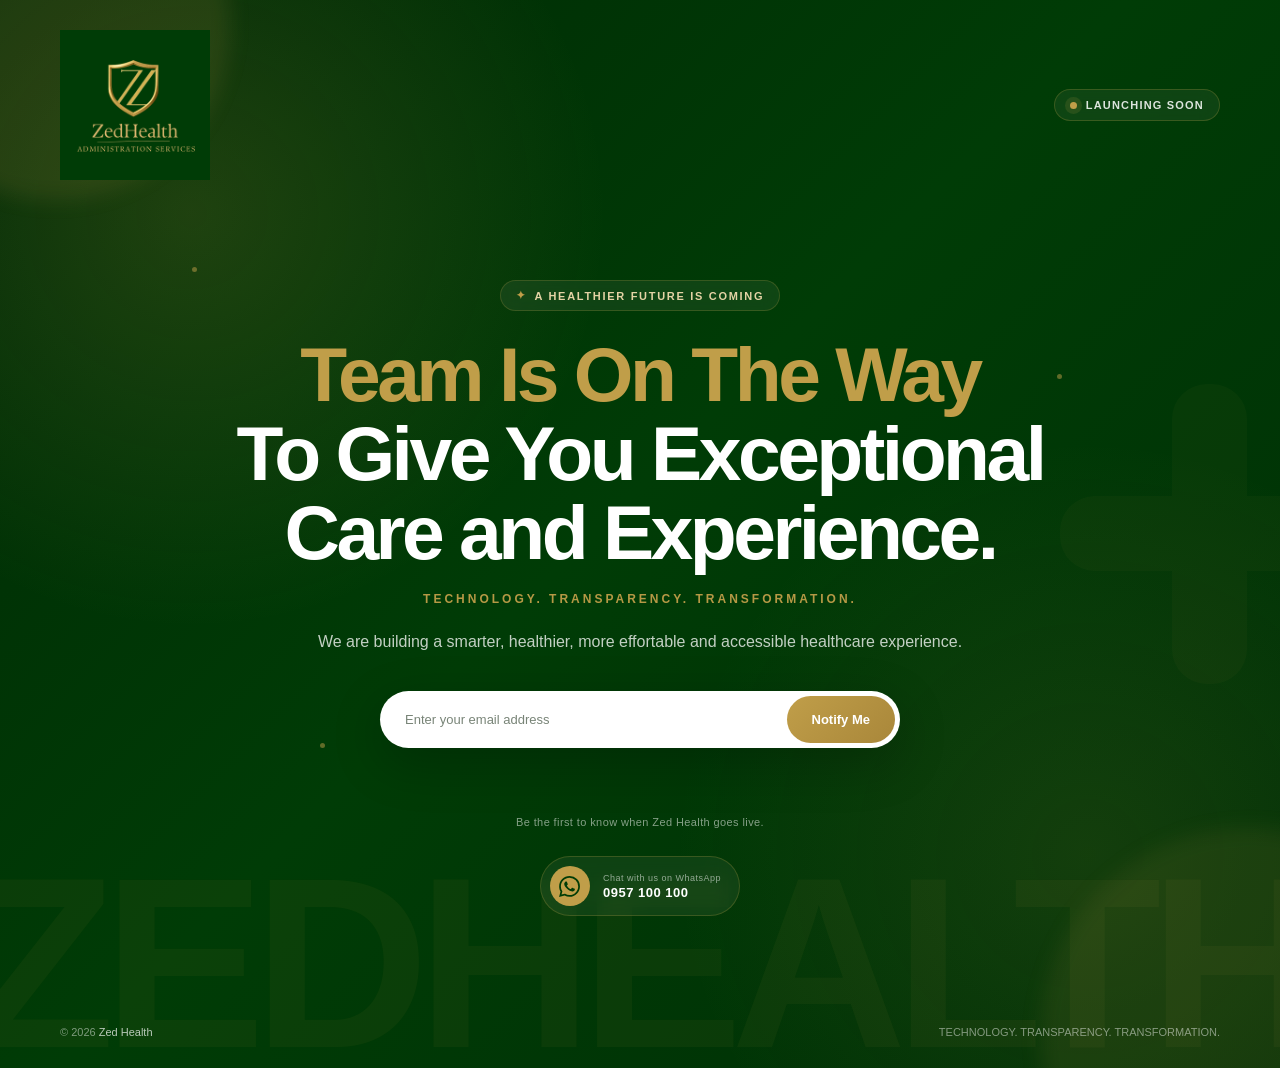
<file: Zed Health/coimg soon/index.html>
<!DOCTYPE html>
<html lang="en">

<head>
    <meta charset="UTF-8">

    <meta name="viewport" content="width=device-width, initial-scale=1.0">

    <meta name="description"
        content="Zed Health — Transforming healthcare through innovation, technology and accessible solutions. Coming soon.">

    <title>Zed Health | Coming Soon</title>
    <style>
        /* =========================================================
   RESET
========================================================= */

        * {
            margin: 0;
            padding: 0;
            box-sizing: border-box;
        }

        html {
            scroll-behavior: smooth;
        }

        body {
            font-family:
                Inter,
                -apple-system,
                BlinkMacSystemFont,
                "Segoe UI",
                Roboto,
                Helvetica,
                Arial,
                sans-serif;

            min-height: 100vh;
            background: #003C06;
            color: #ffffff;
            overflow-x: hidden;
        }


        /* =========================================================
   MAIN CONTAINER
========================================================= */

        .coming-soon {
            position: relative;
            min-height: 100vh;
            width: 100%;
            overflow: hidden;

            display: flex;
            flex-direction: column;

            background:
                radial-gradient(circle at 15% 20%,
                    rgba(192, 158, 73, 0.16),
                    transparent 30%),

                radial-gradient(circle at 85% 80%,
                    rgba(192, 158, 73, 0.10),
                    transparent 30%),

                linear-gradient(135deg,
                    #002904 0%,
                    #003C06 48%,
                    #002F05 100%);
        }


        /* =========================================================
   OPTIONAL BACKGROUND IMAGE
========================================================= */

        .background-image {
            position: absolute;
            inset: 0;

            background-image:
                linear-gradient(rgba(0, 60, 6, 0.84),
                    rgba(0, 60, 6, 0.96)),
                url("assets/background.jpg");

            background-size: cover;
            background-position: center;

            opacity: 0.75;

            z-index: 0;
        }


        /* =========================================================
   DECORATIVE GLOW
========================================================= */

        .glow {
            position: absolute;
            border-radius: 50%;
            filter: blur(10px);
            pointer-events: none;
        }

        .glow-one {
            width: 350px;
            height: 350px;

            top: -150px;
            left: -120px;

            background: rgba(192, 158, 73, 0.12);
        }

        .glow-two {
            width: 420px;
            height: 420px;

            right: -180px;
            bottom: -180px;

            background: rgba(192, 158, 73, 0.09);
        }


        /* =========================================================
   MEDICAL CROSS
========================================================= */

        .medical-cross {
            position: absolute;

            width: 300px;
            height: 300px;

            right: -80px;
            top: 50%;

            transform: translateY(-50%);

            opacity: 0.035;

            pointer-events: none;
        }

        .medical-cross::before,
        .medical-cross::after {
            content: "";

            position: absolute;

            background: #C09E49;

            border-radius: 35px;
        }

        .medical-cross::before {
            width: 75px;
            height: 300px;

            left: 112px;
            top: 0;
        }

        .medical-cross::after {
            width: 300px;
            height: 75px;

            left: 0;
            top: 112px;
        }


        /* =========================================================
   NAVBAR
========================================================= */

        .navbar {
            position: relative;
            z-index: 10;

            width: 100%;
            max-width: 1240px;

            margin: 0 auto;

            padding: 30px 40px;

            display: flex;
            justify-content: space-between;
            align-items: center;
        }


        /* =========================================================
   LOGO
========================================================= */

        .logo {
            display: flex;
            align-items: center;

            text-decoration: none;
        }

        .logo img {
            width: 150px;
            height: auto;

            object-fit: contain;

            display: block;
        }

        .text-logo {
            display: none;

            font-size: 24px;
            font-weight: 700;

            letter-spacing: -0.8px;
        }

        .text-logo span {
            color: #C09E49;
        }


        /* =========================================================
   NAV STATUS
========================================================= */

        .nav-status {
            display: flex;
            align-items: center;
            gap: 9px;

            padding: 9px 15px;

            border: 1px solid rgba(192, 158, 73, 0.24);

            border-radius: 50px;

            background: rgba(255, 255, 255, 0.055);

            backdrop-filter: blur(10px);

            font-size: 11px;
            font-weight: 600;

            letter-spacing: 1.2px;

            text-transform: uppercase;

            color: rgba(255, 255, 255, 0.86);
        }

        .status-dot {
            width: 7px;
            height: 7px;

            border-radius: 50%;

            background: #C09E49;

            box-shadow:
                0 0 0 5px rgba(192, 158, 73, 0.14);

            animation: pulse 2s infinite;
        }

        @keyframes pulse {

            0% {
                box-shadow:
                    0 0 0 0 rgba(192, 158, 73, 0.40);
            }

            70% {
                box-shadow:
                    0 0 0 7px rgba(192, 158, 73, 0);
            }

            100% {
                box-shadow:
                    0 0 0 0 rgba(192, 158, 73, 0);
            }
        }


        /* =========================================================
   HERO
========================================================= */

        .hero {
            position: relative;
            z-index: 5;

            flex: 1;

            width: 100%;
            max-width: 1100px;

            margin: 0 auto;

            padding:
                70px 30px 90px;

            display: flex;
            flex-direction: column;

            align-items: center;
            justify-content: center;

            text-align: center;
        }


        /* =========================================================
   EYEBROW
========================================================= */

        .eyebrow {
            display: inline-flex;
            align-items: center;
            gap: 8px;

            margin-bottom: 24px;

            padding: 8px 15px;

            border: 1px solid rgba(192, 158, 73, 0.22);

            border-radius: 50px;

            background: rgba(255, 255, 255, 0.06);

            backdrop-filter: blur(8px);

            color: #E4D3A5;

            font-size: 11px;

            font-weight: 600;

            letter-spacing: 1.7px;

            text-transform: uppercase;
        }

        .eyebrow span {
            color: #C09E49;
        }


        /* =========================================================
   HEADLINE
========================================================= */

        .hero h1 {
            max-width: 900px;

            font-size: clamp(44px,
                    6vw,
                    78px);

            line-height: 1.03;

            letter-spacing: -3.5px;

            font-weight: 600;

            margin-bottom: 25px;
        }

        .hero h1 .highlight {
            color: #C09E49;
        }


        /* =========================================================
   BRAND TAGLINE
========================================================= */

        .tagline {
            margin-top: -5px;
            margin-bottom: 22px;

            color: #C09E49;

            font-size: 12px;

            font-weight: 700;

            letter-spacing: 3px;

            text-transform: uppercase;

            opacity: 0.95;
        }

        /* =========================================================
   DESCRIPTION
========================================================= */

        .description {
            max-width: 650px;

            color: rgba(255, 255, 255, 0.76);

            font-size: 16px;

            line-height: 1.7;

            margin-bottom: 36px;
        }


        /* =========================================================
   EMAIL FORM
========================================================= */

        .email-form {
            width: min(100%,
                    520px);

            display: flex;

            padding: 5px;

            background: #ffffff;

            border-radius: 60px;

            box-shadow:
                0 15px 50px rgba(0, 0, 0, 0.22);
        }

        .email-form input {
            flex: 1;

            min-width: 0;

            border: none;

            outline: none;

            padding:
                16px 20px;

            border-radius: 50px;

            font-size: 13px;

            color: #123D16;

            background: transparent;
        }

        .email-form input::placeholder {
            color: #788477;
        }

        .email-form button {
            border: none;

            padding:
                0 25px;

            border-radius: 50px;

            background:
                linear-gradient(135deg,
                    #C09E49,
                    #A9873A);

            color: #ffffff;

            font-size: 13px;

            font-weight: 600;

            cursor: pointer;

            transition:
                transform 0.25s ease,
                box-shadow 0.25s ease;
        }

        .email-form button:hover {
            transform: translateY(-1px);

            box-shadow:
                0 7px 20px rgba(192, 158, 73, 0.30);
        }


        /* =========================================================
   FORM MESSAGE
========================================================= */

        .form-message {
            min-height: 22px;

            margin-top: 14px;

            font-size: 12px;

            color: #E4D3A5;
        }


        /* =========================================================
   TRUST TEXT
========================================================= */

        .trust-text {
            margin-top: 32px;

            color: rgba(255, 255, 255, 0.52);

            font-size: 11px;

            letter-spacing: 0.4px;
        }


        /* =========================================================
   SOCIAL LINKS
========================================================= */

        .social-links {
            display: flex;

            align-items: center;

            gap: 10px;

            margin-top: 30px;
        }

        .social-link {
            width: 38px;
            height: 38px;

            display: flex;

            justify-content: center;
            align-items: center;

            border-radius: 50%;

            border: 1px solid rgba(192, 158, 73, 0.20);

            background: rgba(255, 255, 255, 0.055);

            color: rgba(255, 255, 255, 0.76);

            text-decoration: none;

            transition:
                all 0.25s ease;
        }

        .social-link:hover {
            background: #C09E49;

            border-color: #C09E49;

            color: #003C06;

            transform: translateY(-3px);
        }

        .social-link svg {
            width: 16px;
            height: 16px;

            fill: currentColor;
        }

        /* =========================================================
   WHATSAPP CONTACT
========================================================= */

        .contact-whatsapp {
            margin-top: 28px;

            display: flex;
            justify-content: center;
        }

        .whatsapp-link {
            display: inline-flex;

            align-items: center;

            gap: 13px;

            padding: 9px 18px 9px 9px;

            border-radius: 50px;

            border: 1px solid rgba(192, 158, 73, 0.24);

            background: rgba(255, 255, 255, 0.055);

            backdrop-filter: blur(10px);

            color: #ffffff;

            text-decoration: none;

            transition:
                transform 0.25s ease,
                background 0.25s ease,
                border-color 0.25s ease,
                box-shadow 0.25s ease;
        }

        .whatsapp-link:hover {
            transform: translateY(-3px);

            background: rgba(192, 158, 73, 0.12);

            border-color: #C09E49;

            box-shadow:
                0 10px 30px rgba(192, 158, 73, 0.16);
        }


        /* WhatsApp icon */

        .whatsapp-icon {
            width: 40px;
            height: 40px;

            display: flex;

            align-items: center;
            justify-content: center;

            border-radius: 50%;

            background: #C09E49;

            color: #003C06;

            flex-shrink: 0;
        }

        .whatsapp-icon svg {
            width: 21px;
            height: 21px;

            fill: currentColor;
        }


        /* WhatsApp text */

        .whatsapp-text {
            display: flex;

            flex-direction: column;

            align-items: flex-start;

            gap: 2px;
        }

        .whatsapp-text small {
            color: rgba(255, 255, 255, 0.55);

            font-size: 9px;

            font-weight: 500;

            letter-spacing: 0.5px;
        }

        .whatsapp-text strong {
            color: #ffffff;

            font-size: 13px;

            font-weight: 600;

            letter-spacing: 0.5px;
        }

        /* =========================================================
   BOTTOM BRAND WATERMARK
========================================================= */

        .brand-watermark {
            position: absolute;

            z-index: 1;

            bottom: -35px;

            left: 50%;

            transform: translateX(-50%);

            white-space: nowrap;

            font-size: clamp(120px,
                    19vw,
                    290px);

            font-weight: 800;

            letter-spacing: -12px;

            color: rgba(192, 158, 73, 0.055);

            pointer-events: none;

            user-select: none;
        }


        /* =========================================================
   FOOTER
========================================================= */

        .footer {
            position: relative;

            z-index: 10;

            width: 100%;

            max-width: 1240px;

            margin: 0 auto;

            padding:
                20px 40px 30px;

            display: flex;

            justify-content: space-between;

            align-items: center;

            color: rgba(255, 255, 255, 0.48);

            font-size: 11px;
        }

        .footer strong {
            color: rgba(255, 255, 255, 0.72);

            font-weight: 500;
        }


        /* =========================================================
   FLOATING DOTS
========================================================= */

        .dot {
            position: absolute;

            width: 5px;
            height: 5px;

            border-radius: 50%;

            background: #C09E49;

            opacity: 0.5;

            animation:
                float 5s ease-in-out infinite;
        }

        .dot-one {
            top: 25%;
            left: 15%;
        }

        .dot-two {
            top: 35%;
            right: 17%;

            animation-delay: 1s;
        }

        .dot-three {
            bottom: 30%;
            left: 25%;

            animation-delay: 2s;
        }

        @keyframes float {

            0%,
            100% {
                transform: translateY(0);
            }

            50% {
                transform: translateY(-12px);
            }
        }


        /* =========================================================
   TABLET
========================================================= */

        @media (max-width: 900px) {

            .navbar {
                padding:
                    25px 25px;
            }

            .hero {
                padding:
                    60px 25px 90px;
            }

            .hero h1 {
                letter-spacing: -2.5px;
            }

            .footer {
                padding:
                    20px 25px 25px;
            }
        }


        /* =========================================================
   MOBILE
========================================================= */

        @media (max-width: 600px) {

            .navbar {
                padding:
                    22px 20px;
            }

            .logo img {
                width: 125px;
            }

            .nav-status {
                padding:
                    7px 11px;

                font-size: 9px;

                letter-spacing: 1px;
            }

            .hero {
                padding:
                    45px 20px 70px;
            }

            .eyebrow {
                font-size: 9px;

                letter-spacing: 1.4px;

                margin-bottom: 20px;
            }

            .hero h1 {
                font-size: clamp(38px,
                        11vw,
                        55px);

                line-height: 1.05;

                letter-spacing: -2px;

                margin-bottom: 20px;
            }

            .description {
                font-size: 14px;

                line-height: 1.65;

                margin-bottom: 28px;
            }

            .email-form {
                width: 100%;

                flex-direction: column;

                padding: 6px;

                border-radius: 18px;

                gap: 5px;
            }

            .email-form input {
                width: 100%;

                padding:
                    15px 17px;

                text-align: center;
            }

            .email-form button {
                min-height: 47px;

                width: 100%;
            }

            .trust-text {
                margin-top: 24px;

                font-size: 10px;

                max-width: 280px;

                line-height: 1.5;
            }

            .social-links {
                margin-top: 25px;
            }

            .brand-watermark {
                bottom: -5px;

                font-size: 95px;

                letter-spacing: -5px;
            }

            .medical-cross {
                width: 200px;
                height: 200px;

                right: -70px;
            }

            .medical-cross::before {
                width: 50px;
                height: 200px;

                left: 75px;
            }

            .medical-cross::after {
                width: 200px;
                height: 50px;

                left: 0;
                top: 75px;
            }

            .footer {
                padding:
                    18px 20px 25px;

                flex-direction: column;

                gap: 8px;

                text-align: center;

                font-size: 10px;
            }

            .tagline {
                max-width: 320px;

                margin-top: 0;
                margin-bottom: 20px;

                font-size: 9px;

                letter-spacing: 2px;

                line-height: 1.6;
            }

            .contact-whatsapp {
                margin-top: 23px;
            }

            .whatsapp-link {
                padding:
                    8px 15px 8px 8px;

                gap: 10px;
            }

            .whatsapp-icon {
                width: 37px;
                height: 37px;
            }

            .whatsapp-icon svg {
                width: 19px;
                height: 19px;
            }

            .whatsapp-text small {
                font-size: 8px;
            }

            .whatsapp-text strong {
                font-size: 12px;
            }
        }


        /* =========================================================
   VERY SMALL SCREENS
========================================================= */

        @media (max-width: 380px) {

            .nav-status {
                display: none;
            }

            .hero h1 {
                font-size: 36px;
            }

            .description {
                font-size: 13px;
            }

            .brand-watermark {
                font-size: 75px;
            }
        }
    </style>
</head>


<body>


    <div class="coming-soon">


        <!-- =========================================================
         OPTIONAL BACKGROUND IMAGE

         To use a background image, remove the comments below
         and put your image inside assets/background.jpg

    ========================================================== -->

        <!--
    <div class="background-image"></div>
    -->


        <!-- Decorative elements -->

        <div class="glow glow-one"></div>
        <div class="glow glow-two"></div>

        <div class="medical-cross"></div>

        <div class="dot dot-one"></div>
        <div class="dot dot-two"></div>
        <div class="dot dot-three"></div>


        <!-- =========================================================
         NAVBAR
    ========================================================== -->

        <header class="navbar">


            <!-- LOGO -->

            <a href="#" class="logo">

                <!--
                CHANGE THIS PATH TO YOUR LOGO

                Example:
                assets/zed-health-logo.png
            -->

                <img src="./assets/logo.jpeg" alt="Zed Health">

                <!--
                If you don't have a logo yet,
                you can use this text instead.
            -->

                <div class="text-logo">
                    Zed<span>Health</span>
                </div>

            </a>


            <!-- STATUS -->

            <div class="nav-status">

                <span class="status-dot"></span>

                Launching Soon

            </div>


        </header>



        <!-- =========================================================
         HERO SECTION
    ========================================================== -->

        <main class="hero">


            <!-- EYEBROW -->

            <div class="eyebrow">

                <span>✦</span>

                A healthier future is coming

            </div>



            <!-- MAIN HEADING -->

            <h1>

                <span class="highlight">
                    Team Is On The Way
                </span>

                <br>
                To Give You Exceptional Care and Experience.

            </h1>



            <!-- DESCRIPTION -->

            <div class="tagline">
                TECHNOLOGY. TRANSPARENCY. TRANSFORMATION.
            </div>

            <p class="description">

                We are building a smarter, healthier, more effortable and accessible healthcare experience.

            </p>



            <!-- EMAIL FORM -->

            <form class="email-form" id="notifyForm">

                <input type="email" id="email" placeholder="Enter your email address" autocomplete="email" required>

                <button type="submit">

                    Notify Me

                </button>

            </form>


            <!-- FORM MESSAGE -->

            <div class="form-message" id="formMessage"></div>



            <!-- TRUST TEXT -->

            <p class="trust-text">

                Be the first to know when Zed Health goes live.

            </p>



            <!-- =====================================================
             SOCIAL MEDIA
        ====================================================== -->

            <div class="contact-whatsapp">

                <a href="https://wa.me/0957100100" class="whatsapp-link" target="_blank" rel="noopener noreferrer"
                    aria-label="Contact ZedHealth on WhatsApp">

                    <span class="whatsapp-icon">

                        <svg viewBox="0 0 24 24" aria-hidden="true">
                            <path
                                d="M20.52 3.48A11.87 11.87 0 0 0 12.05 0C5.5 0 .17 5.33.17 11.88c0 2.09.55 4.13 1.59 5.92L.07 24l6.34-1.66a11.9 11.9 0 0 0 5.64 1.43h.01c6.55 0 11.88-5.33 11.88-11.88 0-3.18-1.24-6.17-3.42-8.41ZM12.06 21.8h-.01a9.9 9.9 0 0 1-5.05-1.38l-.36-.21-3.76.98 1-3.66-.23-.38a9.87 9.87 0 0 1-1.51-5.27C2.14 6.42 6.58 2 12.05 2a9.85 9.85 0 0 1 7 2.9 9.85 9.85 0 0 1 2.9 7.01c0 5.47-4.43 9.89-9.89 9.89Zm5.42-7.41c-.3-.15-1.77-.87-2.04-.97-.27-.1-.47-.15-.67.15-.2.3-.77.97-.94 1.17-.17.2-.35.22-.65.07-.3-.15-1.26-.46-2.4-1.47-.89-.79-1.49-1.77-1.66-2.07-.17-.3-.02-.46.13-.61.13-.13.3-.35.45-.52.15-.17.2-.3.3-.5.1-.2.05-.37-.02-.52-.07-.15-.67-1.62-.92-2.22-.24-.58-.49-.5-.67-.51h-.57c-.2 0-.52.07-.79.37-.27.3-1.04 1.02-1.04 2.49s1.07 2.89 1.22 3.09c.15.2 2.1 3.21 5.08 4.5.71.31 1.27.5 1.7.64.71.23 1.35.2 1.86.12.57-.09 1.77-.72 2.02-1.42.25-.7.25-1.3.17-1.42-.07-.12-.27-.2-.57-.35Z" />
                        </svg>

                    </span>

                    <span class="whatsapp-text">
                        <small>Chat with us on WhatsApp</small>
                        <strong>0957 100 100</strong>
                    </span>

                </a>

            </div>


        </main>



        <!-- =========================================================
         WATERMARK
    ========================================================== -->

        <div class="brand-watermark">

            ZEDHEALTH

        </div>



        <!-- =========================================================
         FOOTER
    ========================================================== -->

        <footer class="footer">

            <span>
                © 2026 <strong>Zed Health</strong>
            </span>

            <span>
                TECHNOLOGY. TRANSPARENCY. TRANSFORMATION.
            </span>

        </footer>


    </div>



    <script>

        /* =========================================================
           EMAIL FORM
        ========================================================= */

        const form =
            document.getElementById("notifyForm");

        const email =
            document.getElementById("email");

        const message =
            document.getElementById("formMessage");


        form.addEventListener(
            "submit",
            function (event) {

                event.preventDefault();

                const emailValue =
                    email.value.trim();


                if (!emailValue) {

                    message.textContent =
                        "Please enter your email address.";

                    return;
                }


                /*
                    Basic email validation
                */

                const emailPattern =
                    /^[^\s@]+@[^\s@]+\.[^\s@]+$/;


                if (!emailPattern.test(emailValue)) {

                    message.textContent =
                        "Please enter a valid email address.";

                    return;
                }


                /*
                    FRONT-END DEMO
    
                    At this stage this only displays
                    a success message.
    
                    Later you can connect this form
                    to:
    
                    - Formspree
                    - Mailchimp
                    - Brevo
                    - Your own backend/API
                */

                message.textContent =
                    "Thank you! We'll let you know when we launch.";

                email.value = "";

            }
        );

    </script>


</body>

</html>
</file>
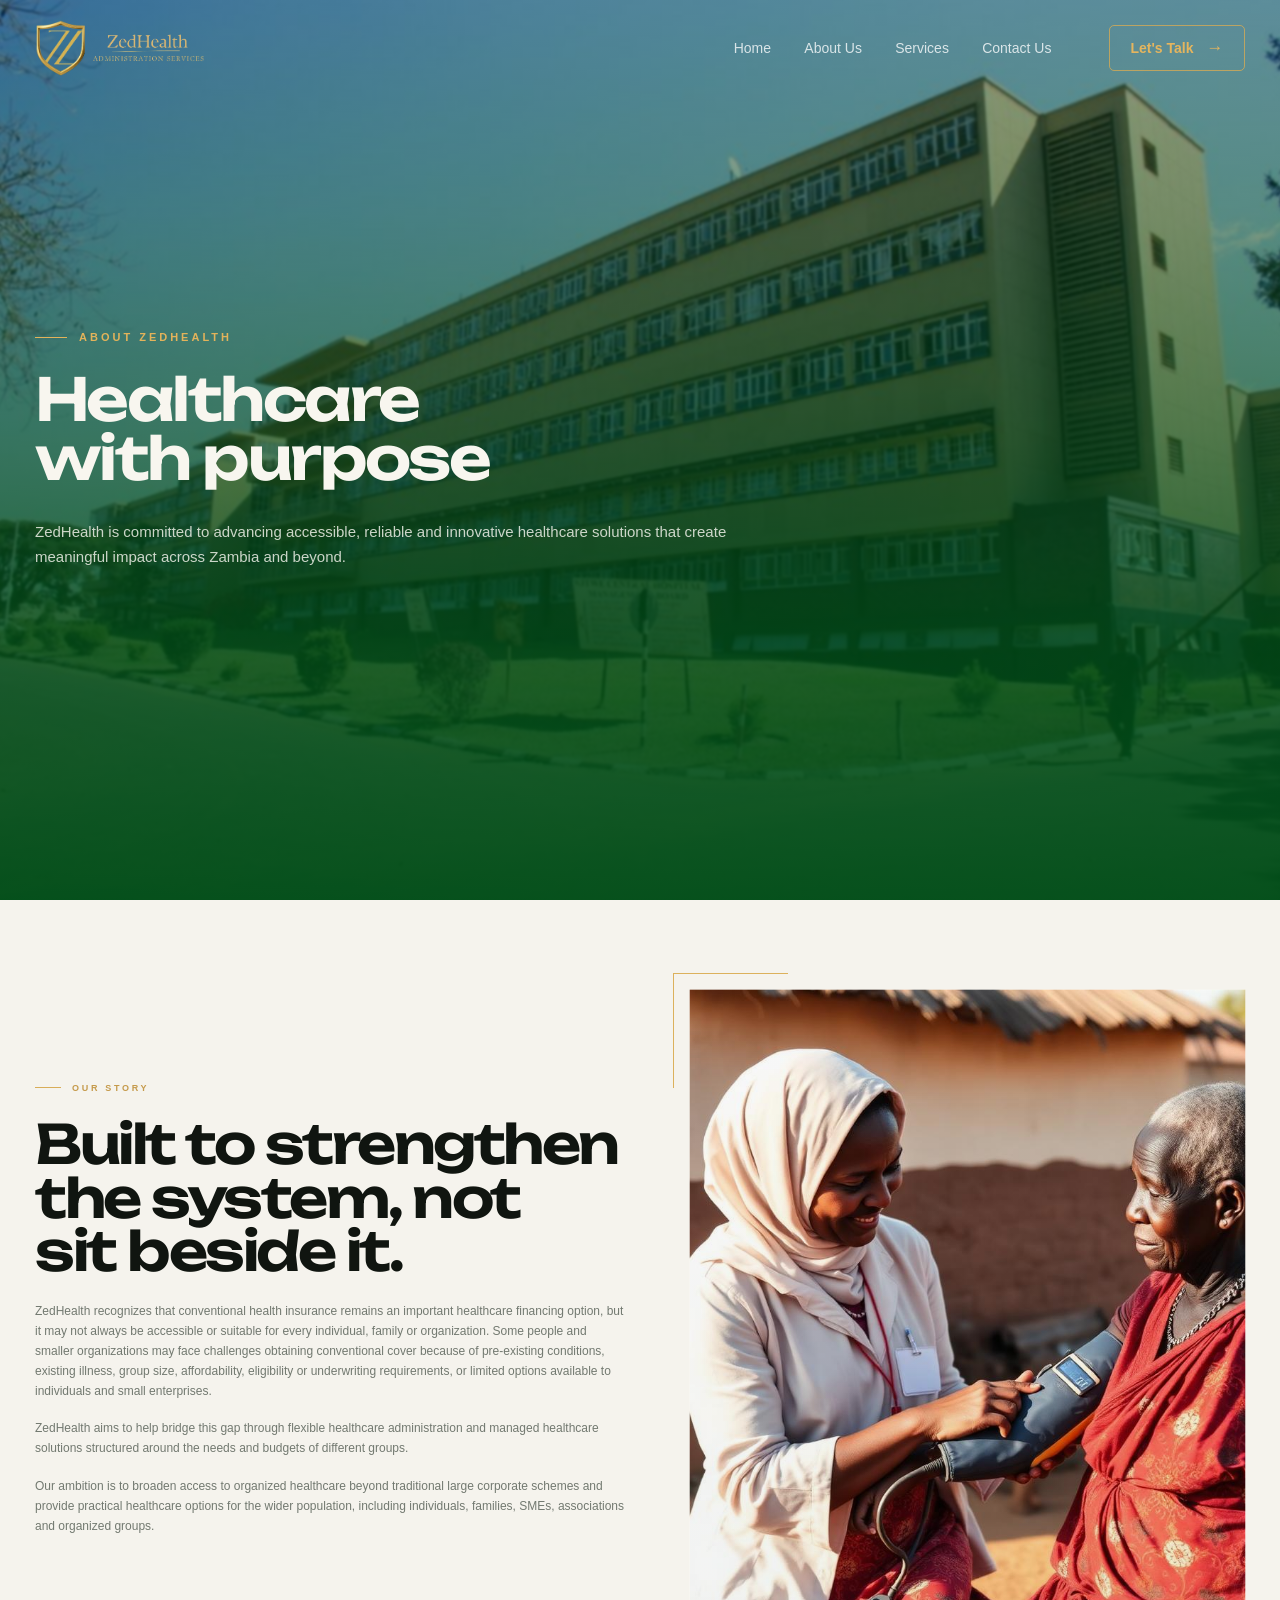
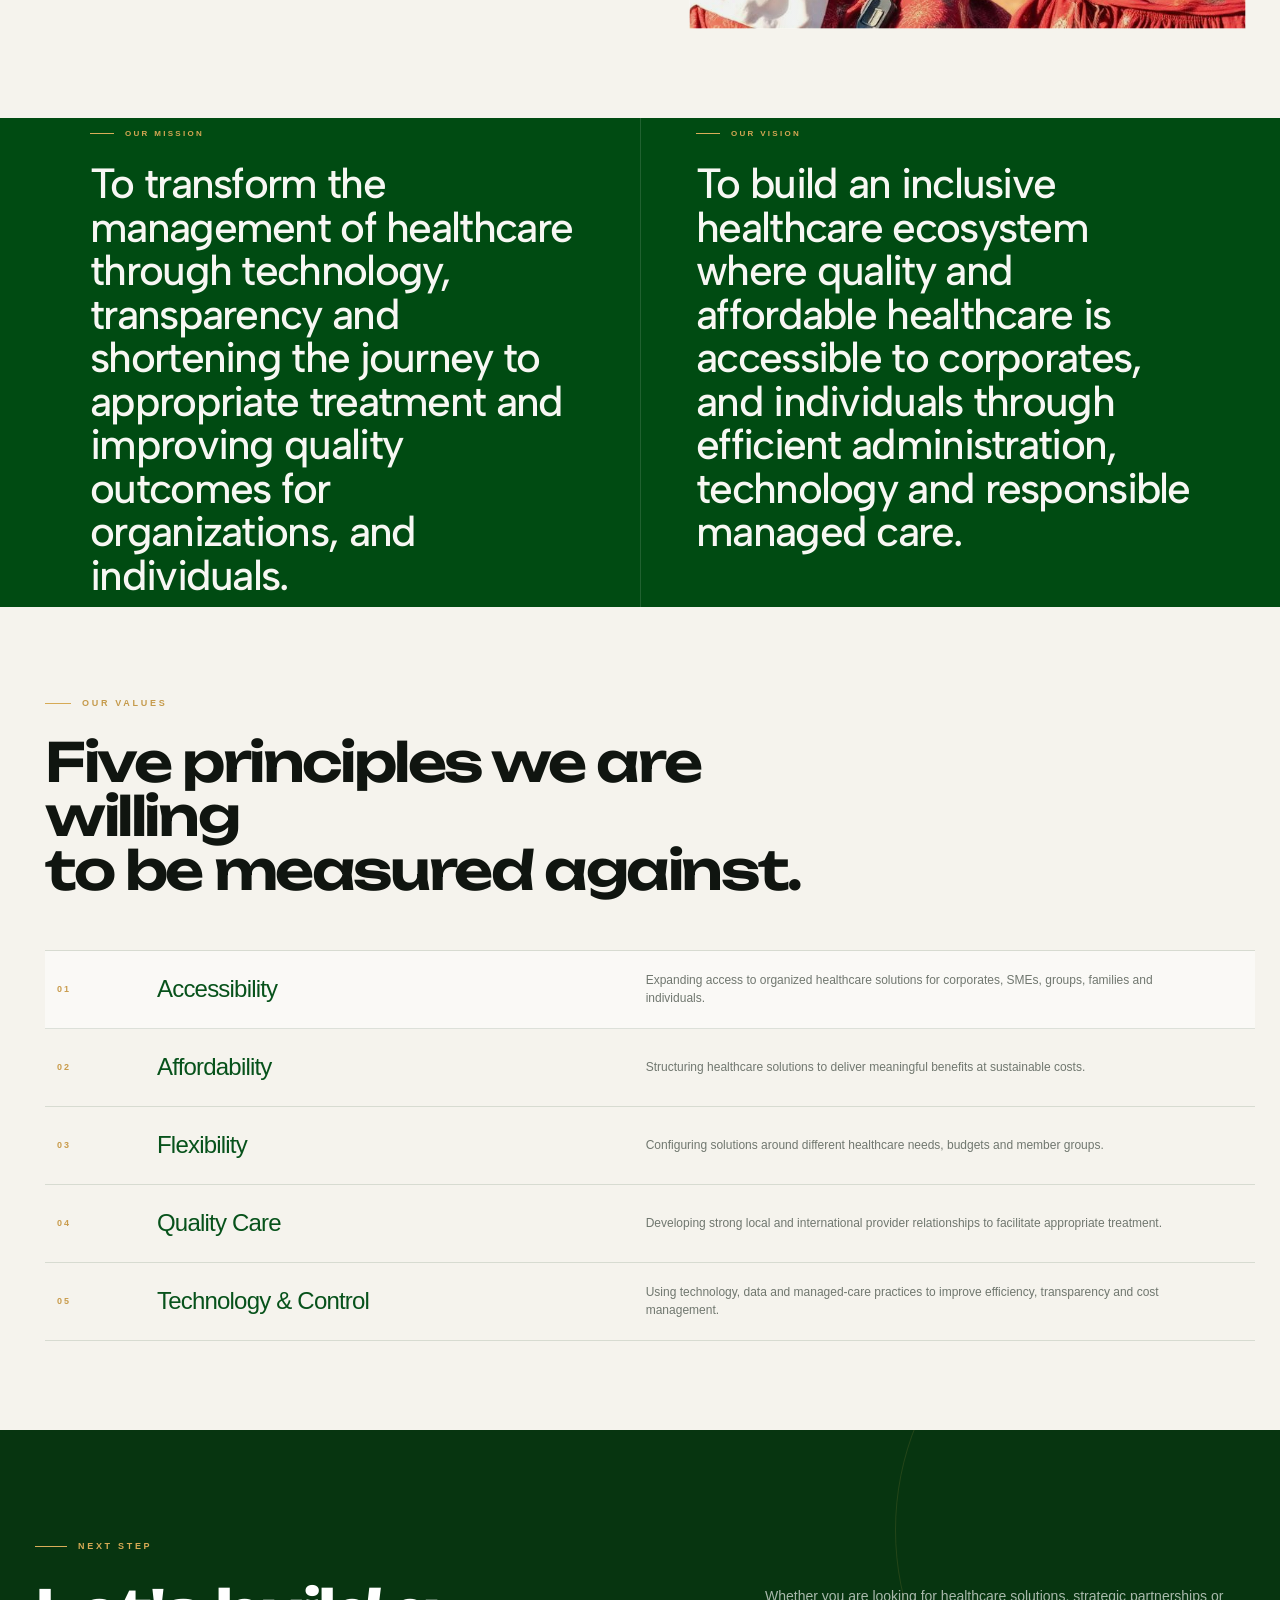
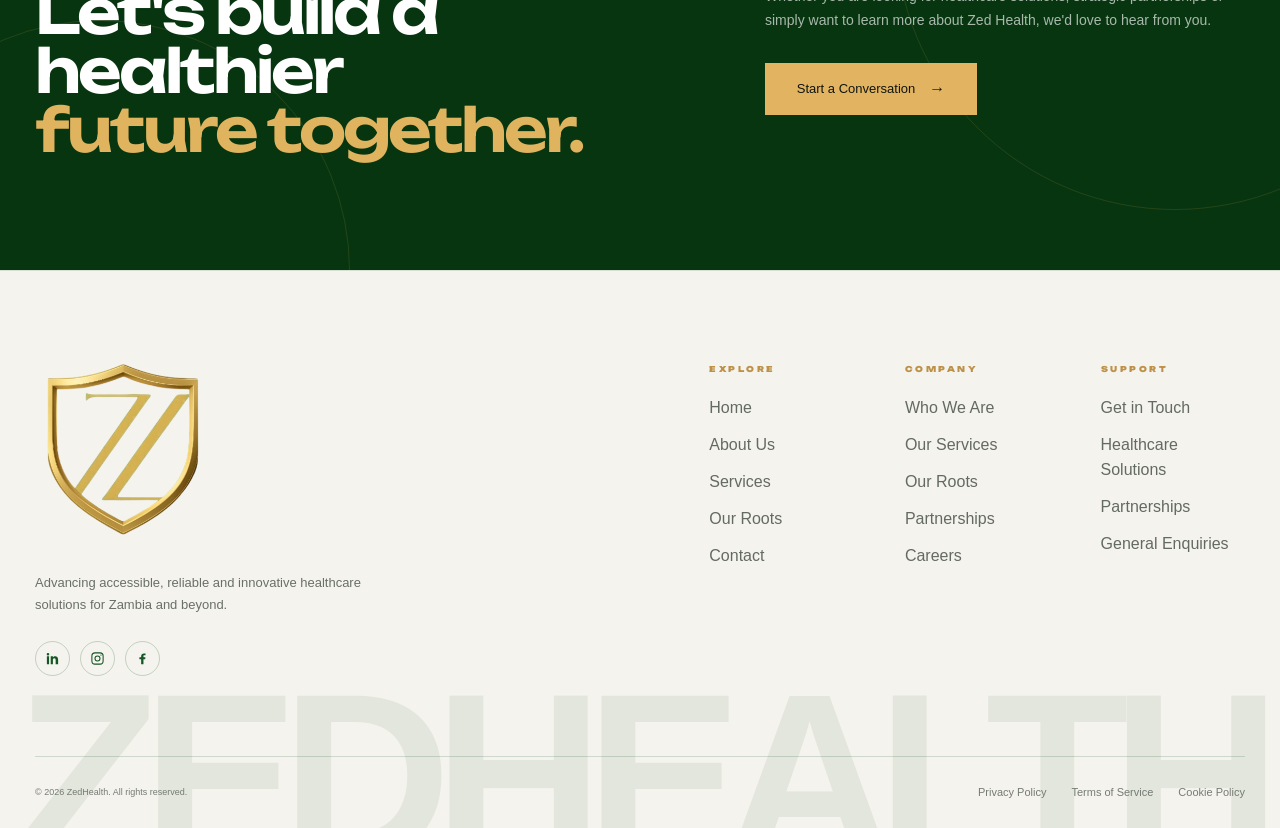
<file: Zed Health/about_us.html>
<!DOCTYPE html>
<html lang="en">

<head>
    <meta charset="UTF-8">
    <meta name="viewport" content="width=device-width, initial-scale=1.0">

    <title>Zed Health</title>

    <link rel="stylesheet" href="about.css">
</head>

<body>

    <!-- =========================
         HERO SECTION
    ========================== -->
    <section class="hero" id="home">

        <!-- Background Image -->
        <img src="assets/hospital.jpg" alt="Zed Health healthcare" class="hero-background">

        <!-- Dark Green Overlay -->
        <div class="hero-overlay"></div>

        <!-- Navbar + Hero Content will come here -->


        <!-- =========================
             NAVBAR
        ========================== -->

        <header class="navbar">

            <div class="navbar-inner">

                <!-- Logo -->
                <a href="home.html" class="brand">

                    <img src="./assets/logo1.png" alt="Zed Health" class="brand-logo">

                </a>


                <!-- Desktop Navigation -->
                <nav class="nav-links">

                    <a href="home.html">Home</a>
                    <a href="about_us.html">About Us</a>
                    <a href="services.html">Services</a>
                    <a href="contact.html">Contact Us</a>

                </nav>


                <!-- CTA -->
                <a href="contact.html" class="nav-cta">

                    <span>Let's Talk</span>
                    <span class="arrow">→</span>

                </a>


                <!-- Mobile Menu Button -->
                <button class="menu-toggle" id="menuToggle" aria-label="Open Menu" aria-expanded="false">

                    <span></span>
                    <span></span>

                </button>

            </div>

        </header>

        <!-- =========================================
     MOBILE NAVIGATION DRAWER
========================================= -->

        <div class="mobile-menu-overlay" id="mobileMenuOverlay"></div>

        <aside class="mobile-drawer" id="mobileDrawer" aria-hidden="true">

            <!-- Drawer Header -->

            <div class="mobile-drawer-header">

                <a href="home.html" class="mobile-drawer-logo">
                    <img src="./assets/logo1.png" alt="Zed Health">
                </a>

                <button class="mobile-close" id="mobileClose" aria-label="Close Menu">
                    <span></span>
                    <span></span>
                </button>

            </div>


            <!-- Drawer Navigation -->

            <nav class="mobile-nav-links">

                <a href="home.html">
                    <span>Home</span>
                    <span>→</span>
                </a>

                <a href="about_us.html">
                    <span>About Us</span>
                    <span>→</span>
                </a>

                <a href="services.html">
                    <span>Services</span>
                    <span>→</span>
                </a>

                <a href="contact.html">
                    <span>Contact Us</span>
                    <span>→</span>
                </a>

            </nav>


            <!-- Drawer Bottom CTA -->

            <div class="mobile-drawer-bottom">

                <p>Ready to build better healthcare?</p>

                <a href="contact.html" class="mobile-drawer-cta">

                    <span>Let's Talk</span>

                    <span>→</span>

                </a>

            </div>

        </aside>

        <!-- =========================
             HERO CONTENT
        ========================== -->
        <div class="hero-container">

            <div class="hero-content">

                <!-- Eyebrow -->
                <div class="hero-eyebrow">

                    <span class="eyebrow-line"></span>

                    <span>
                        ABOUT ZEDHEALTH
                    </span>

                </div>


                <!-- Main Heading -->
                <h1 class="hero-title">

                    <span>Healthcare</span>

                    <span>with purpose</span>

                    <!-- <span class="highlight">
                        A Healthier Future.
                    </span> -->

                </h1>


                <!-- Description -->
                <p class="hero-description">
                    ZedHealth is committed to advancing accessible,
                    reliable and innovative healthcare solutions that
                    create meaningful impact across Zambia and beyond.
                </p>


                <!-- Buttons -->
                <!-- <div class="hero-actions">

                    <a href="#services" class="primary-button">
                        <span>Explore Our Services</span>
                        <span>→</span>
                    </a>

                    <a href="#about" class="secondary-button">
                        <span>Discover Zed Health</span>
                        <span>→</span>
                    </a>

                </div> -->

            </div>

        </div>

    </section>

    <!-- =========================================
     OUR STORY SECTION
========================================= -->

    <section class="story-section" id="story">

        <div class="story-container">

            <!-- =================================
             LEFT: STORY CONTENT
        ================================== -->

            <div class="story-content">

                <!-- Eyebrow -->

                <div class="story-eyebrow">

                    <span class="story-eyebrow-line"></span>

                    <span>OUR STORY</span>

                </div>


                <!-- Main Heading -->

                <h2 class="story-title">

                    Built to strengthen
                    <br>
                    the system, not
                    <br>
                    sit beside it.

                </h2>


                <!-- Paragraph 1 -->

                <p class="story-text">

                    ZedHealth recognizes that conventional health insurance remains an important healthcare financing
                    option, but it may not always be accessible or suitable for every individual, family or
                    organization.
                    Some people and smaller organizations may face challenges obtaining conventional cover because of
                    pre-existing conditions, existing illness, group size, affordability, eligibility or underwriting
                    requirements, or limited options available to individuals and small enterprises.


                </p>


                <!-- Paragraph 2 -->

                <p class="story-text">

                    ZedHealth aims to help bridge this gap through flexible healthcare administration and managed healthcare solutions structured around the needs and budgets of different groups.

                </p>


                <!-- Paragraph 3 -->

                <p class="story-text story-text-last">

                    Our ambition is to broaden access to organized healthcare beyond traditional large corporate schemes and provide practical healthcare options for the wider population, including individuals, families, SMEs, associations and organized groups.

                </p>

            </div>


            <!-- =================================
             RIGHT: IMAGE
        ================================== -->

            <div class="story-image-wrapper">

                <!-- Decorative top-left frame -->

                <span class="story-frame story-frame-top"></span>

                <img src="./assets/image2.jpg" alt="Zed Health healthcare worker supporting a patient"
                    class="story-image">

                <!-- Optional image overlay -->

                <span class="story-image-overlay"></span>

            </div>

        </div>

    </section>

    <!-- =========================================
     MISSION & VISION
========================================= -->

    <section class="mission-vision-section" id="mission">

        <div class="mission-vision-container">

            <!-- =================================
             MISSION
        ================================== -->

            <article class="mission-vision-card">

                <div class="mv-eyebrow">

                    <span class="mv-eyebrow-line"></span>

                    <span>OUR MISSION</span>

                </div>


                <h2 class="mv-title">

                    To transform the management of healthcare through technology, transparency and shortening the journey to appropriate treatment and improving quality outcomes for organizations, and individuals.

                </h2>

            </article>


            <!-- =================================
             VISION
        ================================== -->

            <article class="mission-vision-card">

                <div class="mv-eyebrow">

                    <span class="mv-eyebrow-line"></span>

                    <span>OUR VISION</span>

                </div>


                <h2 class="mv-title">

                    To build an inclusive healthcare ecosystem where quality and affordable healthcare is accessible to corporates, and individuals through efficient administration, technology and responsible managed care.

                </h2>

            </article>

        </div>

    </section>

    <!-- =========================================
     OUR VALUES SECTION
========================================= -->

    <section class="values-section" id="values">

        <div class="values-container">

            <!-- =================================
             SECTION HEADER
        ================================== -->

            <div class="values-header">

                <div class="values-eyebrow">

                    <span class="values-eyebrow-line"></span>

                    <span>OUR VALUES</span>

                </div>


                <h2 class="values-heading">
                    Five principles we are willing
                    <br class="values-desktop-break">
                    to be measured against.
                </h2>

            </div>


            <!-- =================================
             VALUES LIST
        ================================== -->

            <div class="values-list">


                <!-- VALUE 01 -->

                <article class="value-row">

                    <div class="value-number">
                        01
                    </div>

                    <div class="value-name">
                        Accessibility
                    </div>

                    <div class="value-description">
                       Expanding access to organized healthcare solutions for corporates, SMEs, groups, families and individuals.
                    </div>

                    <span class="value-arrow">
                        →
                    </span>

                </article>


                <!-- VALUE 02 -->

                <article class="value-row">

                    <div class="value-number">
                        02
                    </div>

                    <div class="value-name">
                        Affordability
                    </div>

                    <div class="value-description">
                        Structuring healthcare solutions to deliver meaningful benefits at sustainable costs.
                    </div>

                    <span class="value-arrow">
                        →
                    </span>

                </article>


                <!-- VALUE 03 -->

                <article class="value-row">

                    <div class="value-number">
                        03
                    </div>

                    <div class="value-name">
                        Flexibility
                    </div>

                    <div class="value-description">
                        Configuring solutions around different healthcare needs, budgets and member groups.
                    </div>

                    <span class="value-arrow">
                        →
                    </span>

                </article>


                <!-- VALUE 04 -->

                <article class="value-row">

                    <div class="value-number">
                        04
                    </div>

                    <div class="value-name">
                        Quality Care
                    </div>

                    <div class="value-description">
                       Developing strong local and international provider relationships to facilitate appropriate treatment.
                    </div>

                    <span class="value-arrow">
                        →
                    </span>

                </article>


                <!-- VALUE 05 -->

                <article class="value-row">

                    <div class="value-number">
                        05
                    </div>

                    <div class="value-name">
                        Technology & Control
                    </div>

                    <div class="value-description">
                        Using technology, data and managed-care practices to improve efficiency, transparency and cost management.
                    </div>

                    <span class="value-arrow">
                        →
                    </span>

                </article>


            </div>

        </div>

    </section>

    <!-- =========================================
     CTA / NEXT STEP SECTION
========================================= -->

    <section class="cta-section" id="contact">

        <!-- Decorative circles -->
        <div class="cta-circle cta-circle-left"></div>
        <div class="cta-circle cta-circle-right"></div>


        <div class="cta-container">

            <!-- =================================
             LEFT CONTENT
        ================================== -->

            <div class="cta-heading-wrapper">

                <!-- Eyebrow -->
                <div class="cta-eyebrow">

                    <span class="cta-eyebrow-line"></span>

                    <span>NEXT STEP</span>

                </div>


                <!-- Main Heading -->
                <h2 class="cta-title">

                    Let's build a healthier
                    <br>
                    <span>future together.</span>

                </h2>

            </div>


            <!-- =================================
             RIGHT CONTENT
        ================================== -->

            <div class="cta-content">

                <p class="cta-description">

                    Whether you are looking for healthcare solutions,
                    strategic partnerships or simply want to learn more
                    about Zed Health, we'd love to hear from you.

                </p>


                <!-- CTA Button -->

                <a href="#contact-form" class="cta-button">

                    <span>Start a Conversation</span>

                    <span class="cta-button-arrow">→</span>

                </a>

            </div>

        </div>

    </section>

    <!-- =========================================
     FOOTER
========================================= -->

    <footer class="site-footer">

        <!-- Large background brand watermark -->
        <div class="footer-watermark" aria-hidden="true">
            ZEDHEALTH
        </div>


        <div class="footer-container">

            <!-- =================================
             TOP FOOTER
        ================================== -->

            <div class="footer-main">


                <!-- =================================
                 BRAND
            ================================== -->

                <div class="footer-brand">

                    <a href="#home" class="footer-logo-link">

                        <img src="./assets/logo2.png" alt="Zed Health" class="footer-logo">

                    </a>


                    <p class="footer-description">

                        Advancing accessible, reliable and innovative
                        healthcare solutions for Zambia and beyond.

                    </p>


                    <!-- =================================
     SOCIAL MEDIA
================================= -->

                    <div class="footer-socials">

                        <!-- LinkedIn -->
                        <a href="#" class="footer-social" aria-label="LinkedIn">
                            <svg viewBox="0 0 24 24" aria-hidden="true">
                                <path
                                    d="M6.5 8.5H3V21h3.5V8.5ZM4.75 3A2.05 2.05 0 1 0 4.75 7.1 2.05 2.05 0 0 0 4.75 3ZM21 13.8c0-3.75-2-5.5-4.7-5.5-2.15 0-3.1 1.18-3.65 2.02V8.5H9.15V21h3.5v-6.2c0-1.64.3-3.23 2.35-3.23 2.02 0 2.05 1.88 2.05 3.34V21H21v-7.2Z" />
                            </svg>
                        </a>


                        <!-- Instagram -->
                        <a href="#" class="footer-social" aria-label="Instagram">
                            <svg viewBox="0 0 24 24" aria-hidden="true">
                                <rect x="3" y="3" width="18" height="18" rx="5" ry="5" />

                                <circle cx="12" cy="12" r="4" />

                                <circle cx="17.5" cy="6.5" r="1" class="instagram-dot" />
                            </svg>
                        </a>


                        <!-- Facebook -->
                        <a href="#" class="footer-social" aria-label="Facebook">
                            <svg viewBox="0 0 24 24" aria-hidden="true">
                                <path
                                    d="M13.5 21v-8h2.75l.4-3h-3.15V8.1c0-.87.24-1.46 1.5-1.46h1.8V3.96c-.31-.04-1.37-.13-2.6-.13-2.58 0-4.35 1.58-4.35 4.48V10H7v3h2.85v8h3.65Z" />
                            </svg>
                        </a>

                    </div>

                </div>



                <!-- =================================
                 FOOTER NAVIGATION
            ================================== -->

                <div class="footer-navigation">


                    <!-- Explore -->

                    <div class="footer-column">

                        <h3 class="footer-column-title">
                            EXPLORE
                        </h3>

                        <ul class="footer-links">

                            <li>
                                <a href="#home">
                                    Home
                                </a>
                            </li>

                            <li>
                                <a href="#about">
                                    About Us
                                </a>
                            </li>

                            <li>
                                <a href="#services">
                                    Services
                                </a>
                            </li>

                            <li>
                                <a href="#roots">
                                    Our Roots
                                </a>
                            </li>

                            <li>
                                <a href="#contact">
                                    Contact
                                </a>
                            </li>

                        </ul>

                    </div>



                    <!-- Company -->

                    <div class="footer-column">

                        <h3 class="footer-column-title">
                            COMPANY
                        </h3>

                        <ul class="footer-links">

                            <li>
                                <a href="#about">
                                    Who We Are
                                </a>
                            </li>

                            <li>
                                <a href="#services">
                                    Our Services
                                </a>
                            </li>

                            <li>
                                <a href="#roots">
                                    Our Roots
                                </a>
                            </li>

                            <li>
                                <a href="#contact">
                                    Partnerships
                                </a>
                            </li>

                            <li>
                                <a href="#contact">
                                    Careers
                                </a>
                            </li>

                        </ul>

                    </div>



                    <!-- Support -->

                    <div class="footer-column">

                        <h3 class="footer-column-title">
                            SUPPORT
                        </h3>

                        <ul class="footer-links">

                            <li>
                                <a href="#contact">
                                    Get in Touch
                                </a>
                            </li>

                            <li>
                                <a href="#contact">
                                    Healthcare Solutions
                                </a>
                            </li>

                            <li>
                                <a href="#contact">
                                    Partnerships
                                </a>
                            </li>

                            <li>
                                <a href="#contact">
                                    General Enquiries
                                </a>
                            </li>

                        </ul>

                    </div>


                </div>

            </div>



            <!-- =================================
             FOOTER BOTTOM
        ================================== -->

            <div class="footer-bottom">

                <p class="footer-copyright">
                    © 2026 ZedHealth. All rights reserved.
                </p>


                <div class="footer-legal">

                    <a href="#">
                        Privacy Policy
                    </a>

                    <a href="#">
                        Terms of Service
                    </a>

                    <a href="#">
                        Cookie Policy
                    </a>

                </div>

            </div>

        </div>

    </footer>

    <script src="script1.js"></script>

</body>

</html>
</file>
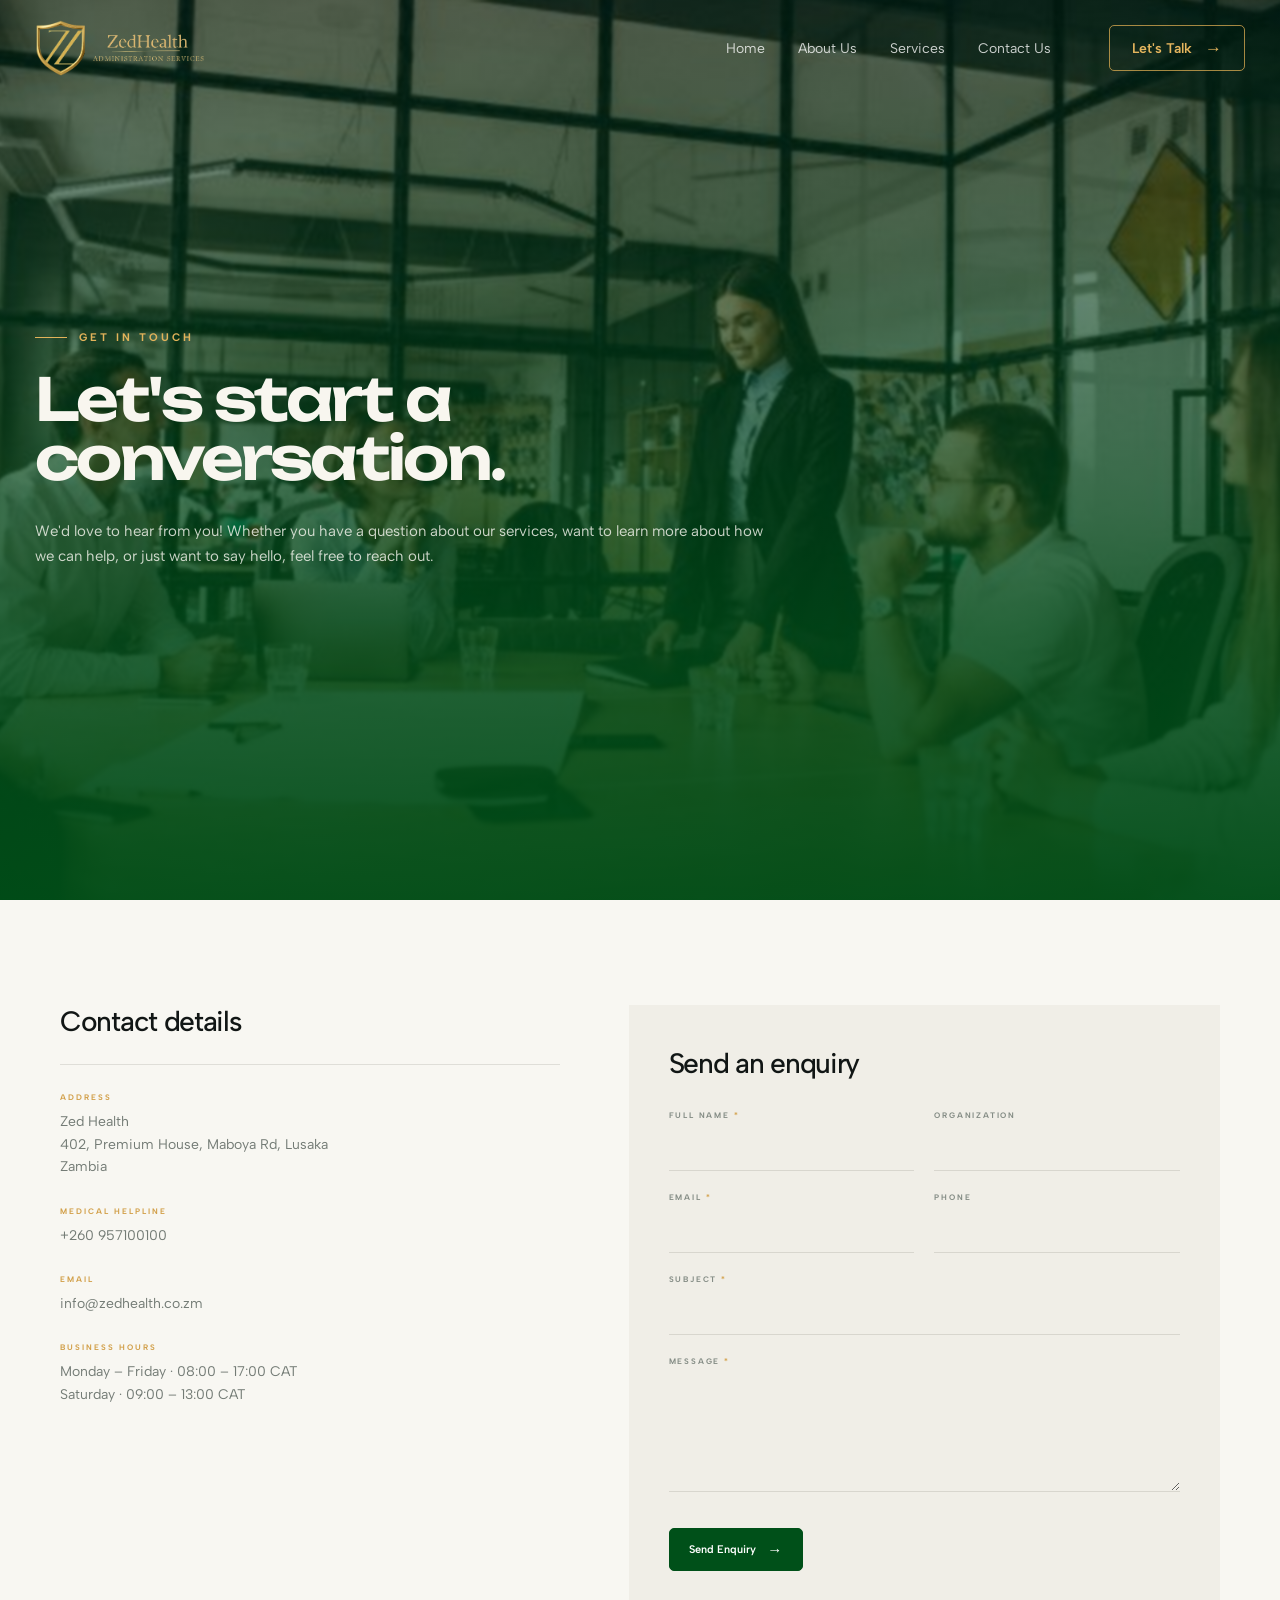
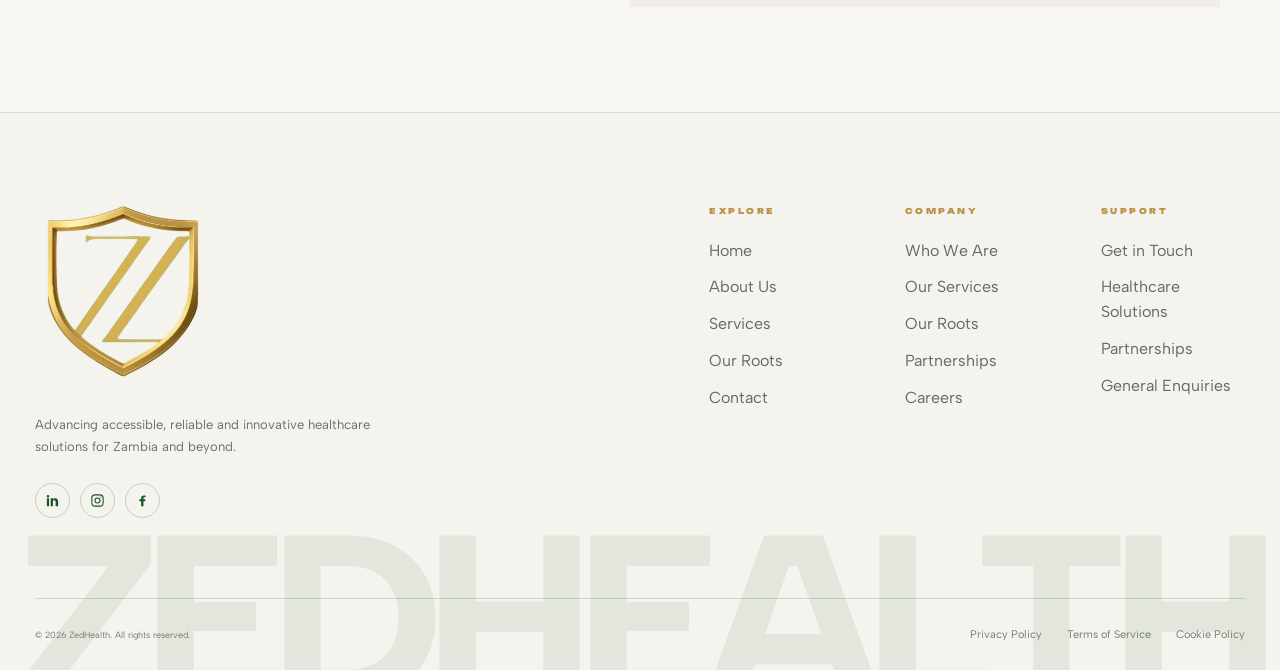
<file: Zed Health/contact.html>
<!DOCTYPE html>
<html lang="en">

<head>
    <meta charset="UTF-8">
    <meta name="viewport" content="width=device-width, initial-scale=1.0">

    <title>Zed Health</title>

    <link rel="stylesheet" href="contact.css">
</head>

<body>

    <!-- =========================
         HERO SECTION
    ========================== -->
    <section class="hero" id="home">

        <!-- Background Image -->
        <img src="assets/contact.jpg" alt="Zed Health healthcare" class="hero-background">

        <!-- Dark Green Overlay -->
        <div class="hero-overlay"></div>

        <!-- Navbar + Hero Content will come here -->


        <!-- =========================
             NAVBAR
        ========================== -->

        <header class="navbar">

            <div class="navbar-inner">

                <!-- Logo -->
                <a href="home.html" class="brand">

                    <img src="./assets/logo1.png" alt="Zed Health" class="brand-logo">

                </a>


                <!-- Desktop Navigation -->
                <nav class="nav-links">

                    <a href="home.html">Home</a>
                    <a href="about_us.html">About Us</a>
                    <a href="services.html">Services</a>
                    <a href="contact.html">Contact Us</a>

                </nav>


                <!-- CTA -->
                <a href="contact.html" class="nav-cta">

                    <span>Let's Talk</span>
                    <span class="arrow">→</span>

                </a>


                <!-- Mobile Menu Button -->
                <button class="menu-toggle" id="menuToggle" aria-label="Open Menu" aria-expanded="false">

                    <span></span>
                    <span></span>

                </button>

            </div>

        </header>

        <!-- =========================================
     MOBILE NAVIGATION DRAWER
========================================= -->

        <div class="mobile-menu-overlay" id="mobileMenuOverlay"></div>

        <aside class="mobile-drawer" id="mobileDrawer" aria-hidden="true">

            <!-- Drawer Header -->

            <div class="mobile-drawer-header">

                <a href="home.html" class="mobile-drawer-logo">
                    <img src="./assets/logo1.png" alt="Zed Health">
                </a>

                <button class="mobile-close" id="mobileClose" aria-label="Close Menu">
                    <span></span>
                    <span></span>
                </button>

            </div>


            <!-- Drawer Navigation -->

            <nav class="mobile-nav-links">

                <a href="home.html">
                    <span>Home</span>
                    <span>→</span>
                </a>

                <a href="about_us.html">
                    <span>About Us</span>
                    <span>→</span>
                </a>

                <a href="services.html">
                    <span>Services</span>
                    <span>→</span>
                </a>

                <a href="contact.html">
                    <span>Contact Us</span>
                    <span>→</span>
                </a>

            </nav>


            <!-- Drawer Bottom CTA -->

            <div class="mobile-drawer-bottom">

                <p>Ready to build better healthcare?</p>

                <a href="contact.html" class="mobile-drawer-cta">

                    <span>Let's Talk</span>

                    <span>→</span>

                </a>

            </div>

        </aside>

        <!-- =========================
             HERO CONTENT
        ========================== -->
        <div class="hero-container">

            <div class="hero-content">

                <!-- Eyebrow -->
                <div class="hero-eyebrow">

                    <span class="eyebrow-line"></span>

                    <span>
                        GET IN TOUCH
                    </span>

                </div>


                <!-- Main Heading -->
                <h1 class="hero-title">

                    <span>Let's start a</span>

                    <span>conversation.</span>

                    <!-- <span class="highlight">
                        A Healthier Future.
                    </span> -->

                </h1>


                <!-- Description -->
                <p class="hero-description">
                    We'd love to hear from you! Whether you have a question about our services, want to learn more about how we can help, or just want to say hello, feel free to reach out.
                </p>


                <!-- Buttons -->
                <!-- <div class="hero-actions">

                    <a href="#services" class="primary-button">
                        <span>Explore Our Services</span>
                        <span>→</span>
                    </a>

                    <a href="#about" class="secondary-button">
                        <span>Discover Zed Health</span>
                        <span>→</span>
                    </a>

                </div> -->

            </div>

        </div>

    </section>

    <!-- =========================================================
     CONTACT SECTION
========================================================= -->

    <section class="zh-contact-section" id="contact">

        <div class="zh-contact-container">

            <!-- =========================================
             CONTACT DETAILS
        ========================================== -->

            <div class="zh-contact-details">

                <h2 class="zh-contact-title reveal-contact">
                    Contact details
                </h2>

                <div class="zh-contact-divider"></div>


                <!-- ADDRESS -->

                <div class="zh-contact-item reveal-contact">

                    <span class="zh-contact-label">
                        ADDRESS
                    </span>

                    <p>
                        Zed Health<br>
                        402, Premium House, Maboya Rd, Lusaka<br>
                        Zambia
                    </p>

                </div>


                <!-- PHONE -->

                <div class="zh-contact-item reveal-contact">

                    <span class="zh-contact-label">
                        MEDICAL HELPLINE
                    </span>

                    <p>
                        +260 957100100
                    </p>

                </div>


                <!-- EMAIL -->

                <div class="zh-contact-item reveal-contact">

                    <span class="zh-contact-label">
                        EMAIL
                    </span>

                    <p>
                        info@zedhealth.co.zm
                    </p>

                </div>


                <!-- BUSINESS HOURS -->

                <div class="zh-contact-item reveal-contact">

                    <span class="zh-contact-label">
                        BUSINESS HOURS
                    </span>

                    <p>
                        Monday – Friday · 08:00 – 17:00 CAT<br>
                        Saturday · 09:00 – 13:00 CAT
                    </p>

                </div>


                <!-- PLACEHOLDER NOTE -->

                <!-- <div class="zh-contact-note reveal-contact">

                    <span></span>

                    <p>
                        PLACEHOLDER CONTACT INFORMATION — TO BE REPLACED
                        WITH ZED HEALTH'S FINAL DETAILS.
                    </p>

                </div> -->

            </div>


            <!-- =========================================
             ENQUIRY FORM
        ========================================== -->

            <div class="zh-contact-form-wrap reveal-form">

                <h2 class="zh-contact-form-title">
                    Send an enquiry
                </h2>


                <form class="zh-contact-form" id="contactForm" action="https://formspree.io/f/xeaowopn" method="POST">

                    <!-- ROW 1 -->

                    <div class="zh-form-row">

                        <div class="zh-form-group">

                            <label for="fullName">
                                FULL NAME <span>*</span>
                            </label>

                            <input type="text" id="fullName" name="name" autocomplete="name" required>

                        </div>


                        <div class="zh-form-group">

                            <label for="organization">
                                ORGANIZATION
                            </label>

                            <input type="text" id="organization" name="organization" autocomplete="organization">

                        </div>

                    </div>


                    <!-- ROW 2 -->

                    <div class="zh-form-row">

                        <div class="zh-form-group">

                            <label for="email">
                                EMAIL <span>*</span>
                            </label>

                            <input type="email" id="email" name="email" autocomplete="email" required>

                        </div>


                        <div class="zh-form-group">

                            <label for="phone">
                                PHONE
                            </label>

                            <input type="tel" id="phone" name="phone" autocomplete="tel">

                        </div>

                    </div>


                    <!-- SUBJECT -->

                    <div class="zh-form-group zh-form-full">

                        <label for="subject">
                            SUBJECT <span>*</span>
                        </label>

                        <input type="text" id="subject" name="subject" required>

                    </div>


                    <!-- MESSAGE -->

                    <div class="zh-form-group zh-form-message">

                        <label for="message">
                            MESSAGE <span>*</span>
                        </label>

                        <textarea id="message" name="message" required></textarea>

                    </div>


                    <!-- SUBMIT -->

                    <button type="submit" class="zh-contact-submit" id="contactSubmit">

                        <span id="submitText">
                            Send Enquiry
                        </span>

                        <span class="zh-contact-submit-arrow" id="submitArrow">
                            →
                        </span>

                    </button>


                    <!-- SUCCESS MESSAGE -->

                    <p class="zh-form-success" id="formSuccess" aria-live="polite">
                        Thank you. Your enquiry has been sent successfully.
                    </p>


                    <!-- ERROR MESSAGE -->

                    <p class="zh-form-error" id="formError" aria-live="polite">
                        Something went wrong. Please try again or contact us directly.
                    </p>

                </form>

            </div>

        </div>

    </section>

    <!-- =========================================
     FOOTER
========================================= -->

    <footer class="site-footer">

        <!-- Large background brand watermark -->
        <div class="footer-watermark" aria-hidden="true">
            ZEDHEALTH
        </div>


        <div class="footer-container">

            <!-- =================================
             TOP FOOTER
        ================================== -->

            <div class="footer-main">


                <!-- =================================
                 BRAND
            ================================== -->

                <div class="footer-brand">

                    <a href="#home" class="footer-logo-link">

                        <img src="./assets/logo2.png" alt="Zed Health" class="footer-logo">

                    </a>


                    <p class="footer-description">

                        Advancing accessible, reliable and innovative
                        healthcare solutions for Zambia and beyond.

                    </p>


                    <!-- =================================
     SOCIAL MEDIA
================================= -->

                    <div class="footer-socials">

                        <!-- LinkedIn -->
                        <a href="#" class="footer-social" aria-label="LinkedIn">
                            <svg viewBox="0 0 24 24" aria-hidden="true">
                                <path
                                    d="M6.5 8.5H3V21h3.5V8.5ZM4.75 3A2.05 2.05 0 1 0 4.75 7.1 2.05 2.05 0 0 0 4.75 3ZM21 13.8c0-3.75-2-5.5-4.7-5.5-2.15 0-3.1 1.18-3.65 2.02V8.5H9.15V21h3.5v-6.2c0-1.64.3-3.23 2.35-3.23 2.02 0 2.05 1.88 2.05 3.34V21H21v-7.2Z" />
                            </svg>
                        </a>


                        <!-- Instagram -->
                        <a href="#" class="footer-social" aria-label="Instagram">
                            <svg viewBox="0 0 24 24" aria-hidden="true">
                                <rect x="3" y="3" width="18" height="18" rx="5" ry="5" />

                                <circle cx="12" cy="12" r="4" />

                                <circle cx="17.5" cy="6.5" r="1" class="instagram-dot" />
                            </svg>
                        </a>


                        <!-- Facebook -->
                        <a href="#" class="footer-social" aria-label="Facebook">
                            <svg viewBox="0 0 24 24" aria-hidden="true">
                                <path
                                    d="M13.5 21v-8h2.75l.4-3h-3.15V8.1c0-.87.24-1.46 1.5-1.46h1.8V3.96c-.31-.04-1.37-.13-2.6-.13-2.58 0-4.35 1.58-4.35 4.48V10H7v3h2.85v8h3.65Z" />
                            </svg>
                        </a>

                    </div>

                </div>



                <!-- =================================
                 FOOTER NAVIGATION
            ================================== -->

                <div class="footer-navigation">


                    <!-- Explore -->

                    <div class="footer-column">

                        <h3 class="footer-column-title">
                            EXPLORE
                        </h3>

                        <ul class="footer-links">

                            <li>
                                <a href="#home">
                                    Home
                                </a>
                            </li>

                            <li>
                                <a href="#about">
                                    About Us
                                </a>
                            </li>

                            <li>
                                <a href="#services">
                                    Services
                                </a>
                            </li>

                            <li>
                                <a href="#roots">
                                    Our Roots
                                </a>
                            </li>

                            <li>
                                <a href="#contact">
                                    Contact
                                </a>
                            </li>

                        </ul>

                    </div>



                    <!-- Company -->

                    <div class="footer-column">

                        <h3 class="footer-column-title">
                            COMPANY
                        </h3>

                        <ul class="footer-links">

                            <li>
                                <a href="#about">
                                    Who We Are
                                </a>
                            </li>

                            <li>
                                <a href="#services">
                                    Our Services
                                </a>
                            </li>

                            <li>
                                <a href="#roots">
                                    Our Roots
                                </a>
                            </li>

                            <li>
                                <a href="#contact">
                                    Partnerships
                                </a>
                            </li>

                            <li>
                                <a href="#contact">
                                    Careers
                                </a>
                            </li>

                        </ul>

                    </div>



                    <!-- Support -->

                    <div class="footer-column">

                        <h3 class="footer-column-title">
                            SUPPORT
                        </h3>

                        <ul class="footer-links">

                            <li>
                                <a href="#contact">
                                    Get in Touch
                                </a>
                            </li>

                            <li>
                                <a href="#contact">
                                    Healthcare Solutions
                                </a>
                            </li>

                            <li>
                                <a href="#contact">
                                    Partnerships
                                </a>
                            </li>

                            <li>
                                <a href="#contact">
                                    General Enquiries
                                </a>
                            </li>

                        </ul>

                    </div>


                </div>

            </div>



            <!-- =================================
             FOOTER BOTTOM
        ================================== -->

            <div class="footer-bottom">

                <p class="footer-copyright">
                    © 2026 ZedHealth. All rights reserved.
                </p>


                <div class="footer-legal">

                    <a href="#">
                        Privacy Policy
                    </a>

                    <a href="#">
                        Terms of Service
                    </a>

                    <a href="#">
                        Cookie Policy
                    </a>

                </div>

            </div>

        </div>

    </footer>

    <script src="script1.js"></script>

</body>

</html>
</file>
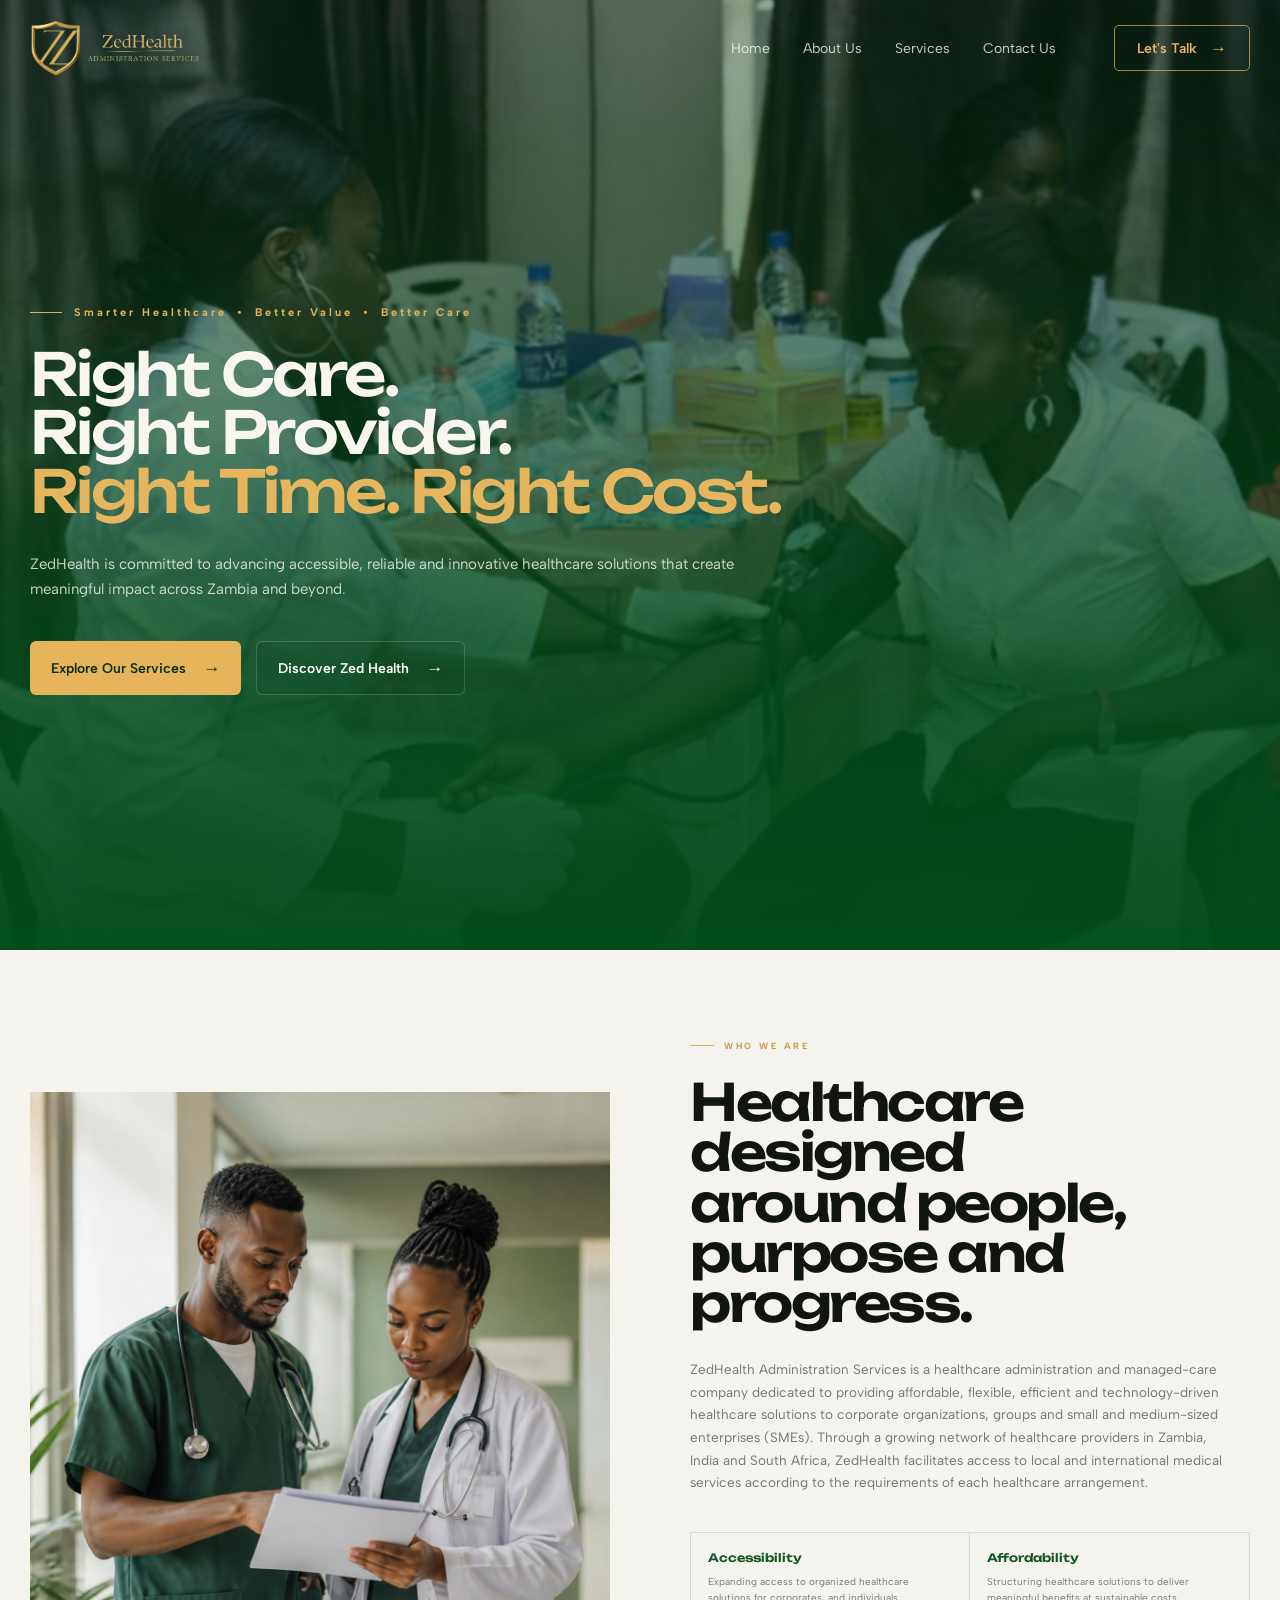
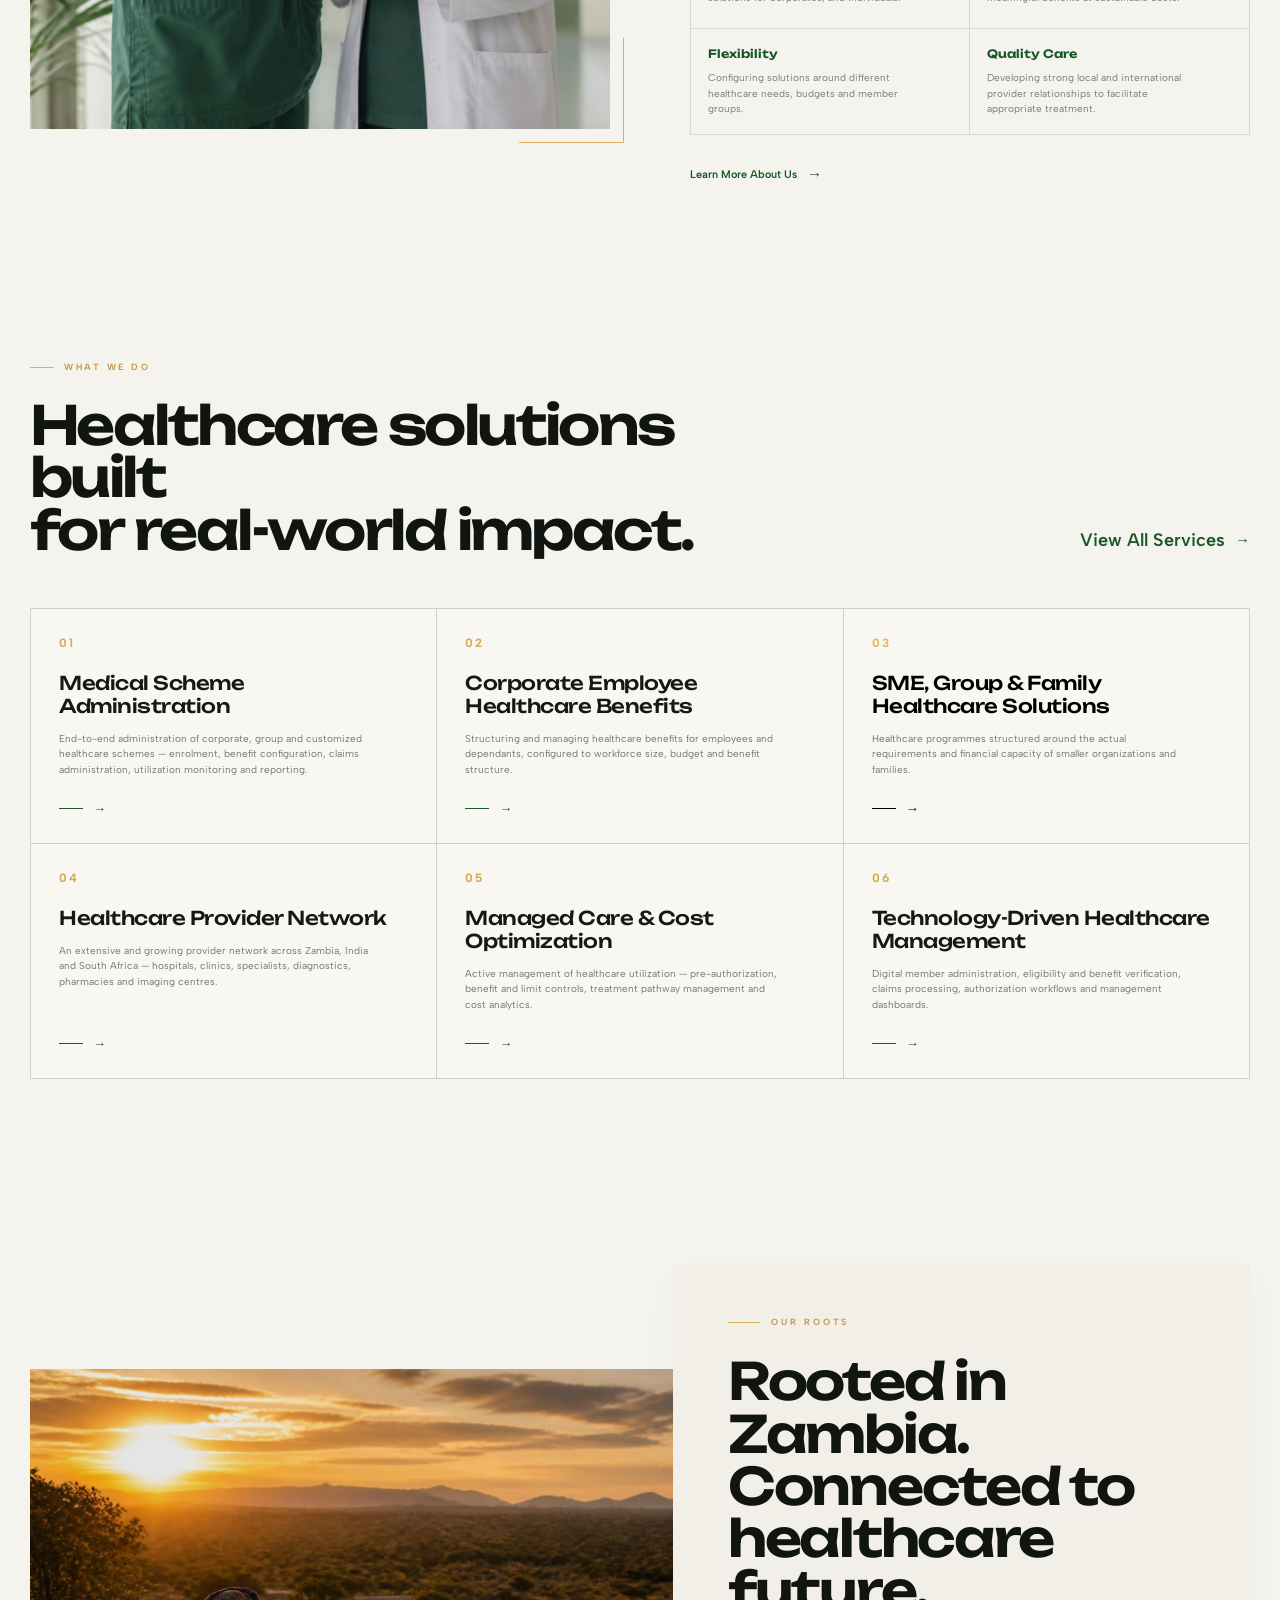
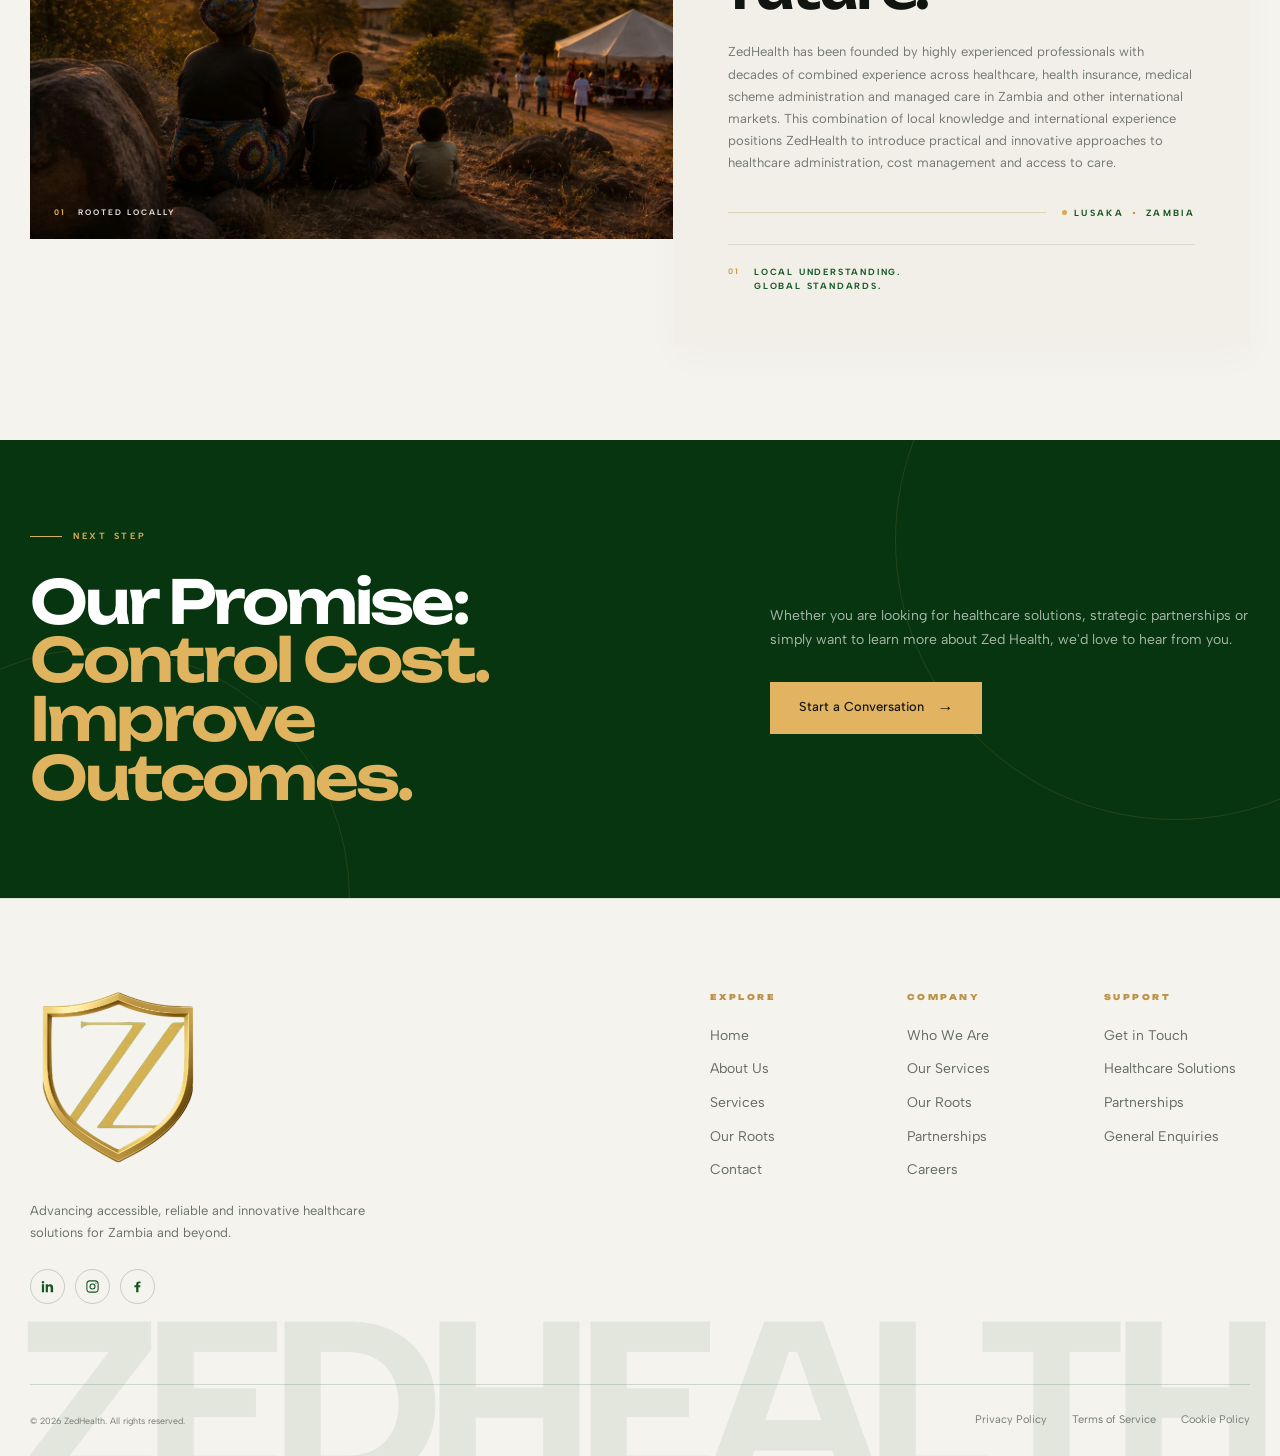
<file: Zed Health/home.html>
<!DOCTYPE html>
<html lang="en">

<head>
    <meta charset="UTF-8">
    <meta name="viewport" content="width=device-width, initial-scale=1.0">

    <title>Zed Health</title>

    <link rel="stylesheet" href="index.css">
</head>

<body>

    <!-- =========================
         HERO SECTION
    ========================== -->
    <section class="hero" id="home">

        <!-- Background Image -->
        <img src="assets/doctor1.jpg" alt="Zed Health healthcare" class="hero-background">

        <!-- Dark Green Overlay -->
        <div class="hero-overlay"></div>

        <!-- Navbar + Hero Content will come here -->


        <!-- =========================
             NAVBAR
        ========================== -->

        <header class="navbar">

            <div class="navbar-inner">

                <!-- Logo -->
                <a href="home.html" class="brand">

                    <img src="./assets/logo1.png" alt="Zed Health" class="brand-logo">

                </a>


                <!-- Desktop Navigation -->
                <nav class="nav-links">

                    <a href="home.html">Home</a>
                    <a href="about_us.html">About Us</a>
                    <a href="services.html">Services</a>
                    <a href="contact.html">Contact Us</a>

                </nav>


                <!-- CTA -->
                <a href="contact.html" class="nav-cta">

                    <span>Let's Talk</span>
                    <span class="arrow">→</span>

                </a>


                <!-- Mobile Menu Button -->
                <button class="menu-toggle" id="menuToggle" aria-label="Open Menu" aria-expanded="false">

                    <span></span>
                    <span></span>

                </button>

            </div>

        </header>

        <!-- =========================================
     MOBILE NAVIGATION DRAWER
========================================= -->

        <div class="mobile-menu-overlay" id="mobileMenuOverlay"></div>

        <aside class="mobile-drawer" id="mobileDrawer" aria-hidden="true">

            <!-- Drawer Header -->

            <div class="mobile-drawer-header">

                <a href="home.html" class="mobile-drawer-logo">
                    <img src="./assets/logo1.png" alt="Zed Health">
                </a>

                <button class="mobile-close" id="mobileClose" aria-label="Close Menu">
                    <span></span>
                    <span></span>
                </button>

            </div>


            <!-- Drawer Navigation -->

            <nav class="mobile-nav-links">

                <a href="home.html">
                    <span>Home</span>
                    <span>→</span>
                </a>

                <a href="about_us.html">
                    <span>About Us</span>
                    <span>→</span>
                </a>

                <a href="services.html">
                    <span>Services</span>
                    <span>→</span>
                </a>

                <a href="contact.html">
                    <span>Contact Us</span>
                    <span>→</span>
                </a>

            </nav>


            <!-- Drawer Bottom CTA -->

            <div class="mobile-drawer-bottom">

                <p>Ready to build better healthcare?</p>

                <a href="contact.html" class="mobile-drawer-cta">

                    <span>Let's Talk</span>

                    <span>→</span>

                </a>

            </div>

        </aside>

        <!-- =========================
             HERO CONTENT
        ========================== -->
        <div class="hero-container">

            <div class="hero-content">

                <!-- Eyebrow -->
                <div class="hero-eyebrow">

                    <span class="eyebrow-line"></span>

                    <span>
                        Smarter Healthcare
                        <b>•</b>
                        Better Value
                        <b>•</b>
                        Better Care
                    </span>

                </div>


                <!-- Main Heading -->
                <h1 class="hero-title">

                    <span>Right Care.</span>

                    <span>Right Provider.</span>

                    <span class="highlight">
                        Right Time. Right Cost.
                    </span>

                </h1>


                <!-- Description -->
                <p class="hero-description">
                    ZedHealth is committed to advancing accessible,
                    reliable and innovative healthcare solutions that
                    create meaningful impact across Zambia and beyond.
                </p>


                <!-- Buttons -->
                <div class="hero-actions">

                    <a href="services.html" class="primary-button">
                        <span>Explore Our Services</span>
                        <span>→</span>
                    </a>

                    <a href="about_us.html" class="secondary-button">
                        <span>Discover Zed Health</span>
                        <span>→</span>
                    </a>

                </div>

            </div>

        </div>

    </section>

    <!-- =========================================
     ABOUT / WHO WE ARE SECTION
========================================= -->

    <section class="about-section" id="about">

        <div class="about-container">

            <!-- =================================
             LEFT IMAGE
        ================================== -->

            <div class="about-image-wrapper">

                <img src="./assets/image.jpg" alt="Zed Health healthcare professionals" class="about-image">

                <!-- Decorative corner -->
                <span class="about-image-corner"></span>

            </div>


            <!-- =================================
             RIGHT CONTENT
        ================================== -->

            <div class="about-content">

                <!-- Eyebrow -->
                <div class="about-eyebrow">

                    <span class="about-eyebrow-line"></span>

                    <span>WHO WE ARE</span>

                </div>


                <!-- Heading -->
                <h2 class="about-title">

                    Healthcare designed
                    <br>
                    around people,
                    <br>
                    purpose and progress.

                </h2>


                <!-- Description -->
                <p class="about-description">

                    ZedHealth Administration Services is a healthcare administration and managed-care company dedicated to providing affordable, flexible, efficient and technology-driven healthcare solutions to corporate organizations, groups and small and medium-sized enterprises (SMEs).
                    Through a growing network of healthcare providers in Zambia, India and South Africa, ZedHealth facilitates access to local and international medical services according to the requirements of each healthcare arrangement.

                </p>


                <!-- =================================
                 VALUES GRID
            ================================== -->

                <div class="about-values">

                    <!-- Item 01 -->
                    <div class="about-value">

                        <h3>
                            Accessibility
                        </h3>

                        <p>
                            Expanding access to organized healthcare solutions for corporates, and individuals.
                        </p>

                    </div>


                    <!-- Item 02 -->
                    <div class="about-value">

                        <h3>
                            Affordability
                        </h3>

                        <p>
                            Structuring healthcare solutions to deliver meaningful benefits at sustainable costs.
                        </p>

                    </div>


                    <!-- Item 03 -->
                    <div class="about-value">

                        <h3>
                            Flexibility
                        </h3>

                        <p>
                            Configuring solutions around different healthcare needs, budgets and member groups.
                        </p>

                    </div>


                    <!-- Item 04 -->
                    <div class="about-value">

                        <h3>
                            Quality Care
                        </h3>

                        <p>
                            Developing strong local and international provider relationships to facilitate appropriate treatment.
                        </p>

                    </div>

                </div>


                <!-- Learn More -->
                <a href="about_us.html" class="about-link">

                    <span>Learn More About Us</span>

                    <span class="about-link-arrow">→</span>

                </a>

            </div>

        </div>

    </section>

    <!-- =========================================
     SERVICES / WHAT WE DO SECTION
========================================= -->

    <section class="services-section" id="services">

        <div class="services-container">

            <!-- =================================
             SECTION HEADER
        ================================== -->

            <div class="services-header">

                <div class="services-heading">

                    <!-- Eyebrow -->
                    <div class="services-eyebrow">

                        <span class="services-eyebrow-line"></span>

                        <span>WHAT WE DO</span>

                    </div>


                    <!-- Main Heading -->
                    <h2 class="services-title">

                        Healthcare solutions built
                        <br>
                        for real-world impact.

                    </h2>

                </div>


                <!-- View All Services -->
                <a href="services.html" class="services-view-link">

                    <span>View All Services</span>

                    <span class="services-view-arrow">→</span>

                </a>

            </div>


            <!-- =================================
             SERVICES GRID
        ================================== -->

            <div class="services-grid">


                <!-- =================================
                 SERVICE 01
            ================================== -->

                <a href="#healthcare-consulting" class="service-card">

                    <div class="service-card-content">

                        <span class="service-number">
                            01
                        </span>

                        <h3>
                            Medical Scheme Administration
                        </h3>

                        <p>
                            End-to-end administration of corporate, group and customized healthcare schemes — enrolment, benefit configuration, claims administration, utilization monitoring and reporting.
                        </p>

                        <span class="service-arrow">
                            <span class="service-arrow-line"></span>
                            <span>→</span>
                        </span>

                    </div>

                </a>


                <!-- =================================
                 SERVICE 02
            ================================== -->

                <a href="#medical-services" class="service-card">

                    <div class="service-card-content">

                        <span class="service-number">
                            02
                        </span>

                        <h3>
                            Corporate Employee Healthcare Benefits
                        </h3>

                        <p>
                            Structuring and managing healthcare benefits for employees and dependants, configured to workforce size, budget and benefit structure.
                        </p>

                        <span class="service-arrow">
                            <span class="service-arrow-line"></span>
                            <span>→</span>
                        </span>

                    </div>

                </a>


                <!-- =================================
                 SERVICE 03
            ================================== -->

                <a href="#health-technology" class="service-card service-card-featured">

                    <div class="service-card-content">

                        <span class="service-number">
                            03
                        </span>

                        <h3>
                            SME, Group & Family Healthcare Solutions
                        </h3>

                        <p>
                            Healthcare programmes structured around the actual requirements and financial capacity of smaller organizations and families.
                        </p>

                        <span class="service-arrow">
                            <span class="service-arrow-line"></span>
                            <span>→</span>
                        </span>

                    </div>

                </a>


                <!-- =================================
                 SERVICE 04
            ================================== -->

                <a href="#corporate-health" class="service-card">

                    <div class="service-card-content">

                        <span class="service-number">
                            04
                        </span>

                        <h3>
                            Healthcare Provider Network
                        </h3>

                        <p>
                            An extensive and growing provider network across Zambia, India and South Africa — hospitals, clinics, specialists, diagnostics, pharmacies and imaging centres.
                        </p>

                        <span class="service-arrow">
                            <span class="service-arrow-line"></span>
                            <span>→</span>
                        </span>

                    </div>

                </a>


                <!-- =================================
                 SERVICE 05
            ================================== -->

                <a href="#community-health" class="service-card">

                    <div class="service-card-content">

                        <span class="service-number">
                            05
                        </span>

                        <h3>
                            Managed Care & Cost Optimization
                        </h3>

                        <p>
                           Active management of healthcare utilization — pre-authorization, benefit and limit controls, treatment pathway management and cost analytics.
                        </p>

                        <span class="service-arrow">
                            <span class="service-arrow-line"></span>
                            <span>→</span>
                        </span>

                    </div>

                </a>


                <!-- =================================
                 SERVICE 06
            ================================== -->

                <a href="#healthcare-partnerships" class="service-card">

                    <div class="service-card-content">

                        <span class="service-number">
                            06
                        </span>

                        <h3>
                           Technology-Driven Healthcare Management
                        </h3>

                        <p>
                            Digital member administration, eligibility and benefit verification, claims processing, authorization workflows and management dashboards.
                        </p>

                        <span class="service-arrow">
                            <span class="service-arrow-line"></span>
                            <span>→</span>
                        </span>

                    </div>

                </a>

            </div>

        </div>

    </section>

    <!-- =========================================
     OUR ROOTS / ZAMBIA SECTION
========================================= -->

    <section class="roots-section" id="roots">

        <div class="roots-container">

            <!-- =================================
             IMAGE
        ================================== -->

            <div class="roots-image-wrapper">

                <img src="assets/root.jpg" alt="Zambian landscape and community" class="roots-image">

                <!-- Image overlay -->
                <div class="roots-image-overlay"></div>

                <!-- Image label -->
                <div class="roots-image-label">
                    <span>01</span>
                    <span>ROOTED LOCALLY</span>
                </div>

            </div>


            <!-- =================================
             CONTENT PANEL
        ================================== -->

            <div class="roots-content">

                <!-- Eyebrow -->

                <div class="roots-eyebrow">

                    <span class="roots-eyebrow-line"></span>

                    <span>OUR ROOTS</span>

                </div>


                <!-- Heading -->

                <h2 class="roots-title">

                    Rooted in Zambia.
                    <br>
                    Connected to
                    <br class="roots-desktop-break">
                    healthcare future.

                </h2>


                <!-- Description -->

                <p class="roots-description">

                    ZedHealth has been founded by highly experienced professionals with decades of combined experience across healthcare, health insurance, medical scheme administration and managed care in Zambia and other international markets. This combination of local knowledge and international experience positions ZedHealth to introduce practical and innovative approaches to healthcare administration, cost management and access to care.

                </p>


                <!-- Bottom information -->

                <div class="roots-bottom">

                    <div class="roots-bottom-line"></div>

                    <div class="roots-location">

                        <span class="location-dot"></span>

                        <span>LUSAKA</span>

                        <span class="location-separator">•</span>

                        <span>ZAMBIA</span>

                    </div>

                </div>


                <!-- Small statement -->

                <div class="roots-statement">

                    <span class="roots-statement-number">
                        01
                    </span>

                    <span class="roots-statement-text">
                        LOCAL UNDERSTANDING.
                        <br>
                        GLOBAL STANDARDS.
                    </span>

                </div>

            </div>

        </div>

    </section>

    <!-- =========================================
     CTA / NEXT STEP SECTION
========================================= -->

    <section class="cta-section" id="contact">

        <!-- Decorative circles -->
        <div class="cta-circle cta-circle-left"></div>
        <div class="cta-circle cta-circle-right"></div>


        <div class="cta-container">

            <!-- =================================
             LEFT CONTENT
        ================================== -->

            <div class="cta-heading-wrapper">

                <!-- Eyebrow -->
                <div class="cta-eyebrow">

                    <span class="cta-eyebrow-line"></span>

                    <span>NEXT STEP</span>

                </div>


                <!-- Main Heading -->
                <h2 class="cta-title">

                    Our Promise: 
                    <br>
                    <span>Control Cost. Improve Outcomes.</span>

                </h2>

            </div>


            <!-- =================================
             RIGHT CONTENT
        ================================== -->

            <div class="cta-content">

                <p class="cta-description">

                    Whether you are looking for healthcare solutions,
                    strategic partnerships or simply want to learn more
                    about Zed Health, we'd love to hear from you.

                </p>


                <!-- CTA Button -->

                <a href="#contact-form" class="cta-button">

                    <span>Start a Conversation</span>

                    <span class="cta-button-arrow">→</span>

                </a>

            </div>

        </div>

    </section>

    <!-- =========================================
     FOOTER
========================================= -->

    <footer class="site-footer">

        <!-- Large background brand watermark -->
        <div class="footer-watermark" aria-hidden="true">
            ZEDHEALTH
        </div>


        <div class="footer-container">

            <!-- =================================
             TOP FOOTER
        ================================== -->

            <div class="footer-main">


                <!-- =================================
                 BRAND
            ================================== -->

                <div class="footer-brand">

                    <a href="#home" class="footer-logo-link">

                        <img src="./assets/logo2.png" alt="Zed Health" class="footer-logo">

                    </a>


                    <p class="footer-description">

                        Advancing accessible, reliable and innovative
                        healthcare solutions for Zambia and beyond.

                    </p>


                    <!-- =================================
     SOCIAL MEDIA
================================= -->

                    <div class="footer-socials">

                        <!-- LinkedIn -->
                        <a href="#" class="footer-social" aria-label="LinkedIn">
                            <svg viewBox="0 0 24 24" aria-hidden="true">
                                <path
                                    d="M6.5 8.5H3V21h3.5V8.5ZM4.75 3A2.05 2.05 0 1 0 4.75 7.1 2.05 2.05 0 0 0 4.75 3ZM21 13.8c0-3.75-2-5.5-4.7-5.5-2.15 0-3.1 1.18-3.65 2.02V8.5H9.15V21h3.5v-6.2c0-1.64.3-3.23 2.35-3.23 2.02 0 2.05 1.88 2.05 3.34V21H21v-7.2Z" />
                            </svg>
                        </a>


                        <!-- Instagram -->
                        <a href="#" class="footer-social" aria-label="Instagram">
                            <svg viewBox="0 0 24 24" aria-hidden="true">
                                <rect x="3" y="3" width="18" height="18" rx="5" ry="5" />

                                <circle cx="12" cy="12" r="4" />

                                <circle cx="17.5" cy="6.5" r="1" class="instagram-dot" />
                            </svg>
                        </a>


                        <!-- Facebook -->
                        <a href="#" class="footer-social" aria-label="Facebook">
                            <svg viewBox="0 0 24 24" aria-hidden="true">
                                <path
                                    d="M13.5 21v-8h2.75l.4-3h-3.15V8.1c0-.87.24-1.46 1.5-1.46h1.8V3.96c-.31-.04-1.37-.13-2.6-.13-2.58 0-4.35 1.58-4.35 4.48V10H7v3h2.85v8h3.65Z" />
                            </svg>
                        </a>

                    </div>

                </div>



                <!-- =================================
                 FOOTER NAVIGATION
            ================================== -->

                <div class="footer-navigation">


                    <!-- Explore -->

                    <div class="footer-column">

                        <h3 class="footer-column-title">
                            EXPLORE
                        </h3>

                        <ul class="footer-links">

                            <li>
                                <a href="#home">
                                    Home
                                </a>
                            </li>

                            <li>
                                <a href="#about">
                                    About Us
                                </a>
                            </li>

                            <li>
                                <a href="#services">
                                    Services
                                </a>
                            </li>

                            <li>
                                <a href="#roots">
                                    Our Roots
                                </a>
                            </li>

                            <li>
                                <a href="#contact">
                                    Contact
                                </a>
                            </li>

                        </ul>

                    </div>



                    <!-- Company -->

                    <div class="footer-column">

                        <h3 class="footer-column-title">
                            COMPANY
                        </h3>

                        <ul class="footer-links">

                            <li>
                                <a href="#about">
                                    Who We Are
                                </a>
                            </li>

                            <li>
                                <a href="#services">
                                    Our Services
                                </a>
                            </li>

                            <li>
                                <a href="#roots">
                                    Our Roots
                                </a>
                            </li>

                            <li>
                                <a href="#contact">
                                    Partnerships
                                </a>
                            </li>

                            <li>
                                <a href="#contact">
                                    Careers
                                </a>
                            </li>

                        </ul>

                    </div>



                    <!-- Support -->

                    <div class="footer-column">

                        <h3 class="footer-column-title">
                            SUPPORT
                        </h3>

                        <ul class="footer-links">

                            <li>
                                <a href="#contact">
                                    Get in Touch
                                </a>
                            </li>

                            <li>
                                <a href="#contact">
                                    Healthcare Solutions
                                </a>
                            </li>

                            <li>
                                <a href="#contact">
                                    Partnerships
                                </a>
                            </li>

                            <li>
                                <a href="#contact">
                                    General Enquiries
                                </a>
                            </li>

                        </ul>

                    </div>


                </div>

            </div>



            <!-- =================================
             FOOTER BOTTOM
        ================================== -->

            <div class="footer-bottom">

                <p class="footer-copyright">
                    © 2026 ZedHealth. All rights reserved.
                </p>


                <div class="footer-legal">

                    <a href="#">
                        Privacy Policy
                    </a>

                    <a href="#">
                        Terms of Service
                    </a>

                    <a href="#">
                        Cookie Policy
                    </a>

                </div>

            </div>

        </div>

    </footer>

    <script src="script1.js"></script>

</body>

</html>
</file>
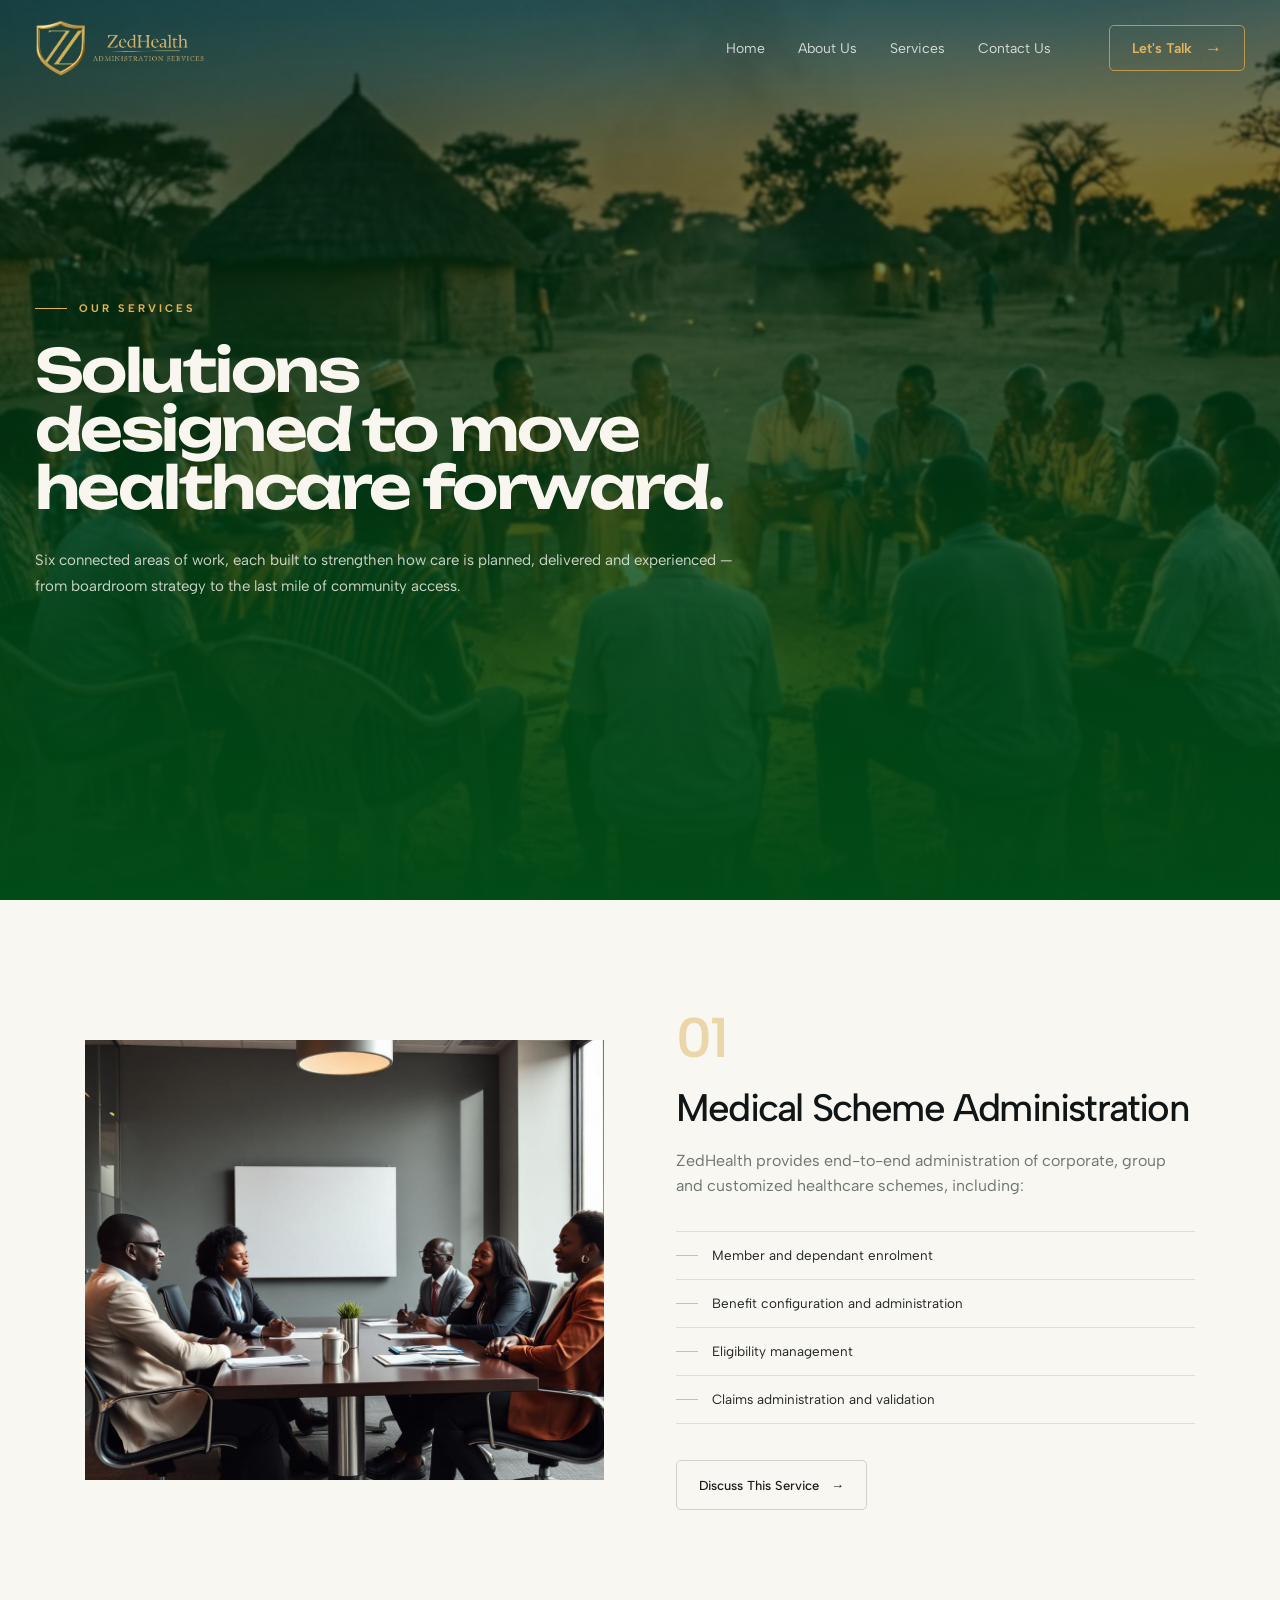
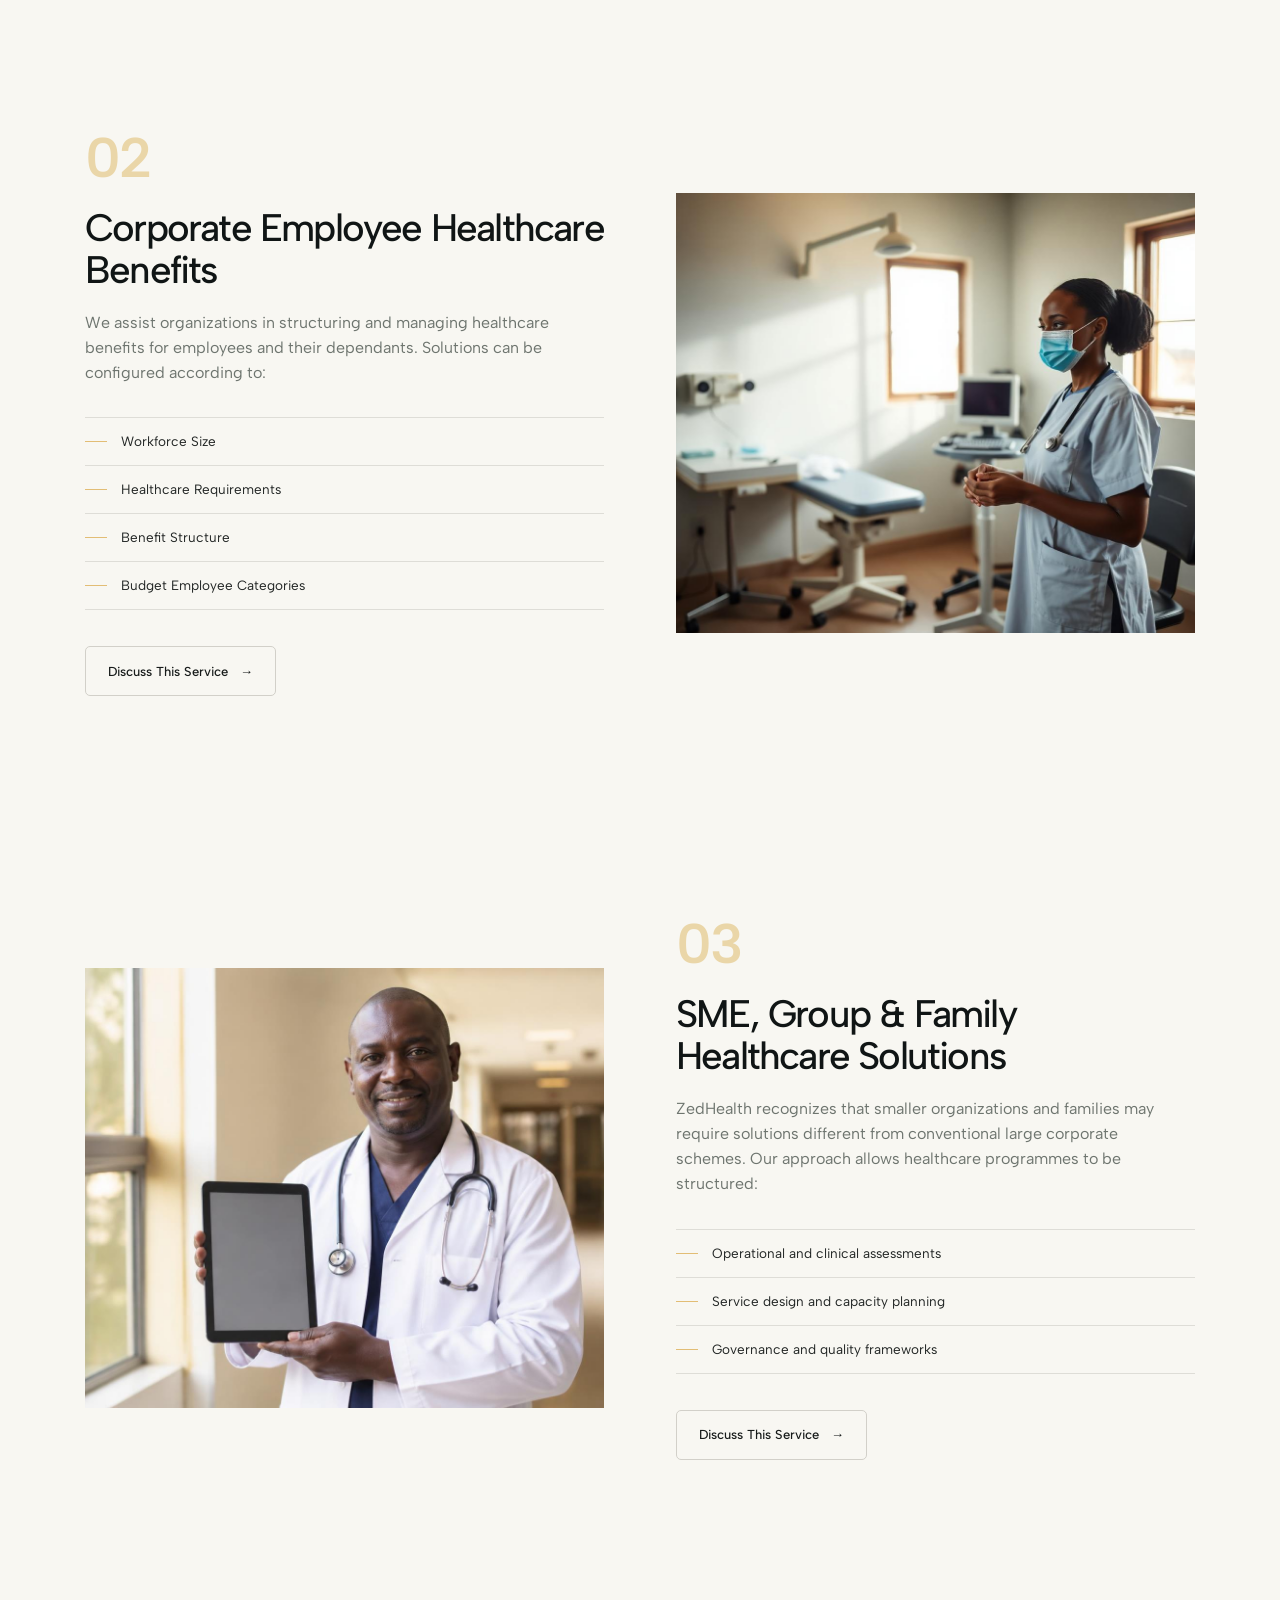
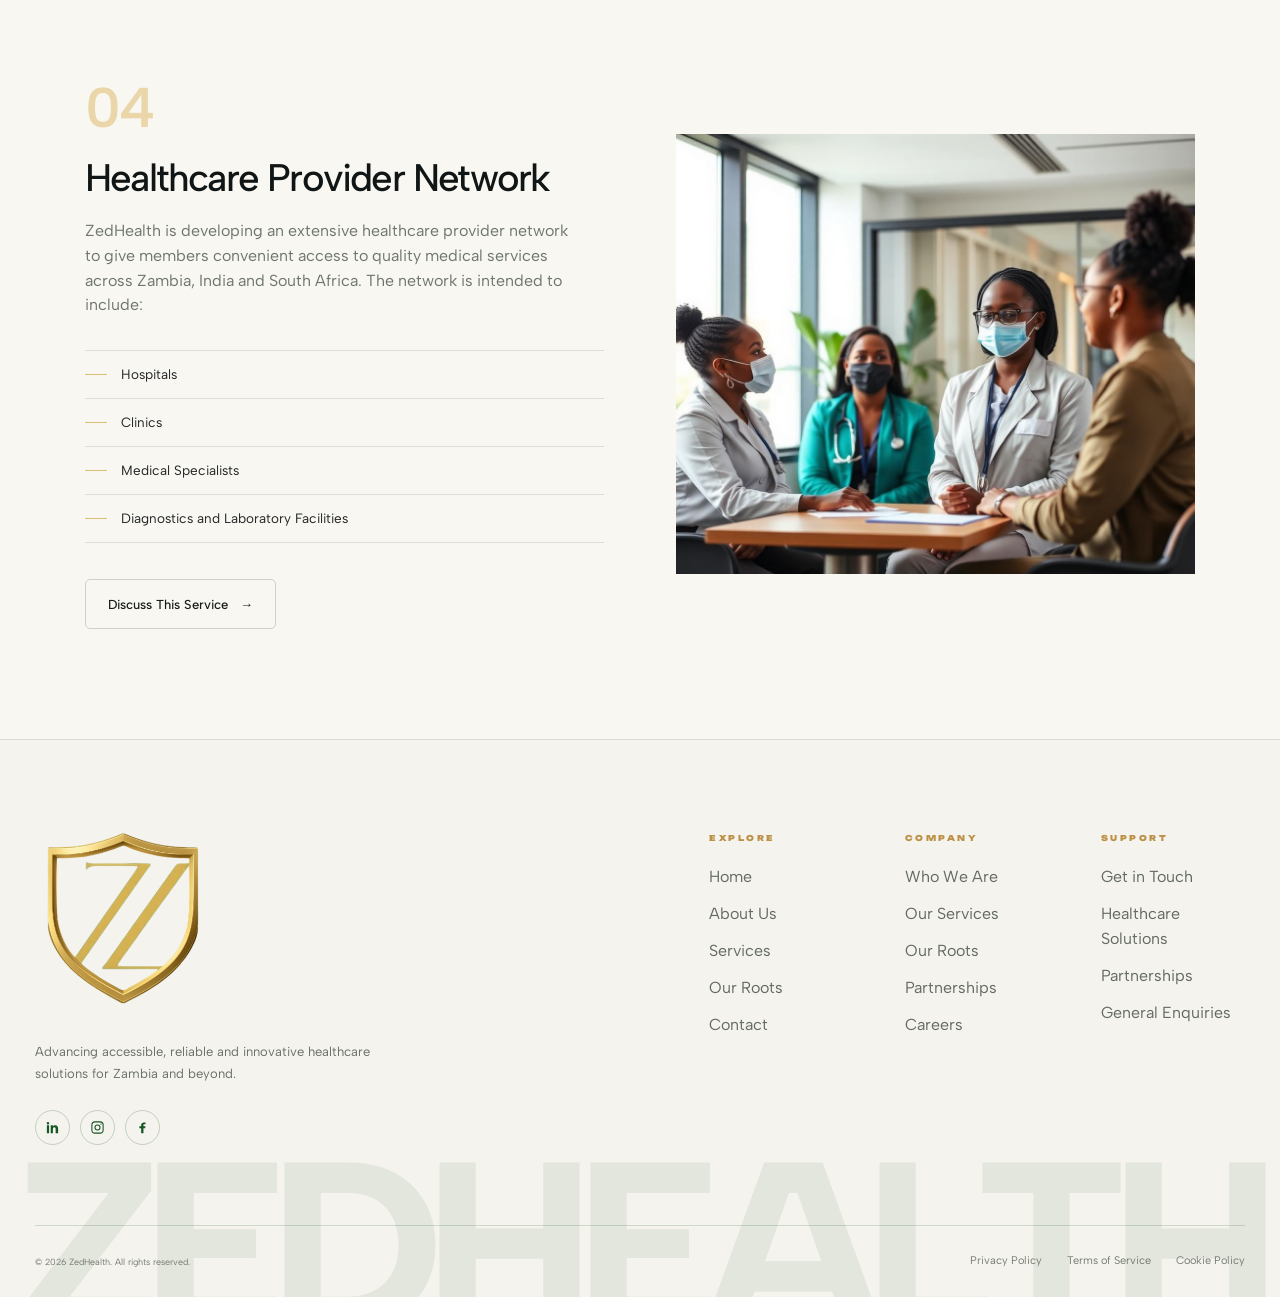
<file: Zed Health/services.html>
<!DOCTYPE html>
<html lang="en">

<head>
    <meta charset="UTF-8">
    <meta name="viewport" content="width=device-width, initial-scale=1.0">

    <title>Zed Health</title>

    <link rel="stylesheet" href="services.css">
</head>

<body>

    <!-- =========================
         HERO SECTION
    ========================== -->
    <section class="hero" id="home">

        <!-- Background Image -->
        <img src="assets/meet.jpg" alt="Zed Health healthcare" class="hero-background">

        <!-- Dark Green Overlay -->
        <div class="hero-overlay"></div>

        <!-- Navbar + Hero Content will come here -->


        <!-- =========================
             NAVBAR
        ========================== -->

        <header class="navbar">

            <div class="navbar-inner">

                <!-- Logo -->
                <a href="home.html" class="brand">

                    <img src="./assets/logo1.png" alt="Zed Health" class="brand-logo">

                </a>


                <!-- Desktop Navigation -->
                <nav class="nav-links">

                    <a href="home.html">Home</a>
                    <a href="about_us.html">About Us</a>
                    <a href="services.html">Services</a>
                    <a href="contact.html">Contact Us</a>

                </nav>


                <!-- CTA -->
                <a href="contact.html" class="nav-cta">

                    <span>Let's Talk</span>
                    <span class="arrow">→</span>

                </a>


                <!-- Mobile Menu Button -->
                <button class="menu-toggle" id="menuToggle" aria-label="Open Menu" aria-expanded="false">

                    <span></span>
                    <span></span>

                </button>

            </div>

        </header>

        <!-- =========================================
     MOBILE NAVIGATION DRAWER
========================================= -->

        <div class="mobile-menu-overlay" id="mobileMenuOverlay"></div>

        <aside class="mobile-drawer" id="mobileDrawer" aria-hidden="true">

            <!-- Drawer Header -->

            <div class="mobile-drawer-header">

                <a href="home.html" class="mobile-drawer-logo">
                    <img src="./assets/logo1.png" alt="Zed Health">
                </a>

                <button class="mobile-close" id="mobileClose" aria-label="Close Menu">
                    <span></span>
                    <span></span>
                </button>

            </div>


            <!-- Drawer Navigation -->

            <nav class="mobile-nav-links">

                <a href="home.html">
                    <span>Home</span>
                    <span>→</span>
                </a>

                <a href="about_us.html">
                    <span>About Us</span>
                    <span>→</span>
                </a>

                <a href="services.html">
                    <span>Services</span>
                    <span>→</span>
                </a>

                <a href="contact.html">
                    <span>Contact Us</span>
                    <span>→</span>
                </a>

            </nav>


            <!-- Drawer Bottom CTA -->

            <div class="mobile-drawer-bottom">

                <p>Ready to build better healthcare?</p>

                <a href="contact.html" class="mobile-drawer-cta">

                    <span>Let's Talk</span>

                    <span>→</span>

                </a>

            </div>

        </aside>

        <!-- =========================
             HERO CONTENT
        ========================== -->
        <div class="hero-container">

            <div class="hero-content">

                <!-- Eyebrow -->
                <div class="hero-eyebrow">

                    <span class="eyebrow-line"></span>

                    <span>
                        OUR SERVICES
                    </span>

                </div>


                <!-- Main Heading -->
                <h1 class="hero-title">

                    <span>Solutions</span>

                    <span>designed to move</span>
                    <span>healthcare forward.</span>

                    <!-- <span class="highlight">
                        A Healthier Future.
                    </span> -->

                </h1>


                <!-- Description -->
                <p class="hero-description">
                    Six connected areas of work, each built to strengthen how care is planned, delivered and experienced
                    — from boardroom strategy to the last mile of community access.
                </p>


                <!-- Buttons -->
                <!-- <div class="hero-actions">

                    <a href="#services" class="primary-button">
                        <span>Explore Our Services</span>
                        <span>→</span>
                    </a>

                    <a href="#about" class="secondary-button">
                        <span>Discover Zed Health</span>
                        <span>→</span>
                    </a>

                </div> -->

            </div>

        </div>

    </section>

    <!-- section-1 -->
    <section class="zh-service-section" id="healthcare-consulting">
        <div class="zh-service-container">

            <!-- IMAGE -->
            <div class="zh-service-image-wrap reveal-image">
                <div class="zh-service-image">
                    <img src="assets/service1.jpg" alt="Healthcare consulting team meeting">
                </div>
            </div>

            <!-- CONTENT -->
            <div class="zh-service-content">

                <div class="zh-service-number reveal-item">
                    01
                </div>

                <h2 class="zh-service-title reveal-item">
                    Medical Scheme Administration
                </h2>

                <p class="zh-service-intro reveal-item">
                    ZedHealth provides end-to-end administration of corporate, group and customized healthcare schemes, including:
                </p>

                <!-- <p class="zh-service-description reveal-item">
                    We work alongside healthcare leaders to assess where systems strain,
                    where care breaks down and where opportunity sits. Our advisory work
                    translates evidence and operational insight into decisions organizations
                    can act on.
                </p> -->

                <!-- SERVICE POINTS -->
                <div class="zh-service-list">

                    <div class="zh-service-list-item reveal-item">
                        <span class="zh-service-line"></span>
                        <span>Member and dependant enrolment</span>
                    </div>

                    <div class="zh-service-list-item reveal-item">
                        <span class="zh-service-line"></span>
                        <span>Benefit configuration and administration</span>
                    </div>

                    <div class="zh-service-list-item reveal-item">
                        <span class="zh-service-line"></span>
                        <span>Eligibility management</span>
                    </div>
                    <div class="zh-service-list-item reveal-item">
                        <span class="zh-service-line"></span>
                        <span>Claims administration and validation</span>
                    </div>

                </div>

                <!-- BUTTON -->
                <a href="#contact" class="zh-service-button reveal-item">
                    <span>Discuss This Service</span>
                    <span class="zh-service-arrow">→</span>
                </a>

            </div>

        </div>
    </section>

    <!-- section-2 -->
    <section class="zh-service-section" id="healthcare-consulting">
        <div class="zh-service-container">


            <!-- CONTENT -->
            <div class="zh-service-content">

                <div class="zh-service-number reveal-item">
                    02
                </div>

                <h2 class="zh-service-title reveal-item">
                   Corporate Employee Healthcare Benefits
                </h2>

                <p class="zh-service-intro reveal-item">
                    We assist organizations in structuring and managing healthcare benefits for employees and their dependants. Solutions can be configured according to:
                </p>

                <!-- <p class="zh-service-description reveal-item">
                    We work alongside healthcare leaders to assess where systems strain,
                    where care breaks down and where opportunity sits. Our advisory work
                    translates evidence and operational insight into decisions organizations
                    can act on.
                </p> -->

                <!-- SERVICE POINTS -->
                <div class="zh-service-list">

                    <div class="zh-service-list-item reveal-item">
                        <span class="zh-service-line"></span>
                        <span>Workforce Size</span>
                    </div>

                    <div class="zh-service-list-item reveal-item">
                        <span class="zh-service-line"></span>
                        <span>Healthcare Requirements</span>
                    </div>

                    <div class="zh-service-list-item reveal-item">
                        <span class="zh-service-line"></span>
                        <span>Benefit Structure</span>
                    </div>
                    <div class="zh-service-list-item reveal-item">
                        <span class="zh-service-line"></span>
                        <span>Budget Employee Categories</span>
                    </div>

                </div>

                <!-- BUTTON -->
                <a href="#contact" class="zh-service-button reveal-item">
                    <span>Discuss This Service</span>
                    <span class="zh-service-arrow">→</span>
                </a>

            </div>
            <!-- IMAGE -->
            <div class="zh-service-image-wrap reveal-image">
                <div class="zh-service-image">
                    <img src="assets/service2.jpg" alt="Healthcare consulting team meeting">
                </div>
            </div>

        </div>
    </section>

    <!-- Section-3 -->
    <section class="zh-service-section" id="healthcare-consulting">
        <div class="zh-service-container">

            <!-- IMAGE -->
            <div class="zh-service-image-wrap reveal-image">
                <div class="zh-service-image">
                    <img src="assets/service3.jpg" alt="Healthcare consulting team meeting">
                </div>
            </div>

            <!-- CONTENT -->
            <div class="zh-service-content">

                <div class="zh-service-number reveal-item">
                    03
                </div>

                <h2 class="zh-service-title reveal-item">
                    SME, Group & Family Healthcare Solutions
                </h2>

                <p class="zh-service-intro reveal-item">
                    ZedHealth recognizes that smaller organizations and families may require solutions different from conventional large corporate schemes. Our approach allows healthcare programmes to be structured:
                </p>

                <!-- <p class="zh-service-description reveal-item">
                    We work alongside healthcare leaders to assess where systems strain,
                    where care breaks down and where opportunity sits. Our advisory work
                    translates evidence and operational insight into decisions organizations
                    can act on.
                </p> -->

                <!-- SERVICE POINTS -->
                <div class="zh-service-list">

                    <div class="zh-service-list-item reveal-item">
                        <span class="zh-service-line"></span>
                        <span>Operational and clinical assessments</span>
                    </div>

                    <div class="zh-service-list-item reveal-item">
                        <span class="zh-service-line"></span>
                        <span>Service design and capacity planning</span>
                    </div>

                    <div class="zh-service-list-item reveal-item">
                        <span class="zh-service-line"></span>
                        <span>Governance and quality frameworks</span>
                    </div>

                </div>

                <!-- BUTTON -->
                <a href="#contact" class="zh-service-button reveal-item">
                    <span>Discuss This Service</span>
                    <span class="zh-service-arrow">→</span>
                </a>

            </div>

        </div>
    </section>

    <!-- section-4 -->
    <section class="zh-service-section" id="healthcare-consulting">
        <div class="zh-service-container">


            <!-- CONTENT -->
            <div class="zh-service-content">

                <div class="zh-service-number reveal-item">
                    04
                </div>

                <h2 class="zh-service-title reveal-item">
                    Healthcare Provider Network
                </h2>

                <p class="zh-service-intro reveal-item">
                    ZedHealth is developing an extensive healthcare provider network to give members convenient access to quality medical services across Zambia, India and South Africa. The network is intended to include:
                </p>

                <!-- <p class="zh-service-description reveal-item">
                    We work alongside healthcare leaders to assess where systems strain,
                    where care breaks down and where opportunity sits. Our advisory work
                    translates evidence and operational insight into decisions organizations
                    can act on.
                </p> -->

                <!-- SERVICE POINTS -->
                <div class="zh-service-list">

                    <div class="zh-service-list-item reveal-item">
                        <span class="zh-service-line"></span>
                        <span>Hospitals</span>
                    </div>

                    <div class="zh-service-list-item reveal-item">
                        <span class="zh-service-line"></span>
                        <span>Clinics</span>
                    </div>

                    <div class="zh-service-list-item reveal-item">
                        <span class="zh-service-line"></span>
                        <span>Medical Specialists</span>
                    </div>
                    <div class="zh-service-list-item reveal-item">
                        <span class="zh-service-line"></span>
                        <span>Diagnostics and Laboratory Facilities</span>
                    </div>

                </div>

                <!-- BUTTON -->
                <a href="#contact" class="zh-service-button reveal-item">
                    <span>Discuss This Service</span>
                    <span class="zh-service-arrow">→</span>
                </a>

            </div>
            <!-- IMAGE -->
            <div class="zh-service-image-wrap reveal-image">
                <div class="zh-service-image">
                    <img src="assets/service4.jpg" alt="Healthcare consulting team meeting">
                </div>
            </div>

        </div>
    </section>


    <!-- =========================================
     FOOTER
========================================= -->

    <footer class="site-footer">

        <!-- Large background brand watermark -->
        <div class="footer-watermark" aria-hidden="true">
            ZEDHEALTH
        </div>


        <div class="footer-container">

            <!-- =================================
             TOP FOOTER
        ================================== -->

            <div class="footer-main">


                <!-- =================================
                 BRAND
            ================================== -->

                <div class="footer-brand">

                    <a href="#home" class="footer-logo-link">

                        <img src="./assets/logo2.png" alt="Zed Health" class="footer-logo">

                    </a>


                    <p class="footer-description">

                        Advancing accessible, reliable and innovative
                        healthcare solutions for Zambia and beyond.

                    </p>


                    <!-- =================================
     SOCIAL MEDIA
================================= -->

                    <div class="footer-socials">

                        <!-- LinkedIn -->
                        <a href="#" class="footer-social" aria-label="LinkedIn">
                            <svg viewBox="0 0 24 24" aria-hidden="true">
                                <path
                                    d="M6.5 8.5H3V21h3.5V8.5ZM4.75 3A2.05 2.05 0 1 0 4.75 7.1 2.05 2.05 0 0 0 4.75 3ZM21 13.8c0-3.75-2-5.5-4.7-5.5-2.15 0-3.1 1.18-3.65 2.02V8.5H9.15V21h3.5v-6.2c0-1.64.3-3.23 2.35-3.23 2.02 0 2.05 1.88 2.05 3.34V21H21v-7.2Z" />
                            </svg>
                        </a>


                        <!-- Instagram -->
                        <a href="#" class="footer-social" aria-label="Instagram">
                            <svg viewBox="0 0 24 24" aria-hidden="true">
                                <rect x="3" y="3" width="18" height="18" rx="5" ry="5" />

                                <circle cx="12" cy="12" r="4" />

                                <circle cx="17.5" cy="6.5" r="1" class="instagram-dot" />
                            </svg>
                        </a>


                        <!-- Facebook -->
                        <a href="#" class="footer-social" aria-label="Facebook">
                            <svg viewBox="0 0 24 24" aria-hidden="true">
                                <path
                                    d="M13.5 21v-8h2.75l.4-3h-3.15V8.1c0-.87.24-1.46 1.5-1.46h1.8V3.96c-.31-.04-1.37-.13-2.6-.13-2.58 0-4.35 1.58-4.35 4.48V10H7v3h2.85v8h3.65Z" />
                            </svg>
                        </a>

                    </div>

                </div>



                <!-- =================================
                 FOOTER NAVIGATION
            ================================== -->

                <div class="footer-navigation">


                    <!-- Explore -->

                    <div class="footer-column">

                        <h3 class="footer-column-title">
                            EXPLORE
                        </h3>

                        <ul class="footer-links">

                            <li>
                                <a href="#home">
                                    Home
                                </a>
                            </li>

                            <li>
                                <a href="#about">
                                    About Us
                                </a>
                            </li>

                            <li>
                                <a href="#services">
                                    Services
                                </a>
                            </li>

                            <li>
                                <a href="#roots">
                                    Our Roots
                                </a>
                            </li>

                            <li>
                                <a href="#contact">
                                    Contact
                                </a>
                            </li>

                        </ul>

                    </div>



                    <!-- Company -->

                    <div class="footer-column">

                        <h3 class="footer-column-title">
                            COMPANY
                        </h3>

                        <ul class="footer-links">

                            <li>
                                <a href="#about">
                                    Who We Are
                                </a>
                            </li>

                            <li>
                                <a href="#services">
                                    Our Services
                                </a>
                            </li>

                            <li>
                                <a href="#roots">
                                    Our Roots
                                </a>
                            </li>

                            <li>
                                <a href="#contact">
                                    Partnerships
                                </a>
                            </li>

                            <li>
                                <a href="#contact">
                                    Careers
                                </a>
                            </li>

                        </ul>

                    </div>



                    <!-- Support -->

                    <div class="footer-column">

                        <h3 class="footer-column-title">
                            SUPPORT
                        </h3>

                        <ul class="footer-links">

                            <li>
                                <a href="#contact">
                                    Get in Touch
                                </a>
                            </li>

                            <li>
                                <a href="#contact">
                                    Healthcare Solutions
                                </a>
                            </li>

                            <li>
                                <a href="#contact">
                                    Partnerships
                                </a>
                            </li>

                            <li>
                                <a href="#contact">
                                    General Enquiries
                                </a>
                            </li>

                        </ul>

                    </div>


                </div>

            </div>



            <!-- =================================
             FOOTER BOTTOM
        ================================== -->

            <div class="footer-bottom">

                <p class="footer-copyright">
                    © 2026 ZedHealth. All rights reserved.
                </p>


                <div class="footer-legal">

                    <a href="#">
                        Privacy Policy
                    </a>

                    <a href="#">
                        Terms of Service
                    </a>

                    <a href="#">
                        Cookie Policy
                    </a>

                </div>

            </div>

        </div>

    </footer>

    <script src="script1.js"></script>

</body>

</html>
</file>
<file: Zed Health/about.css>
/* =========================================================
   ZEDHEALTH — GLOBAL TYPOGRAPHY
   Body: Albert Sans Regular
   Headings: Unbounded Bold
========================================================= */

@import url('https://fonts.googleapis.com/css2?family=Albert+Sans:wght@400&family=Unbounded:wght@400&display=swap');

/* Apply Albert Sans Regular to the complete website */
html,
body {
    font-family: 'Albert Sans', sans-serif;
    font-weight: 400;
}

body * {
    font-family: inherit;
}

/* All semantic headings */
h1,
h2,
h3,
h4,
h5,
h6 {
    font-family: 'Unbounded', sans-serif;
    font-weight: 500;
}

/* Custom heading/title classes used throughout the ZedHealth page */
.hero-title,
.story-title,
.values-heading,
.cta-title,
.footer-column-title {
    font-family: 'Unbounded', sans-serif;
    font-weight: 500;
}

/* Keep the large footer watermark on the heading font */
.footer-watermark {
    font-family: 'Unbounded', sans-serif;
    font-weight: 700;
}
.mv-title {
    font-family: 'Albert Sans', sans-serif;
    font-weight: 500;
}

/* =========================================
   GLOBAL RESET
========================================= */
/* =========================================================
   ZED HEALTH — GLOBAL CONTENT GRID
========================================================= */

:root {
    --content-width: 1380px;
    --content-gap: 30px;
}


/* Universal box sizing */

*,
*::before,
*::after {
    box-sizing: border-box;
}


/* Prevent horizontal overflow */

html,
body {
    width: 100%;
    max-width: 100%;
    overflow-x: hidden;
}


/* Main website content grid */

.section-container {
    width: min(var(--content-width),
            calc(100% - (var(--content-gap) * 2)));

    margin-left: auto;
    margin-right: auto;
}

* {
    margin: 0;
    padding: 0;
    box-sizing: border-box;
}

html {
    scroll-behavior: smooth;
    scroll-padding-top: 90px;
}

body {
    font-family: Arial, Helvetica, sans-serif;
    background: #f5f3ed;
    color: #ffffff;
    overflow-x: hidden;
}

a {
    text-decoration: none;
    color: inherit;
}

button {
    font-family: inherit;
}


/* =========================================
   HERO SECTION
========================================= */

.hero {
    position: relative;

    width: 100%;
    /* min-height: 100svh; */

    /* Allows the section to grow if content
       becomes taller than the screen */
    height: auto;
    /* padding-top: 50px; */
    overflow: hidden;

    background: #034d17;
}


/* =========================================
   BACKGROUND IMAGE
========================================= */

.hero-background {
    position: absolute;

    top: 0;
    left: 0;

    width: 100%;
    height: 100%;

    object-fit: cover;
    object-position: center center;

    /* Soft, premium image treatment */
    filter: blur(1.2px);
    transform: scale(1.015);

    z-index: 0;
}


/* =========================================
   GREEN OVERLAY
========================================= */

.hero-overlay {
    position: absolute;

    inset: 0;

    /*
       Soft green at the top,
       progressively deeper green toward the bottom.
    */
    background:
        linear-gradient(180deg,
            rgba(2, 45, 16, 0.42) 0%,
            rgba(1, 57, 18, 0.52) 24%,
            rgba(0, 67, 20, 0.67) 48%,
            rgba(0, 74, 22, 0.84) 70%,
            rgba(0, 77, 23, 0.97) 100%);

    z-index: 1;
}


/* =========================================
   NAVBAR
========================================= */

.navbar {
    position: fixed;

    top: 0;
    left: 0;

    width: 100%;

    z-index: 1000;

    transition:
        background-color 0.35s ease,
        backdrop-filter 0.35s ease;
}


/* Navbar inner container */

.navbar-inner {
    width: min(var(--content-width),
            calc(100% - (var(--content-gap) * 2)));

    min-height: 96px;

    margin-left: auto;
    margin-right: auto;

    display: flex;
    align-items: center;
    justify-content: space-between;

    transition: min-height 0.3s ease;
}


/* =========================================
   BRAND
========================================= */

.brand {
    display: flex;
    align-items: center;

    /* gap: 12px; */

    flex-shrink: 0;
}

.brand-logo {
    display: block;

    width: 170px;
    height: auto;

    max-width: 100%;

    object-fit: contain;
}

/* Logo square */

.brand-mark {
    width: 32px;
    height: 32px;

    border: 1px solid #d8a84d;

    border-radius: 4px;

    display: flex;
    align-items: center;
    justify-content: center;

    flex-shrink: 0;
}


/* Inner square */

.brand-mark span {
    width: 10px;
    height: 10px;

    background: #e2b35b;
}


/* Brand text */

.brand-name {
    font-size: 16px;

    font-weight: 700;

    letter-spacing: 4px;

    white-space: nowrap;

    color: #f5f3ed;
}


/* =========================================
   DESKTOP NAVIGATION
========================================= */

.nav-links {
    display: flex;
    align-items: center;

    gap: clamp(22px, 2.6vw, 40px);

    margin-left: auto;
    margin-right: clamp(30px, 4.5vw, 70px);
}

.nav-links a {
    position: relative;

    font-size: 14px;

    white-space: nowrap;

    color: rgba(255, 255, 255, 0.78);

    transition: color 0.25s ease;
}

.nav-links a:hover {
    color: #ffffff;
}


/* Navigation underline */

.nav-links a::after {
    content: "";

    position: absolute;

    left: 0;
    bottom: -7px;

    width: 0;
    height: 1px;

    background: #e4b45c;

    transition: width 0.25s ease;
}

.nav-links a:hover::after {
    width: 100%;
}


/* =========================================
   NAVBAR CTA
========================================= */

.nav-cta {
    min-width: 136px;
    height: 46px;

    padding: 0 20px;

    border: 1px solid rgba(221, 173, 82, 0.75);

    border-radius: 5px;

    display: flex;
    align-items: center;
    justify-content: center;

    gap: 13px;

    color: #e5b55e;

    font-size: 14px;
    font-weight: 600;

    white-space: nowrap;

    flex-shrink: 0;

    transition:
        background-color 0.3s ease,
        color 0.3s ease,
        border-color 0.3s ease;
}

.nav-cta:hover {
    background: #e5b55e;

    color: #053e16;

    border-color: #e5b55e;
}

.nav-cta .arrow {
    font-size: 17px;

    transition: transform 0.25s ease;
}

.nav-cta:hover .arrow {
    transform: translateX(4px);
}

/* =========================================
   MOBILE NAVIGATION DRAWER
========================================= */

.mobile-menu-overlay {
    position: fixed;

    inset: 0;

    background: rgba(0, 20, 8, 0.55);

    backdrop-filter: blur(4px);
    -webkit-backdrop-filter: blur(4px);

    opacity: 0;
    visibility: hidden;

    transition:
        opacity 0.35s ease,
        visibility 0.35s ease;

    z-index: 1090;
}


/* =========================================
   DRAWER
========================================= */

.mobile-drawer {
    position: fixed;

    top: 0;
    right: 0;

    width: min(390px, 88vw);
    height: 100svh;

    background:
        linear-gradient(180deg,
            #073b18 0%,
            #043816 55%,
            #023313 100%);

    border-left: 1px solid rgba(226, 179, 91, 0.18);

    display: flex;
    flex-direction: column;

    padding: 28px 28px 30px;

    transform: translateX(100%);

    transition:
        transform 0.45s cubic-bezier(0.77, 0, 0.175, 1);

    z-index: 1100;

    overflow-y: auto;
}


/* =========================================
   OPEN STATE
========================================= */

.mobile-drawer.active {
    transform: translateX(0);
}

.mobile-menu-overlay.active {
    opacity: 1;
    visibility: visible;
}


/* =========================================
   DRAWER HEADER
========================================= */

.mobile-drawer-header {
    display: flex;

    align-items: center;
    justify-content: space-between;

    padding-bottom: 28px;

    border-bottom: 1px solid rgba(255, 255, 255, 0.12);
}


.mobile-drawer-logo {
    display: block;

    width: 150px;
}


.mobile-drawer-logo img {
    display: block;

    width: 100%;
    height: auto;
}


/* =========================================
   CLOSE BUTTON
========================================= */

.mobile-close {
    width: 42px;
    height: 42px;

    border: 1px solid rgba(255, 255, 255, 0.25);

    border-radius: 5px;

    background: transparent;

    display: flex;
    align-items: center;
    justify-content: center;

    position: relative;

    cursor: pointer;
}


.mobile-close span {
    position: absolute;

    width: 19px;
    height: 1px;

    background: #ffffff;

    transition: transform 0.3s ease;
}


.mobile-close span:first-child {
    transform: rotate(45deg);
}

.mobile-close span:last-child {
    transform: rotate(-45deg);
}


.mobile-close:hover {
    border-color: #e6b45a;
}

.mobile-close:hover span {
    background: #e6b45a;
}


/* =========================================
   MOBILE NAV LINKS
========================================= */

.mobile-nav-links {
    display: flex;

    flex-direction: column;

    margin-top: 25px;
}


.mobile-nav-links a {
    display: flex;

    align-items: center;
    justify-content: space-between;

    min-height: 66px;

    border-bottom: 1px solid rgba(255, 255, 255, 0.1);

    color: rgba(255, 255, 255, 0.88);

    font-size: 17px;

    font-weight: 500;

    text-decoration: none;

    transition:
        color 0.25s ease,
        padding-left 0.25s ease;
}


.mobile-nav-links a span:last-child {
    color: #e6b45a;

    font-size: 18px;

    opacity: 0;

    transform: translateX(-8px);

    transition:
        opacity 0.25s ease,
        transform 0.25s ease;
}


.mobile-nav-links a:hover {
    color: #e6b45a;

    padding-left: 5px;
}


.mobile-nav-links a:hover span:last-child {
    opacity: 1;

    transform: translateX(0);
}


/* =========================================
   DRAWER BOTTOM
========================================= */

.mobile-drawer-bottom {
    margin-top: auto;

    padding-top: 35px;
}


.mobile-drawer-bottom p {
    margin-bottom: 16px;

    color: rgba(255, 255, 255, 0.58);

    font-size: 13px;

    line-height: 1.6;
}


.mobile-drawer-cta {
    width: 100%;

    min-height: 55px;

    padding: 0 22px;

    display: flex;

    align-items: center;
    justify-content: space-between;

    border-radius: 5px;

    background: #e6b45a;

    color: #073515;

    font-size: 14px;

    font-weight: 600;

    text-decoration: none;

    transition:
        background 0.25s ease,
        transform 0.25s ease;
}


.mobile-drawer-cta:hover {
    background: #f0c36e;

    transform: translateY(-2px);
}


.mobile-drawer-cta span:last-child {
    font-size: 18px;
}


/* =========================================
   DESKTOP
========================================= */

@media (min-width: 768px) {

    .mobile-drawer,
    .mobile-menu-overlay {
        display: none;
    }

}


/* =========================================
   SMALL MOBILE
========================================= */

@media (max-width: 480px) {

    .mobile-drawer {
        width: 90vw;

        padding: 23px 20px 24px;
    }

    .mobile-drawer-logo {
        width: 135px;
    }

    .mobile-nav-links a {
        min-height: 61px;

        font-size: 16px;
    }

}

/* =========================================
   HERO CONTAINER
========================================= */

.hero-container {
    position: relative;

    z-index: 5;

    width: min(var(--content-width),
            calc(100% - (var(--content-gap) * 2)));

    min-height: 100svh;

    margin-left: auto;
    margin-right: auto;

    display: flex;
    align-items: center;
}


/* =========================================
   HERO CONTENT
========================================= */

.hero-content {
    width: min(850px, 100%);

    /*
       Gives enough breathing room below
       the fixed navbar.
    */
    padding-top: 70px;
    padding-bottom: 70px;
}


/* =========================================
   EYEBROW
========================================= */

.hero-eyebrow {
    display: flex;
    align-items: center;

    gap: 12px;

    margin-bottom: clamp(2px, 3vw, 25px);

    color: #e3b35a;

    font-size: 11px;

    font-weight: 700;

    letter-spacing: 3px;

    line-height: 1.4;
}

.eyebrow-line {
    width: 32px;
    height: 1px;

    background: #e3b35a;

    flex-shrink: 0;
}

.hero-eyebrow b {
    margin: 0 4px;

    font-weight: 700;
}


/* =========================================
   HERO TITLE
========================================= */

.hero-title {
    display: flex;
    flex-direction: column;

    /*
       Fluid typography.
       It scales automatically between
       desktop and smaller screens.
    */
    font-size: clamp(48px, 4.6vw, 76px);

    line-height: 0.99;

    letter-spacing: clamp(-3px, -0.2vw, -1.5px);

    font-weight: 600;

    color: #f8f6ef;
}

.hero-title span {
    display: block;
}

.hero-title .highlight {
    color: #e6b65e;
}


/* =========================================
   HERO DESCRIPTION
========================================= */

.hero-description {
    width: min(730px, 100%);

    margin-top: clamp(25px, 2.5vw, 36px);

    font-size: clamp(15px, 1.15vw, 17px);

    line-height: 1.7;

    color: rgba(245, 245, 238, 0.82);
}


/* =========================================
   HERO BUTTONS
========================================= */

.hero-actions {
    display: flex;
    align-items: center;

    gap: 15px;

    margin-top: clamp(30px, 3vw, 42px);
}


/* Common button */

.primary-button,
.secondary-button {
    min-height: 54px;

    padding: 0 27px;

    display: flex;
    align-items: center;
    justify-content: center;

    gap: 18px;

    border-radius: 6px;

    font-size: 14px;

    font-weight: 600;

    white-space: nowrap;

    transition:
        transform 0.25s ease,
        background-color 0.3s ease,
        color 0.3s ease,
        border-color 0.3s ease;
}

.primary-button:hover,
.secondary-button:hover {
    transform: translateY(-2px);
}


/* =========================================
   PRIMARY BUTTON
========================================= */

.primary-button {
    width: 211px;

    background: #e6b45a;

    color: #092f15;
}

.primary-button:hover {
    background: #f0c36e;
}

.primary-button span:last-child {
    font-size: 17px;
}


/* =========================================
   SECONDARY BUTTON
========================================= */

.secondary-button {
    width: 209px;

    border: 1px solid rgba(255, 255, 255, 0.18);

    color: #ffffff;

    background: rgba(0, 0, 0, 0.06);
}

.secondary-button:hover {
    border-color: #e6b45a;

    color: #e6b45a;
}

.secondary-button span:last-child {
    font-size: 17px;
}


/* =========================================
   MOBILE MENU BUTTON
========================================= */

.menu-toggle {
    display: none;

    width: 42px;
    height: 42px;

    border: 1px solid rgba(255, 255, 255, 0.3);

    background: transparent;

    border-radius: 4px;

    cursor: pointer;

    flex-direction: column;

    justify-content: center;

    align-items: center;

    gap: 6px;
}

.menu-toggle span {
    width: 19px;
    height: 1px;

    background: #ffffff;

    transition:
        transform 0.3s ease,
        opacity 0.3s ease;
}


/* =========================================
   SCROLLED NAVBAR
========================================= */

.navbar.scrolled {
    background: rgba(0, 48, 14, 0.92);

    backdrop-filter: blur(12px);
    -webkit-backdrop-filter: blur(12px);
}

.navbar.scrolled .navbar-inner {
    min-height: 76px;
}


/* =========================================
   LARGE DESKTOP
   1200px - 1400px
========================================= */

@media (max-width: 1400px) {

    .navbar-inner,
    .hero-container {
        width: calc(100% - 70px);
    }

    .hero-content {
        width: min(820px, 100%);
    }

}


/* =========================================
   LAPTOP
   992px - 1199px
========================================= */

@media (max-width: 1199px) {

    .navbar-inner,
    .hero-container {
        width: calc(100% - 60px);
    }

    .nav-links {
        gap: 24px;

        margin-right: 35px;
    }

    .nav-links a {
        font-size: 13px;
    }

    .hero-title {
        font-size: clamp(48px, 5.3vw, 65px);
    }

    .hero-content {
        width: min(760px, 100%);
    }

}


/* =========================================
   TABLET
   768px - 991px
========================================= */

@media (max-width: 991px) {

    .navbar-inner,
    .hero-container {
        width: calc(100% - 50px);
    }

    .navbar-inner {
        min-height: 86px;
    }

    /*
       Slightly reduce navigation spacing
       so everything still fits.
    */

    .nav-links {
        gap: 20px;

        margin-right: 25px;
    }

    .nav-links a {
        font-size: 12px;
    }

    .nav-cta {
        min-width: 120px;

        height: 42px;

        padding: 0 15px;

        font-size: 13px;
    }

    .brand-name {
        font-size: 14px;

        letter-spacing: 3px;
    }

    .brand-mark {
        width: 30px;
        height: 30px;
    }

    .hero-container {
        align-items: center;
    }

    .hero-content {
        width: 720px;

        padding-top: 60px;
    }

    .hero-title {
        font-size: clamp(46px, 6vw, 60px);

        letter-spacing: -2.5px;
    }

    .hero-description {
        max-width: 650px;

        font-size: 16px;
    }

}


/* =========================================
   MOBILE
   767px and below
========================================= */

@media (max-width: 767px) {

    .hero {
        min-height: 100svh;

        /*
           Allow content to determine height
           if needed.
        */
        height: auto;
    }


    /* -------------------------------------
       NAVBAR
    -------------------------------------- */

    .navbar-inner {
        width: calc(100% - 40px);

        min-height: 78px;
    }

    .nav-links,
    .nav-cta {
        display: none;
    }

    .menu-toggle {
        display: flex;
    }


    /* -------------------------------------
       HERO CONTAINER
    -------------------------------------- */

    .hero-container {
        width: calc(100% - 40px);

        min-height: 100svh;

        align-items: center;
    }

    .hero-content {
        width: 100%;

        padding-top: 90px;
        padding-bottom: 50px;
    }


    /* -------------------------------------
       EYEBROW
    -------------------------------------- */

    .hero-eyebrow {
        gap: 10px;

        margin-bottom: 25px;

        font-size: 9px;

        letter-spacing: 2px;

        flex-wrap: nowrap;
    }

    .eyebrow-line {
        width: 25px;
    }

    .hero-eyebrow b {
        margin: 0 2px;
    }


    /* -------------------------------------
       TITLE
    -------------------------------------- */

    .hero-title {
        font-size: clamp(40px, 10.5vw, 56px);

        line-height: 1.01;

        letter-spacing: -2px;
    }


    /* -------------------------------------
       DESCRIPTION
    -------------------------------------- */

    .hero-description {
        width: 100%;

        margin-top: 26px;

        font-size: 15px;

        line-height: 1.65;
    }


    /* -------------------------------------
       BUTTONS
    -------------------------------------- */

    .hero-actions {
        width: 100%;

        flex-direction: column;

        align-items: stretch;

        gap: 12px;

        margin-top: 30px;
    }

    .primary-button,
    .secondary-button {
        width: 100%;

        min-height: 54px;
    }


    /* -------------------------------------
       BACKGROUND
    -------------------------------------- */

    .hero-background {
        /*
           On mobile the subject may need
           to be moved toward the right.
        */
        object-position: 65% center;
    }

}


/* =========================================
   SMALL MOBILE
   480px and below
========================================= */

@media (max-width: 480px) {

    .navbar-inner {
        width: calc(100% - 30px);

        min-height: 72px;
    }

    .hero-container {
        width: calc(100% - 30px);
    }


    /* Brand */

    .brand {
        gap: 9px;
    }

    .brand-mark {
        width: 28px;
        height: 28px;
    }

    .brand-mark span {
        width: 9px;
        height: 9px;
    }

    .brand-name {
        font-size: 12px;

        letter-spacing: 2.5px;
    }


    /* Menu */

    .menu-toggle {
        width: 38px;
        height: 38px;
    }


    /* Hero */

    .hero-content {
        padding-top: 82px;
        padding-bottom: 40px;
    }

    .hero-eyebrow {
        font-size: 8px;

        letter-spacing: 1.7px;

        margin-bottom: 22px;
    }

    .eyebrow-line {
        width: 22px;
    }

    .hero-title {
        font-size: clamp(36px, 10.8vw, 46px);

        letter-spacing: -1.7px;
    }

    .hero-description {
        font-size: 14px;

        line-height: 1.6;

        margin-top: 23px;
    }

    .primary-button,
    .secondary-button {
        font-size: 13px;

        min-height: 52px;
    }

}


/* =========================================
   VERY SMALL PHONES
   360px and below
========================================= */

@media (max-width: 360px) {

    .navbar-inner,
    .hero-container {
        width: calc(100% - 24px);
    }

    .brand-name {
        font-size: 11px;

        letter-spacing: 2px;
    }

    .brand-mark {
        width: 26px;
        height: 26px;
    }

    .hero-title {
        font-size: 34px;

        letter-spacing: -1.4px;
    }

    .hero-eyebrow {
        font-size: 7px;

        letter-spacing: 1.4px;
    }

    .hero-description {
        font-size: 13px;
    }

}


/* =========================================
   LANDSCAPE MOBILE
========================================= */

@media (max-height: 600px) and (max-width: 767px) {

    .hero-container {
        min-height: auto;
    }

    .hero-content {
        padding-top: 110px;
        padding-bottom: 45px;
    }

    .hero-title {
        font-size: clamp(34px, 8vw, 48px);
    }

    .hero-description {
        margin-top: 20px;
    }

    .hero-actions {
        margin-top: 24px;
    }

}

/* =========================================================
   ZED HEALTH
   OUR STORY SECTION
   COMPLETE RESPONSIVE CSS
========================================================= */


/* =========================================================
   SECTION
========================================================= */

.story-section {

    position: relative;

    width: 100%;

    background: #f5f3ed;

    color: #101510;

    overflow: hidden;

    padding:
        clamp(75px, 7vw, 105px) 0;

}


/* =========================================================
   MAIN CONTAINER

   Wide container specifically used to eliminate
   excessive whitespace on either side.
========================================================= */

.story-container {
    width: min(var(--content-width),
            calc(100% - (var(--content-gap) * 2)));

    margin-left: auto;
    margin-right: auto;

    display: grid;

    grid-template-columns:
        minmax(0, 1.03fr) minmax(0, 0.97fr);

    column-gap: clamp(45px, 5vw, 85px);

    align-items: center;
}


/* =========================================================
   LEFT CONTENT
========================================================= */

.story-content {

    width: 100%;

    max-width: 670px;

}


/* =========================================================
   EYEBROW
========================================================= */

.story-eyebrow {

    display: flex;

    align-items: center;

    gap: 11px;

    margin-bottom: 27px;

    color: #c59a4b;

    font-size: 9px;

    line-height: 1.4;

    font-weight: 700;

    letter-spacing: 2.7px;

    text-transform: uppercase;

}


.story-eyebrow-line {

    width: 26px;

    height: 1px;

    flex: 0 0 auto;

    background: #d8ad59;

}


/* =========================================================
   MAIN TITLE
========================================================= */

.story-title {

    margin: 0;

    max-width: 650px;

    color: #101510;

    font-size: clamp(43px, 4.25vw, 60px);

    line-height: 0.99;

    letter-spacing: clamp(-3px, -0.2vw, -1.5px);

    font-weight: 600;

}


/* =========================================================
   STORY PARAGRAPHS
========================================================= */

.story-text {

    max-width: 650px;

    margin: 28px 0 0;

    color: #727970;

    font-size: clamp(12.5px, 0.95vw, 14px);

    line-height: 1.65;

    font-weight: 400;

}


.story-text+.story-text {

    margin-top: 21px;

}


.story-text-last {

    margin-bottom: 0;

}


/* =========================================================
   IMAGE WRAPPER
========================================================= */

.story-image-wrapper {

    position: relative;

    width: 100%;

    max-width: 600px;

    justify-self: end;

    aspect-ratio: 0.87 / 1;

    overflow: visible;

}


/* =========================================================
   IMAGE
========================================================= */

.story-image {

    position: relative;

    z-index: 2;

    display: block;

    width: 100%;

    height: 100%;

    object-fit: cover;

    object-position: center;

    transform: scale(1.001);

    transition:
        transform 0.9s cubic-bezier(0.22, 1, 0.36, 1);

}


/* =========================================================
   IMAGE OVERLAY
========================================================= */

.story-image-overlay {

    position: absolute;

    inset: 0;

    z-index: 3;

    pointer-events: none;

    background:
        linear-gradient(180deg,
            rgba(0, 0, 0, 0.02),
            rgba(0, 25, 10, 0.05));

}


/* =========================================================
   IMAGE HOVER
========================================================= */

@media (hover: hover) and (pointer: fine) {

    .story-image-wrapper:hover .story-image {

        transform: scale(1.035);

    }

}


/* =========================================================
   GOLD DECORATIVE FRAME
========================================================= */

.story-frame {

    position: absolute;

    z-index: 1;

    pointer-events: none;

    display: block;

    border-color: #dcb15c;

}


/* Top-left frame */

.story-frame-top {

    top: -19px;

    left: -19px;

    width: 128px;

    height: 128px;

    border-top: 1px solid #dcb15c;

    border-left: 1px solid #dcb15c;

}


/* =========================================================
   LARGE DESKTOP
   1600px+
========================================================= */

@media (min-width: 1600px) {

    .story-section {

        padding-top: 115px;

        padding-bottom: 115px;

    }


    .story-container {

        width: min(1460px, calc(100% - 80px));

        column-gap: 95px;

    }


    .story-content {

        max-width: 700px;

    }


    .story-title {

        font-size: 63px;

    }


    .story-text {

        max-width: 670px;

        font-size: 14px;

    }


    .story-image-wrapper {

        max-width: 625px;

    }


    .story-frame-top {

        top: -20px;

        left: -20px;

        width: 135px;

        height: 135px;

    }

}


/* =========================================================
   DESKTOP
   1400px - 1599px
========================================================= */

@media (min-width: 1400px) and (max-width: 1599px) {

    .story-container {

        width: min(1400px, calc(100% - 70px));

        column-gap: 85px;

    }


    .story-image-wrapper {

        max-width: 600px;

    }


    .story-title {

        font-size: clamp(50px, 4vw, 59px);

    }

}


/* =========================================================
   LAPTOP
   1200px - 1399px
========================================================= */

@media (min-width: 1200px) and (max-width: 1399px) {

    .story-section {

        padding: 90px 0;

    }


    .story-container {

        width: calc(100% - 70px);

        column-gap: 65px;

    }


    .story-content {

        max-width: 620px;

    }


    .story-eyebrow {

        margin-bottom: 23px;

    }


    .story-title {

        font-size: clamp(44px, 4.3vw, 54px);

        letter-spacing: -2.5px;

    }


    .story-text {

        margin-top: 25px;

        font-size: 12px;

        line-height: 1.65;

    }


    .story-text+.story-text {

        margin-top: 18px;

    }


    .story-image-wrapper {

        max-width: 555px;

    }


    .story-frame-top {

        top: -17px;

        left: -17px;

        width: 115px;

        height: 115px;

    }

}


/* =========================================================
   SMALL LAPTOP
   992px - 1199px
========================================================= */

@media (min-width: 992px) and (max-width: 1199px) {

    .story-section {

        padding: 80px 0;

    }


    .story-container {

        width: calc(100% - 60px);

        column-gap: 45px;

    }


    .story-content {

        max-width: 570px;

    }


    .story-eyebrow {

        margin-bottom: 20px;

        font-size: 8px;

        letter-spacing: 2.2px;

    }


    .story-eyebrow-line {

        width: 23px;

    }


    .story-title {

        font-size: clamp(38px, 4.5vw, 48px);

        line-height: 1;

        letter-spacing: -2px;

    }


    .story-text {

        margin-top: 22px;

        font-size: 11px;

        line-height: 1.62;

    }


    .story-text+.story-text {

        margin-top: 17px;

    }


    .story-image-wrapper {

        max-width: 485px;

    }


    .story-frame-top {

        top: -15px;

        left: -15px;

        width: 95px;

        height: 95px;

    }

}


/* =========================================================
   TABLET
   768px - 991px
========================================================= */

@media (min-width: 768px) and (max-width: 991px) {

    .story-section {

        padding: 75px 0;

    }


    .story-container {

        width: calc(100% - 50px);

        column-gap: 35px;

    }


    .story-content {

        max-width: 500px;

    }


    .story-eyebrow {

        margin-bottom: 18px;

        font-size: 7px;

        letter-spacing: 1.8px;

    }


    .story-eyebrow-line {

        width: 20px;

    }


    .story-title {

        font-size: clamp(32px, 4.8vw, 42px);

        line-height: 1;

        letter-spacing: -1.7px;

    }


    .story-text {

        margin-top: 20px;

        font-size: 10px;

        line-height: 1.6;

    }


    .story-text+.story-text {

        margin-top: 15px;

    }


    .story-image-wrapper {

        max-width: 410px;

    }


    .story-frame-top {

        top: -13px;

        left: -13px;

        width: 80px;

        height: 80px;

    }

}


/* =========================================================
   LARGE MOBILE
   576px - 767px
========================================================= */

@media (min-width: 576px) and (max-width: 767px) {

    .story-section {

        padding: 70px 0 80px;

    }


    .story-container {

        width: calc(100% - 50px);

        display: flex;

        flex-direction: column;

        align-items: stretch;

        gap: 50px;

    }


    .story-content {

        max-width: 650px;

    }


    .story-eyebrow {

        margin-bottom: 20px;

        font-size: 8px;

        letter-spacing: 2px;

    }


    .story-eyebrow-line {

        width: 23px;

    }


    .story-title {

        font-size: clamp(40px, 7vw, 52px);

        line-height: 1;

        letter-spacing: -2.2px;

    }


    .story-text {

        max-width: 620px;

        margin-top: 25px;

        font-size: 12px;

        line-height: 1.65;

    }


    .story-text+.story-text {

        margin-top: 19px;

    }


    .story-image-wrapper {

        width: 88%;

        max-width: 560px;

        margin-left: auto;

        aspect-ratio: 1 / 1.05;

    }


    .story-frame-top {

        top: -15px;

        left: -15px;

        width: 100px;

        height: 100px;

    }

}


/* =========================================================
   MOBILE
   481px - 575px
========================================================= */

@media (min-width: 481px) and (max-width: 575px) {

    .story-section {

        padding: 60px 0 70px;

    }


    .story-container {

        width: calc(100% - 40px);

        display: flex;

        flex-direction: column;

        gap: 40px;

    }


    .story-eyebrow {

        margin-bottom: 18px;

        font-size: 7px;

        letter-spacing: 1.8px;

    }


    .story-eyebrow-line {

        width: 21px;

    }


    .story-title {

        font-size: clamp(35px, 8.8vw, 45px);

        line-height: 1;

        letter-spacing: -1.8px;

    }


    .story-text {

        margin-top: 22px;

        font-size: 12px;

        line-height: 1.65;

    }


    .story-text+.story-text {

        margin-top: 17px;

    }


    .story-image-wrapper {

        width: 100%;

        max-width: none;

        aspect-ratio: 0.88 / 1;

    }


    .story-frame-top {

        top: -12px;

        left: -12px;

        width: 80px;

        height: 80px;

    }

}


/* =========================================================
   SMALL MOBILE
   360px - 480px
========================================================= */

@media (min-width: 360px) and (max-width: 480px) {

    .story-section {

        padding: 55px 0 65px;

    }


    .story-container {

        width: calc(100% - 30px);

        display: flex;

        flex-direction: column;

        gap: 35px;

    }


    .story-eyebrow {

        gap: 8px;

        margin-bottom: 17px;

        font-size: 7px;

        letter-spacing: 1.6px;

    }


    .story-eyebrow-line {

        width: 19px;

    }


    .story-title {

        font-size: clamp(32px, 9.8vw, 41px);

        line-height: 1;

        letter-spacing: -1.5px;

    }


    .story-text {

        margin-top: 20px;

        font-size: 11.5px;

        line-height: 1.62;

    }


    .story-text+.story-text {

        margin-top: 16px;

    }


    .story-image-wrapper {

        width: 100%;

        max-width: none;

        aspect-ratio: 0.87 / 1;

    }


    .story-frame-top {

        top: -10px;

        left: -10px;

        width: 65px;

        height: 65px;

    }

}


/* =========================================================
   VERY SMALL PHONES
   BELOW 360px
========================================================= */

@media (max-width: 359px) {

    .story-section {

        padding: 48px 0 58px;

    }


    .story-container {

        width: calc(100% - 24px);

        display: flex;

        flex-direction: column;

        gap: 30px;

    }


    .story-eyebrow {

        gap: 7px;

        margin-bottom: 15px;

        font-size: 6px;

        letter-spacing: 1.3px;

    }


    .story-eyebrow-line {

        width: 17px;

    }


    .story-title {

        font-size: 30px;

        line-height: 1;

        letter-spacing: -1.2px;

    }


    .story-text {

        margin-top: 18px;

        font-size: 10.5px;

        line-height: 1.6;

    }


    .story-text+.story-text {

        margin-top: 14px;

    }


    .story-image-wrapper {

        width: 100%;

        aspect-ratio: 0.84 / 1;

    }


    .story-frame-top {

        top: -8px;

        left: -8px;

        width: 55px;

        height: 55px;

    }

}


/* =========================================================
   LANDSCAPE MOBILE
========================================================= */

@media (max-height: 600px) and (max-width: 767px) {

    .story-section {

        padding-top: 55px;

        padding-bottom: 65px;

    }


    .story-container {

        gap: 35px;

    }


    .story-image-wrapper {

        aspect-ratio: 1.25 / 1;

    }

}


/* =========================================================
   ACCESSIBILITY
========================================================= */

@media (prefers-reduced-motion: reduce) {

    .story-image {

        transition: none;

        transform: none;

    }

}

/* =========================================================
   ZED HEALTH
   MISSION + VISION SECTION
   FULL RESPONSIVE CSS
========================================================= */


/* =========================================================
   SECTION
========================================================= */

.mission-vision-section {

    position: relative;

    width: 100%;

    background: #004b12;

    color: #ffffff;

    overflow: hidden;

}


/* =========================================================
   MAIN CONTAINER

   Full width with controlled side padding.
   This avoids the excessive white/empty space problem.
========================================================= */

.mission-vision-container {
    width: min(var(--content-width),
            calc(100% - (var(--content-gap) * 2)));

    min-height: 430px;

    margin-left: auto;
    margin-right: auto;

    display: grid;

    grid-template-columns:
        repeat(2, minmax(0, 1fr));
}


/* =========================================================
   MISSION / VISION CARD
========================================================= */

.mission-vision-card {

    position: relative;

    display: flex;

    flex-direction: column;

    justify-content: flex-start;

    padding:
        clamp(105px, 9vw, 135px) clamp(45px, 5vw, 80px);

    opacity: 0;

    transform: translateY(35px);

    animation:
        mvReveal 0.9s cubic-bezier(0.22, 1, 0.36, 1) forwards;

}


/* Mission delay */

.mission-vision-card:first-child {

    animation-delay: 0.05s;

}


/* Vision delay */

.mission-vision-card:last-child {

    animation-delay: 0.18s;

}


/* =========================================================
   VERTICAL DIVIDER
========================================================= */

.mission-vision-card+.mission-vision-card {

    border-left: 1px solid rgba(255, 255, 255, 0.13);

}


/* =========================================================
   EYEBROW
========================================================= */

.mv-eyebrow {

    display: flex;

    align-items: center;

    gap: 11px;

    margin-bottom: 26px;

    color: #d4a754;

    font-size: 9px;

    line-height: 1.4;

    font-weight: 700;

    letter-spacing: 2.6px;

    text-transform: uppercase;

}


/* =========================================================
   EYEBROW LINE
========================================================= */

.mv-eyebrow-line {

    width: 26px;

    height: 1px;

    flex: 0 0 auto;

    background: #d8ad59;

}


/* =========================================================
   MAIN TEXT
========================================================= */

.mv-title {

    max-width: 600px;

    margin: 0;

    color: #f7f7f3;

    font-size: clamp(6px, 1.15vw, 4px);

    line-height: 1.03;

    letter-spacing: -1.9px;

    font-weight: 500;

}


/* =========================================================
   SUBTLE CARD HOVER
========================================================= */

@media (hover: hover) and (pointer: fine) {

    .mission-vision-card {

        transition:
            background-color 0.45s ease;

    }


    .mission-vision-card:hover {

        background: rgba(255, 255, 255, 0.018);

    }


    .mission-vision-card:hover .mv-eyebrow-line {

        width: 38px;

    }


    .mv-eyebrow-line {

        transition:
            width 0.35s ease;

    }

}


/* =========================================================
   REVEAL ANIMATION
========================================================= */

@keyframes mvReveal {

    from {

        opacity: 0;

        transform: translateY(35px);

    }

    to {

        opacity: 1;

        transform: translateY(0);

    }

}


/* =========================================================
   LARGE DESKTOP
   1600px+
========================================================= */

@media (min-width: 1600px) {

    .mission-vision-container {

        width: min(1460px, calc(100% - 80px));

        min-height: 470px;

    }


    .mission-vision-card {

        padding:
            125px clamp(65px, 5vw, 95px);

    }


    .mv-eyebrow {

        margin-bottom: 30px;

        font-size: 9px;

        letter-spacing: 2.8px;

    }


    .mv-eyebrow-line {

        width: 28px;

    }


    .mv-title {

        max-width: 650px;

        font-size: 50px;

        line-height: 1.02;

        letter-spacing: -2.1px;

    }

}


/* =========================================================
   DESKTOP
   1400px - 1599px
========================================================= */

@media (min-width: 1400px) and (max-width: 1599px) {

    .mission-vision-container {

        width: min(1400px, calc(100% - 70px));

        min-height: 150px;

    }


    .mission-vision-card {

        padding:
            90px 50px 60px 50px;

    }


    .mv-title {

        font-size: clamp(20px, 3.15vw, 35px);

    }

}


/* =========================================================
   LAPTOP
   1200px - 1399px
========================================================= */

@media (min-width: 1200px) and (max-width: 1399px) {

    .mission-vision-container {

        width: calc(100% - 70px);

        min-height: 420px;

    }


    .mission-vision-card {

        padding:
            10px 55px;

    }


    .mv-eyebrow {

        margin-bottom: 23px;

        font-size: 8px;

        letter-spacing: 2.3px;

    }


    .mv-eyebrow-line {

        width: 24px;

    }


    .mv-title {

        max-width: 560px;

        font-size: clamp(38px, 3.3vw, 45px);

        line-height: 1.03;

        letter-spacing: -1.7px;

    }

}


/* =========================================================
   SMALL LAPTOP
   992px - 1199px
========================================================= */

@media (min-width: 992px) and (max-width: 1199px) {

    .mission-vision-container {

        width: calc(100% - 60px);

        min-height: 390px;

    }


    .mission-vision-card {

        padding:
            90px 45px;

    }


    .mv-eyebrow {

        margin-bottom: 21px;

        font-size: 7.5px;

        letter-spacing: 2px;

    }


    .mv-eyebrow-line {

        width: 22px;

    }


    .mv-title {

        max-width: 500px;

        font-size: clamp(32px, 3.4vw, 40px);

        line-height: 1.04;

        letter-spacing: -1.5px;

    }

}


/* =========================================================
   TABLET
   768px - 991px
========================================================= */

@media (min-width: 768px) and (max-width: 991px) {

    .mission-vision-container {

        width: calc(100% - 50px);

        min-height: 350px;

    }


    .mission-vision-card {

        padding:
            75px 35px;

    }


    .mv-eyebrow {

        gap: 9px;

        margin-bottom: 18px;

        font-size: 7px;

        letter-spacing: 1.7px;

    }


    .mv-eyebrow-line {

        width: 20px;

    }


    .mv-title {

        max-width: 420px;

        font-size: clamp(27px, 3.5vw, 35px);

        line-height: 1.04;

        letter-spacing: -1.2px;

    }

}


/* =========================================================
   LARGE MOBILE
   576px - 767px
========================================================= */

@media (min-width: 576px) and (max-width: 767px) {

    .mission-vision-container {

        width: calc(100% - 50px);

        display: flex;

        flex-direction: column;

    }


    .mission-vision-card {

        min-height: auto;

        padding:
            65px 5px;

    }


    .mission-vision-card+.mission-vision-card {

        border-left: none;

        border-top: 1px solid rgba(255, 255, 255, 0.13);

    }


    .mv-eyebrow {

        margin-bottom: 20px;

        font-size: 8px;

        letter-spacing: 2px;

    }


    .mv-eyebrow-line {

        width: 23px;

    }


    .mv-title {

        max-width: 620px;

        font-size: clamp(34px, 6vw, 44px);

        line-height: 1.04;

        letter-spacing: -1.6px;

    }

}


/* =========================================================
   MOBILE
   481px - 575px
========================================================= */

@media (min-width: 481px) and (max-width: 575px) {

    .mission-vision-container {

        width: calc(100% - 40px);

        display: flex;

        flex-direction: column;

    }


    .mission-vision-card {

        padding:
            55px 0;

    }


    .mission-vision-card+.mission-vision-card {

        border-left: none;

        border-top: 1px solid rgba(255, 255, 255, 0.13);

    }


    .mv-eyebrow {

        gap: 8px;

        margin-bottom: 18px;

        font-size: 7px;

        letter-spacing: 1.7px;

    }


    .mv-eyebrow-line {

        width: 20px;

    }


    .mv-title {

        max-width: 500px;

        font-size: clamp(32px, 8vw, 41px);

        line-height: 1.04;

        letter-spacing: -1.4px;

    }

}


/* =========================================================
   SMALL MOBILE
   360px - 480px
========================================================= */

@media (min-width: 360px) and (max-width: 480px) {

    .mission-vision-container {

        width: calc(100% - 30px);

        display: flex;

        flex-direction: column;

    }


    .mission-vision-card {

        padding:
            48px 0;

    }


    .mission-vision-card+.mission-vision-card {

        border-left: none;

        border-top: 1px solid rgba(255, 255, 255, 0.13);

    }


    .mv-eyebrow {

        gap: 8px;

        margin-bottom: 17px;

        font-size: 6.5px;

        letter-spacing: 1.5px;

    }


    .mv-eyebrow-line {

        width: 19px;

    }


    .mv-title {

        max-width: 400px;

        font-size: clamp(25px, 9vw, 15px);

        line-height: 1.04;

        letter-spacing: -1.25px;

    }

}


/* =========================================================
   VERY SMALL PHONES
   BELOW 360px
========================================================= */

@media (max-width: 359px) {

    .mission-vision-container {

        width: calc(100% - 24px);

        display: flex;

        flex-direction: column;

    }


    .mission-vision-card {

        padding:
            42px 0;

    }


    .mission-vision-card+.mission-vision-card {

        border-left: none;

        border-top: 1px solid rgba(255, 255, 255, 0.13);

    }


    .mv-eyebrow {

        gap: 7px;

        margin-bottom: 15px;

        font-size: 6px;

        letter-spacing: 1.3px;

    }


    .mv-eyebrow-line {

        width: 17px;

    }


    .mv-title {

        max-width: 330px;

        font-size: 20px;

        line-height: 1.05;

        letter-spacing: -1px;

    }

}


/* =========================================================
   REDUCED MOTION
========================================================= */

@media (prefers-reduced-motion: reduce) {

    .mission-vision-card {

        opacity: 1;

        transform: none;

        animation: none;

    }


    .mv-eyebrow-line {

        transition: none;

    }

}

/* =========================================================
   ZED HEALTH
   OUR VALUES SECTION
   COMPLETE RESPONSIVE CSS
========================================================= */


/* =========================================================
   SECTION
========================================================= */

.values-section {

    position: relative;

    width: 100%;

    background: #f5f3ed;

    color: #101510;

    overflow: hidden;

    padding:
        clamp(75px, 7vw, 110px) 0 clamp(80px, 7vw, 105px);

    /* margin-left: 45px; */

}


/* =========================================================
   CONTAINER

   Wide container prevents excessive side whitespace.
========================================================= */

.values-container {
    width: min(var(--content-width),
            calc(100% - (var(--content-gap) * 2)));

    margin-left: auto;
    margin-right: auto;
}


/* =========================================================
   HEADER
========================================================= */

.values-header {

    margin-bottom: clamp(45px, 5vw, 65px);

}


/* =========================================================
   EYEBROW
========================================================= */

.values-eyebrow {

    display: flex;

    align-items: center;

    gap: 11px;

    margin-bottom: 27px;

    color: #c59a4b;

    font-size: 9px;

    line-height: 1.4;

    font-weight: 700;

    letter-spacing: 2.7px;

    text-transform: uppercase;

}


/* =========================================================
   EYEBROW LINE
========================================================= */

.values-eyebrow-line {

    width: 26px;

    height: 1px;

    flex: 0 0 auto;

    background: #d6aa56;

}


/* =========================================================
   HEADING
========================================================= */

.values-heading {

    max-width: 850px;

    margin: 0;

    color: #101510;

    font-size: clamp(43px, 4.2vw, 50px);

    line-height: 1;

    letter-spacing: -2.7px;

    font-weight: 600;

}


/* =========================================================
   VALUES LIST
========================================================= */

.values-list {

    width: 100%;

    border-top: 1px solid rgba(20, 55, 30, 0.13);

}


/* =========================================================
   VALUE ROW
========================================================= */

.value-row {

    position: relative;

    display: grid;

    grid-template-columns:
        110px minmax(270px, 0.85fr) minmax(300px, 1fr) 30px;

    align-items: center;

    column-gap: 20px;

    min-height: 81px;

    padding:
        0 12px;

    border-bottom: 1px solid rgba(20, 55, 30, 0.13);

    opacity: 0;

    transform: translateY(28px);

    transition:
        background-color 0.4s ease,
        transform 0.5s ease,
        opacity 0.7s ease;

}


/* =========================================================
   ANIMATED STATE

   JS adds .is-visible when the row enters viewport.
========================================================= */

.value-row.is-visible {

    opacity: 1;

    transform: translateY(0);

}


/* =========================================================
   STAGGER ANIMATION
========================================================= */

.value-row:nth-child(1) {
    transition-delay: 0.05s;
}

.value-row:nth-child(2) {
    transition-delay: 0.15s;
}

.value-row:nth-child(3) {
    transition-delay: 0.25s;
}

.value-row:nth-child(4) {
    transition-delay: 0.35s;
}

.value-row:nth-child(5) {
    transition-delay: 0.45s;
}


/* =========================================================
   FIRST ROW
========================================================= */

.value-row:first-child {

    background: rgba(255, 255, 255, 0.48);

}


/* =========================================================
   VALUE NUMBER
========================================================= */

.value-number {

    color: #c99c4d;

    font-size: 9px;

    line-height: 1;

    font-weight: 700;

    letter-spacing: 2px;

}


/* =========================================================
   VALUE NAME
========================================================= */

.value-name {

    color: #07521b;

    font-size: clamp(22px, 1.8vw, 27px);

    line-height: 1.1;

    letter-spacing: -0.8px;

    font-weight: 500;

}


/* =========================================================
   VALUE DESCRIPTION
========================================================= */

.value-description {

    color: #70776f;

    font-size: clamp(12px, 0.95vw, 14px);

    line-height: 1.5;

    font-weight: 400;

}


/* =========================================================
   ARROW
========================================================= */

.value-arrow {

    display: flex;

    align-items: center;

    justify-content: center;

    color: #07521b;

    font-size: 15px;

    opacity: 0;

    transform: translateX(-8px);

    transition:
        opacity 0.3s ease,
        transform 0.3s ease;

}


/* =========================================================
   GOLD HOVER LINE
========================================================= */

.value-row::before {

    content: "";

    position: absolute;

    left: 0;

    top: 0;

    width: 0;

    height: 100%;

    background: #d5aa58;

    transition:
        width 0.35s ease;

}


/* =========================================================
   DESKTOP HOVER
========================================================= */

@media (hover: hover) and (pointer: fine) {

    .value-row:hover {

        background: rgba(255, 255, 255, 0.7);

        transform: translateX(5px);

    }


    .value-row:hover::before {

        width: 3px;

    }


    .value-row:hover .value-arrow {

        opacity: 1;

        transform: translateX(0);

    }


    .value-row:hover .value-name {

        color: #004b12;

    }

}


/* =========================================================
   LARGE DESKTOP
   1600px+
========================================================= */

@media (min-width: 1600px) {

    /* .values-container {

        width: min(1460px, calc(100% - 80px));
        margin-left: 45px;

    } */


    .values-heading {

        max-width: 900px;

        font-size: 63px;

        letter-spacing: -3px;

    }


    .values-header {

        margin-bottom: 68px;

    }


    .values-eyebrow {

        margin-bottom: 30px;

    }


    .value-row {

        grid-template-columns:
            120px minmax(300px, 0.85fr) minmax(350px, 1fr) 35px;

        min-height: 88px;

        padding: 0 15px;

    }


    .value-name {

        font-size: 28px;

    }


    .value-description {

        font-size: 14px;

    }

}


/* =========================================================
   DESKTOP
   1400px - 1599px
========================================================= */

@media (min-width: 1400px) and (max-width: 1599px) {

    /* .values-container {

        width: min(1400px, calc(100% - 70px));
        margin-left: 45px;

    } */


    .value-row {

        grid-template-columns:
            105px minmax(280px, 0.85fr) minmax(320px, 1fr) 30px;

        min-height: 83px;

    }


    .value-name {

        font-size: 26px;

    }


    .value-description {

        font-size: 13px;

    }


}


/* =========================================================
   LAPTOP
   1200px - 1399px
========================================================= */

@media (min-width: 1200px) and (max-width: 1399px) {

    /* .values-section {

        padding-top: 90px;

        padding-bottom: 90px;
        

    } */


    .values-container {

        width: calc(100% - 70px);
        margin-left: 45px;

    }


    .values-heading {

        font-size: clamp(43px, 4.2vw, 55px);

        letter-spacing: -2.4px;

    }


    .values-header {

        margin-bottom: 52px;

    }


    .value-row {

        grid-template-columns:
            85px minmax(240px, 0.85fr) minmax(280px, 1fr) 25px;

        min-height: 78px;

        column-gap: 15px;

    }


    .value-name {

        font-size: 24px;

    }


    .value-description {

        font-size: 12px;

    }

}


/* =========================================================
   SMALL LAPTOP
   992px - 1199px
========================================================= */

@media (min-width: 992px) and (max-width: 1199px) {

    .values-section {

        padding-top: 80px;

        padding-bottom: 80px;

    }


    /* .values-container {

        width: calc(100% - 60px);
        margin-left: 45px;
    } */


    .values-eyebrow {

        margin-bottom: 22px;

        font-size: 8px;

        letter-spacing: 2.2px;

    }


    .values-heading {

        max-width: 720px;

        font-size: clamp(38px, 4.5vw, 48px);

        letter-spacing: -2px;

    }


    .values-header {

        margin-bottom: 45px;

    }


    .value-row {

        grid-template-columns:
            65px minmax(190px, 0.8fr) minmax(250px, 1fr) 20px;

        min-height: 73px;

        column-gap: 15px;

        padding: 0 8px;

    }


    .value-number {

        font-size: 8px;

    }


    .value-name {

        font-size: 21px;

    }


    .value-description {

        font-size: 11px;

    }

}


/* =========================================================
   TABLET
   768px - 991px
========================================================= */

@media (min-width: 768px) and (max-width: 991px) {

    .values-section {

        padding-top: 70px;

        padding-bottom: 75px;

    }


    /* .values-container {

        width: calc(100% - 50px);

    } */


    .values-eyebrow {

        margin-bottom: 20px;

        font-size: 7px;

        letter-spacing: 1.8px;

    }


    .values-eyebrow-line {

        width: 21px;

    }


    .values-heading {

        max-width: 650px;

        font-size: clamp(34px, 5vw, 42px);

        line-height: 1.02;

        letter-spacing: -1.7px;

    }


    .values-header {

        margin-bottom: 40px;

    }


    .value-row {

        grid-template-columns:
            55px minmax(160px, 0.8fr) minmax(210px, 1fr) 15px;

        min-height: 70px;

        column-gap: 12px;

        padding: 0 6px;

    }


    .value-number {

        font-size: 7px;

    }


    .value-name {

        font-size: 19px;

        letter-spacing: -0.5px;

    }


    .value-description {

        font-size: 9.5px;

        line-height: 1.45;

    }


    .value-arrow {

        font-size: 13px;

    }

}


/* =========================================================
   LARGE MOBILE
   576px - 767px
========================================================= */

@media (min-width: 576px) and (max-width: 767px) {

    .values-section {

        padding-top: 65px;

        padding-bottom: 70px;

    }


    /* .values-container {

        width: calc(100% - 50px);

    } */


    .values-eyebrow {

        margin-bottom: 19px;

        font-size: 7px;

        letter-spacing: 1.8px;

    }


    .values-heading {

        max-width: 600px;

        font-size: clamp(34px, 6.3vw, 45px);

        line-height: 1.02;

        letter-spacing: -1.8px;

    }


    .values-desktop-break {

        display: none;

    }


    .values-header {

        margin-bottom: 42px;

    }


    .value-row {

        display: grid;

        grid-template-columns:
            45px minmax(150px, 0.8fr) minmax(190px, 1fr);

        min-height: 76px;

        column-gap: 15px;

        padding: 15px 5px;

    }


    .value-arrow {

        display: none;

    }


    .value-number {

        font-size: 7px;

    }


    .value-name {

        font-size: 19px;

    }


    .value-description {

        font-size: 10px;

        line-height: 1.5;

    }

}


/* =========================================================
   MOBILE
   481px - 575px
========================================================= */

@media (min-width: 481px) and (max-width: 575px) {

    .values-section {

        padding-top: 60px;

        padding-bottom: 65px;

    }


    /* .values-container {

        width: calc(100% - 40px);

    } */


    .values-eyebrow {

        gap: 8px;

        margin-bottom: 18px;

        font-size: 7px;

        letter-spacing: 1.7px;

    }


    .values-eyebrow-line {

        width: 20px;

    }


    .values-heading {

        max-width: 500px;

        font-size: clamp(32px, 8.2vw, 42px);

        line-height: 1.02;

        letter-spacing: -1.6px;

    }


    .values-desktop-break {

        display: none;

    }


    .values-header {

        margin-bottom: 38px;

    }


    .value-row {

        display: grid;

        grid-template-columns:
            38px minmax(120px, 0.75fr) minmax(150px, 1fr);

        min-height: 75px;

        column-gap: 12px;

        padding: 14px 4px;

    }


    .value-arrow {

        display: none;

    }


    .value-number {

        font-size: 7px;

        letter-spacing: 1.5px;

    }


    .value-name {

        font-size: 18px;

        letter-spacing: -0.5px;

    }


    .value-description {

        font-size: 9.5px;

        line-height: 1.45;

    }

}


/* =========================================================
   SMALL MOBILE
   360px - 480px
========================================================= */

@media (min-width: 360px) and (max-width: 480px) {

    .values-section {

        padding-top: 55px;

        padding-bottom: 60px;

    }


    /* .values-container {

        width: calc(100% - 30px);

    } */


    .values-eyebrow {

        gap: 8px;

        margin-bottom: 17px;

        font-size: 6.5px;

        letter-spacing: 1.5px;

    }


    .values-eyebrow-line {

        width: 19px;

    }


    .values-heading {

        max-width: 400px;

        font-size: clamp(30px, 9.3vw, 39px);

        line-height: 1.03;

        letter-spacing: -1.4px;

    }


    .values-desktop-break {

        display: none;

    }


    .values-header {

        margin-bottom: 35px;

    }


    .value-row {

        display: grid;

        grid-template-columns:
            34px minmax(105px, 0.72fr) minmax(135px, 1fr);

        min-height: 72px;

        column-gap: 10px;

        padding: 13px 3px;

    }


    .value-arrow {

        display: none;

    }


    .value-number {

        font-size: 6.5px;

        letter-spacing: 1.3px;

    }


    .value-name {

        font-size: 17px;

        line-height: 1.1;

        letter-spacing: -0.4px;

    }


    .value-description {

        font-size: 9px;

        line-height: 1.45;

    }

}


/* =========================================================
   VERY SMALL PHONES
   BELOW 360px

   Here we stack the information inside each row
   to prevent cramped text.
========================================================= */

@media (max-width: 359px) {

    .values-section {

        padding-top: 48px;

        padding-bottom: 55px;

    }


    /* .values-container {

        width: calc(100% - 24px);

    } */


    .values-eyebrow {

        gap: 7px;

        margin-bottom: 15px;

        font-size: 6px;

        letter-spacing: 1.3px;

    }


    .values-eyebrow-line {

        width: 17px;

    }


    .values-heading {

        font-size: 29px;

        line-height: 1.04;

        letter-spacing: -1.1px;

    }


    .values-desktop-break {

        display: none;

    }


    .values-header {

        margin-bottom: 32px;

    }


    .value-row {

        display: grid;

        grid-template-columns: 35px 1fr;

        grid-template-rows: auto auto;

        column-gap: 10px;

        row-gap: 8px;

        min-height: auto;

        padding: 18px 2px;

    }


    .value-number {

        grid-column: 1;

        grid-row: 1;

        padding-top: 4px;

        font-size: 6px;

    }


    .value-name {

        grid-column: 2;

        grid-row: 1;

        font-size: 18px;

    }


    .value-description {

        grid-column: 2;

        grid-row: 2;

        font-size: 9px;

        line-height: 1.5;

    }


    .value-arrow {

        display: none;

    }

}


/* =========================================================
   REDUCED MOTION
========================================================= */

@media (prefers-reduced-motion: reduce) {

    .value-row {

        opacity: 1;

        transform: none;

        transition: none;

    }


    .value-row.is-visible {

        opacity: 1;

        transform: none;

    }

}

/* =========================================================
   ZED HEALTH — GLOBAL RESPONSIVE GRID
========================================================= */


/* Large desktop */

@media (min-width: 1600px) {

    :root {
        --content-width: 1460px;
        --content-gap: 40px;
    }

}


/* Standard desktop */

@media (min-width: 1200px) and (max-width: 1599px) {

    :root {
        --content-width: 1380px;
        --content-gap: 30px;
    }

}


/* Laptop */

@media (min-width: 992px) and (max-width: 1199px) {

    :root {
        --content-width: 100%;
        --content-gap: 30px;
    }

}


/* Tablet */

@media (min-width: 768px) and (max-width: 991px) {

    :root {
        --content-width: 100%;
        --content-gap: 25px;
    }

}


/* Mobile */

@media (max-width: 767px) {

    :root {
        --content-width: 100%;
        --content-gap: 20px;
    }

}


/* Small mobile */

@media (max-width: 480px) {

    :root {
        --content-width: 100%;
        --content-gap: 15px;
    }

}

/* =========================================================
   ZED HEALTH
   CTA / NEXT STEP SECTION
   COMPLETE RESPONSIVE CSS
========================================================= */


/* =========================================================
   CTA SECTION
========================================================= */

.cta-section {

    position: relative;

    width: 100%;

    min-height: 450px;

    display: flex;

    align-items: center;

    background: #073510;

    color: #ffffff;

    overflow: hidden;
}


/* =========================================================
   MAIN CONTAINER

   Wide container intentionally used to reduce
   unnecessary whitespace on large screens.
========================================================= */

.cta-container {

    position: relative;

    z-index: 3;

    width: min(1320px, calc(100% - 60px));

    margin: 0 auto;

    padding: 95px 0;

    display: grid;

    grid-template-columns:
        minmax(0, 1.1fr) minmax(0, 0.9fr);

    column-gap: clamp(70px, 8vw, 130px);

    align-items: center;
}


/* =========================================================
   DECORATIVE CIRCLES
========================================================= */

.cta-circle {

    position: absolute;

    border: 1px solid rgba(213, 168, 78, 0.14);

    border-radius: 50%;

    pointer-events: none;

    z-index: 1;
}


/* Left circle */

.cta-circle-left {

    width: 500px;

    height: 500px;

    left: -150px;

    bottom: -250px;
}


/* Right circle */

.cta-circle-right {

    width: 560px;

    height: 560px;

    right: -175px;

    top: -180px;
}


/* =========================================================
   LEFT CONTENT
========================================================= */

.cta-heading-wrapper {

    width: 100%;

    max-width: 680px;
}


/* =========================================================
   EYEBROW
========================================================= */

.cta-eyebrow {

    display: flex;

    align-items: center;

    gap: 11px;

    margin-bottom: 30px;

    color: #d7aa55;

    font-size: 9px;

    line-height: 1.4;

    font-weight: 700;

    letter-spacing: 2.7px;

    text-transform: uppercase;
}


.cta-eyebrow-line {

    width: 32px;

    height: 1px;

    flex: 0 0 auto;

    background: #d9ad59;
}


/* =========================================================
   MAIN TITLE
========================================================= */

.cta-title {

    margin: 0;

    color: #ffffff;

    font-size: clamp(48px, 5vw, 70px);

    line-height: 0.98;

    letter-spacing: clamp(-3.5px, -0.25vw, -1.5px);

    font-weight: 600;
}


/* Gold second line */

.cta-title span {

    color: #e0b45f;
}


/* =========================================================
   RIGHT CONTENT
========================================================= */

.cta-content {

    width: 100%;

    max-width: 480px;

    justify-self: end;
}


/* =========================================================
   DESCRIPTION
========================================================= */

.cta-description {

    margin: 0;

    color: rgba(255, 255, 255, 0.65);

    font-size: clamp(14px, 1.15vw, 17px);

    line-height: 1.7;

    font-weight: 400;
}


/* =========================================================
   CTA BUTTON
========================================================= */

.cta-button {

    position: relative;

    display: inline-flex;

    align-items: center;

    justify-content: center;

    gap: 14px;

    min-width: 212px;

    min-height: 54px;

    margin-top: 34px;

    padding: 15px 25px;

    background: #e2b461;

    color: #101510;

    font-size: 13px;

    line-height: 1.3;

    font-weight: 500;

    text-decoration: none;

    overflow: hidden;

    transition:
        background-color 0.35s ease,
        color 0.35s ease,
        transform 0.35s ease;
}


/* =========================================================
   BUTTON ARROW
========================================================= */

.cta-button-arrow {

    display: inline-block;

    font-size: 16px;

    line-height: 1;

    transition:
        transform 0.3s ease;
}


/* =========================================================
   BUTTON HOVER
========================================================= */

@media (hover: hover) and (pointer: fine) {

    .cta-button:hover {

        background: #ffffff;

        color: #073510;

        transform: translateY(-2px);
    }


    .cta-button:hover .cta-button-arrow {

        transform: translateX(5px);
    }

}


/* =========================================================
   BUTTON FOCUS
========================================================= */

.cta-button:focus-visible {

    outline: 2px solid #e2b461;

    outline-offset: 5px;
}


/* =========================================================
   LARGE DESKTOP
   1600px+
========================================================= */

@media (min-width: 1600px) {

    .cta-section {

        min-height: 490px;
    }


    .cta-container {

        width: min(1420px, calc(100% - 80px));

        padding: 110px 0;

        column-gap: 150px;
    }


    .cta-title {

        font-size: 72px;
    }


    .cta-description {

        font-size: 16px;
    }


    .cta-circle-left {

        width: 560px;

        height: 560px;

        left: -170px;

        bottom: -290px;
    }


    .cta-circle-right {

        width: 620px;

        height: 620px;

        right: -200px;

        top: -210px;
    }

}


/* =========================================================
   DESKTOP
   1400px - 1599px
========================================================= */

@media (min-width: 1400px) and (max-width: 1599px) {

    .cta-container {

        width: min(1360px, calc(100% - 70px));

        column-gap: 120px;
    }


    .cta-title {

        font-size: clamp(58px, 4.8vw, 68px);
    }

}


/* =========================================================
   LAPTOP
   1200px - 1399px
========================================================= */

@media (min-width: 1200px) and (max-width: 1399px) {

    .cta-section {

        min-height: 440px;
    }


    .cta-container {

        width: calc(100% - 70px);

        padding: 90px 0;

        column-gap: 90px;
    }


    .cta-title {

        font-size: clamp(50px, 4.7vw, 62px);

        letter-spacing: -3px;
    }


    .cta-description {

        font-size: 14px;
    }


    .cta-button {

        margin-top: 30px;

        min-height: 52px;
    }

}


/* =========================================================
   SMALL LAPTOP
   992px - 1199px
========================================================= */

@media (min-width: 992px) and (max-width: 1199px) {

    .cta-section {

        min-height: 410px;
    }


    .cta-container {

        width: calc(100% - 60px);

        padding: 80px 0;

        column-gap: 65px;
    }


    .cta-eyebrow {

        margin-bottom: 23px;

        font-size: 8px;

        letter-spacing: 2.2px;
    }


    .cta-eyebrow-line {

        width: 25px;
    }


    .cta-title {

        font-size: clamp(42px, 4.7vw, 53px);

        line-height: 1;

        letter-spacing: -2.5px;
    }


    .cta-description {

        font-size: 13px;

        line-height: 1.65;
    }


    .cta-button {

        min-width: 195px;

        min-height: 50px;

        margin-top: 27px;

        padding: 14px 20px;

        font-size: 11px;
    }


    .cta-circle-left {

        width: 430px;

        height: 430px;

        left: -180px;

        bottom: -250px;
    }


    .cta-circle-right {

        width: 480px;

        height: 480px;

        right: -180px;

        top: -180px;
    }

}


/* =========================================================
   TABLET
   768px - 991px
========================================================= */

@media (min-width: 768px) and (max-width: 991px) {

    .cta-section {

        min-height: auto;
    }


    .cta-container {

        width: calc(100% - 50px);

        padding: 75px 0;

        grid-template-columns:
            minmax(0, 1fr) minmax(0, 0.85fr);

        column-gap: 40px;
    }


    .cta-eyebrow {

        margin-bottom: 20px;

        font-size: 7px;

        letter-spacing: 1.8px;
    }


    .cta-eyebrow-line {

        width: 21px;
    }


    .cta-title {

        font-size: clamp(35px, 5vw, 45px);

        line-height: 1;

        letter-spacing: -2px;
    }


    .cta-description {

        font-size: 11px;

        line-height: 1.65;
    }


    .cta-button {

        min-width: 175px;

        min-height: 47px;

        margin-top: 24px;

        padding: 13px 18px;

        font-size: 10px;
    }


    .cta-button-arrow {

        font-size: 13px;
    }


    .cta-circle-left {

        width: 380px;

        height: 380px;

        left: -180px;

        bottom: -230px;
    }


    .cta-circle-right {

        width: 420px;

        height: 420px;

        right: -180px;

        top: -170px;
    }

}


/* =========================================================
   LARGE MOBILE
   576px - 767px
========================================================= */

@media (min-width: 576px) and (max-width: 767px) {

    .cta-section {

        min-height: auto;
    }


    .cta-container {

        width: calc(100% - 50px);

        padding: 75px 0;

        display: flex;

        flex-direction: column;

        align-items: flex-start;

        gap: 38px;
    }


    .cta-heading-wrapper {

        max-width: 600px;
    }


    .cta-eyebrow {

        margin-bottom: 20px;

        font-size: 8px;

        letter-spacing: 2px;
    }


    .cta-eyebrow-line {

        width: 23px;
    }


    .cta-title {

        font-size: clamp(42px, 7.5vw, 54px);

        line-height: 1;

        letter-spacing: -2.5px;
    }


    .cta-content {

        max-width: 620px;

        justify-self: auto;
    }


    .cta-description {

        font-size: 13px;

        line-height: 1.65;
    }


    .cta-button {

        margin-top: 27px;

        min-height: 52px;

        font-size: 11px;
    }


    .cta-circle-left {

        width: 360px;

        height: 360px;

        left: -190px;

        bottom: -240px;
    }


    .cta-circle-right {

        width: 400px;

        height: 400px;

        right: -220px;

        top: -180px;
    }

}


/* =========================================================
   MOBILE
   481px - 575px
========================================================= */

@media (min-width: 481px) and (max-width: 575px) {

    .cta-container {

        width: calc(100% - 40px);

        padding: 65px 0;

        display: flex;

        flex-direction: column;

        align-items: flex-start;

        gap: 34px;
    }


    .cta-eyebrow {

        margin-bottom: 18px;

        font-size: 7px;

        letter-spacing: 1.8px;
    }


    .cta-eyebrow-line {

        width: 21px;
    }


    .cta-title {

        font-size: clamp(36px, 9vw, 47px);

        line-height: 1;

        letter-spacing: -2px;
    }


    .cta-content {

        max-width: none;
    }


    .cta-description {

        font-size: 13px;

        line-height: 1.65;
    }


    .cta-button {

        width: auto;

        min-width: 200px;

        min-height: 51px;

        margin-top: 25px;

        font-size: 11px;
    }


    .cta-circle-left {

        width: 300px;

        height: 300px;

        left: -170px;

        bottom: -200px;
    }


    .cta-circle-right {

        width: 330px;

        height: 330px;

        right: -190px;

        top: -150px;
    }

}


/* =========================================================
   SMALL MOBILE
   360px - 480px
========================================================= */

@media (min-width: 360px) and (max-width: 480px) {

    .cta-container {

        width: calc(100% - 30px);

        padding: 55px 0 60px;

        display: flex;

        flex-direction: column;

        align-items: flex-start;

        gap: 30px;
    }


    .cta-eyebrow {

        gap: 8px;

        margin-bottom: 17px;

        font-size: 7px;

        letter-spacing: 1.6px;
    }


    .cta-eyebrow-line {

        width: 19px;
    }


    .cta-title {

        font-size: clamp(32px, 10vw, 41px);

        line-height: 1;

        letter-spacing: -1.6px;
    }


    .cta-description {

        font-size: 12px;

        line-height: 1.62;
    }


    .cta-button {

        width: 100%;

        min-height: 50px;

        margin-top: 23px;

        padding: 14px 18px;

        font-size: 10px;
    }


    .cta-circle-left {

        width: 270px;

        height: 270px;

        left: -175px;

        bottom: -170px;
    }


    .cta-circle-right {

        width: 300px;

        height: 300px;

        right: -180px;

        top: -140px;
    }

}


/* =========================================================
   VERY SMALL PHONES
   BELOW 360px
========================================================= */

@media (max-width: 359px) {

    .cta-container {

        width: calc(100% - 24px);

        padding: 48px 0 54px;

        display: flex;

        flex-direction: column;

        gap: 27px;
    }


    .cta-eyebrow {

        gap: 7px;

        margin-bottom: 15px;

        font-size: 6px;

        letter-spacing: 1.3px;
    }


    .cta-eyebrow-line {

        width: 17px;
    }


    .cta-title {

        font-size: 30px;

        line-height: 1;

        letter-spacing: -1.3px;
    }


    .cta-description {

        font-size: 11px;

        line-height: 1.6;
    }


    .cta-button {

        width: 100%;

        min-height: 47px;

        margin-top: 21px;

        padding: 12px 15px;

        font-size: 9px;
    }


    .cta-button-arrow {

        font-size: 12px;
    }


    .cta-circle-left {

        width: 240px;

        height: 240px;

        left: -160px;

        bottom: -150px;
    }


    .cta-circle-right {

        width: 260px;

        height: 260px;

        right: -165px;

        top: -120px;
    }

}


/* =========================================================
   LANDSCAPE MOBILE
========================================================= */

@media (max-height: 600px) and (max-width: 767px) {

    .cta-container {

        padding-top: 55px;

        padding-bottom: 60px;
    }

}


/* =========================================================
   REDUCED MOTION
========================================================= */

@media (prefers-reduced-motion: reduce) {

    .cta-button,
    .cta-button-arrow {

        transition: none;
    }

}

/* =========================================================
   ZED HEALTH
   PREMIUM FOOTER
   COMPLETE + CONSOLIDATED RESPONSIVE CSS
========================================================= */


/* =========================================================
   FOOTER BASE
========================================================= */

.site-footer {

    position: relative;

    width: 100%;

    background: #f5f3ed;

    color: #101510;

    overflow: hidden;

    border-top: 1px solid rgba(0, 65, 20, 0.12);

}


/* =========================================================
   FOOTER CONTAINER
========================================================= */

.footer-container {

    position: relative;

    z-index: 3;

    width: min(1380px, calc(100% - 70px));

    margin: 0 auto;

}


/* =========================================================
   LARGE BACKGROUND "ZED HEALTH"
========================================================= */

.footer-watermark {

    position: absolute;

    z-index: 1;

    left: 50%;

    bottom: -0.14em;

    transform: translateX(-50%);

    width: 100%;

    text-align: center;

    white-space: nowrap;

    pointer-events: none;

    user-select: none;

    color: #0b4c1b;

    opacity: 0.045;

    font-family: inherit;

    font-size: clamp(120px, 17vw, 285px);

    line-height: 0.72;

    letter-spacing: -0.075em;

    font-weight: 800;

}


/* =========================================================
   MAIN FOOTER
========================================================= */

.footer-main {

    position: relative;

    display: grid;

    grid-template-columns:
        minmax(0, 1.1fr) minmax(0, 1fr);

    column-gap: clamp(70px, 8vw, 125px);

    padding:
        clamp(80px, 7vw, 110px) 0 clamp(70px, 6vw, 90px);

}


/* =========================================================
   BRAND COLUMN
========================================================= */

.footer-brand {

    max-width: 430px;

}


/* =========================================================
   LOGO
========================================================= */

.footer-logo-link {

    display: inline-flex;

    align-items: center;

    text-decoration: none;

}


.footer-logo {

    display: block;

    width: 185px;

    height: auto;

    max-width: 100%;

    object-fit: contain;

}


/* =========================================================
   BRAND DESCRIPTION
========================================================= */

.footer-description {

    max-width: 390px;

    margin: 25px 0 0;

    color: #687068;

    font-size: 14px;

    line-height: 1.7;

    font-weight: 400;

}


/* =========================================================
   SOCIAL MEDIA
========================================================= */

.footer-socials {

    display: flex;

    align-items: center;

    gap: 10px;

    margin-top: 28px;

}


/* =========================================================
   SOCIAL BUTTON
========================================================= */

.footer-social {

    width: 36px;

    height: 36px;

    display: flex;

    align-items: center;

    justify-content: center;

    border: 1px solid rgba(20, 82, 38, 0.22);

    border-radius: 50%;

    color: #155625;

    text-decoration: none;

    transition:
        background-color 0.3s ease,
        border-color 0.3s ease,
        color 0.3s ease,
        transform 0.3s ease;

}


/* =========================================================
   SOCIAL SVG
========================================================= */

.footer-social svg {

    width: 15px;

    height: 15px;

    display: block;

    fill: currentColor;

}


/* Instagram */

.footer-social:nth-child(2) svg {

    fill: none;

    stroke: currentColor;

    stroke-width: 1.7;

}


.footer-social:nth-child(2) .instagram-dot {

    fill: currentColor;

    stroke: none;

}


/* =========================================================
   SOCIAL HOVER
========================================================= */

@media (hover: hover) and (pointer: fine) {

    .footer-social:hover {

        background: #075018;

        border-color: #075018;

        color: #ffffff;

        transform: translateY(-3px);

    }

}


/* =========================================================
   FOOTER NAVIGATION
========================================================= */

.footer-navigation {

    display: grid;

    grid-template-columns:
        repeat(3, minmax(0, 1fr));

    gap: clamp(30px, 4vw, 65px);

    align-self: start;

}


/* =========================================================
   FOOTER COLUMN
========================================================= */

.footer-column {

    min-width: 0;

}


/* =========================================================
   COLUMN TITLE
========================================================= */

.footer-column-title {

    margin: 3px 0 24px;

    color: #bd9147;

    font-size: 12px;

    line-height: 1.4;

    font-weight: 900;

    letter-spacing: 2.5px;

    text-transform: uppercase;

}


/* =========================================================
   FOOTER LINKS LIST
========================================================= */

.footer-links {

    display: flex;

    flex-direction: column;

    gap: 14px;

    margin: 0;

    padding: 0;

    list-style: none;

}


/* =========================================================
   FOOTER LINKS
========================================================= */

.footer-links a {

    position: relative;

    display: inline-block;

    width: fit-content;

    color: #626a62;

    font-size: 15px;

    line-height: 1.5;

    font-weight: 400;

    text-decoration: none;

    transition:

        color 0.25s ease;

}


/* =========================================================
   LINK UNDERLINE
========================================================= */

.footer-links a::after {

    content: "";

    position: absolute;

    left: 0;

    bottom: -3px;

    width: 0;

    height: 1px;

    background: #c79b4b;

    transition:

        width 0.3s ease;

}


/* =========================================================
   LINK HOVER
========================================================= */

@media (hover: hover) and (pointer: fine) {

    .footer-links a:hover {

        color: #155625;

    }


    .footer-links a:hover::after {

        width: 100%;

    }

}


/* =========================================================
   FOOTER BOTTOM
========================================================= */

.footer-bottom {

    position: relative;

    z-index: 4;

    min-height: 72px;

    display: flex;

    align-items: center;

    justify-content: space-between;

    gap: 30px;

    border-top: 1px solid rgba(0, 70, 25, 0.16);

}


/* =========================================================
   COPYRIGHT
========================================================= */

.footer-copyright {

    margin: 0;

    color: #747b73;

    font-size: 10px;

    line-height: 1.5;

    font-weight: 400;

}


/* =========================================================
   LEGAL LINKS
========================================================= */

.footer-legal {

    display: flex;

    align-items: center;

    gap: 30px;

}


.footer-legal a {

    color: #747b73;

    font-size: 10px;

    line-height: 1.5;

    font-weight: 400;

    text-decoration: none;

    transition:

        color 0.25s ease;

}


@media (hover: hover) and (pointer: fine) {

    .footer-legal a:hover {

        color: #155625;

    }

}


/* =========================================================
   ACCESSIBILITY
========================================================= */

.footer-social:focus-visible,
.footer-links a:focus-visible,
.footer-legal a:focus-visible,
.footer-logo-link:focus-visible {

    outline: 2px solid #c79b4b;

    outline-offset: 4px;

}


/* =========================================================
   =========================================================
   LARGE DESKTOP
   1600px+
   =========================================================
========================================================= */

@media (min-width: 1600px) {

    .footer-container {

        width: min(1450px, calc(100% - 80px));

    }


    .footer-main {

        column-gap: 140px;

        padding-top: 115px;

        padding-bottom: 100px;

    }


    .footer-logo {

        width: 200px;

    }


    .footer-description {

        max-width: 420px;

        font-size: 14px;

    }


    .footer-social {

        width: 38px;

        height: 38px;

    }


    .footer-social svg {

        width: 16px;

        height: 16px;

    }


    .footer-column-title {

        font-size: 9px;

        letter-spacing: 2.7px;

    }


    .footer-links a {

        font-size: 12px;

    }


    .footer-watermark {

        font-size: 300px;

    }


    .footer-copyright,
    .footer-legal a {

        font-size: 10px;

    }

}


/* =========================================================
   DESKTOP
   1400px - 1599px
========================================================= */

@media (min-width: 1400px) and (max-width: 1599px) {

    .footer-container {

        width: min(1400px, calc(100% - 70px));

    }


    .footer-main {

        column-gap: 120px;

    }


    .footer-logo {

        width: 190px;

    }


    .footer-description {

        font-size: 14px;

    }


    .footer-links a {

        font-size: 12px;

    }


    .footer-watermark {

        font-size: 270px;

    }

}


/* =========================================================
   LAPTOP
   1200px - 1399px
========================================================= */

@media (min-width: 1200px) and (max-width: 1399px) {

    .footer-container {

        width: calc(100% - 70px);

    }


    .footer-main {

        column-gap: 85px;

        padding-top: 90px;

        padding-bottom: 80px;

    }


    .footer-logo {

        width: 175px;

    }


    .footer-description {

        max-width: 380px;

        font-size: 13px;

    }


    .footer-socials {

        margin-top: 25px;

    }


    .footer-social {

        width: 35px;

        height: 35px;

    }


    .footer-column-title {

        font-size: 8px;

        margin-bottom: 21px;

    }


    .footer-links {

        gap: 12px;

    }


    .footer-links a {

        font-size: 11px;

    }


    .footer-legal {

        gap: 25px;

    }


    .footer-copyright,
    .footer-legal a {

        font-size: 9px;

    }


    .footer-watermark {

        font-size: 235px;

    }

}


/* =========================================================
   SMALL LAPTOP
   992px - 1199px
========================================================= */

@media (min-width: 992px) and (max-width: 1199px) {

    .footer-container {

        width: calc(100% - 60px);

    }


    .footer-main {

        column-gap: 60px;

        padding-top: 75px;

        padding-bottom: 70px;

    }


    .footer-logo {

        width: 165px;

    }


    .footer-description {

        max-width: 340px;

        margin-top: 21px;

        font-size: 12px;

        line-height: 1.65;

    }


    .footer-socials {

        margin-top: 22px;

    }


    .footer-social {

        width: 33px;

        height: 33px;

    }


    .footer-social svg {

        width: 14px;

        height: 14px;

    }


    .footer-navigation {

        gap: 28px;

    }


    .footer-column-title {

        font-size: 7.5px;

        margin-bottom: 19px;

        letter-spacing: 2px;

    }


    .footer-links {

        gap: 11px;

    }


    .footer-links a {

        font-size: 10px;

    }


    .footer-bottom {

        min-height: 65px;

    }


    .footer-copyright,
    .footer-legal a {

        font-size: 8.5px;

    }


    .footer-legal {

        gap: 22px;

    }


    .footer-watermark {

        font-size: 190px;

    }

}


/* =========================================================
   TABLET
   768px - 991px
========================================================= */

@media (min-width: 768px) and (max-width: 991px) {

    .footer-container {

        width: calc(100% - 50px);

    }


    .footer-main {

        grid-template-columns:
            minmax(0, 0.95fr) minmax(0, 1.05fr);

        column-gap: 45px;

        padding-top: 70px;

        padding-bottom: 65px;

    }


    .footer-logo {

        width: 155px;

    }


    .footer-description {

        max-width: 310px;

        margin-top: 20px;

        font-size: 11px;

        line-height: 1.65;

    }


    .footer-socials {

        margin-top: 21px;

    }


    .footer-social {

        width: 31px;

        height: 31px;

    }


    .footer-social svg {

        width: 13px;

        height: 13px;

    }


    .footer-navigation {

        gap: 22px;

    }


    .footer-column-title {

        font-size: 7px;

        margin-bottom: 18px;

        letter-spacing: 1.8px;

    }


    .footer-links {

        gap: 10px;

    }


    .footer-links a {

        font-size: 10px;

    }


    .footer-bottom {

        min-height: 60px;

    }


    .footer-copyright,
    .footer-legal a {

        font-size: 8px;

    }


    .footer-legal {

        gap: 17px;

    }


    .footer-watermark {

        font-size: 145px;

        bottom: -0.08em;

    }

}


/* =========================================================
   LARGE MOBILE
   576px - 767px
========================================================= */

@media (min-width: 576px) and (max-width: 767px) {

    .footer-container {

        width: calc(100% - 50px);

    }


    .footer-main {

        display: flex;

        flex-direction: column;

        gap: 55px;

        padding-top: 65px;

        padding-bottom: 60px;

    }


    .footer-brand {

        max-width: 480px;

    }


    .footer-logo {

        width: 160px;

    }


    .footer-description {

        max-width: 450px;

        margin-top: 21px;

        font-size: 12px;

        line-height: 1.65;

    }


    .footer-socials {

        margin-top: 22px;

    }


    .footer-social {

        width: 34px;

        height: 34px;

    }


    .footer-social svg {

        width: 14px;

        height: 14px;

    }


    .footer-navigation {

        width: 100%;

        grid-template-columns:
            repeat(3, minmax(0, 1fr));

        gap: 30px;

    }


    .footer-column-title {

        font-size: 7px;

        margin-bottom: 19px;

        letter-spacing: 1.8px;

    }


    .footer-links {

        gap: 11px;

    }


    .footer-links a {

        font-size: 10px;

    }


    .footer-bottom {

        min-height: auto;

        padding: 20px 0;

        align-items: flex-start;

    }


    .footer-copyright {

        font-size: 8.5px;

    }


    .footer-legal {

        gap: 17px;

        flex-wrap: wrap;

        justify-content: flex-end;

    }


    .footer-legal a {

        font-size: 8.5px;

    }


    .footer-watermark {

        font-size: 120px;

        bottom: 25px;

    }

}


/* =========================================================
   MOBILE
   481px - 575px
========================================================= */

@media (min-width: 481px) and (max-width: 575px) {

    .footer-container {

        width: calc(100% - 40px);

    }


    .footer-main {

        display: flex;

        flex-direction: column;

        gap: 45px;

        padding-top: 60px;

        padding-bottom: 50px;

    }


    .footer-logo {

        width: 150px;

    }


    .footer-description {

        max-width: 390px;

        margin-top: 19px;

        font-size: 11px;

        line-height: 1.65;

    }


    .footer-socials {

        margin-top: 21px;

    }


    .footer-social {

        width: 33px;

        height: 33px;

    }


    .footer-social svg {

        width: 14px;

        height: 14px;

    }


    .footer-navigation {

        grid-template-columns:
            repeat(2, minmax(0, 1fr));

        row-gap: 40px;

        column-gap: 30px;

    }


    .footer-column-title {

        font-size: 7px;

        margin-bottom: 17px;

        letter-spacing: 1.7px;

    }


    .footer-links {

        gap: 10px;

    }


    .footer-links a {

        font-size: 10px;

    }


    .footer-bottom {

        min-height: auto;

        padding: 20px 0;

        display: flex;

        flex-direction: column;

        align-items: flex-start;

        gap: 15px;

    }


    .footer-copyright {

        font-size: 8.5px;

    }


    .footer-legal {

        width: 100%;

        gap: 15px;

        flex-wrap: wrap;

        justify-content: flex-start;

    }


    .footer-legal a {

        font-size: 8.5px;

    }


    .footer-watermark {

        font-size: 85px;

        bottom: 50px;

        opacity: 0.04;

    }

}


/* =========================================================
   SMALL MOBILE
   360px - 480px
========================================================= */

@media (min-width: 360px) and (max-width: 480px) {

    .footer-container {

        width: calc(100% - 30px);

    }


    .footer-main {

        display: flex;

        flex-direction: column;

        gap: 40px;

        padding-top: 52px;

        padding-bottom: 45px;

    }


    .footer-logo {

        width: 140px;

    }


    .footer-description {

        max-width: 350px;

        margin-top: 18px;

        font-size: 11px;

        line-height: 1.65;

    }


    .footer-socials {

        gap: 9px;

        margin-top: 20px;

    }


    .footer-social {

        width: 32px;

        height: 32px;

    }


    .footer-social svg {

        width: 13px;

        height: 13px;

    }


    .footer-navigation {

        grid-template-columns:
            repeat(2, minmax(0, 1fr));

        row-gap: 35px;

        column-gap: 22px;

    }


    .footer-column-title {

        font-size: 6.5px;

        margin-bottom: 16px;

        letter-spacing: 1.6px;

    }


    .footer-links {

        gap: 10px;

    }


    .footer-links a {

        font-size: 9.5px;

        line-height: 1.45;

    }


    .footer-bottom {

        min-height: auto;

        padding: 18px 0;

        display: flex;

        flex-direction: column;

        align-items: flex-start;

        gap: 13px;

    }


    .footer-copyright {

        font-size: 8px;

    }


    .footer-legal {

        width: 100%;

        display: flex;

        flex-wrap: wrap;

        gap: 12px 17px;

        justify-content: flex-start;

    }


    .footer-legal a {

        font-size: 8px;

    }


    .footer-watermark {

        font-size: 67px;

        bottom: 48px;

        opacity: 0.035;

    }

}


/* =========================================================
   VERY SMALL PHONES
   BELOW 360px
========================================================= */

@media (max-width: 359px) {

    .footer-container {

        width: calc(100% - 24px);

    }


    .footer-main {

        display: flex;

        flex-direction: column;

        gap: 35px;

        padding-top: 45px;

        padding-bottom: 40px;

    }


    .footer-logo {

        width: 130px;

    }


    .footer-description {

        max-width: 300px;

        margin-top: 16px;

        font-size: 10px;

        line-height: 1.6;

    }


    .footer-socials {

        margin-top: 18px;

        gap: 8px;

    }


    .footer-social {

        width: 30px;

        height: 30px;

    }


    .footer-social svg {

        width: 12px;

        height: 12px;

    }


    .footer-navigation {

        grid-template-columns:
            repeat(2, minmax(0, 1fr));

        row-gap: 32px;

        column-gap: 17px;

    }


    .footer-column-title {

        font-size: 6px;

        margin-bottom: 14px;

        letter-spacing: 1.3px;

    }


    .footer-links {

        gap: 8px;

    }


    .footer-links a {

        font-size: 9px;

        line-height: 1.45;

    }


    .footer-bottom {

        min-height: auto;

        padding: 16px 0;

        display: flex;

        flex-direction: column;

        align-items: flex-start;

        gap: 11px;

    }


    .footer-copyright {

        font-size: 7.5px;

    }


    .footer-legal {

        width: 100%;

        display: flex;

        flex-wrap: wrap;

        gap: 10px 13px;

        justify-content: flex-start;

    }


    .footer-legal a {

        font-size: 7.5px;

    }


    .footer-watermark {

        font-size: 51px;

        bottom: 47px;

        opacity: 0.03;

    }

}


/* =========================================================
   MOBILE LANDSCAPE
========================================================= */

@media (max-height: 600px) and (max-width: 767px) {

    .footer-main {

        padding-top: 55px;

        padding-bottom: 50px;

    }

}


/* =========================================================
   REDUCED MOTION
========================================================= */

@media (prefers-reduced-motion: reduce) {

    .footer-social,
    .footer-links a,
    .footer-links a::after,
    .footer-legal a {

        transition: none;

    }

}/* =========================================================
   FOOTER BASE
========================================================= */

.site-footer {

    position: relative;

    width: 100%;

    background: #f5f3ed;

    color: #101510;

    overflow: hidden;

    border-top: 1px solid rgba(0, 65, 20, 0.12);

}


/* =========================================================
   FOOTER CONTAINER
========================================================= */

.footer-container {

    position: relative;

    z-index: 3;

    width: min(1380px, calc(100% - 70px));

    margin: 0 auto;

}


/* =========================================================
   LARGE BACKGROUND "ZED HEALTH"
========================================================= */

.footer-watermark {

    position: absolute;

    z-index: 1;

    left: 50%;

    bottom: -0.14em;

    transform: translateX(-50%);

    width: 100%;

    text-align: center;

    white-space: nowrap;

    pointer-events: none;

    user-select: none;

    color: #0b4c1b;

    opacity: 0.045;

    font-family: inherit;

    font-size: clamp(120px, 17vw, 285px);

    line-height: 0.72;

    letter-spacing: -0.075em;

    font-weight: 800;

}


/* =========================================================
   MAIN FOOTER
========================================================= */

.footer-main {

    position: relative;

    display: grid;

    grid-template-columns:
        minmax(0, 1.1fr) minmax(0, 1fr);

    column-gap: clamp(70px, 8vw, 125px);

    padding:
        clamp(80px, 7vw, 110px) 0 clamp(70px, 6vw, 90px);

}


/* =========================================================
   BRAND COLUMN
========================================================= */

.footer-brand {

    max-width: 430px;

}


/* =========================================================
   LOGO
========================================================= */

.footer-logo-link {

    display: inline-flex;

    align-items: center;

    text-decoration: none;

}


.footer-logo {

    display: block;

    width: 185px;

    height: auto;

    max-width: 100%;

    object-fit: contain;

}


/* =========================================================
   BRAND DESCRIPTION
========================================================= */

.footer-description {

    max-width: 390px;

    margin: 25px 0 0;

    color: #687068;

    font-size: 14px;

    line-height: 1.7;

    font-weight: 400;

}


/* =========================================================
   SOCIAL MEDIA
========================================================= */

.footer-socials {

    display: flex;

    align-items: center;

    gap: 10px;

    margin-top: 28px;

}


/* =========================================================
   SOCIAL BUTTON
========================================================= */

.footer-social {

    width: 36px;

    height: 36px;

    display: flex;

    align-items: center;

    justify-content: center;

    border: 1px solid rgba(20, 82, 38, 0.22);

    border-radius: 50%;

    color: #155625;

    text-decoration: none;

    transition:
        background-color 0.3s ease,
        border-color 0.3s ease,
        color 0.3s ease,
        transform 0.3s ease;

}


/* =========================================================
   SOCIAL SVG
========================================================= */

.footer-social svg {

    width: 15px;

    height: 15px;

    display: block;

    fill: currentColor;

}


/* Instagram */

.footer-social:nth-child(2) svg {

    fill: none;

    stroke: currentColor;

    stroke-width: 1.7;

}


.footer-social:nth-child(2) .instagram-dot {

    fill: currentColor;

    stroke: none;

}


/* =========================================================
   SOCIAL HOVER
========================================================= */

@media (hover: hover) and (pointer: fine) {

    .footer-social:hover {

        background: #075018;

        border-color: #075018;

        color: #ffffff;

        transform: translateY(-3px);

    }

}


/* =========================================================
   FOOTER NAVIGATION
========================================================= */

.footer-navigation {

    display: grid;

    grid-template-columns:
        repeat(3, minmax(0, 1fr));

    gap: clamp(30px, 4vw, 65px);

    align-self: start;

}


/* =========================================================
   FOOTER COLUMN
========================================================= */

.footer-column {

    min-width: 0;

}


/* =========================================================
   COLUMN TITLE
========================================================= */

.footer-column-title {

    margin: 3px 0 24px;

    color: #bd9147;

    font-size: 12px;

    line-height: 1.4;

    font-weight: 900;

    letter-spacing: 2.5px;

    text-transform: uppercase;

}


/* =========================================================
   FOOTER LINKS LIST
========================================================= */

.footer-links {

    display: flex;

    flex-direction: column;

    gap: 14px;

    margin: 0;

    padding: 0;

    list-style: none;

}


/* =========================================================
   FOOTER LINKS
========================================================= */

.footer-links a {

    position: relative;

    display: inline-block;

    width: fit-content;

    color: #626a62;

    font-size: 16px;

    line-height: 1.5;

    font-weight: 400;

    text-decoration: none;

    transition:

        color 0.25s ease;

}


/* =========================================================
   LINK UNDERLINE
========================================================= */

.footer-links a::after {

    content: "";

    position: absolute;

    left: 0;

    bottom: -3px;

    width: 0;

    height: 1px;

    background: #c79b4b;

    transition:

        width 0.3s ease;

}


/* =========================================================
   LINK HOVER
========================================================= */

@media (hover: hover) and (pointer: fine) {

    .footer-links a:hover {

        color: #155625;

    }


    .footer-links a:hover::after {

        width: 100%;

    }

}


/* =========================================================
   FOOTER BOTTOM
========================================================= */

.footer-bottom {

    position: relative;

    z-index: 4;

    min-height: 72px;

    display: flex;

    align-items: center;

    justify-content: space-between;

    gap: 30px;

    border-top: 1px solid rgba(0, 70, 25, 0.16);

}


/* =========================================================
   COPYRIGHT
========================================================= */

.footer-copyright {

    margin: 0;

    color: #747b73;

    font-size: 10px;

    line-height: 1.5;

    font-weight: 400;

}


/* =========================================================
   LEGAL LINKS
========================================================= */

.footer-legal {

    display: flex;

    align-items: center;

    gap: 30px;

}


.footer-legal a {

    color: #747b73;

    font-size: 11px;

    line-height: 1.5;

    font-weight: 400;

    text-decoration: none;

    transition:

        color 0.25s ease;

}


@media (hover: hover) and (pointer: fine) {

    .footer-legal a:hover {

        color: #155625;

    }

}


/* =========================================================
   ACCESSIBILITY
========================================================= */

.footer-social:focus-visible,
.footer-links a:focus-visible,
.footer-legal a:focus-visible,
.footer-logo-link:focus-visible {

    outline: 2px solid #c79b4b;

    outline-offset: 4px;

}


/* =========================================================
   =========================================================
   LARGE DESKTOP
   1600px+
   =========================================================
========================================================= */

@media (min-width: 1600px) {

    .footer-container {

        width: min(1450px, calc(100% - 80px));

    }


    .footer-main {

        column-gap: 140px;

        padding-top: 115px;

        padding-bottom: 100px;

    }


    .footer-logo {

        width: 200px;

    }


    .footer-description {

        max-width: 420px;

        font-size: 14px;

    }


    .footer-social {

        width: 38px;

        height: 38px;

    }


    .footer-social svg {

        width: 16px;

        height: 16px;

    }


    .footer-column-title {

        font-size: 9px;

        letter-spacing: 2.7px;

    }


    .footer-links a {

        font-size: 14px;

    }


    .footer-watermark {

        font-size: 300px;

    }


    .footer-copyright,
    .footer-legal a {

        font-size: 10px;

    }

}


/* =========================================================
   DESKTOP
   1400px - 1599px
========================================================= */

@media (min-width: 1400px) and (max-width: 1599px) {

    .footer-container {

        width: min(1400px, calc(100% - 70px));

    }


    .footer-main {

        column-gap: 120px;

    }


    .footer-logo {

        width: 190px;

    }


    .footer-description {

        font-size: 14px;

    }


    .footer-links a {

        font-size: 12px;

    }


    .footer-watermark {

        font-size: 270px;

    }

}


/* =========================================================
   LAPTOP
   1200px - 1399px
========================================================= */

@media (min-width: 1200px) and (max-width: 1399px) {

    .footer-container {

        width: calc(100% - 70px);

    }


    .footer-main {

        column-gap: 85px;

        padding-top: 90px;

        padding-bottom: 80px;

    }


    .footer-logo {

        width: 175px;

    }


    .footer-description {

        max-width: 380px;

        font-size: 13px;

    }


    .footer-socials {

        margin-top: 25px;

    }


    .footer-social {

        width: 35px;

        height: 35px;

    }


    .footer-column-title {

        font-size: 8px;

        margin-bottom: 21px;

    }


    .footer-links {

        gap: 12px;

    }


    .footer-links a {

        font-size: 13px;

    }


    .footer-legal {

        gap: 25px;

    }


    .footer-copyright,
    .footer-legal a {

        font-size: 9px;

    }


    .footer-watermark {

        font-size: 235px;

    }

}


/* =========================================================
   SMALL LAPTOP
   992px - 1199px
========================================================= */

@media (min-width: 992px) and (max-width: 1199px) {

    .footer-container {

        width: calc(100% - 60px);

    }


    .footer-main {

        column-gap: 60px;

        padding-top: 75px;

        padding-bottom: 70px;

    }


    .footer-logo {

        width: 165px;

    }


    .footer-description {

        max-width: 340px;

        margin-top: 21px;

        font-size: 12px;

        line-height: 1.65;

    }


    .footer-socials {

        margin-top: 22px;

    }


    .footer-social {

        width: 33px;

        height: 33px;

    }


    .footer-social svg {

        width: 14px;

        height: 14px;

    }


    .footer-navigation {

        gap: 28px;

    }


    .footer-column-title {

        font-size: 7.5px;

        margin-bottom: 19px;

        letter-spacing: 2px;

    }


    .footer-links {

        gap: 11px;

    }


    .footer-links a {

        font-size: 12px;

    }


    .footer-bottom {

        min-height: 65px;

    }


    .footer-copyright,
    .footer-legal a {

        font-size: 8.5px;

    }


    .footer-legal {

        gap: 22px;

    }


    .footer-watermark {

        font-size: 190px;

    }

}


/* =========================================================
   TABLET
   768px - 991px
========================================================= */

@media (min-width: 768px) and (max-width: 991px) {

    .footer-container {

        width: calc(100% - 50px);

    }


    .footer-main {

        grid-template-columns:
            minmax(0, 0.95fr) minmax(0, 1.05fr);

        column-gap: 45px;

        padding-top: 70px;

        padding-bottom: 65px;

    }


    .footer-logo {

        width: 155px;

    }


    .footer-description {

        max-width: 310px;

        margin-top: 20px;

        font-size: 11px;

        line-height: 1.65;

    }


    .footer-socials {

        margin-top: 21px;

    }


    .footer-social {

        width: 31px;

        height: 31px;

    }


    .footer-social svg {

        width: 13px;

        height: 13px;

    }


    .footer-navigation {

        gap: 22px;

    }


    .footer-column-title {

        font-size: 7px;

        margin-bottom: 18px;

        letter-spacing: 1.8px;

    }


    .footer-links {

        gap: 10px;

    }


    .footer-links a {

        font-size: 12px;

    }


    .footer-bottom {

        min-height: 60px;

    }


    .footer-copyright,
    .footer-legal a {

        font-size: 8px;

    }


    .footer-legal {

        gap: 17px;

    }


    .footer-watermark {

        font-size: 145px;

        bottom: -0.08em;

    }

}


/* =========================================================
   LARGE MOBILE
   576px - 767px
========================================================= */

@media (min-width: 576px) and (max-width: 767px) {

    .footer-container {

        width: calc(100% - 50px);

    }


    .footer-main {

        display: flex;

        flex-direction: column;

        gap: 55px;

        padding-top: 65px;

        padding-bottom: 60px;

    }


    .footer-brand {

        max-width: 480px;

    }


    .footer-logo {

        width: 160px;

    }


    .footer-description {

        max-width: 450px;

        margin-top: 21px;

        font-size: 12px;

        line-height: 1.65;

    }


    .footer-socials {

        margin-top: 22px;

    }


    .footer-social {

        width: 34px;

        height: 34px;

    }


    .footer-social svg {

        width: 14px;

        height: 14px;

    }


    .footer-navigation {

        width: 100%;

        grid-template-columns:
            repeat(3, minmax(0, 1fr));

        gap: 30px;

    }


    .footer-column-title {

        font-size: 7px;

        margin-bottom: 19px;

        letter-spacing: 1.8px;

    }


    .footer-links {

        gap: 11px;

    }


    .footer-links a {

        font-size: 11.5px;

    }


    .footer-bottom {

        min-height: auto;

        padding: 20px 0;

        align-items: flex-start;

    }


    .footer-copyright {

        font-size: 8.5px;

    }


    .footer-legal {

        gap: 17px;

        flex-wrap: wrap;

        justify-content: flex-end;

    }


    .footer-legal a {

        font-size: 8.5px;

    }


    .footer-watermark {

        font-size: 120px;

        bottom: 25px;

    }

}


/* =========================================================
   MOBILE
   481px - 575px
========================================================= */

@media (min-width: 481px) and (max-width: 575px) {

    .footer-container {

        width: calc(100% - 40px);

    }


    .footer-main {

        display: flex;

        flex-direction: column;

        gap: 45px;

        padding-top: 60px;

        padding-bottom: 50px;

    }


    .footer-logo {

        width: 150px;

    }


    .footer-description {

        max-width: 390px;

        margin-top: 19px;

        font-size: 11px;

        line-height: 1.65;

    }


    .footer-socials {

        margin-top: 21px;

    }


    .footer-social {

        width: 33px;

        height: 33px;

    }


    .footer-social svg {

        width: 14px;

        height: 14px;

    }


    .footer-navigation {

        grid-template-columns:
            repeat(2, minmax(0, 1fr));

        row-gap: 40px;

        column-gap: 30px;

    }


    .footer-column-title {

        font-size: 7px;

        margin-bottom: 17px;

        letter-spacing: 1.7px;

    }


    .footer-links {

        gap: 10px;

    }


    .footer-links a {

        font-size: 11.5px;

    }


    .footer-bottom {

        min-height: auto;

        padding: 20px 0;

        display: flex;

        flex-direction: column;

        align-items: flex-start;

        gap: 15px;

    }


    .footer-copyright {

        font-size: 8.5px;

    }


    .footer-legal {

        width: 100%;

        gap: 15px;

        flex-wrap: wrap;

        justify-content: flex-start;

    }


    .footer-legal a {

        font-size: 8.5px;

    }


    .footer-watermark {

        font-size: 85px;

        bottom: 50px;

        opacity: 0.04;

    }

}


/* =========================================================
   SMALL MOBILE
   360px - 480px
========================================================= */

@media (min-width: 360px) and (max-width: 480px) {

    .footer-container {

        width: calc(100% - 30px);

    }


    .footer-main {

        display: flex;

        flex-direction: column;

        gap: 40px;

        padding-top: 52px;

        padding-bottom: 45px;

    }


    .footer-logo {

        width: 140px;

    }


    .footer-description {

        max-width: 350px;

        margin-top: 18px;

        font-size: 11px;

        line-height: 1.65;

    }


    .footer-socials {

        gap: 9px;

        margin-top: 20px;

    }


    .footer-social {

        width: 32px;

        height: 32px;

    }


    .footer-social svg {

        width: 13px;

        height: 13px;

    }


    .footer-navigation {

        grid-template-columns:
            repeat(2, minmax(0, 1fr));

        row-gap: 35px;

        column-gap: 22px;

    }


    .footer-column-title {

        font-size: 6.5px;

        margin-bottom: 16px;

        letter-spacing: 1.6px;

    }


    .footer-links {

        gap: 10px;

    }


    .footer-links a {

        font-size: 11px;

        line-height: 1.45;

    }


    .footer-bottom {

        min-height: auto;

        padding: 18px 0;

        display: flex;

        flex-direction: column;

        align-items: flex-start;

        gap: 13px;

    }


    .footer-copyright {

        font-size: 8px;

    }


    .footer-legal {

        width: 100%;

        display: flex;

        flex-wrap: wrap;

        gap: 12px 17px;

        justify-content: flex-start;

    }


    .footer-legal a {

        font-size: 8px;

    }


    .footer-watermark {

        font-size: 67px;

        bottom: 48px;

        opacity: 0.035;

    }

}


/* =========================================================
   VERY SMALL PHONES
   BELOW 360px
========================================================= */

@media (max-width: 359px) {

    .footer-container {

        width: calc(100% - 24px);

    }


    .footer-main {

        display: flex;

        flex-direction: column;

        gap: 35px;

        padding-top: 45px;

        padding-bottom: 40px;

    }


    .footer-logo {

        width: 130px;

    }


    .footer-description {

        max-width: 300px;

        margin-top: 16px;

        font-size: 10px;

        line-height: 1.6;

    }


    .footer-socials {

        margin-top: 18px;

        gap: 8px;

    }


    .footer-social {

        width: 30px;

        height: 30px;

    }


    .footer-social svg {

        width: 12px;

        height: 12px;

    }


    .footer-navigation {

        grid-template-columns:
            repeat(2, minmax(0, 1fr));

        row-gap: 32px;

        column-gap: 17px;

    }


    .footer-column-title {

        font-size: 6px;

        margin-bottom: 14px;

        letter-spacing: 1.3px;

    }


    .footer-links {

        gap: 8px;

    }


    .footer-links a {

        font-size: 10.5px;

        line-height: 1.45;

    }


    .footer-bottom {

        min-height: auto;

        padding: 16px 0;

        display: flex;

        flex-direction: column;

        align-items: flex-start;

        gap: 11px;

    }


    .footer-copyright {

        font-size: 7.5px;

    }


    .footer-legal {

        width: 100%;

        display: flex;

        flex-wrap: wrap;

        gap: 10px 13px;

        justify-content: flex-start;

    }


    .footer-legal a {

        font-size: 7.5px;

    }


    .footer-watermark {

        font-size: 51px;

        bottom: 47px;

        opacity: 0.03;

    }

}


/* =========================================================
   MOBILE LANDSCAPE
========================================================= */

@media (max-height: 600px) and (max-width: 767px) {

    .footer-main {

        padding-top: 55px;

        padding-bottom: 50px;

    }

}


/* =========================================================
   REDUCED MOTION
========================================================= */

@media (prefers-reduced-motion: reduce) {

    .footer-social,
    .footer-links a,
    .footer-links a::after,
    .footer-legal a {

        transition: none;

    }

}


/* =========================================================
   ZEDHEALTH FOOTER — READABILITY / WATERMARK OVERRIDE
   ========================================================= */

/* Main footer navigation links */
.footer-links a {
    font-size: 16px;
    line-height: 1.55;
}

/* Bottom legal links */
.footer-legal a {
    font-size: 11px;
}

/*
   Watermark:
   Keep all original positioning/responsive sizing above.
   Only change its color and visibility here.
*/
.footer-watermark {
    color: #003C06 !important;
    opacity: 0.065 !important;
}

/* Responsive readability */
@media (max-width: 1199px) {
    .footer-links a {
        font-size: 14px;
    }

    .footer-legal a {
        font-size: 10.5px;
    }
}

@media (max-width: 767px) {
    .footer-links a {
        font-size: 13px;
    }

    .footer-legal a {
        font-size: 10px;
    }
}

@media (max-width: 480px) {
    .footer-links a {
        font-size: 12px;
    }

    .footer-legal a {
        font-size: 9.5px;
    }
}

@media (max-width: 359px) {
    .footer-links a {
        font-size: 11.5px;
    }

    .footer-legal a {
        font-size: 9px;
    }
}
</file>
<file: Zed Health/contact.css>
/* =========================================================
   ZEDHEALTH GLOBAL TYPOGRAPHY
   Body / normal text: Albert Sans Regular 400
   Headings: Unbounded Bold 700
========================================================= */

@import url('https://fonts.googleapis.com/css2?family=Albert+Sans:wght@400&family=Unbounded:wght@700&display=swap');

body {
    font-family: 'Albert Sans', sans-serif;
    font-weight: 400;
}

h1, h2, h3, h4, h5, h6 {
    font-family: 'Unbounded', sans-serif;
    font-weight: 700;
}

/* Page-specific headings/titles */
.hero-title,
.zh-service-title,
.zh-contact-title,
.zh-contact-form-title,
.footer-column-title {
    font-family: 'Unbounded', sans-serif;
    font-weight: 700;
}

/* Decorative footer watermark */
.footer-watermark {
    font-family: 'Unbounded', sans-serif;
    font-weight: 700;
}

/* =========================================
   GLOBAL RESET
========================================= */
/* =========================================================
   ZED HEALTH — GLOBAL CONTENT GRID
========================================================= */

:root {
    --content-width: 1380px;
    --content-gap: 30px;
}


/* Universal box sizing */

*,
*::before,
*::after {
    box-sizing: border-box;
}


/* Prevent horizontal overflow */

html,
body {
    width: 100%;
    max-width: 100%;
    overflow-x: hidden;
}


/* Main website content grid */

.section-container {
    width: min(var(--content-width),
            calc(100% - (var(--content-gap) * 2)));

    margin-left: auto;
    margin-right: auto;
}

* {
    margin: 0;
    padding: 0;
    box-sizing: border-box;
}

html {
    scroll-behavior: smooth;
    scroll-padding-top: 90px;
}

body {
    font-family: 'Albert Sans', sans-serif;
    background: #f5f3ed;
    color: #ffffff;
    overflow-x: hidden;
}

a {
    text-decoration: none;
    color: inherit;
}

button {
    font-family: inherit;
}


/* =========================================
   HERO SECTION
========================================= */

.hero {
    position: relative;

    width: 100%;
    /* min-height: 100svh; */

    /* Allows the section to grow if content
       becomes taller than the screen */
    height: auto;
    /* padding-top: 50px; */
    overflow: hidden;

    background: #034d17;
}


/* =========================================
   BACKGROUND IMAGE
========================================= */

.hero-background {
    position: absolute;

    top: 0;
    left: 0;

    width: 100%;
    height: 100%;

    object-fit: cover;
    object-position: center center;

    /* Soft, premium image treatment */
    filter: blur(1.2px);
    transform: scale(1.015);

    z-index: 0;
}


/* =========================================
   GREEN OVERLAY
========================================= */

.hero-overlay {
    position: absolute;

    inset: 0;

    /*
       Soft green at the top,
       progressively deeper green toward the bottom.
    */
    background:
        linear-gradient(180deg,
            rgba(2, 45, 16, 0.42) 0%,
            rgba(1, 57, 18, 0.52) 24%,
            rgba(0, 67, 20, 0.67) 48%,
            rgba(0, 74, 22, 0.84) 70%,
            rgba(0, 77, 23, 0.97) 100%);

    z-index: 1;
}


/* =========================================
   NAVBAR
========================================= */

.navbar {
    position: fixed;

    top: 0;
    left: 0;

    width: 100%;

    z-index: 1000;

    transition:
        background-color 0.35s ease,
        backdrop-filter 0.35s ease;
}


/* Navbar inner container */

.navbar-inner {
    width: min(var(--content-width),
            calc(100% - (var(--content-gap) * 2)));

    min-height: 96px;

    margin-left: auto;
    margin-right: auto;

    display: flex;
    align-items: center;
    justify-content: space-between;

    transition: min-height 0.3s ease;
}


/* =========================================
   BRAND
========================================= */

.brand {
    display: flex;
    align-items: center;

    /* gap: 12px; */

    flex-shrink: 0;
}

.brand-logo {
    display: block;

    width: 170px;
    height: auto;

    max-width: 100%;

    object-fit: contain;
}

/* Logo square */

.brand-mark {
    width: 32px;
    height: 32px;

    border: 1px solid #d8a84d;

    border-radius: 4px;

    display: flex;
    align-items: center;
    justify-content: center;

    flex-shrink: 0;
}


/* Inner square */

.brand-mark span {
    width: 10px;
    height: 10px;

    background: #e2b35b;
}


/* Brand text */

.brand-name {
    font-size: 16px;

    font-weight: 700;

    letter-spacing: 4px;

    white-space: nowrap;

    color: #f5f3ed;
}


/* =========================================
   DESKTOP NAVIGATION
========================================= */

.nav-links {
    display: flex;
    align-items: center;

    gap: clamp(22px, 2.6vw, 40px);

    margin-left: auto;
    margin-right: clamp(30px, 4.5vw, 70px);
}

.nav-links a {
    position: relative;

    font-size: 14px;

    white-space: nowrap;

    color: rgba(255, 255, 255, 0.78);

    transition: color 0.25s ease;
}

.nav-links a:hover {
    color: #ffffff;
}


/* Navigation underline */

.nav-links a::after {
    content: "";

    position: absolute;

    left: 0;
    bottom: -7px;

    width: 0;
    height: 1px;

    background: #e4b45c;

    transition: width 0.25s ease;
}

.nav-links a:hover::after {
    width: 100%;
}


/* =========================================
   NAVBAR CTA
========================================= */

.nav-cta {
    min-width: 136px;
    height: 46px;

    padding: 0 20px;

    border: 1px solid rgba(221, 173, 82, 0.75);

    border-radius: 5px;

    display: flex;
    align-items: center;
    justify-content: center;

    gap: 13px;

    color: #e5b55e;

    font-size: 14px;
    font-weight: 600;

    white-space: nowrap;

    flex-shrink: 0;

    transition:
        background-color 0.3s ease,
        color 0.3s ease,
        border-color 0.3s ease;
}

.nav-cta:hover {
    background: #e5b55e;

    color: #053e16;

    border-color: #e5b55e;
}

.nav-cta .arrow {
    font-size: 17px;

    transition: transform 0.25s ease;
}

.nav-cta:hover .arrow {
    transform: translateX(4px);
}

/* =========================================
   MOBILE NAVIGATION DRAWER
========================================= */

.mobile-menu-overlay {
    position: fixed;

    inset: 0;

    background: rgba(0, 20, 8, 0.55);

    backdrop-filter: blur(4px);
    -webkit-backdrop-filter: blur(4px);

    opacity: 0;
    visibility: hidden;

    transition:
        opacity 0.35s ease,
        visibility 0.35s ease;

    z-index: 1090;
}


/* =========================================
   DRAWER
========================================= */

.mobile-drawer {
    position: fixed;

    top: 0;
    right: 0;

    width: min(390px, 88vw);
    height: 100svh;

    background:
        linear-gradient(180deg,
            #073b18 0%,
            #043816 55%,
            #023313 100%);

    border-left: 1px solid rgba(226, 179, 91, 0.18);

    display: flex;
    flex-direction: column;

    padding: 28px 28px 30px;

    transform: translateX(100%);

    transition:
        transform 0.45s cubic-bezier(0.77, 0, 0.175, 1);

    z-index: 1100;

    overflow-y: auto;
}


/* =========================================
   OPEN STATE
========================================= */

.mobile-drawer.active {
    transform: translateX(0);
}

.mobile-menu-overlay.active {
    opacity: 1;
    visibility: visible;
}


/* =========================================
   DRAWER HEADER
========================================= */

.mobile-drawer-header {
    display: flex;

    align-items: center;
    justify-content: space-between;

    padding-bottom: 28px;

    border-bottom: 1px solid rgba(255, 255, 255, 0.12);
}


.mobile-drawer-logo {
    display: block;

    width: 150px;
}


.mobile-drawer-logo img {
    display: block;

    width: 100%;
    height: auto;
}


/* =========================================
   CLOSE BUTTON
========================================= */

.mobile-close {
    width: 42px;
    height: 42px;

    border: 1px solid rgba(255, 255, 255, 0.25);

    border-radius: 5px;

    background: transparent;

    display: flex;
    align-items: center;
    justify-content: center;

    position: relative;

    cursor: pointer;
}


.mobile-close span {
    position: absolute;

    width: 19px;
    height: 1px;

    background: #ffffff;

    transition: transform 0.3s ease;
}


.mobile-close span:first-child {
    transform: rotate(45deg);
}

.mobile-close span:last-child {
    transform: rotate(-45deg);
}


.mobile-close:hover {
    border-color: #e6b45a;
}

.mobile-close:hover span {
    background: #e6b45a;
}


/* =========================================
   MOBILE NAV LINKS
========================================= */

.mobile-nav-links {
    display: flex;

    flex-direction: column;

    margin-top: 25px;
}


.mobile-nav-links a {
    display: flex;

    align-items: center;
    justify-content: space-between;

    min-height: 66px;

    border-bottom: 1px solid rgba(255, 255, 255, 0.1);

    color: rgba(255, 255, 255, 0.88);

    font-size: 17px;

    font-weight: 500;

    text-decoration: none;

    transition:
        color 0.25s ease,
        padding-left 0.25s ease;
}


.mobile-nav-links a span:last-child {
    color: #e6b45a;

    font-size: 18px;

    opacity: 0;

    transform: translateX(-8px);

    transition:
        opacity 0.25s ease,
        transform 0.25s ease;
}


.mobile-nav-links a:hover {
    color: #e6b45a;

    padding-left: 5px;
}


.mobile-nav-links a:hover span:last-child {
    opacity: 1;

    transform: translateX(0);
}


/* =========================================
   DRAWER BOTTOM
========================================= */

.mobile-drawer-bottom {
    margin-top: auto;

    padding-top: 35px;
}


.mobile-drawer-bottom p {
    margin-bottom: 16px;

    color: rgba(255, 255, 255, 0.58);

    font-size: 13px;

    line-height: 1.6;
}


.mobile-drawer-cta {
    width: 100%;

    min-height: 55px;

    padding: 0 22px;

    display: flex;

    align-items: center;
    justify-content: space-between;

    border-radius: 5px;

    background: #e6b45a;

    color: #073515;

    font-size: 14px;

    font-weight: 600;

    text-decoration: none;

    transition:
        background 0.25s ease,
        transform 0.25s ease;
}


.mobile-drawer-cta:hover {
    background: #f0c36e;

    transform: translateY(-2px);
}


.mobile-drawer-cta span:last-child {
    font-size: 18px;
}


/* =========================================
   DESKTOP
========================================= */

@media (min-width: 768px) {

    .mobile-drawer,
    .mobile-menu-overlay {
        display: none;
    }

}


/* =========================================
   SMALL MOBILE
========================================= */

@media (max-width: 480px) {

    .mobile-drawer {
        width: 90vw;

        padding: 23px 20px 24px;
    }

    .mobile-drawer-logo {
        width: 135px;
    }

    .mobile-nav-links a {
        min-height: 61px;

        font-size: 16px;
    }

}

/* =========================================
   HERO CONTAINER
========================================= */

.hero-container {
    position: relative;

    z-index: 5;

    width: min(var(--content-width),
            calc(100% - (var(--content-gap) * 2)));

    min-height: 100svh;

    margin-left: auto;
    margin-right: auto;

    display: flex;
    align-items: center;
}


/* =========================================
   HERO CONTENT
========================================= */

.hero-content {
    width: min(850px, 100%);

    /*
       Gives enough breathing room below
       the fixed navbar.
    */
    padding-top: 70px;
    padding-bottom: 70px;
}


/* =========================================
   EYEBROW
========================================= */

.hero-eyebrow {
    display: flex;
    align-items: center;

    gap: 12px;

    margin-bottom: clamp(2px, 3vw, 25px);

    color: #e3b35a;

    font-size: 11px;

    font-weight: 700;

    letter-spacing: 3px;

    line-height: 1.4;
}

.eyebrow-line {
    width: 32px;
    height: 1px;

    background: #e3b35a;

    flex-shrink: 0;
}

.hero-eyebrow b {
    margin: 0 4px;

    font-weight: 700;
}


/* =========================================
   HERO TITLE
========================================= */

.hero-title {
    display: flex;
    flex-direction: column;

    /*
       Fluid typography.
       It scales automatically between
       desktop and smaller screens.
    */
    font-size: clamp(48px, 4.6vw, 76px);

    line-height: 0.99;

    letter-spacing: clamp(-3px, -0.2vw, -1.5px);

    font-weight: 600;

    color: #f8f6ef;
}

.hero-title span {
    display: block;
}

.hero-title .highlight {
    color: #e6b65e;
}


/* =========================================
   HERO DESCRIPTION
========================================= */

.hero-description {
    width: min(730px, 100%);

    margin-top: clamp(25px, 2.5vw, 36px);

    font-size: clamp(15px, 1.15vw, 17px);

    line-height: 1.7;

    color: rgba(245, 245, 238, 0.82);
}


/* =========================================
   HERO BUTTONS
========================================= */

.hero-actions {
    display: flex;
    align-items: center;

    gap: 15px;

    margin-top: clamp(30px, 3vw, 42px);
}


/* Common button */

.primary-button,
.secondary-button {
    min-height: 54px;

    padding: 0 27px;

    display: flex;
    align-items: center;
    justify-content: center;

    gap: 18px;

    border-radius: 6px;

    font-size: 14px;

    font-weight: 600;

    white-space: nowrap;

    transition:
        transform 0.25s ease,
        background-color 0.3s ease,
        color 0.3s ease,
        border-color 0.3s ease;
}

.primary-button:hover,
.secondary-button:hover {
    transform: translateY(-2px);
}


/* =========================================
   PRIMARY BUTTON
========================================= */

.primary-button {
    width: 211px;

    background: #e6b45a;

    color: #092f15;
}

.primary-button:hover {
    background: #f0c36e;
}

.primary-button span:last-child {
    font-size: 17px;
}


/* =========================================
   SECONDARY BUTTON
========================================= */

.secondary-button {
    width: 209px;

    border: 1px solid rgba(255, 255, 255, 0.18);

    color: #ffffff;

    background: rgba(0, 0, 0, 0.06);
}

.secondary-button:hover {
    border-color: #e6b45a;

    color: #e6b45a;
}

.secondary-button span:last-child {
    font-size: 17px;
}


/* =========================================
   MOBILE MENU BUTTON
========================================= */

.menu-toggle {
    display: none;

    width: 42px;
    height: 42px;

    border: 1px solid rgba(255, 255, 255, 0.3);

    background: transparent;

    border-radius: 4px;

    cursor: pointer;

    flex-direction: column;

    justify-content: center;

    align-items: center;

    gap: 6px;
}

.menu-toggle span {
    width: 19px;
    height: 1px;

    background: #ffffff;

    transition:
        transform 0.3s ease,
        opacity 0.3s ease;
}


/* =========================================
   SCROLLED NAVBAR
========================================= */

.navbar.scrolled {
    background: rgba(0, 48, 14, 0.92);

    backdrop-filter: blur(12px);
    -webkit-backdrop-filter: blur(12px);
}

.navbar.scrolled .navbar-inner {
    min-height: 76px;
}


/* =========================================
   LARGE DESKTOP
   1200px - 1400px
========================================= */

@media (max-width: 1400px) {

    .navbar-inner,
    .hero-container {
        width: calc(100% - 70px);
    }

    .hero-content {
        width: min(820px, 100%);
    }

}


/* =========================================
   LAPTOP
   992px - 1199px
========================================= */

@media (max-width: 1199px) {

    .navbar-inner,
    .hero-container {
        width: calc(100% - 60px);
    }

    .nav-links {
        gap: 24px;

        margin-right: 35px;
    }

    .nav-links a {
        font-size: 13px;
    }

    .hero-title {
        font-size: clamp(48px, 5.3vw, 65px);
    }

    .hero-content {
        width: min(760px, 100%);
    }

}


/* =========================================
   TABLET
   768px - 991px
========================================= */

@media (max-width: 991px) {

    .navbar-inner,
    .hero-container {
        width: calc(100% - 50px);
    }

    .navbar-inner {
        min-height: 86px;
    }

    /*
       Slightly reduce navigation spacing
       so everything still fits.
    */

    .nav-links {
        gap: 20px;

        margin-right: 25px;
    }

    .nav-links a {
        font-size: 12px;
    }

    .nav-cta {
        min-width: 120px;

        height: 42px;

        padding: 0 15px;

        font-size: 13px;
    }

    .brand-name {
        font-size: 14px;

        letter-spacing: 3px;
    }

    .brand-mark {
        width: 30px;
        height: 30px;
    }

    .hero-container {
        align-items: center;
    }

    .hero-content {
        width: 720px;

        padding-top: 60px;
    }

    .hero-title {
        font-size: clamp(46px, 6vw, 60px);

        letter-spacing: -2.5px;
    }

    .hero-description {
        max-width: 650px;

        font-size: 16px;
    }

}


/* =========================================
   MOBILE
   767px and below
========================================= */

@media (max-width: 767px) {

    .hero {
        min-height: 100svh;

        /*
           Allow content to determine height
           if needed.
        */
        height: auto;
    }


    /* -------------------------------------
       NAVBAR
    -------------------------------------- */

    .navbar-inner {
        width: calc(100% - 40px);

        min-height: 78px;
    }

    .nav-links,
    .nav-cta {
        display: none;
    }

    .menu-toggle {
        display: flex;
    }


    /* -------------------------------------
       HERO CONTAINER
    -------------------------------------- */

    .hero-container {
        width: calc(100% - 40px);

        min-height: 100svh;

        align-items: center;
    }

    .hero-content {
        width: 100%;

        padding-top: 90px;
        padding-bottom: 50px;
    }


    /* -------------------------------------
       EYEBROW
    -------------------------------------- */

    .hero-eyebrow {
        gap: 10px;

        margin-bottom: 25px;

        font-size: 9px;

        letter-spacing: 2px;

        flex-wrap: nowrap;
    }

    .eyebrow-line {
        width: 25px;
    }

    .hero-eyebrow b {
        margin: 0 2px;
    }


    /* -------------------------------------
       TITLE
    -------------------------------------- */

    .hero-title {
        font-size: clamp(40px, 10.5vw, 56px);

        line-height: 1.01;

        letter-spacing: -2px;
    }


    /* -------------------------------------
       DESCRIPTION
    -------------------------------------- */

    .hero-description {
        width: 100%;

        margin-top: 26px;

        font-size: 15px;

        line-height: 1.65;
    }


    /* -------------------------------------
       BUTTONS
    -------------------------------------- */

    .hero-actions {
        width: 100%;

        flex-direction: column;

        align-items: stretch;

        gap: 12px;

        margin-top: 30px;
    }

    .primary-button,
    .secondary-button {
        width: 100%;

        min-height: 54px;
    }


    /* -------------------------------------
       BACKGROUND
    -------------------------------------- */

    .hero-background {
        /*
           On mobile the subject may need
           to be moved toward the right.
        */
        object-position: 65% center;
    }

}


/* =========================================
   SMALL MOBILE
   480px and below
========================================= */

@media (max-width: 480px) {

    .navbar-inner {
        width: calc(100% - 30px);

        min-height: 72px;
    }

    .hero-container {
        width: calc(100% - 30px);
    }


    /* Brand */

    .brand {
        gap: 9px;
    }

    .brand-mark {
        width: 28px;
        height: 28px;
    }

    .brand-mark span {
        width: 9px;
        height: 9px;
    }

    .brand-name {
        font-size: 12px;

        letter-spacing: 2.5px;
    }


    /* Menu */

    .menu-toggle {
        width: 38px;
        height: 38px;
    }


    /* Hero */

    .hero-content {
        padding-top: 82px;
        padding-bottom: 40px;
    }

    .hero-eyebrow {
        font-size: 8px;

        letter-spacing: 1.7px;

        margin-bottom: 22px;
    }

    .eyebrow-line {
        width: 22px;
    }

    .hero-title {
        font-size: clamp(36px, 10.8vw, 46px);

        letter-spacing: -1.7px;
    }

    .hero-description {
        font-size: 14px;

        line-height: 1.6;

        margin-top: 23px;
    }

    .primary-button,
    .secondary-button {
        font-size: 13px;

        min-height: 52px;
    }

}


/* =========================================
   VERY SMALL PHONES
   360px and below
========================================= */

@media (max-width: 360px) {

    .navbar-inner,
    .hero-container {
        width: calc(100% - 24px);
    }

    .brand-name {
        font-size: 11px;

        letter-spacing: 2px;
    }

    .brand-mark {
        width: 26px;
        height: 26px;
    }

    .hero-title {
        font-size: 34px;

        letter-spacing: -1.4px;
    }

    .hero-eyebrow {
        font-size: 7px;

        letter-spacing: 1.4px;
    }

    .hero-description {
        font-size: 13px;
    }

}


/* =========================================
   LANDSCAPE MOBILE
========================================= */

@media (max-height: 600px) and (max-width: 767px) {

    .hero-container {
        min-height: auto;
    }

    .hero-content {
        padding-top: 110px;
        padding-bottom: 45px;
    }

    .hero-title {
        font-size: clamp(34px, 8vw, 48px);
    }

    .hero-description {
        margin-top: 20px;
    }

    .hero-actions {
        margin-top: 24px;
    }

}

/* =========================================================
   ZED HEALTH — CONTACT SECTION
========================================================= */

.zh-contact-section {
    width: 100%;

    background: #f8f7f2;

    padding: 105px 0;

    overflow: hidden;
}


/* =========================================================
   MAIN CONTACT CONTAINER
========================================================= */

.zh-contact-container {

    /*
       Increased from 960px so the section uses
       the desktop screen much more effectively.
    */
    width: min(1200px, calc(100% - 64px));

    margin: 0 auto;

    display: grid;

    grid-template-columns:
        minmax(0, 0.92fr)
        minmax(0, 1.08fr);

    gap: 70px;

    align-items: start;
}


/* =========================================================
   LEFT — CONTACT DETAILS
========================================================= */

.zh-contact-details {
    width: 100%;

    max-width: 500px;
}


/* =========================================================
   CONTACT TITLE
========================================================= */

.zh-contact-title {

    margin: 0;

    font-family: 'Albert Sans', sans-serif;

    font-size: clamp(28px, 2.2vw, 34px);

    line-height: 1.15;

    font-weight: 500;

    letter-spacing: -1.3px;

    color: #111615;
}


/* =========================================================
   TITLE DIVIDER
========================================================= */

.zh-contact-divider {

    width: 100%;

    height: 1px;

    margin-top: 27px;

    margin-bottom: 28px;

    background: #dfded8;
}


/* =========================================================
   CONTACT INFORMATION ITEM
========================================================= */

.zh-contact-item {

    width: 100%;

    margin-bottom: 28px;
}


/* =========================================================
   CONTACT LABEL
========================================================= */

.zh-contact-label {

    display: block;

    margin-bottom: 10px;

    font-family: 'Albert Sans', sans-serif;

    font-size: 8px;

    line-height: 1;

    font-weight: 700;

    letter-spacing: 2px;

    color: #d2a04b;
}


/* =========================================================
   CONTACT TEXT
========================================================= */

.zh-contact-item p {

    margin: 0;

    font-family: 'Albert Sans', sans-serif;

    font-size: 14px;

    line-height: 1.6;

    color: #737b75;
}


/* =========================================================
   CONTACT NOTE
========================================================= */

.zh-contact-note {

    display: flex;

    align-items: stretch;

    gap: 13px;

    margin-top: 32px;

    max-width: 460px;
}


.zh-contact-note > span {

    width: 1px;

    min-height: 30px;

    flex: 0 0 1px;

    background: #e0b361;
}


.zh-contact-note p {

    margin: 0;

    font-family: 'Albert Sans', sans-serif;

    font-size: 8px;

    line-height: 1.5;

    font-weight: 700;

    letter-spacing: 1.8px;

    color: #8b918b;
}


/* =========================================================
   RIGHT — FORM CARD
========================================================= */

.zh-contact-form-wrap {

    width: 100%;

    background: #f0eee7;

    padding: 42px 40px 36px;
}


/* =========================================================
   FORM TITLE
========================================================= */

.zh-contact-form-title {

    margin: 0 0 32px;

    font-family: 'Albert Sans', sans-serif;

    font-size: clamp(28px, 2.2vw, 34px);

    line-height: 1.15;

    font-weight: 500;

    letter-spacing: -1.3px;

    color: #111615;
}


/* =========================================================
   FORM
========================================================= */

.zh-contact-form {

    width: 100%;
}


/* =========================================================
   TWO COLUMN FORM ROW
========================================================= */

.zh-form-row {

    width: 100%;

    display: grid;

    grid-template-columns: 1fr 1fr;

    gap: 20px;
}


/* =========================================================
   FORM GROUP
========================================================= */

.zh-form-group {

    width: 100%;

    margin-bottom: 22px;
}


/* =========================================================
   FORM LABEL
========================================================= */

.zh-form-group label {

    display: block;

    margin-bottom: 12px;

    font-family: 'Albert Sans', sans-serif;

    font-size: 8px;

    line-height: 1;

    font-weight: 700;

    letter-spacing: 1.8px;

    color: #858d86;
}


.zh-form-group label span {

    color: #d3a24d;
}


/* =========================================================
   INPUT + TEXTAREA
========================================================= */

.zh-form-group input,
.zh-form-group textarea {

    width: 100%;

    border: 0;

    border-bottom: 1px solid #d8d6ce;

    border-radius: 0;

    outline: none;

    background: transparent;

    color: #1c211f;

    font-family: 'Albert Sans', sans-serif;

    font-size: 14px;

    transition:
        border-color 0.3s ease,
        background-color 0.3s ease;
}


/* =========================================================
   INPUT
========================================================= */

.zh-form-group input {

    height: 40px;

    padding: 0;
}


/* =========================================================
   TEXTAREA
========================================================= */

.zh-form-group textarea {

    height: 115px;

    min-height: 95px;

    padding: 6px 0;

    resize: vertical;
}


/* =========================================================
   INPUT FOCUS
========================================================= */

.zh-form-group input:focus,
.zh-form-group textarea:focus {

    border-bottom-color: #07531b;
}


/* =========================================================
   FULL WIDTH FORM FIELD
========================================================= */

.zh-form-full {

    width: 100%;
}


/* =========================================================
   MESSAGE
========================================================= */

.zh-form-message {

    margin-top: 2px;

    margin-bottom: 32px;
}


/* =========================================================
   SUBMIT BUTTON
========================================================= */

.zh-contact-submit {

    min-width: 134px;

    min-height: 43px;

    padding: 0 19px;

    display: inline-flex;

    align-items: center;

    justify-content: center;

    gap: 11px;

    border: 1px solid #005019;

    border-radius: 5px;

    background: #005019;

    color: #ffffff;

    cursor: pointer;

    font-family: 'Albert Sans', sans-serif;

    font-size: 11px;

    font-weight: 600;

    transition:
        background-color 0.3s ease,
        border-color 0.3s ease,
        transform 0.3s ease;
}


.zh-contact-submit:hover {

    background: #073d17;

    border-color: #073d17;

    transform: translateY(-2px);
}


/* =========================================================
   BUTTON ARROW
========================================================= */

.zh-contact-submit-arrow {

    font-size: 15px;

    transition:
        transform 0.3s ease;
}


.zh-contact-submit:hover
.zh-contact-submit-arrow {

    transform: translateX(4px);
}


/* =========================================================
   FORM DISCLAIMER
========================================================= */

.zh-form-disclaimer {

    margin: 17px 0 0;

    font-family: 'Albert Sans', sans-serif;

    font-size: 8px;

    line-height: 1.55;

    color: #929790;
}


/* =========================================================
   CONTACT REVEAL ANIMATIONS
========================================================= */

.reveal-contact,
.reveal-form {

    opacity: 0;

    transform: translateY(25px);

    transition:
        opacity 0.75s ease,
        transform 0.75s cubic-bezier(.2, .65, .3, 1);
}


.reveal-contact.is-visible,
.reveal-form.is-visible {

    opacity: 1;

    transform: translateY(0);
}


/* =========================================================
   STAGGERED CONTACT ANIMATION
========================================================= */

.zh-contact-item:nth-of-type(1) {
    transition-delay: 0.05s;
}

.zh-contact-item:nth-of-type(2) {
    transition-delay: 0.12s;
}

.zh-contact-item:nth-of-type(3) {
    transition-delay: 0.19s;
}

.zh-contact-item:nth-of-type(4) {
    transition-delay: 0.26s;
}

.zh-contact-note {
    transition-delay: 0.33s;
}


/* =========================================================
   LARGE DESKTOP
   1400px+
========================================================= */

@media (min-width: 1400px) {

    .zh-contact-section {

        padding: 120px 0;
    }

    .zh-contact-container {

        width: min(1240px, calc(100% - 80px));

        grid-template-columns:
            minmax(0, 0.9fr)
            minmax(0, 1.1fr);

        gap: 78px;
    }

    .zh-contact-form-wrap {

        padding: 44px 42px 38px;
    }

}


/* =========================================================
   LAPTOP
   1101px — 1399px
========================================================= */

@media (max-width: 1399px) and (min-width: 1101px) {

    .zh-contact-container {

        width: min(1160px, calc(100% - 70px));

        gap: 65px;
    }

}


/* =========================================================
   LAPTOP
   801px — 1100px
========================================================= */

@media (max-width: 1100px) {

    .zh-contact-section {

        padding: 90px 0;
    }

    .zh-contact-container {

        width: min(1000px, calc(100% - 60px));

        gap: 50px;
    }

    .zh-contact-form-wrap {

        padding: 36px 32px 32px;
    }

    .zh-contact-title,
    .zh-contact-form-title {

        font-size: 29px;
    }

    .zh-contact-item p {

        font-size: 13.5px;
    }

}


/* =========================================================
   TABLET
   601px — 800px
========================================================= */

@media (max-width: 800px) {

    .zh-contact-section {

        padding: 80px 0;
    }

    .zh-contact-container {

        width: min(700px, calc(100% - 48px));

        display: flex;

        flex-direction: column;

        gap: 55px;
    }


    /* -----------------------------------------
       CONTACT DETAILS
    ------------------------------------------ */

    .zh-contact-details {

        width: 100%;

        max-width: 100%;
    }

    .zh-contact-title {

        font-size: 30px;
    }

    .zh-contact-divider {

        margin-top: 24px;

        margin-bottom: 30px;
    }

    .zh-contact-item {

        margin-bottom: 27px;
    }


    /* -----------------------------------------
       FORM
    ------------------------------------------ */

    .zh-contact-form-wrap {

        width: 100%;

        padding: 40px 34px 35px;
    }

    .zh-contact-form-title {

        font-size: 30px;

        margin-bottom: 32px;
    }

}


/* =========================================================
   MOBILE
   601px and below
========================================================= */

@media (max-width: 600px) {

    .zh-contact-section {

        padding: 65px 0;
    }

    .zh-contact-container {

        width: calc(100% - 36px);

        display: flex;

        flex-direction: column;

        gap: 42px;
    }


    /* =====================================================
       CONTACT DETAILS
    ===================================================== */

    .zh-contact-details {

        width: 100%;

        max-width: none;
    }

    .zh-contact-title {

        font-size: 28px;

        line-height: 1.15;

        letter-spacing: -1px;
    }

    .zh-contact-divider {

        margin-top: 22px;

        margin-bottom: 27px;
    }

    .zh-contact-item {

        margin-bottom: 25px;
    }

    .zh-contact-label {

        font-size: 8px;

        letter-spacing: 1.8px;

        margin-bottom: 10px;
    }

    .zh-contact-item p {

        font-size: 14px;

        line-height: 1.6;
    }


    /* =====================================================
       CONTACT NOTE
    ===================================================== */

    .zh-contact-note {

        width: 100%;

        max-width: none;

        margin-top: 30px;

        gap: 12px;
    }

    .zh-contact-note p {

        font-size: 8px;

        line-height: 1.55;

        letter-spacing: 1.4px;
    }


    /* =====================================================
       FORM CARD
    ===================================================== */

    .zh-contact-form-wrap {

        width: 100%;

        padding: 32px 22px 30px;
    }

    .zh-contact-form-title {

        font-size: 27px;

        line-height: 1.15;

        margin-bottom: 30px;
    }


    /* =====================================================
       FORM ROWS → SINGLE COLUMN
    ===================================================== */

    .zh-form-row {

        width: 100%;

        display: flex;

        flex-direction: column;

        gap: 0;
    }


    /* =====================================================
       FORM GROUP
    ===================================================== */

    .zh-form-group {

        width: 100%;

        margin-bottom: 24px;
    }

    .zh-form-group label {

        margin-bottom: 11px;

        font-size: 8px;

        letter-spacing: 1.6px;
    }


    /* =====================================================
       MOBILE INPUT
    ===================================================== */

    .zh-form-group input {

        width: 100%;

        height: 40px;

        font-size: 14px;
    }


    /* =====================================================
       MOBILE TEXTAREA
    ===================================================== */

    .zh-form-group textarea {

        width: 100%;

        height: 125px;

        min-height: 110px;

        font-size: 14px;
    }


    /* =====================================================
       MESSAGE
    ===================================================== */

    .zh-form-message {

        margin-bottom: 28px;
    }


    /* =====================================================
       MOBILE BUTTON
    ===================================================== */

    .zh-contact-submit {

        width: 100%;

        min-height: 51px;

        font-size: 12px;
    }


    /* =====================================================
       DISCLAIMER
    ===================================================== */

    .zh-form-disclaimer {

        margin-top: 17px;

        font-size: 8px;

        line-height: 1.6;
    }

}


/* =========================================================
   SMALL MOBILE
   380px and below
========================================================= */

@media (max-width: 380px) {

    .zh-contact-section {

        padding: 55px 0;
    }

    .zh-contact-container {

        width: calc(100% - 28px);

        gap: 36px;
    }


    /* Contact details */

    .zh-contact-title {

        font-size: 26px;
    }

    .zh-contact-item p {

        font-size: 13px;
    }

    .zh-contact-label {

        font-size: 7.5px;

        letter-spacing: 1.6px;
    }


    /* Form */

    .zh-contact-form-wrap {

        padding: 29px 18px 26px;
    }

    .zh-contact-form-title {

        font-size: 25px;

        margin-bottom: 27px;
    }

    .zh-form-group {

        margin-bottom: 22px;
    }

    .zh-contact-submit {

        min-height: 49px;
    }

}


/* =========================================================
   VERY SMALL PHONES
   340px and below
========================================================= */

@media (max-width: 340px) {

    .zh-contact-container {

        width: calc(100% - 24px);
    }

    .zh-contact-form-wrap {

        padding-left: 16px;

        padding-right: 16px;
    }

    .zh-contact-title {

        font-size: 24px;
    }

    .zh-contact-form-title {

        font-size: 23px;
    }

}


/* =========================================================
   ACCESSIBILITY — REDUCED MOTION
========================================================= */

@media (prefers-reduced-motion: reduce) {

    .reveal-contact,
    .reveal-form {

        opacity: 1;

        transform: none;

        transition: none;
    }

}

/* =========================================================
   FORM STATUS MESSAGES
========================================================= */

.zh-form-success,
.zh-form-error {

    display: none;

    margin: 17px 0 0;

    font-family: 'Albert Sans', sans-serif;

    font-size: 11px;

    line-height: 1.5;
}


.zh-form-success {
    color: #07531b;
}


.zh-form-error {
    color: #9b3d32;
}


.zh-form-success.show,
.zh-form-error.show {
    display: block;
}


/* =========================================================
   SUBMITTING STATE
========================================================= */

.zh-contact-submit.is-loading {

    opacity: 0.7;

    pointer-events: none;

    cursor: wait;
}
/* =========================================================
   ZED HEALTH
   PREMIUM FOOTER
   COMPLETE + CONSOLIDATED RESPONSIVE CSS
========================================================= */


/* =========================================================
   FOOTER BASE
========================================================= */

.site-footer {

    position: relative;

    width: 100%;

    background: #f5f3ed;

    color: #101510;

    overflow: hidden;

    border-top: 1px solid rgba(0, 65, 20, 0.12);

}


/* =========================================================
   FOOTER CONTAINER
========================================================= */

.footer-container {

    position: relative;

    z-index: 3;

    width: min(1380px, calc(100% - 70px));

    margin: 0 auto;

}


/* =========================================================
   LARGE BACKGROUND "ZED HEALTH"
========================================================= */

.footer-watermark {

    position: absolute;

    z-index: 1;

    left: 50%;

    bottom: -0.14em;

    transform: translateX(-50%);

    width: 100%;

    text-align: center;

    white-space: nowrap;

    pointer-events: none;

    user-select: none;

    color: #0b4c1b;

    opacity: 0.045;

    font-family: inherit;

    font-size: clamp(120px, 17vw, 285px);

    line-height: 0.72;

    letter-spacing: -0.075em;

    font-weight: 800;

}


/* =========================================================
   MAIN FOOTER
========================================================= */

.footer-main {

    position: relative;

    display: grid;

    grid-template-columns:
        minmax(0, 1.1fr) minmax(0, 1fr);

    column-gap: clamp(70px, 8vw, 125px);

    padding:
        clamp(80px, 7vw, 110px) 0 clamp(70px, 6vw, 90px);

}


/* =========================================================
   BRAND COLUMN
========================================================= */

.footer-brand {

    max-width: 430px;

}


/* =========================================================
   LOGO
========================================================= */

.footer-logo-link {

    display: inline-flex;

    align-items: center;

    text-decoration: none;

}


.footer-logo {

    display: block;

    width: 185px;

    height: auto;

    max-width: 100%;

    object-fit: contain;

}


/* =========================================================
   BRAND DESCRIPTION
========================================================= */

.footer-description {

    max-width: 390px;

    margin: 25px 0 0;

    color: #687068;

    font-size: 14px;

    line-height: 1.7;

    font-weight: 400;

}


/* =========================================================
   SOCIAL MEDIA
========================================================= */

.footer-socials {

    display: flex;

    align-items: center;

    gap: 10px;

    margin-top: 28px;

}


/* =========================================================
   SOCIAL BUTTON
========================================================= */

.footer-social {

    width: 36px;

    height: 36px;

    display: flex;

    align-items: center;

    justify-content: center;

    border: 1px solid rgba(20, 82, 38, 0.22);

    border-radius: 50%;

    color: #155625;

    text-decoration: none;

    transition:
        background-color 0.3s ease,
        border-color 0.3s ease,
        color 0.3s ease,
        transform 0.3s ease;

}


/* =========================================================
   SOCIAL SVG
========================================================= */

.footer-social svg {

    width: 15px;

    height: 15px;

    display: block;

    fill: currentColor;

}


/* Instagram */

.footer-social:nth-child(2) svg {

    fill: none;

    stroke: currentColor;

    stroke-width: 1.7;

}


.footer-social:nth-child(2) .instagram-dot {

    fill: currentColor;

    stroke: none;

}


/* =========================================================
   SOCIAL HOVER
========================================================= */

@media (hover: hover) and (pointer: fine) {

    .footer-social:hover {

        background: #075018;

        border-color: #075018;

        color: #ffffff;

        transform: translateY(-3px);

    }

}


/* =========================================================
   FOOTER NAVIGATION
========================================================= */

.footer-navigation {

    display: grid;

    grid-template-columns:
        repeat(3, minmax(0, 1fr));

    gap: clamp(30px, 4vw, 65px);

    align-self: start;

}


/* =========================================================
   FOOTER COLUMN
========================================================= */

.footer-column {

    min-width: 0;

}


/* =========================================================
   COLUMN TITLE
========================================================= */

.footer-column-title {

    margin: 3px 0 24px;

    color: #bd9147;

    font-size: 12px;

    line-height: 1.4;

    font-weight: 900;

    letter-spacing: 2.5px;

    text-transform: uppercase;

}


/* =========================================================
   FOOTER LINKS LIST
========================================================= */

.footer-links {

    display: flex;

    flex-direction: column;

    gap: 14px;

    margin: 0;

    padding: 0;

    list-style: none;

}


/* =========================================================
   FOOTER LINKS
========================================================= */

.footer-links a {

    position: relative;

    display: inline-block;

    width: fit-content;

    color: #626a62;

    font-size: 16px;

    line-height: 1.5;

    font-weight: 400;

    text-decoration: none;

    transition:

        color 0.25s ease;

}


/* =========================================================
   LINK UNDERLINE
========================================================= */

.footer-links a::after {

    content: "";

    position: absolute;

    left: 0;

    bottom: -3px;

    width: 0;

    height: 1px;

    background: #c79b4b;

    transition:

        width 0.3s ease;

}


/* =========================================================
   LINK HOVER
========================================================= */

@media (hover: hover) and (pointer: fine) {

    .footer-links a:hover {

        color: #155625;

    }


    .footer-links a:hover::after {

        width: 100%;

    }

}


/* =========================================================
   FOOTER BOTTOM
========================================================= */

.footer-bottom {

    position: relative;

    z-index: 4;

    min-height: 72px;

    display: flex;

    align-items: center;

    justify-content: space-between;

    gap: 30px;

    border-top: 1px solid rgba(0, 70, 25, 0.16);

}


/* =========================================================
   COPYRIGHT
========================================================= */

.footer-copyright {

    margin: 0;

    color: #747b73;

    font-size: 10px;

    line-height: 1.5;

    font-weight: 400;

}


/* =========================================================
   LEGAL LINKS
========================================================= */

.footer-legal {

    display: flex;

    align-items: center;

    gap: 30px;

}


.footer-legal a {

    color: #747b73;

    font-size: 11px;

    line-height: 1.5;

    font-weight: 400;

    text-decoration: none;

    transition:

        color 0.25s ease;

}


@media (hover: hover) and (pointer: fine) {

    .footer-legal a:hover {

        color: #155625;

    }

}


/* =========================================================
   ACCESSIBILITY
========================================================= */

.footer-social:focus-visible,
.footer-links a:focus-visible,
.footer-legal a:focus-visible,
.footer-logo-link:focus-visible {

    outline: 2px solid #c79b4b;

    outline-offset: 4px;

}


/* =========================================================
   =========================================================
   LARGE DESKTOP
   1600px+
   =========================================================
========================================================= */

@media (min-width: 1600px) {

    .footer-container {

        width: min(1450px, calc(100% - 80px));

    }


    .footer-main {

        column-gap: 140px;

        padding-top: 115px;

        padding-bottom: 100px;

    }


    .footer-logo {

        width: 200px;

    }


    .footer-description {

        max-width: 420px;

        font-size: 14px;

    }


    .footer-social {

        width: 38px;

        height: 38px;

    }


    .footer-social svg {

        width: 16px;

        height: 16px;

    }


    .footer-column-title {

        font-size: 9px;

        letter-spacing: 2.7px;

    }


    .footer-links a {

        font-size: 14px;

    }


    .footer-watermark {

        font-size: 300px;

    }


    .footer-copyright,
    .footer-legal a {

        font-size: 10px;

    }

}


/* =========================================================
   DESKTOP
   1400px - 1599px
========================================================= */

@media (min-width: 1400px) and (max-width: 1599px) {

    .footer-container {

        width: min(1400px, calc(100% - 70px));

    }


    .footer-main {

        column-gap: 120px;

    }


    .footer-logo {

        width: 190px;

    }


    .footer-description {

        font-size: 14px;

    }


    .footer-links a {

        font-size: 12px;

    }


    .footer-watermark {

        font-size: 270px;

    }

}


/* =========================================================
   LAPTOP
   1200px - 1399px
========================================================= */

@media (min-width: 1200px) and (max-width: 1399px) {

    .footer-container {

        width: calc(100% - 70px);

    }


    .footer-main {

        column-gap: 85px;

        padding-top: 90px;

        padding-bottom: 80px;

    }


    .footer-logo {

        width: 175px;

    }


    .footer-description {

        max-width: 380px;

        font-size: 13px;

    }


    .footer-socials {

        margin-top: 25px;

    }


    .footer-social {

        width: 35px;

        height: 35px;

    }


    .footer-column-title {

        font-size: 8px;

        margin-bottom: 21px;

    }


    .footer-links {

        gap: 12px;

    }


    .footer-links a {

        font-size: 13px;

    }


    .footer-legal {

        gap: 25px;

    }


    .footer-copyright,
    .footer-legal a {

        font-size: 9px;

    }


    .footer-watermark {

        font-size: 235px;

    }

}


/* =========================================================
   SMALL LAPTOP
   992px - 1199px
========================================================= */

@media (min-width: 992px) and (max-width: 1199px) {

    .footer-container {

        width: calc(100% - 60px);

    }


    .footer-main {

        column-gap: 60px;

        padding-top: 75px;

        padding-bottom: 70px;

    }


    .footer-logo {

        width: 165px;

    }


    .footer-description {

        max-width: 340px;

        margin-top: 21px;

        font-size: 12px;

        line-height: 1.65;

    }


    .footer-socials {

        margin-top: 22px;

    }


    .footer-social {

        width: 33px;

        height: 33px;

    }


    .footer-social svg {

        width: 14px;

        height: 14px;

    }


    .footer-navigation {

        gap: 28px;

    }


    .footer-column-title {

        font-size: 7.5px;

        margin-bottom: 19px;

        letter-spacing: 2px;

    }


    .footer-links {

        gap: 11px;

    }


    .footer-links a {

        font-size: 12px;

    }


    .footer-bottom {

        min-height: 65px;

    }


    .footer-copyright,
    .footer-legal a {

        font-size: 8.5px;

    }


    .footer-legal {

        gap: 22px;

    }


    .footer-watermark {

        font-size: 190px;

    }

}


/* =========================================================
   TABLET
   768px - 991px
========================================================= */

@media (min-width: 768px) and (max-width: 991px) {

    .footer-container {

        width: calc(100% - 50px);

    }


    .footer-main {

        grid-template-columns:
            minmax(0, 0.95fr) minmax(0, 1.05fr);

        column-gap: 45px;

        padding-top: 70px;

        padding-bottom: 65px;

    }


    .footer-logo {

        width: 155px;

    }


    .footer-description {

        max-width: 310px;

        margin-top: 20px;

        font-size: 11px;

        line-height: 1.65;

    }


    .footer-socials {

        margin-top: 21px;

    }


    .footer-social {

        width: 31px;

        height: 31px;

    }


    .footer-social svg {

        width: 13px;

        height: 13px;

    }


    .footer-navigation {

        gap: 22px;

    }


    .footer-column-title {

        font-size: 7px;

        margin-bottom: 18px;

        letter-spacing: 1.8px;

    }


    .footer-links {

        gap: 10px;

    }


    .footer-links a {

        font-size: 12px;

    }


    .footer-bottom {

        min-height: 60px;

    }


    .footer-copyright,
    .footer-legal a {

        font-size: 8px;

    }


    .footer-legal {

        gap: 17px;

    }


    .footer-watermark {

        font-size: 145px;

        bottom: -0.08em;

    }

}


/* =========================================================
   LARGE MOBILE
   576px - 767px
========================================================= */

@media (min-width: 576px) and (max-width: 767px) {

    .footer-container {

        width: calc(100% - 50px);

    }


    .footer-main {

        display: flex;

        flex-direction: column;

        gap: 55px;

        padding-top: 65px;

        padding-bottom: 60px;

    }


    .footer-brand {

        max-width: 480px;

    }


    .footer-logo {

        width: 160px;

    }


    .footer-description {

        max-width: 450px;

        margin-top: 21px;

        font-size: 12px;

        line-height: 1.65;

    }


    .footer-socials {

        margin-top: 22px;

    }


    .footer-social {

        width: 34px;

        height: 34px;

    }


    .footer-social svg {

        width: 14px;

        height: 14px;

    }


    .footer-navigation {

        width: 100%;

        grid-template-columns:
            repeat(3, minmax(0, 1fr));

        gap: 30px;

    }


    .footer-column-title {

        font-size: 7px;

        margin-bottom: 19px;

        letter-spacing: 1.8px;

    }


    .footer-links {

        gap: 11px;

    }


    .footer-links a {

        font-size: 11.5px;

    }


    .footer-bottom {

        min-height: auto;

        padding: 20px 0;

        align-items: flex-start;

    }


    .footer-copyright {

        font-size: 8.5px;

    }


    .footer-legal {

        gap: 17px;

        flex-wrap: wrap;

        justify-content: flex-end;

    }


    .footer-legal a {

        font-size: 8.5px;

    }


    .footer-watermark {

        font-size: 120px;

        bottom: 25px;

    }

}


/* =========================================================
   MOBILE
   481px - 575px
========================================================= */

@media (min-width: 481px) and (max-width: 575px) {

    .footer-container {

        width: calc(100% - 40px);

    }


    .footer-main {

        display: flex;

        flex-direction: column;

        gap: 45px;

        padding-top: 60px;

        padding-bottom: 50px;

    }


    .footer-logo {

        width: 150px;

    }


    .footer-description {

        max-width: 390px;

        margin-top: 19px;

        font-size: 11px;

        line-height: 1.65;

    }


    .footer-socials {

        margin-top: 21px;

    }


    .footer-social {

        width: 33px;

        height: 33px;

    }


    .footer-social svg {

        width: 14px;

        height: 14px;

    }


    .footer-navigation {

        grid-template-columns:
            repeat(2, minmax(0, 1fr));

        row-gap: 40px;

        column-gap: 30px;

    }


    .footer-column-title {

        font-size: 7px;

        margin-bottom: 17px;

        letter-spacing: 1.7px;

    }


    .footer-links {

        gap: 10px;

    }


    .footer-links a {

        font-size: 11.5px;

    }


    .footer-bottom {

        min-height: auto;

        padding: 20px 0;

        display: flex;

        flex-direction: column;

        align-items: flex-start;

        gap: 15px;

    }


    .footer-copyright {

        font-size: 8.5px;

    }


    .footer-legal {

        width: 100%;

        gap: 15px;

        flex-wrap: wrap;

        justify-content: flex-start;

    }


    .footer-legal a {

        font-size: 8.5px;

    }


    .footer-watermark {

        font-size: 85px;

        bottom: 50px;

        opacity: 0.04;

    }

}


/* =========================================================
   SMALL MOBILE
   360px - 480px
========================================================= */

@media (min-width: 360px) and (max-width: 480px) {

    .footer-container {

        width: calc(100% - 30px);

    }


    .footer-main {

        display: flex;

        flex-direction: column;

        gap: 40px;

        padding-top: 52px;

        padding-bottom: 45px;

    }


    .footer-logo {

        width: 140px;

    }


    .footer-description {

        max-width: 350px;

        margin-top: 18px;

        font-size: 11px;

        line-height: 1.65;

    }


    .footer-socials {

        gap: 9px;

        margin-top: 20px;

    }


    .footer-social {

        width: 32px;

        height: 32px;

    }


    .footer-social svg {

        width: 13px;

        height: 13px;

    }


    .footer-navigation {

        grid-template-columns:
            repeat(2, minmax(0, 1fr));

        row-gap: 35px;

        column-gap: 22px;

    }


    .footer-column-title {

        font-size: 6.5px;

        margin-bottom: 16px;

        letter-spacing: 1.6px;

    }


    .footer-links {

        gap: 10px;

    }


    .footer-links a {

        font-size: 11px;

        line-height: 1.45;

    }


    .footer-bottom {

        min-height: auto;

        padding: 18px 0;

        display: flex;

        flex-direction: column;

        align-items: flex-start;

        gap: 13px;

    }


    .footer-copyright {

        font-size: 8px;

    }


    .footer-legal {

        width: 100%;

        display: flex;

        flex-wrap: wrap;

        gap: 12px 17px;

        justify-content: flex-start;

    }


    .footer-legal a {

        font-size: 8px;

    }


    .footer-watermark {

        font-size: 67px;

        bottom: 48px;

        opacity: 0.035;

    }

}


/* =========================================================
   VERY SMALL PHONES
   BELOW 360px
========================================================= */

@media (max-width: 359px) {

    .footer-container {

        width: calc(100% - 24px);

    }


    .footer-main {

        display: flex;

        flex-direction: column;

        gap: 35px;

        padding-top: 45px;

        padding-bottom: 40px;

    }


    .footer-logo {

        width: 130px;

    }


    .footer-description {

        max-width: 300px;

        margin-top: 16px;

        font-size: 10px;

        line-height: 1.6;

    }


    .footer-socials {

        margin-top: 18px;

        gap: 8px;

    }


    .footer-social {

        width: 30px;

        height: 30px;

    }


    .footer-social svg {

        width: 12px;

        height: 12px;

    }


    .footer-navigation {

        grid-template-columns:
            repeat(2, minmax(0, 1fr));

        row-gap: 32px;

        column-gap: 17px;

    }


    .footer-column-title {

        font-size: 6px;

        margin-bottom: 14px;

        letter-spacing: 1.3px;

    }


    .footer-links {

        gap: 8px;

    }


    .footer-links a {

        font-size: 10.5px;

        line-height: 1.45;

    }


    .footer-bottom {

        min-height: auto;

        padding: 16px 0;

        display: flex;

        flex-direction: column;

        align-items: flex-start;

        gap: 11px;

    }


    .footer-copyright {

        font-size: 7.5px;

    }


    .footer-legal {

        width: 100%;

        display: flex;

        flex-wrap: wrap;

        gap: 10px 13px;

        justify-content: flex-start;

    }


    .footer-legal a {

        font-size: 7.5px;

    }


    .footer-watermark {

        font-size: 51px;

        bottom: 47px;

        opacity: 0.03;

    }

}


/* =========================================================
   MOBILE LANDSCAPE
========================================================= */

@media (max-height: 600px) and (max-width: 767px) {

    .footer-main {

        padding-top: 55px;

        padding-bottom: 50px;

    }

}


/* =========================================================
   REDUCED MOTION
========================================================= */

@media (prefers-reduced-motion: reduce) {

    .footer-social,
    .footer-links a,
    .footer-links a::after,
    .footer-legal a {

        transition: none;

    }

}


/* =========================================================
   ZEDHEALTH FOOTER — READABILITY / WATERMARK OVERRIDE
   ========================================================= */

/* Main footer navigation links */
.footer-links a {
    font-size: 16px;
    line-height: 1.55;
}

/* Bottom legal links */
.footer-legal a {
    font-size: 11px;
}

/*
   Watermark:
   Keep all original positioning/responsive sizing above.
   Only change its color and visibility here.
*/
.footer-watermark {
    color: #003C06 !important;
    opacity: 0.065 !important;
}

/* Responsive readability */
@media (max-width: 1199px) {
    .footer-links a {
        font-size: 14px;
    }

    .footer-legal a {
        font-size: 10.5px;
    }
}

@media (max-width: 767px) {
    .footer-links a {
        font-size: 13px;
    }

    .footer-legal a {
        font-size: 10px;
    }
}

@media (max-width: 480px) {
    .footer-links a {
        font-size: 12px;
    }

    .footer-legal a {
        font-size: 9.5px;
    }
}

@media (max-width: 359px) {
    .footer-links a {
        font-size: 11.5px;
    }

    .footer-legal a {
        font-size: 9px;
    }
}
</file>
<file: Zed Health/index.css>
/* =========================================================
   ZEDHEALTH GLOBAL TYPOGRAPHY
   Body: Albert Sans Regular
   Headings: Unbounded Bold
========================================================= */

@import url('https://fonts.googleapis.com/css2?family=Albert+Sans:wght@400&family=Unbounded:wght@500&display=swap');

body {
    font-family: 'Albert Sans', sans-serif;
    font-weight: 400;
}

h1, h2, h3, h4, h5, h6 {
    font-family: 'Unbounded', sans-serif;
    font-weight: 500;
}

/* Page-specific heading/title classes */
.hero-title,
.about-title,
.services-title,
.roots-title,
.cta-title,
.service-card h3,
.service-card-featured h3,
.about-value h3,
.footer-column-title {
    font-family: 'Unbounded', sans-serif;
    font-weight: 500;
}

/* =========================================
   GLOBAL RESET
========================================= */

* {
    margin: 0;
    padding: 0;
    box-sizing: border-box;
}

html {
    scroll-behavior: smooth;
    scroll-padding-top: 90px;
}

body {
    font-family: 'Albert Sans', sans-serif;
    background: #f5f3ed;
    color: #ffffff;
    overflow-x: hidden;
}

a {
    text-decoration: none;
    color: inherit;
}

button {
    font-family: inherit;
}



/* =========================================================
   ZED HEALTH — GLOBAL CONTENT ALIGNMENT GRID
   Every major section uses the same left/right boundary.
========================================================= */

:root {
    --content-width: 1380px;
    --content-gap: 30px;
}

/* Shared horizontal alignment for all main containers */
.navbar-inner,
.hero-container,
.about-container,
.services-container,
.roots-container,
.cta-container,
.footer-container {

    width: min(
        var(--content-width),
        calc(100% - (var(--content-gap) * 2))
    );

    margin-left: auto;
    margin-right: auto;
}

/* Keep the page inside the viewport */
html,
body {
    width: 100%;
    max-width: 100%;
    overflow-x: hidden;
}


/* =========================================
   HERO SECTION
========================================= */

.hero {
    position: relative;

    width: 100%;
    min-height: 100svh;

    /* Allows the section to grow if content
       becomes taller than the screen */
    height: auto;

    overflow: hidden;

    background: #034d17;
}


/* =========================================
   BACKGROUND IMAGE
========================================= */

.hero-background {
    position: absolute;

    top: 0;
    left: 0;

    width: 100%;
    height: 100%;

    object-fit: cover;
    object-position: center center;

    /* Soft, premium image treatment */
    filter: blur(1.2px);
    transform: scale(1.015);

    z-index: 0;
}


/* =========================================
   GREEN OVERLAY
========================================= */

.hero-overlay {
    position: absolute;

    inset: 0;

    /*
       Soft green at the top,
       progressively deeper green toward the bottom.
    */
    background:
        linear-gradient(
            180deg,
            rgba(2, 45, 16, 0.42) 0%,
            rgba(1, 57, 18, 0.52) 24%,
            rgba(0, 67, 20, 0.67) 48%,
            rgba(0, 74, 22, 0.84) 70%,
            rgba(0, 77, 23, 0.97) 100%
        );

    z-index: 1;
}


/* =========================================
   NAVBAR
========================================= */

.navbar {
    position: fixed;

    top: 0;
    left: 0;

    width: 100%;

    z-index: 1000;

    transition:
        background-color 0.35s ease,
        backdrop-filter 0.35s ease;
}


/* Navbar inner container */

.navbar-inner {

    width: min(
        var(--content-width),
        calc(100% - (var(--content-gap) * 2))
    );

    min-height: 96px;

    margin-left: auto;
    margin-right: auto;

    display: flex;
    align-items: center;
    justify-content: space-between;

    transition: min-height 0.3s ease;
}


/* =========================================
   BRAND
========================================= */

.brand {
    display: flex;
    align-items: center;

    /* gap: 12px; */

    flex-shrink: 0;
}

.brand-logo {
    display: block;

    width: 170px;
    height: auto;

    max-width: 100%;

    object-fit: contain;
}

/* Logo square */

.brand-mark {
    width: 32px;
    height: 32px;

    border: 1px solid #d8a84d;

    border-radius: 4px;

    display: flex;
    align-items: center;
    justify-content: center;

    flex-shrink: 0;
}


/* Inner square */

.brand-mark span {
    width: 10px;
    height: 10px;

    background: #e2b35b;
}


/* Brand text */

.brand-name {
    font-size: 16px;

    font-weight: 700;

    letter-spacing: 4px;

    white-space: nowrap;

    color: #f5f3ed;
}


/* =========================================
   DESKTOP NAVIGATION
========================================= */

.nav-links {
    display: flex;
    align-items: center;

    gap: clamp(22px, 2.6vw, 40px);

    margin-left: auto;
    margin-right: clamp(30px, 4.5vw, 70px);
}

.nav-links a {
    position: relative;

    font-size: 14px;

    white-space: nowrap;

    color: rgba(255, 255, 255, 0.78);

    transition: color 0.25s ease;
}

.nav-links a:hover {
    color: #ffffff;
}


/* Navigation underline */

.nav-links a::after {
    content: "";

    position: absolute;

    left: 0;
    bottom: -7px;

    width: 0;
    height: 1px;

    background: #e4b45c;

    transition: width 0.25s ease;
}

.nav-links a:hover::after {
    width: 100%;
}


/* =========================================
   NAVBAR CTA
========================================= */

.nav-cta {
    min-width: 136px;
    height: 46px;

    padding: 0 20px;

    border: 1px solid rgba(221, 173, 82, 0.75);

    border-radius: 5px;

    display: flex;
    align-items: center;
    justify-content: center;

    gap: 13px;

    color: #e5b55e;

    font-size: 14px;
    font-weight: 600;

    white-space: nowrap;

    flex-shrink: 0;

    transition:
        background-color 0.3s ease,
        color 0.3s ease,
        border-color 0.3s ease;
}

.nav-cta:hover {
    background: #e5b55e;

    color: #053e16;

    border-color: #e5b55e;
}

.nav-cta .arrow {
    font-size: 17px;

    transition: transform 0.25s ease;
}

.nav-cta:hover .arrow {
    transform: translateX(4px);
}

/* =========================================
   MOBILE NAVIGATION DRAWER
========================================= */

.mobile-menu-overlay {
    position: fixed;

    inset: 0;

    background: rgba(0, 20, 8, 0.55);

    backdrop-filter: blur(4px);
    -webkit-backdrop-filter: blur(4px);

    opacity: 0;
    visibility: hidden;

    transition:
        opacity 0.35s ease,
        visibility 0.35s ease;

    z-index: 1090;
}


/* =========================================
   DRAWER
========================================= */

.mobile-drawer {
    position: fixed;

    top: 0;
    right: 0;

    width: min(390px, 88vw);
    height: 100svh;

    background:
        linear-gradient(
            180deg,
            #073b18 0%,
            #043816 55%,
            #023313 100%
        );

    border-left: 1px solid rgba(226, 179, 91, 0.18);

    display: flex;
    flex-direction: column;

    padding: 28px 28px 30px;

    transform: translateX(100%);

    transition:
        transform 0.45s cubic-bezier(0.77, 0, 0.175, 1);

    z-index: 1100;

    overflow-y: auto;
}


/* =========================================
   OPEN STATE
========================================= */

.mobile-drawer.active {
    transform: translateX(0);
}

.mobile-menu-overlay.active {
    opacity: 1;
    visibility: visible;
}


/* =========================================
   DRAWER HEADER
========================================= */

.mobile-drawer-header {
    display: flex;

    align-items: center;
    justify-content: space-between;

    padding-bottom: 28px;

    border-bottom: 1px solid rgba(255, 255, 255, 0.12);
}


.mobile-drawer-logo {
    display: block;

    width: 150px;
}


.mobile-drawer-logo img {
    display: block;

    width: 100%;
    height: auto;
}


/* =========================================
   CLOSE BUTTON
========================================= */

.mobile-close {
    width: 42px;
    height: 42px;

    border: 1px solid rgba(255, 255, 255, 0.25);

    border-radius: 5px;

    background: transparent;

    display: flex;
    align-items: center;
    justify-content: center;

    position: relative;

    cursor: pointer;
}


.mobile-close span {
    position: absolute;

    width: 19px;
    height: 1px;

    background: #ffffff;

    transition: transform 0.3s ease;
}


.mobile-close span:first-child {
    transform: rotate(45deg);
}

.mobile-close span:last-child {
    transform: rotate(-45deg);
}


.mobile-close:hover {
    border-color: #e6b45a;
}

.mobile-close:hover span {
    background: #e6b45a;
}


/* =========================================
   MOBILE NAV LINKS
========================================= */

.mobile-nav-links {
    display: flex;

    flex-direction: column;

    margin-top: 25px;
}


.mobile-nav-links a {
    display: flex;

    align-items: center;
    justify-content: space-between;

    min-height: 66px;

    border-bottom: 1px solid rgba(255, 255, 255, 0.1);

    color: rgba(255, 255, 255, 0.88);

    font-size: 17px;

    font-weight: 500;

    text-decoration: none;

    transition:
        color 0.25s ease,
        padding-left 0.25s ease;
}


.mobile-nav-links a span:last-child {
    color: #e6b45a;

    font-size: 18px;

    opacity: 0;

    transform: translateX(-8px);

    transition:
        opacity 0.25s ease,
        transform 0.25s ease;
}


.mobile-nav-links a:hover {
    color: #e6b45a;

    padding-left: 5px;
}


.mobile-nav-links a:hover span:last-child {
    opacity: 1;

    transform: translateX(0);
}


/* =========================================
   DRAWER BOTTOM
========================================= */

.mobile-drawer-bottom {
    margin-top: auto;

    padding-top: 35px;
}


.mobile-drawer-bottom p {
    margin-bottom: 16px;

    color: rgba(255, 255, 255, 0.58);

    font-size: 13px;

    line-height: 1.6;
}


.mobile-drawer-cta {
    width: 100%;

    min-height: 55px;

    padding: 0 22px;

    display: flex;

    align-items: center;
    justify-content: space-between;

    border-radius: 5px;

    background: #e6b45a;

    color: #073515;

    font-size: 14px;

    font-weight: 600;

    text-decoration: none;

    transition:
        background 0.25s ease,
        transform 0.25s ease;
}


.mobile-drawer-cta:hover {
    background: #f0c36e;

    transform: translateY(-2px);
}


.mobile-drawer-cta span:last-child {
    font-size: 18px;
}


/* =========================================
   DESKTOP
========================================= */

@media (min-width: 768px) {

    .mobile-drawer,
    .mobile-menu-overlay {
        display: none;
    }

}


/* =========================================
   SMALL MOBILE
========================================= */

@media (max-width: 480px) {

    .mobile-drawer {
        width: 90vw;

        padding: 23px 20px 24px;
    }

    .mobile-drawer-logo {
        width: 135px;
    }

    .mobile-nav-links a {
        min-height: 61px;

        font-size: 16px;
    }

}
/* =========================================
   HERO CONTAINER
========================================= */

.hero-container {
    position: relative;

    z-index: 5;

    width: min(
        var(--content-width),
        calc(100% - (var(--content-gap) * 2))
    );

    min-height: 100svh;

    margin-top: 50px;

    display: flex;
    align-items: center;
}


/* =========================================
   HERO CONTENT
========================================= */

.hero-content {
    width: min(850px, 100%);

    /*
       Gives enough breathing room below
       the fixed navbar.
    */
    padding-top: 70px;
    padding-bottom: 70px;
}


/* =========================================
   EYEBROW
========================================= */

.hero-eyebrow {
    display: flex;
    align-items: center;

    gap: 12px;

    margin-bottom: clamp(2px, 3vw, 25px);

    color: #e3b35a;

    font-size: 11px;

    font-weight: 700;

    letter-spacing: 3px;

    line-height: 1.4;
}

.eyebrow-line {
    width: 32px;
    height: 1px;

    background: #e3b35a;

    flex-shrink: 0;
}

.hero-eyebrow b {
    margin: 0 4px;

    font-weight: 700;
}


/* =========================================
   HERO TITLE
========================================= */

.hero-title {
    display: flex;
    flex-direction: column;

    /*
       Fluid typography.
       It scales automatically between
       desktop and smaller screens.
    */
    font-size: clamp(48px, 4.6vw, 65px);

    line-height: 0.99;

    letter-spacing: clamp(-3px, -0.2vw, -1.5px);

    font-weight: 500;

    color: #f8f6ef;
}

.hero-title span {
    display: block;
}

.hero-title .highlight {
    color: #e6b65e;
}


/* =========================================
   HERO DESCRIPTION
========================================= */

.hero-description {
    width: min(730px, 100%);

    margin-top: clamp(25px, 2.5vw, 36px);

    font-size: clamp(15px, 1.15vw, 17px);

    line-height: 1.7;

    color: rgba(245, 245, 238, 0.82);
}


/* =========================================
   HERO BUTTONS
========================================= */

.hero-actions {
    display: flex;
    align-items: center;

    gap: 15px;

    margin-top: clamp(30px, 3vw, 42px);
}


/* Common button */

.primary-button,
.secondary-button {
    min-height: 54px;

    padding: 0 27px;

    display: flex;
    align-items: center;
    justify-content: center;

    gap: 18px;

    border-radius: 6px;

    font-size: 14px;

    font-weight: 600;

    white-space: nowrap;

    transition:
        transform 0.25s ease,
        background-color 0.3s ease,
        color 0.3s ease,
        border-color 0.3s ease;
}

.primary-button:hover,
.secondary-button:hover {
    transform: translateY(-2px);
}


/* =========================================
   PRIMARY BUTTON
========================================= */

.primary-button {
    width: 211px;

    background: #e6b45a;

    color: #092f15;
}

.primary-button:hover {
    background: #f0c36e;
}

.primary-button span:last-child {
    font-size: 17px;
}


/* =========================================
   SECONDARY BUTTON
========================================= */

.secondary-button {
    width: 209px;

    border: 1px solid rgba(255, 255, 255, 0.18);

    color: #ffffff;

    background: rgba(0, 0, 0, 0.06);
}

.secondary-button:hover {
    border-color: #e6b45a;

    color: #e6b45a;
}

.secondary-button span:last-child {
    font-size: 17px;
}


/* =========================================
   MOBILE MENU BUTTON
========================================= */

.menu-toggle {
    display: none;

    width: 42px;
    height: 42px;

    border: 1px solid rgba(255, 255, 255, 0.3);

    background: transparent;

    border-radius: 4px;

    cursor: pointer;

    flex-direction: column;

    justify-content: center;

    align-items: center;

    gap: 6px;
}

.menu-toggle span {
    width: 19px;
    height: 1px;

    background: #ffffff;

    transition:
        transform 0.3s ease,
        opacity 0.3s ease;
}


/* =========================================
   SCROLLED NAVBAR
========================================= */

.navbar.scrolled {
    background: rgba(0, 48, 14, 0.92);

    backdrop-filter: blur(12px);
    -webkit-backdrop-filter: blur(12px);
}

.navbar.scrolled .navbar-inner {
    min-height: 76px;
}


/* =========================================
   LARGE DESKTOP
   1200px - 1400px
========================================= */

@media (max-width: 1400px) {

    .navbar-inner,
    .hero-container {

    width: min(
        var(--content-width),
        calc(100% - (var(--content-gap) * 2))
    );
    }

    .hero-content {
        width: min(820px, 100%);
    }

}


/* =========================================
   LAPTOP
   992px - 1199px
========================================= */

@media (max-width: 1199px) {

    .navbar-inner,
    .hero-container {

    width: min(
        var(--content-width),
        calc(100% - (var(--content-gap) * 2))
    );
    }

    .nav-links {
        gap: 24px;

        margin-right: 35px;
    }

    .nav-links a {
        font-size: 13px;
    }

    .hero-title {
        font-size: clamp(48px, 5.3vw, 65px);
    }

    .hero-content {
        width: min(760px, 100%);
    }

}


/* =========================================
   TABLET
   768px - 991px
========================================= */

@media (max-width: 991px) {

    .navbar-inner,
    .hero-container {

    width: min(
        var(--content-width),
        calc(100% - (var(--content-gap) * 2))
    );
    }

    .navbar-inner {
        min-height: 86px;
    }

    /*
       Slightly reduce navigation spacing
       so everything still fits.
    */

    .nav-links {
        gap: 20px;

        margin-right: 25px;
    }

    .nav-links a {
        font-size: 12px;
    }

    .nav-cta {
        min-width: 120px;

        height: 42px;

        padding: 0 15px;

        font-size: 13px;
    }

    .brand-name {
        font-size: 14px;

        letter-spacing: 3px;
    }

    .brand-mark {
        width: 30px;
        height: 30px;
    }

    .hero-container {
        align-items: center;
    }

    .hero-content {
        width: 720px;

        padding-top: 60px;
    }

    .hero-title {
        font-size: clamp(46px, 6vw, 60px);

        letter-spacing: -2.5px;
    }

    .hero-description {
        max-width: 650px;

        font-size: 16px;
    }

}


/* =========================================
   MOBILE
   767px and below
========================================= */

@media (max-width: 767px) {

    .hero {
        min-height: 100svh;

        /*
           Allow content to determine height
           if needed.
        */
        height: auto;
    }


    /* -------------------------------------
       NAVBAR
    -------------------------------------- */

    .navbar-inner {

    width: min(
        var(--content-width),
        calc(100% - (var(--content-gap) * 2))
    );

        min-height: 78px;
    }

    .nav-links,
    .nav-cta {
        display: none;
    }

    .menu-toggle {
        display: flex;
    }


    /* -------------------------------------
       HERO CONTAINER
    -------------------------------------- */

    .hero-container {

    width: min(
        var(--content-width),
        calc(100% - (var(--content-gap) * 2))
    );

        min-height: 100svh;

        align-items: center;
    }

    .hero-content {
        width: 100%;

        padding-top: 90px;
        padding-bottom: 50px;
    }


    /* -------------------------------------
       EYEBROW
    -------------------------------------- */

    .hero-eyebrow {
        gap: 10px;

        margin-bottom: 25px;

        font-size: 9px;

        letter-spacing: 2px;

        flex-wrap: nowrap;
    }

    .eyebrow-line {
        width: 25px;
    }

    .hero-eyebrow b {
        margin: 0 2px;
    }


    /* -------------------------------------
       TITLE
    -------------------------------------- */

    .hero-title {
        font-size: clamp(40px, 10.5vw, 56px);

        line-height: 1.01;

        letter-spacing: -2px;
    }


    /* -------------------------------------
       DESCRIPTION
    -------------------------------------- */

    .hero-description {
        width: 100%;

        margin-top: 26px;

        font-size: 15px;

        line-height: 1.65;
    }


    /* -------------------------------------
       BUTTONS
    -------------------------------------- */

    .hero-actions {
        width: 100%;

        flex-direction: column;

        align-items: stretch;

        gap: 12px;

        margin-top: 30px;
    }

    .primary-button,
    .secondary-button {
        width: 100%;

        min-height: 54px;
    }


    /* -------------------------------------
       BACKGROUND
    -------------------------------------- */

    .hero-background {
        /*
           On mobile the subject may need
           to be moved toward the right.
        */
        object-position: 65% center;
    }

}


/* =========================================
   SMALL MOBILE
   480px and below
========================================= */

@media (max-width: 480px) {

    .navbar-inner {

    width: min(
        var(--content-width),
        calc(100% - (var(--content-gap) * 2))
    );

        min-height: 72px;
    }

    .hero-container {

    width: min(
        var(--content-width),
        calc(100% - (var(--content-gap) * 2))
    );
    }


    /* Brand */

    .brand {
        gap: 9px;
    }

    .brand-mark {
        width: 28px;
        height: 28px;
    }

    .brand-mark span {
        width: 9px;
        height: 9px;
    }

    .brand-name {
        font-size: 12px;

        letter-spacing: 2.5px;
    }


    /* Menu */

    .menu-toggle {
        width: 38px;
        height: 38px;
    }


    /* Hero */

    .hero-content {
        padding-top: 82px;
        padding-bottom: 40px;
    }

    .hero-eyebrow {
        font-size: 8px;

        letter-spacing: 1.7px;

        margin-bottom: 22px;
    }

    .eyebrow-line {
        width: 22px;
    }

    .hero-title {
        font-size: clamp(36px, 10.8vw, 46px);

        letter-spacing: -1.7px;
    }

    .hero-description {
        font-size: 14px;

        line-height: 1.6;

        margin-top: 23px;
    }

    .primary-button,
    .secondary-button {
        font-size: 13px;

        min-height: 52px;
    }

}


/* =========================================
   VERY SMALL PHONES
   360px and below
========================================= */

@media (max-width: 360px) {

    .navbar-inner,
    .hero-container {

    width: min(
        var(--content-width),
        calc(100% - (var(--content-gap) * 2))
    );
    }

    .brand-name {
        font-size: 11px;

        letter-spacing: 2px;
    }

    .brand-mark {
        width: 26px;
        height: 26px;
    }

    .hero-title {
        font-size: 34px;

        letter-spacing: -1.4px;
    }

    .hero-eyebrow {
        font-size: 7px;

        letter-spacing: 1.4px;
    }

    .hero-description {
        font-size: 13px;
    }

}


/* =========================================
   LANDSCAPE MOBILE
========================================= */

@media (max-height: 600px) and (max-width: 767px) {

    .hero-container {
        min-height: auto;
    }

    .hero-content {
        padding-top: 110px;
        padding-bottom: 45px;
    }

    .hero-title {
        font-size: clamp(34px, 8vw, 48px);
    }

    .hero-description {
        margin-top: 20px;
    }

    .hero-actions {
        margin-top: 24px;
    }

}

/* =========================================================
   ZED HEALTH
   ABOUT / WHO WE ARE SECTION
   COMPLETE RESPONSIVE CSS
========================================================= */


/* =========================================================
   ABOUT SECTION
========================================================= */

.about-section {
    position: relative;

    width: 100%;

    padding: clamp(70px, 7vw, 110px) 0;

    background: #f5f3ed;

    color: #101510;

    overflow: hidden;
}


/* =========================================================
   MAIN CONTAINER
========================================================= */

.about-container {

    width: min(
        var(--content-width),
        calc(100% - (var(--content-gap) * 2))
    );

    margin: 0 auto;

    display: grid;

    grid-template-columns:
        minmax(0, 1fr) minmax(0, 1fr);

    align-items: center;

    column-gap: clamp(50px, 5vw, 85px);
}


/* =========================================================
   LEFT IMAGE AREA
========================================================= */

.about-image-wrapper {
    position: relative;

    width: 100%;

    /*
       Keeps the image proportional
       across different screen sizes.
    */

    aspect-ratio: 0.91 / 1;

    overflow: visible;
}


.about-image {
    position: relative;

    display: block;

    width: 100%;
    height: 100%;

    object-fit: cover;

    object-position: center center;

    z-index: 2;
}


/* =========================================================
   DECORATIVE CORNER
========================================================= */

.about-image-corner {
    position: absolute;

    right: -17px;
    bottom: -17px;

    width: 120px;
    height: 120px;

    border-right: 1px solid #dfb35d;
    border-bottom: 1px solid #dfb35d;

    z-index: 1;

    pointer-events: none;
}


/* =========================================================
   RIGHT CONTENT
========================================================= */

.about-content {
    width: 100%;

    max-width: 560px;

    justify-self: end;
}


/* =========================================================
   EYEBROW
========================================================= */

.about-eyebrow {
    display: flex;

    align-items: center;

    gap: 10px;

    margin-bottom: 25px;

    color: #c79a4a;

    font-size: 9px;

    line-height: 1.4;

    font-weight: 700;

    letter-spacing: 2.5px;

    text-transform: uppercase;
}


.about-eyebrow-line {
    width: 24px;
    height: 1px;

    flex: 0 0 auto;

    background: #dcb15c;
}


/* =========================================================
   MAIN HEADING
========================================================= */

.about-title {
    margin: 0;

    max-width: 560px;

    color: #101511;

    /*
       Fluid typography:
       scales according to viewport width.
    */

    font-size: clamp(40px, 4vw, 58px);

    line-height: 0.98;

    letter-spacing: clamp(-3px, -0.2vw, -1.5px);

    font-weight: 600;
}


/* =========================================================
   DESCRIPTION
========================================================= */

.about-description {
    width: 100%;

    max-width: 540px;

    margin-top: clamp(24px, 2.4vw, 30px);

    color: #73776f;

    font-size: clamp(13px, 1vw, 14px);

    line-height: 1.68;

    font-weight: 400;
}


/* =========================================================
   VALUES GRID
========================================================= */

.about-values {
    width: 100%;

    margin-top: clamp(28px, 3vw, 38px);

    display: grid;

    grid-template-columns: repeat(2, minmax(0, 1fr));

    border: 1px solid #d8d7d0;
}


/* =========================================================
   VALUE CARD
========================================================= */

.about-value {
    min-height: 100px;

    padding: clamp(16px, 1.5vw, 21px);

    display: flex;

    flex-direction: column;

    justify-content: flex-start;

    background: transparent;

    border-bottom: 1px solid #d8d7d0;

    transition:
        background-color 0.3s ease;
}


/* Vertical divider */

.about-value:nth-child(odd) {
    border-right: 1px solid #d8d7d0;
}


/* Remove bottom border from final row */

.about-value:nth-child(3),
.about-value:nth-child(4) {
    border-bottom: none;
}


/* Hover */

.about-value:hover {
    background: rgba(0, 70, 25, 0.035);
}


/* =========================================================
   VALUE TITLE
========================================================= */

.about-value h3 {
    margin: 0;

    color: #155625;

    font-size: clamp(11px, 0.9vw, 13px);

    line-height: 1.4;

    font-weight: 600;
}


/* =========================================================
   VALUE DESCRIPTION
========================================================= */

.about-value p {
    max-width: 210px;

    margin: 8px 0 0;

    color: #777b74;

    font-size: clamp(9px, 0.78vw, 11px);

    line-height: 1.55;

    font-weight: 400;
}


/* =========================================================
   LEARN MORE LINK
========================================================= */

.about-link {
    display: inline-flex;

    align-items: center;

    gap: 10px;

    margin-top: clamp(25px, 2.5vw, 32px);

    color: #185827;

    font-size: 11px;

    line-height: 1.4;

    font-weight: 600;

    white-space: nowrap;

    transition:
        color 0.25s ease;
}


.about-link-arrow {
    display: inline-block;

    font-size: 15px;

    line-height: 1;

    transition:
        transform 0.25s ease;
}


.about-link:hover {
    color: #c3923d;
}


.about-link:hover .about-link-arrow {
    transform: translateX(5px);
}


/* =========================================================
   LARGE DESKTOP
   1600px+
========================================================= */

@media (min-width: 1600px) {

    .about-section {
        padding-top: 115px;
        padding-bottom: 115px;
    }


    .about-container {

    width: min(
        var(--content-width),
        calc(100% - (var(--content-gap) * 2))
    );

        column-gap: 95px;
    }


    .about-title {
        font-size: 60px;
    }


    .about-description {
        font-size: 14px;
    }

}


/* =========================================================
   DESKTOP
   1400px - 1599px
========================================================= */

@media (min-width: 1400px) and (max-width: 1599px) {

    .about-container {

    width: min(
        var(--content-width),
        calc(100% - (var(--content-gap) * 2))
    );

        column-gap: 80px;
    }


    .about-title {
        font-size: clamp(52px, 3.8vw, 58px);
    }

}


/* =========================================================
   LAPTOP
   1200px - 1399px
========================================================= */

@media (min-width: 1200px) and (max-width: 1399px) {

    .about-container {

    width: min(
        var(--content-width),
        calc(100% - (var(--content-gap) * 2))
    );

        column-gap: 60px;
    }


    .about-title {
        font-size: clamp(45px, 4vw, 54px);

        letter-spacing: -2.5px;
    }


    .about-description {
        font-size: 13.5px;
    }


    .about-value {
        min-height: 96px;

        padding: 17px;
    }


    .about-image-corner {
        width: 105px;
        height: 105px;

        right: -14px;
        bottom: -14px;
    }

}


/* =========================================================
   SMALL LAPTOP
   992px - 1199px
========================================================= */

@media (min-width: 992px) and (max-width: 1199px) {

    .about-section {
        padding: 80px 0;
    }


    .about-container {

    width: min(
        var(--content-width),
        calc(100% - (var(--content-gap) * 2))
    );

        column-gap: 45px;
    }


    .about-content {
        max-width: 500px;
    }


    .about-title {
        font-size: clamp(39px, 4.4vw, 49px);

        line-height: 1;

        letter-spacing: -2.2px;
    }


    .about-description {
        margin-top: 22px;

        font-size: 13px;

        line-height: 1.6;
    }


    .about-values {
        margin-top: 27px;
    }


    .about-value {
        min-height: 92px;

        padding: 15px;
    }


    .about-value h3 {
        font-size: 11px;
    }


    .about-value p {
        margin-top: 7px;

        font-size: 9.5px;
    }


    .about-link {
        margin-top: 25px;
    }


    .about-image-corner {
        width: 85px;
        height: 85px;

        right: -12px;
        bottom: -12px;
    }

}


/* =========================================================
   TABLET
   768px - 991px
========================================================= */

@media (min-width: 768px) and (max-width: 991px) {

    .about-section {
        padding: 75px 0;
    }


    .about-container {

    width: min(
        var(--content-width),
        calc(100% - (var(--content-gap) * 2))
    );

        grid-template-columns:
            minmax(0, 0.95fr) minmax(0, 1.05fr);

        column-gap: 35px;
    }


    .about-content {
        max-width: 100%;
    }


    .about-image-wrapper {
        aspect-ratio: 0.84 / 1;
    }


    .about-image-corner {
        width: 70px;
        height: 70px;

        right: -10px;
        bottom: -10px;
    }


    .about-eyebrow {
        margin-bottom: 18px;

        font-size: 8px;

        letter-spacing: 2px;
    }


    .about-eyebrow-line {
        width: 20px;
    }


    .about-title {
        font-size: clamp(33px, 4.7vw, 43px);

        line-height: 1;

        letter-spacing: -1.8px;
    }


    .about-description {
        margin-top: 20px;

        font-size: 12px;

        line-height: 1.6;
    }


    .about-values {
        margin-top: 24px;
    }


    .about-value {
        min-height: 88px;

        padding: 13px;
    }


    .about-value h3 {
        font-size: 10px;
    }


    .about-value p {
        margin-top: 6px;

        font-size: 8.5px;

        line-height: 1.5;
    }


    .about-link {
        margin-top: 22px;

        font-size: 10px;
    }


    .about-link-arrow {
        font-size: 13px;
    }

}


/* =========================================================
   LARGE MOBILE / SMALL TABLET
   576px - 767px
========================================================= */

@media (min-width: 576px) and (max-width: 767px) {

    .about-section {
        padding: 70px 0 80px;
    }


    .about-container {

    width: min(
        var(--content-width),
        calc(100% - (var(--content-gap) * 2))
    );

        display: flex;

        flex-direction: column;

        gap: 50px;
    }


    .about-image-wrapper {
        width: 100%;

        aspect-ratio: 1 / 0.95;
    }


    .about-content {
        width: 100%;

        max-width: none;
    }


    .about-eyebrow {
        margin-bottom: 20px;

        font-size: 8px;

        letter-spacing: 2px;
    }


    .about-title {
        max-width: 600px;

        font-size: clamp(40px, 8vw, 52px);

        line-height: 1;

        letter-spacing: -2px;
    }


    .about-description {
        max-width: 650px;

        margin-top: 24px;

        font-size: 14px;

        line-height: 1.65;
    }


    .about-values {
        margin-top: 30px;
    }


    .about-value {
        min-height: 105px;

        padding: 18px;
    }


    .about-value h3 {
        font-size: 11px;
    }


    .about-value p {
        font-size: 10px;
    }


    .about-link {
        margin-top: 28px;
    }


    .about-image-corner {
        width: 80px;
        height: 80px;

        right: -12px;
        bottom: -12px;
    }

}


/* =========================================================
   MOBILE
   481px - 575px
========================================================= */

@media (min-width: 481px) and (max-width: 575px) {

    .about-section {
        padding: 60px 0 70px;
    }


    .about-container {

    width: min(
        var(--content-width),
        calc(100% - (var(--content-gap) * 2))
    );

        display: flex;

        flex-direction: column;

        gap: 45px;
    }


    .about-image-wrapper {
        width: 100%;

        aspect-ratio: 0.95 / 1;
    }


    .about-content {
        max-width: none;
    }


    .about-eyebrow {
        margin-bottom: 19px;

        font-size: 8px;

        letter-spacing: 1.9px;
    }


    .about-eyebrow-line {
        width: 22px;
    }


    .about-title {
        font-size: clamp(36px, 9vw, 46px);

        line-height: 1;

        letter-spacing: -1.8px;
    }


    .about-description {
        margin-top: 23px;

        font-size: 13.5px;

        line-height: 1.65;
    }


    .about-values {
        margin-top: 28px;
    }


    .about-value {
        min-height: 105px;

        padding: 15px;
    }


    .about-value h3 {
        font-size: 10.5px;
    }


    .about-value p {
        font-size: 9px;

        line-height: 1.5;
    }


    .about-link {
        margin-top: 26px;
    }


    .about-image-corner {
        width: 65px;
        height: 65px;

        right: -9px;
        bottom: -9px;
    }

}


/* =========================================================
   SMALL MOBILE
   360px - 480px
========================================================= */

@media (min-width: 360px) and (max-width: 480px) {

    .about-section {
        padding: 55px 0 65px;
    }


    .about-container {

    width: min(
        var(--content-width),
        calc(100% - (var(--content-gap) * 2))
    );

        display: flex;

        flex-direction: column;

        gap: 42px;
    }


    /* -----------------------------------------
       IMAGE
    ----------------------------------------- */

    .about-image-wrapper {
        width: 100%;

        aspect-ratio: 0.9 / 1;
    }


    .about-image-corner {
        width: 60px;
        height: 60px;

        right: -8px;
        bottom: -8px;
    }


    /* -----------------------------------------
       EYEBROW
    ----------------------------------------- */

    .about-eyebrow {
        gap: 8px;

        margin-bottom: 18px;

        font-size: 7px;

        letter-spacing: 1.7px;
    }


    .about-eyebrow-line {
        width: 20px;
    }


    /* -----------------------------------------
       TITLE
    ----------------------------------------- */

    .about-title {
        font-size: clamp(33px, 10vw, 42px);

        line-height: 1;

        letter-spacing: -1.6px;
    }


    /* -----------------------------------------
       DESCRIPTION
    ----------------------------------------- */

    .about-description {
        margin-top: 22px;

        font-size: 13px;

        line-height: 1.62;
    }


    /* -----------------------------------------
       VALUES
    ----------------------------------------- */

    .about-values {
        margin-top: 26px;
    }


    .about-value {
        min-height: 105px;

        padding: 13px;
    }


    .about-value h3 {
        font-size: 10px;

        line-height: 1.35;
    }


    .about-value p {
        margin-top: 6px;

        font-size: 8.5px;

        line-height: 1.5;
    }


    /* -----------------------------------------
       LINK
    ----------------------------------------- */

    .about-link {
        margin-top: 25px;

        font-size: 10px;
    }


    .about-link-arrow {
        font-size: 13px;
    }

}


/* =========================================================
   VERY SMALL PHONES
   BELOW 360px
========================================================= */

@media (max-width: 359px) {

    .about-section {
        padding: 48px 0 58px;
    }


    .about-container {

    width: min(
        var(--content-width),
        calc(100% - (var(--content-gap) * 2))
    );

        display: flex;

        flex-direction: column;

        gap: 38px;
    }


    /* -----------------------------------------
       IMAGE
    ----------------------------------------- */

    .about-image-wrapper {
        aspect-ratio: 0.88 / 1;
    }


    .about-image-corner {
        width: 52px;
        height: 52px;

        right: -7px;
        bottom: -7px;
    }


    /* -----------------------------------------
       EYEBROW
    ----------------------------------------- */

    .about-eyebrow {
        gap: 7px;

        margin-bottom: 17px;

        font-size: 6.5px;

        letter-spacing: 1.4px;
    }


    .about-eyebrow-line {
        width: 18px;
    }


    /* -----------------------------------------
       TITLE
    ----------------------------------------- */

    .about-title {
        font-size: 31px;

        line-height: 1;

        letter-spacing: -1.3px;
    }


    /* -----------------------------------------
       DESCRIPTION
    ----------------------------------------- */

    .about-description {
        margin-top: 20px;

        font-size: 12px;

        line-height: 1.6;
    }


    /* -----------------------------------------
       VALUES
    ----------------------------------------- */

    .about-values {
        margin-top: 24px;
    }


    .about-value {
        min-height: 100px;

        padding: 11px;
    }


    .about-value h3 {
        font-size: 9px;

        line-height: 1.35;
    }


    .about-value p {
        margin-top: 5px;

        font-size: 8px;

        line-height: 1.45;
    }


    /* -----------------------------------------
       LINK
    ----------------------------------------- */

    .about-link {
        margin-top: 23px;

        font-size: 9px;
    }

}


/* =========================================================
   LANDSCAPE MOBILE
   SHORT HEIGHT + MOBILE WIDTH
========================================================= */

@media (max-height: 600px) and (max-width: 767px) {

    .about-section {
        padding-top: 55px;
        padding-bottom: 65px;
    }


    .about-container {
        gap: 40px;
    }


    .about-image-wrapper {
        aspect-ratio: 1.15 / 1;
    }


    .about-title {
        font-size: clamp(34px, 7vw, 45px);
    }


    .about-description {
        margin-top: 20px;
    }


    .about-values {
        margin-top: 25px;
    }

}


/* =========================================================
   ACCESSIBILITY
========================================================= */

.about-link:focus-visible {

    outline: 2px solid #c3923d;

    outline-offset: 5px;
}


.about-value:focus-within {

    background: rgba(0, 70, 25, 0.035);
}


/* =========================================================
   REDUCE MOTION
   Accessibility preference
========================================================= */

@media (prefers-reduced-motion: reduce) {

    .about-value,
    .about-link,
    .about-link-arrow {

        transition: none;
    }

}

/* =========================================================
   ZED HEALTH
   SERVICES / WHAT WE DO SECTION
   COMPLETE RESPONSIVE CSS
========================================================= */


/* =========================================================
   SERVICES SECTION
========================================================= */

.services-section {

    position: relative;

    width: 100%;

    padding: clamp(15px, 7vw, 110px) 0;

    background: #f5f3ed;

    color: #101510;

    overflow: hidden;
}


/* =========================================================
   MAIN CONTAINER

   Wider container intentionally used to reduce
   excessive whitespace on both sides.
========================================================= */

.services-container {

    width: min(
        var(--content-width),
        calc(100% - (var(--content-gap) * 2))
    );

    margin: 0 auto;
}


/* =========================================================
   HEADER
========================================================= */

.services-header {

    display: flex;

    align-items: flex-end;

    justify-content: space-between;

    gap: 40px;

    margin-bottom: clamp(45px, 4vw, 55px);
}


/* =========================================================
   HEADING WRAPPER
========================================================= */

.services-heading {

    min-width: 0;
}


/* =========================================================
   EYEBROW
========================================================= */

.services-eyebrow {

    display: flex;

    align-items: center;

    gap: 10px;

    margin-bottom: 25px;

    color: #c79a4a;

    font-size: 9px;

    line-height: 1.4;

    font-weight: 700;

    letter-spacing: 2.5px;

    text-transform: uppercase;
}


.services-eyebrow-line {

    width: 24px;

    height: 1px;

    flex: 0 0 auto;

    background: #dcb15c;
}


/* =========================================================
   MAIN TITLE
========================================================= */

.services-title {

    margin: 0;

    max-width: 720px;

    color: #101511;

    font-size: clamp(43px, 4.3vw, 50px);

    line-height: 0.98;

    letter-spacing: clamp(-3px, -0.2vw, -1.5px);

    font-weight: 600;
}


/* =========================================================
   VIEW ALL SERVICES LINK
========================================================= */

.services-view-link {

    display: inline-flex;

    align-items: center;

    gap: 10px;

    margin-bottom: 4px;

    color: #185827;

    font-size: 18px;

    line-height: 1.4;

    font-weight: 600;

    white-space: nowrap;

    flex-shrink: 0;

    transition:
        color 0.25s ease;
}


.services-view-arrow {

    display: inline-block;

    font-size: 15px;

    line-height: 1;

    transition:
        transform 0.25s ease;
}


.services-view-link:hover {

    color: #c3923d;
}


.services-view-link:hover .services-view-arrow {

    transform: translateX(5px);
}


/* =========================================================
   SERVICES GRID
========================================================= */

.services-grid {

    width: 100%;

    display: grid;

    grid-template-columns:
        repeat(3, minmax(0, 1fr));

    border-top: 1px solid #d2d1ca;

    border-left: 1px solid #d2d1ca;
}


/* =========================================================
   SERVICE CARD
========================================================= */

.service-card {

    position: relative;

    min-width: 0;

    min-height: 220px;

    padding: clamp(28px, 2.4vw, 35px);

    display: block;

    background: #f8f7f2;

    color: #101510;

    border-right: 1px solid #d2d1ca;

    border-bottom: 1px solid #d2d1ca;

    overflow: hidden;

    isolation: isolate;

    transition:
        background-color 0.4s ease,
        color 0.4s ease,
        transform 0.35s ease;
}


/* =========================================================
   CARD CONTENT
========================================================= */

.service-card-content {

    position: relative;

    z-index: 2;

    height: 100%;

    min-height: 154px;

    display: flex;

    flex-direction: column;

    align-items: flex-start;
}


/* =========================================================
   SERVICE NUMBER
========================================================= */

.service-number {

    display: block;

    margin-bottom: 26px;

    color: #d5a74f;

    font-size: 12px;

    line-height: 1;

    font-weight: 700;

    letter-spacing: 2px;

    transition:
        color 0.35s ease;
}


/* =========================================================
   SERVICE TITLE
========================================================= */

.service-card h3 {

    margin: 0;

    max-width: 100%;

    color: #141914;

    font-size: clamp(25px, 1.5vw, 30px);

    line-height: 1.2;

    letter-spacing: -0.5px;

    font-weight: 500;

    transition:
        color 0.35s ease,
        transform 0.35s ease;
}


/* =========================================================
   SERVICE DESCRIPTION
========================================================= */

.service-card p {

    max-width: 320px;

    margin: 13px 0 0;

    color: #72776f;

    font-size: clamp(10px, 0.82vw, 11px);

    line-height: 1.55;

    font-weight: 400;

    transition:
        color 0.35s ease;
}


/* =========================================================
   SERVICE ARROW
========================================================= */

.service-arrow {

    display: inline-flex;

    align-items: center;

    gap: 10px;

    margin-top: auto;

    padding-top: 25px;

    color: #185827;

    font-size: 13px;

    line-height: 1;

    transition:
        color 0.35s ease;
}


.service-arrow-line {

    display: block;

    width: 24px;

    height: 1px;

    background: #185827;

    transition:
        width 0.35s ease,
        background-color 0.35s ease;
}


/* =========================================================
   FEATURED CARD
   Matches the green block visible in
   the reference screenshot.
========================================================= */

/* .service-card-featured {

    background: #004d13;

    color: #ffffff;
} */


.service-card-featured .service-number {

    color: #e1b25b;
}


.service-card-featured h3 {

    color: #000;
}


.service-card-featured p {

    color: #72776f;
}


.service-card-featured .service-arrow {

    color: #000;
}


.service-card-featured .service-arrow-line {

    background: #000;
}


/* =========================================================
   HOVER ANIMATION
========================================================= */

@media (hover: hover) and (pointer: fine) {

    .service-card:hover {

        background: #004d13;

        color: #ffffff;

        transform: translateY(-4px);

        z-index: 5;
    }


    .service-card:hover .service-number {

        color: #e1b25b;
    }


    .service-card:hover h3 {

        color: #ffffff;

        transform: translateY(-2px);
    }


    .service-card:hover p {

        color: rgba(255, 255, 255, 0.68);
    }


    .service-card:hover .service-arrow {

        color: #e1b25b;
    }


    .service-card:hover .service-arrow-line {

        width: 34px;

        background: #e1b25b;
    }

}


/* =========================================================
   CARD FOCUS
   Keyboard accessibility
========================================================= */

.service-card:focus-visible {

    outline: 2px solid #c3923d;

    outline-offset: -2px;

    z-index: 10;
}


/* =========================================================
   LARGE DESKTOP
   1600px+
========================================================= */

@media (min-width: 1600px) {

    .services-section {

        padding-top: 120px;

        padding-bottom: 120px;
    }


    .services-container {

    width: min(
        var(--content-width),
        calc(100% - (var(--content-gap) * 2))
    );
    }


    .services-title {

        font-size: 62px;
    }


    .service-card {

        min-height: 235px;

        padding: 36px;
    }


    .service-card h3 {

        font-size: 22px;
    }

}


/* =========================================================
   DESKTOP
   1400px - 1599px
========================================================= */

@media (min-width: 1400px) and (max-width: 1599px) {

    .services-container {

    width: min(
        var(--content-width),
        calc(100% - (var(--content-gap) * 2))
    );
    }


    .service-card {

        min-height: 225px;
    }

}


/* =========================================================
   LAPTOP
   1200px - 1399px
========================================================= */

@media (min-width: 1200px) and (max-width: 1399px) {

    .services-container {

    width: min(
        var(--content-width),
        calc(100% - (var(--content-gap) * 2))
    );
    }


    .services-title {

        font-size: clamp(45px, 4.2vw, 56px);
    }


    .service-card {

        min-height: 215px;

        padding: 28px;
    }


    .service-number {

        margin-bottom: 23px;
    }


    .service-card h3 {

        font-size: 19px;
    }


    .service-card p {

        font-size: 10px;
    }

}


/* =========================================================
   SMALL LAPTOP
   992px - 1199px
========================================================= */

@media (min-width: 992px) and (max-width: 1199px) {

    .services-section {

        padding: 80px 0;
    }


    .services-container {

    width: min(
        var(--content-width),
        calc(100% - (var(--content-gap) * 2))
    );
    }


    .services-header {

        margin-bottom: 42px;

        gap: 25px;
    }


    .services-eyebrow {

        margin-bottom: 20px;
    }


    .services-title {

        font-size: clamp(39px, 4.6vw, 50px);

        letter-spacing: -2.2px;
    }


    .services-view-link {

        font-size: 10px;
    }


    .service-card {

        min-height: 200px;

        padding: 23px;
    }


    .service-card-content {

        min-height: 154px;
    }


    .service-number {

        margin-bottom: 21px;

        font-size: 7px;
    }


    .service-card h3 {

        font-size: 17px;

        letter-spacing: -0.3px;
    }


    .service-card p {

        margin-top: 11px;

        font-size: 9.5px;

        line-height: 1.5;
    }


    .service-arrow {

        padding-top: 20px;
    }

}


/* =========================================================
   TABLET
   768px - 991px

   Switch to 2 columns.
========================================================= */

@media (min-width: 768px) and (max-width: 991px) {

    .services-section {

        padding: 75px 0;
    }


    .services-container {

    width: min(
        var(--content-width),
        calc(100% - (var(--content-gap) * 2))
    );
    }


    .services-header {

        align-items: flex-end;

        margin-bottom: 38px;

        gap: 25px;
    }


    .services-eyebrow {

        margin-bottom: 18px;

        font-size: 8px;

        letter-spacing: 2px;
    }


    .services-eyebrow-line {

        width: 20px;
    }


    .services-title {

        font-size: clamp(34px, 5vw, 44px);

        line-height: 1;

        letter-spacing: -1.8px;
    }


    .services-view-link {

        font-size: 10px;

        margin-bottom: 2px;
    }


    /*
       2-column tablet layout
    */

    .services-grid {

        grid-template-columns:
            repeat(2, minmax(0, 1fr));
    }


    .service-card {

        min-height: 205px;

        padding: 22px;
    }


    .service-card-content {

        min-height: 160px;
    }


    .service-number {

        margin-bottom: 20px;

        font-size: 7px;
    }


    .service-card h3 {

        font-size: 17px;
    }


    .service-card p {

        max-width: 280px;

        margin-top: 10px;

        font-size: 9.5px;

        line-height: 1.5;
    }


    .service-arrow {

        padding-top: 20px;
    }

}


/* =========================================================
   LARGE MOBILE
   576px - 767px

   2 columns still works comfortably.
========================================================= */

@media (min-width: 576px) and (max-width: 767px) {

    .services-section {

        padding: 70px 0 80px;
    }


    .services-container {

    width: min(
        var(--content-width),
        calc(100% - (var(--content-gap) * 2))
    );
    }


    .services-header {

        display: flex;

        flex-direction: column;

        align-items: flex-start;

        gap: 20px;

        margin-bottom: 35px;
    }


    .services-eyebrow {

        margin-bottom: 18px;

        font-size: 8px;

        letter-spacing: 2px;
    }


    .services-title {

        max-width: 600px;

        font-size: clamp(38px, 7.5vw, 50px);

        line-height: 1;

        letter-spacing: -2px;
    }


    .services-view-link {

        font-size: 10px;

        margin-bottom: 0;
    }


    .services-grid {

        grid-template-columns:
            repeat(2, minmax(0, 1fr));
    }


    .service-card {

        min-height: 205px;

        padding: 20px;
    }


    .service-card-content {

        min-height: 165px;
    }


    .service-number {

        margin-bottom: 19px;
    }


    .service-card h3 {

        font-size: 16px;

        line-height: 1.2;
    }


    .service-card p {

        margin-top: 10px;

        font-size: 9.5px;
    }


    .service-arrow {

        padding-top: 18px;
    }

}


/* =========================================================
   MOBILE
   481px - 575px

   Switch to 1 column.
========================================================= */

@media (min-width: 481px) and (max-width: 575px) {

    .services-section {

        padding: 60px 0 70px;
    }


    .services-container {

    width: min(
        var(--content-width),
        calc(100% - (var(--content-gap) * 2))
    );
    }


    .services-header {

        flex-direction: column;

        align-items: flex-start;

        gap: 20px;

        margin-bottom: 32px;
    }


    .services-eyebrow {

        margin-bottom: 18px;

        font-size: 8px;

        letter-spacing: 1.9px;
    }


    .services-eyebrow-line {

        width: 22px;
    }


    .services-title {

        font-size: clamp(36px, 9vw, 46px);

        line-height: 1;

        letter-spacing: -1.8px;
    }


    .services-view-link {

        font-size: 10px;
    }


    .services-grid {

        grid-template-columns: 1fr;
    }


    .service-card {

        min-height: 190px;

        padding: 23px;
    }


    .service-card-content {

        min-height: 140px;
    }


    .service-number {

        margin-bottom: 19px;

        font-size: 7px;
    }


    .service-card h3 {

        font-size: 18px;
    }


    .service-card p {

        max-width: 380px;

        margin-top: 10px;

        font-size: 10px;

        line-height: 1.55;
    }


    .service-arrow {

        padding-top: 20px;
    }


    /*
       Keep featured card green
       on mobile as well.
    */

    .service-card-featured {

        background: #004d13;
    }

}


/* =========================================================
   SMALL MOBILE
   360px - 480px
========================================================= */

@media (min-width: 360px) and (max-width: 480px) {

    .services-section {

        padding: 55px 0 65px;
    }


    .services-container {

    width: min(
        var(--content-width),
        calc(100% - (var(--content-gap) * 2))
    );
    }


    .services-header {

        flex-direction: column;

        align-items: flex-start;

        gap: 18px;

        margin-bottom: 30px;
    }


    .services-eyebrow {

        gap: 8px;

        margin-bottom: 17px;

        font-size: 7px;

        letter-spacing: 1.7px;
    }


    .services-eyebrow-line {

        width: 20px;
    }


    .services-title {

        font-size: clamp(33px, 10vw, 42px);

        line-height: 1;

        letter-spacing: -1.6px;
    }


    .services-view-link {

        font-size: 9.5px;
    }


    .services-grid {

        grid-template-columns: 1fr;
    }


    .service-card {

        min-height: 185px;

        padding: 20px;
    }


    .service-card-content {

        min-height: 140px;
    }


    .service-number {

        margin-bottom: 17px;

        font-size: 7px;

        letter-spacing: 1.7px;
    }


    .service-card h3 {

        font-size: 17px;
    }


    .service-card p {

        max-width: 100%;

        margin-top: 9px;

        font-size: 9.5px;

        line-height: 1.5;
    }


    .service-arrow {

        padding-top: 18px;

        font-size: 12px;
    }


    .service-arrow-line {

        width: 22px;
    }

}


/* =========================================================
   VERY SMALL PHONES
   BELOW 360px
========================================================= */

@media (max-width: 359px) {

    .services-section {

        padding: 48px 0 58px;
    }


    .services-container {

    width: min(
        var(--content-width),
        calc(100% - (var(--content-gap) * 2))
    );
    }


    .services-header {

        flex-direction: column;

        align-items: flex-start;

        gap: 17px;

        margin-bottom: 27px;
    }


    .services-eyebrow {

        gap: 7px;

        margin-bottom: 16px;

        font-size: 6.5px;

        letter-spacing: 1.4px;
    }


    .services-eyebrow-line {

        width: 18px;
    }


    .services-title {

        font-size: 31px;

        line-height: 1;

        letter-spacing: -1.3px;
    }


    .services-view-link {

        font-size: 9px;
    }


    .services-grid {

        grid-template-columns: 1fr;
    }


    .service-card {

        min-height: 175px;

        padding: 17px;
    }


    .service-card-content {

        min-height: 135px;
    }


    .service-number {

        margin-bottom: 15px;

        font-size: 6.5px;

        letter-spacing: 1.5px;
    }


    .service-card h3 {

        font-size: 16px;
    }


    .service-card p {

        margin-top: 8px;

        font-size: 8.5px;

        line-height: 1.5;
    }


    .service-arrow {

        padding-top: 16px;

        font-size: 11px;
    }

}


/* =========================================================
   LANDSCAPE MOBILE
========================================================= */

@media (max-height: 600px) and (max-width: 767px) {

    .services-section {

        padding-top: 55px;

        padding-bottom: 65px;
    }


    .services-header {

        margin-bottom: 30px;
    }


    .services-title {

        font-size: clamp(34px, 7vw, 46px);
    }


    .service-card {

        min-height: 175px;
    }

}


/* =========================================================
   REDUCED MOTION
   Accessibility
========================================================= */

@media (prefers-reduced-motion: reduce) {

    .service-card,
    .service-card h3,
    .service-card p,
    .service-number,
    .service-arrow,
    .service-arrow-line,
    .services-view-link,
    .services-view-arrow {

        transition: none;
    }

}

/* =========================================================
   ZED HEALTH
   OUR ROOTS / ZAMBIA SECTION
   COMPLETE RESPONSIVE CSS
========================================================= */


/* =========================================================
   SECTION
========================================================= */

.roots-section {

    position: relative;

    width: 100%;

    padding: clamp(10px, 8vw) 0;

    background: #f5f3ed;

    color: #101510;

    overflow: hidden;
}


/* =========================================================
   MAIN CONTAINER
========================================================= */

.roots-container {

    /*
       Wider container keeps the composition
       close to the edges and reduces excessive
       white space.
    */

    width: min(
        var(--content-width),
        calc(100% - (var(--content-gap) * 2))
    );

    margin: 0 auto;

    position: relative;

    min-height: 570px;

    display: flex;

    align-items: center;
}


/* =========================================================
   IMAGE WRAPPER
========================================================= */

.roots-image-wrapper {

    position: relative;

    width: 66%;

    height: 500px;

    overflow: hidden;

    z-index: 1;

    background: #d8d5ca;
}


/* =========================================================
   IMAGE
========================================================= */

.roots-image {

    display: block;

    width: 100%;

    height: 100%;

    object-fit: cover;

    object-position: center center;

    transform: scale(1.01);

    transition:
        transform 1s cubic-bezier(0.22, 1, 0.36, 1);
}


/* =========================================================
   IMAGE OVERLAY
========================================================= */

.roots-image-overlay {

    position: absolute;

    inset: 0;

    background:
        linear-gradient(90deg,
            rgba(0, 25, 10, 0.08) 0%,
            rgba(0, 25, 10, 0.02) 100%);

    pointer-events: none;

    z-index: 1;
}


/* =========================================================
   IMAGE HOVER
========================================================= */

@media (hover: hover) and (pointer: fine) {

    .roots-image-wrapper:hover .roots-image {

        transform: scale(1.045);
    }

}


/* =========================================================
   IMAGE LABEL
========================================================= */

.roots-image-label {

    position: absolute;

    left: 24px;

    bottom: 22px;

    z-index: 3;

    display: flex;

    align-items: center;

    gap: 12px;

    color: rgba(255, 255, 255, 0.88);

    font-size: 8px;

    font-weight: 700;

    letter-spacing: 2px;

    text-transform: uppercase;
}


.roots-image-label span:first-child {

    color: #e4b35b;
}


/* =========================================================
   CONTENT PANEL
========================================================= */

.roots-content {

    position: relative;

    z-index: 5;

    width: 48%;

    margin-left: -7%;

    padding:
        clamp(48px, 5vw, 72px) clamp(42px, 5vw, 70px);

    background: #f1efe8;

    box-shadow:
        0 14px 35px rgba(0, 0, 0, 0.025);

    align-self: center;
}


/* =========================================================
   EYEBROW
========================================================= */

.roots-eyebrow {

    display: flex;

    align-items: center;

    gap: 11px;

    margin-bottom: 27px;

    color: #c69a4b;

    font-size: 9px;

    font-weight: 700;

    line-height: 1.4;

    letter-spacing: 2.8px;

    text-transform: uppercase;
}


.roots-eyebrow-line {

    width: 32px;

    height: 1px;

    flex: 0 0 auto;

    background: #dcb15c;
}


/* =========================================================
   TITLE
========================================================= */

.roots-title {

    margin: 0;

    max-width: 680px;

    color: #111511;

    font-size: clamp(42px, 4vw, 57px);

    line-height: 1.02;

    letter-spacing: clamp(-2.8px, -0.18vw, -1.5px);

    font-weight: 600;
}


/* =========================================================
   DESCRIPTION
========================================================= */

.roots-description {

    max-width: 590px;

    margin: 30px 0 0;

    color: #72776f;

    font-size: clamp(13px, 1vw, 15px);

    line-height: 1.7;

    font-weight: 400;
}


/* =========================================================
   BOTTOM INFORMATION
========================================================= */

.roots-bottom {

    width: 100%;

    margin-top: 42px;

    display: flex;

    align-items: center;

    gap: 16px;
}


/* Horizontal line */

.roots-bottom-line {

    height: 1px;

    flex: 1;

    background: #dfd3b6;
}


/* Location */

.roots-location {

    display: flex;

    align-items: center;

    gap: 7px;

    color: #175522;

    font-size: 9px;

    line-height: 1;

    font-weight: 700;

    letter-spacing: 2.3px;

    white-space: nowrap;
}


/* Location dot */

.location-dot {

    width: 5px;

    height: 5px;

    border-radius: 50%;

    background: #d7a84e;
}


/* Separator */

.location-separator {

    color: #c49a4b;

    margin: 0 1px;
}


/* =========================================================
   BOTTOM STATEMENT
========================================================= */

.roots-statement {

    display: flex;

    align-items: flex-start;

    gap: 15px;

    margin-top: 34px;

    padding-top: 20px;

    border-top: 1px solid rgba(30, 70, 35, 0.12);
}


.roots-statement-number {

    color: #c89a4c;

    font-size: 8px;

    font-weight: 700;

    letter-spacing: 1.5px;

    line-height: 1.5;
}


.roots-statement-text {

    color: #185827;

    font-size: 9px;

    line-height: 1.55;

    font-weight: 700;

    letter-spacing: 1.8px;
}


/* =========================================================
   LARGE DESKTOP
   1600px+
========================================================= */

@media (min-width: 1600px) {

    .roots-section {

        padding-top: 130px;

        padding-bottom: 130px;
    }


    .roots-container {

    width: min(
        var(--content-width),
        calc(100% - (var(--content-gap) * 2))
    );

        min-height: 610px;
    }


    .roots-image-wrapper {

        width: 67%;

        height: 540px;
    }


    .roots-content {

        width: 47%;

        padding:
            75px 78px;
    }


    .roots-title {

        font-size: 60px;
    }


    .roots-description {

        font-size: 15px;
    }

}


/* =========================================================
   DESKTOP
   1400px - 1599px
========================================================= */

@media (min-width: 1400px) and (max-width: 1599px) {

    .roots-container {

    width: min(
        var(--content-width),
        calc(100% - (var(--content-gap) * 2))
    );
    }


    .roots-image-wrapper {

        width: 66%;

        height: 515px;
    }


    .roots-content {

        width: 48%;

        padding: 65px 65px;
    }

}


/* =========================================================
   LAPTOP
   1200px - 1399px
========================================================= */

@media (min-width: 1200px) and (max-width: 1399px) {

    .roots-section {

        padding: 95px 0;
    }


    .roots-container {

    width: min(
        var(--content-width),
        calc(100% - (var(--content-gap) * 2))
    );

        min-height: 540px;
    }


    .roots-image-wrapper {

        width: 65%;

        height: 470px;
    }


    .roots-content {

        width: 50%;

        margin-left: -8%;

        padding: 52px 55px;
    }


    .roots-title {

        font-size: clamp(42px, 4vw, 53px);
    }


    .roots-description {

        margin-top: 25px;

        font-size: 13px;
    }


    .roots-bottom {

        margin-top: 34px;
    }


    .roots-statement {

        margin-top: 27px;
    }

}


/* =========================================================
   SMALL LAPTOP
   992px - 1199px
========================================================= */

@media (min-width: 992px) and (max-width: 1199px) {

    .roots-section {

        padding: 80px 0;
    }


    .roots-container {

    width: min(
        var(--content-width),
        calc(100% - (var(--content-gap) * 2))
    );

        min-height: 500px;
    }


    .roots-image-wrapper {

        width: 63%;

        height: 430px;
    }


    .roots-content {

        width: 52%;

        margin-left: -10%;

        padding: 45px 42px;
    }


    .roots-eyebrow {

        margin-bottom: 21px;

        font-size: 8px;

        letter-spacing: 2.2px;
    }


    .roots-eyebrow-line {

        width: 25px;
    }


    .roots-title {

        font-size: clamp(36px, 4.2vw, 47px);

        letter-spacing: -2px;
    }


    .roots-description {

        margin-top: 23px;

        font-size: 12px;

        line-height: 1.65;
    }


    .roots-bottom {

        margin-top: 30px;

        gap: 10px;
    }


    .roots-location {

        font-size: 7px;

        letter-spacing: 1.7px;
    }


    .roots-statement {

        margin-top: 24px;

        padding-top: 16px;
    }


    .roots-statement-text {

        font-size: 8px;
    }

}


/* =========================================================
   TABLET
   768px - 991px
========================================================= */

@media (min-width: 768px) and (max-width: 991px) {

    .roots-section {

        padding: 75px 0;
    }


    .roots-container {

    width: min(
        var(--content-width),
        calc(100% - (var(--content-gap) * 2))
    );

        min-height: 470px;
    }


    .roots-image-wrapper {

        width: 62%;

        height: 410px;
    }


    .roots-content {

        width: 55%;

        margin-left: -12%;

        padding: 38px 35px;
    }


    .roots-eyebrow {

        margin-bottom: 18px;

        font-size: 7px;

        letter-spacing: 1.8px;
    }


    .roots-eyebrow-line {

        width: 20px;
    }


    .roots-title {

        font-size: clamp(31px, 4.6vw, 40px);

        line-height: 1;

        letter-spacing: -1.7px;
    }


    .roots-description {

        margin-top: 20px;

        font-size: 11px;

        line-height: 1.6;
    }


    .roots-bottom {

        margin-top: 27px;

        gap: 8px;
    }


    .roots-location {

        font-size: 6.5px;

        letter-spacing: 1.4px;
    }


    .location-dot {

        width: 4px;

        height: 4px;
    }


    .roots-statement {

        margin-top: 21px;

        padding-top: 14px;

        gap: 10px;
    }


    .roots-statement-number {

        font-size: 7px;
    }


    .roots-statement-text {

        font-size: 7px;

        letter-spacing: 1.3px;
    }


    .roots-image-label {

        left: 17px;

        bottom: 17px;

        font-size: 7px;
    }

}


/* =========================================================
   LARGE MOBILE
   576px - 767px
========================================================= */

@media (min-width: 576px) and (max-width: 767px) {

    .roots-section {

        padding: 70px 0 80px;
    }


    .roots-container {

    width: min(
        var(--content-width),
        calc(100% - (var(--content-gap) * 2))
    );

        display: flex;

        flex-direction: column;

        align-items: stretch;

        min-height: auto;
    }


    /* Image */

    .roots-image-wrapper {

        width: 100%;

        height: auto;

        aspect-ratio: 1.4 / 1;
    }


    /* Content */

    .roots-content {

        width: calc(100% - 30px);

        margin: -35px auto 0;

        padding: 42px 38px;

        align-self: center;
    }


    .roots-eyebrow {

        margin-bottom: 20px;

        font-size: 8px;

        letter-spacing: 2px;
    }


    .roots-eyebrow-line {

        width: 23px;
    }


    .roots-title {

        font-size: clamp(39px, 7vw, 49px);

        line-height: 1;

        letter-spacing: -2px;
    }


    .roots-description {

        margin-top: 24px;

        font-size: 13px;

        line-height: 1.65;
    }


    .roots-bottom {

        margin-top: 31px;
    }


    .roots-location {

        font-size: 8px;

        letter-spacing: 1.8px;
    }


    .roots-statement {

        margin-top: 25px;
    }


    .roots-image-label {

        left: 20px;

        bottom: 18px;
    }

}


/* =========================================================
   MOBILE
   481px - 575px
========================================================= */

@media (min-width: 481px) and (max-width: 575px) {

    .roots-section {

        padding: 60px 0 70px;
    }


    .roots-container {

    width: min(
        var(--content-width),
        calc(100% - (var(--content-gap) * 2))
    );

        display: flex;

        flex-direction: column;

        min-height: auto;
    }


    .roots-image-wrapper {

        width: 100%;

        height: auto;

        aspect-ratio: 0.98 / 1;
    }


    .roots-content {

        width: calc(100% - 20px);

        margin: -25px auto 0;

        padding: 35px 30px;

        align-self: center;
    }


    .roots-eyebrow {

        margin-bottom: 18px;

        font-size: 7px;

        letter-spacing: 1.8px;
    }


    .roots-eyebrow-line {

        width: 21px;
    }


    .roots-title {

        font-size: clamp(34px, 9vw, 44px);

        line-height: 1;

        letter-spacing: -1.7px;
    }


    .roots-description {

        margin-top: 22px;

        font-size: 12.5px;

        line-height: 1.65;
    }


    .roots-bottom {

        margin-top: 28px;

        flex-wrap: wrap;
    }


    .roots-location {

        font-size: 7px;

        letter-spacing: 1.5px;
    }


    .roots-statement {

        margin-top: 23px;

        padding-top: 16px;
    }


    .roots-statement-text {

        font-size: 8px;

        letter-spacing: 1.5px;
    }


    .roots-image-label {

        left: 15px;

        bottom: 15px;

        font-size: 7px;
    }

}


/* =========================================================
   SMALL MOBILE
   360px - 480px
========================================================= */

@media (min-width: 360px) and (max-width: 480px) {

    .roots-section {

        padding: 55px 0 65px;
    }


    .roots-container {

    width: min(
        var(--content-width),
        calc(100% - (var(--content-gap) * 2))
    );

        display: flex;

        flex-direction: column;

        min-height: auto;
    }


    /* -----------------------------------------
       IMAGE
    ----------------------------------------- */

    .roots-image-wrapper {

        width: 100%;

        height: auto;

        aspect-ratio: 0.9 / 1;
    }


    .roots-image {

        object-position: center center;
    }


    .roots-image-label {

        left: 13px;

        bottom: 13px;

        gap: 8px;

        font-size: 6px;

        letter-spacing: 1.4px;
    }


    /* -----------------------------------------
       CONTENT
    ----------------------------------------- */

    .roots-content {

        width: calc(100% - 12px);

        margin: -20px auto 0;

        padding: 30px 22px;

        align-self: center;
    }


    /* -----------------------------------------
       EYEBROW
    ----------------------------------------- */

    .roots-eyebrow {

        gap: 8px;

        margin-bottom: 17px;

        font-size: 7px;

        letter-spacing: 1.6px;
    }


    .roots-eyebrow-line {

        width: 19px;
    }


    /* -----------------------------------------
       TITLE
    ----------------------------------------- */

    .roots-title {

        font-size: clamp(31px, 9.8vw, 40px);

        line-height: 1;

        letter-spacing: -1.5px;
    }


    .roots-desktop-break {

        display: none;
    }


    /* -----------------------------------------
       DESCRIPTION
    ----------------------------------------- */

    .roots-description {

        margin-top: 21px;

        font-size: 12px;

        line-height: 1.62;
    }


    /* -----------------------------------------
       BOTTOM
    ----------------------------------------- */

    .roots-bottom {

        margin-top: 25px;

        display: flex;

        flex-direction: column;

        align-items: stretch;

        gap: 11px;
    }


    .roots-bottom-line {

        width: 100%;

        flex: none;
    }


    .roots-location {

        justify-content: flex-start;

        font-size: 7px;

        letter-spacing: 1.5px;
    }


    /* -----------------------------------------
       STATEMENT
    ----------------------------------------- */

    .roots-statement {

        margin-top: 21px;

        padding-top: 15px;

        gap: 10px;
    }


    .roots-statement-number {

        font-size: 6.5px;
    }


    .roots-statement-text {

        font-size: 7px;

        letter-spacing: 1.3px;
    }

}


/* =========================================================
   VERY SMALL PHONES
   BELOW 360px
========================================================= */

@media (max-width: 359px) {

    .roots-section {

        padding: 48px 0 58px;
    }


    .roots-container {

    width: min(
        var(--content-width),
        calc(100% - (var(--content-gap) * 2))
    );

        display: flex;

        flex-direction: column;
    }


    .roots-image-wrapper {

        width: 100%;

        aspect-ratio: 0.88 / 1;
    }


    .roots-image-label {

        left: 11px;

        bottom: 11px;

        gap: 7px;

        font-size: 5.5px;

        letter-spacing: 1.2px;
    }


    .roots-content {

        width: calc(100% - 8px);

        margin: -17px auto 0;

        padding: 26px 18px;
    }


    .roots-eyebrow {

        gap: 7px;

        margin-bottom: 15px;

        font-size: 6px;

        letter-spacing: 1.3px;
    }


    .roots-eyebrow-line {

        width: 17px;
    }


    .roots-title {

        font-size: 30px;

        line-height: 1;

        letter-spacing: -1.2px;
    }


    .roots-desktop-break {

        display: none;
    }


    .roots-description {

        margin-top: 19px;

        font-size: 11px;

        line-height: 1.6;
    }


    .roots-bottom {

        margin-top: 22px;

        flex-direction: column;

        align-items: stretch;

        gap: 9px;
    }


    .roots-location {

        font-size: 6px;

        letter-spacing: 1.2px;
    }


    .location-dot {

        width: 4px;

        height: 4px;
    }


    .roots-statement {

        margin-top: 19px;

        padding-top: 13px;

        gap: 8px;
    }


    .roots-statement-number {

        font-size: 6px;
    }


    .roots-statement-text {

        font-size: 6.5px;

        letter-spacing: 1.1px;
    }

}


/* =========================================================
   LANDSCAPE MOBILE
========================================================= */

@media (max-height: 600px) and (max-width: 767px) {

    .roots-section {

        padding-top: 55px;

        padding-bottom: 65px;
    }


    .roots-image-wrapper {

        aspect-ratio: 1.5 / 1;
    }


    .roots-content {

        margin-top: -25px;
    }

}


/* =========================================================
   ACCESSIBILITY
========================================================= */

@media (prefers-reduced-motion: reduce) {

    .roots-image {

        transition: none;

        transform: none;
    }

}

/* =========================================================
   ZED HEALTH
   CTA / NEXT STEP SECTION
   COMPLETE RESPONSIVE CSS
========================================================= */


/* =========================================================
   CTA SECTION
========================================================= */

.cta-section {

    position: relative;

    width: 100%;

    min-height: 450px;

    display: flex;

    align-items: center;

    background: #073510;

    color: #ffffff;

    overflow: hidden;
}


/* =========================================================
   MAIN CONTAINER

   Wide container intentionally used to reduce
   unnecessary whitespace on large screens.
========================================================= */

.cta-container {

    position: relative;

    z-index: 3;

    width: min(
        var(--content-width),
        calc(100% - (var(--content-gap) * 2))
    );

    margin: 0 auto;

    padding: 95px 0;

    display: grid;

    grid-template-columns:
        minmax(0, 1.1fr) minmax(0, 0.9fr);

    column-gap: clamp(70px, 8vw, 130px);

    align-items: center;
}


/* =========================================================
   DECORATIVE CIRCLES
========================================================= */

.cta-circle {

    position: absolute;

    border: 1px solid rgba(213, 168, 78, 0.14);

    border-radius: 50%;

    pointer-events: none;

    z-index: 1;
}


/* Left circle */

.cta-circle-left {

    width: 500px;

    height: 500px;

    left: -150px;

    bottom: -250px;
}


/* Right circle */

.cta-circle-right {

    width: 560px;

    height: 560px;

    right: -175px;

    top: -180px;
}


/* =========================================================
   LEFT CONTENT
========================================================= */

.cta-heading-wrapper {

    width: 100%;

    max-width: 680px;
}


/* =========================================================
   EYEBROW
========================================================= */

.cta-eyebrow {

    display: flex;

    align-items: center;

    gap: 11px;

    margin-bottom: 30px;

    color: #d7aa55;

    font-size: 9px;

    line-height: 1.4;

    font-weight: 700;

    letter-spacing: 2.7px;

    text-transform: uppercase;
}


.cta-eyebrow-line {

    width: 32px;

    height: 1px;

    flex: 0 0 auto;

    background: #d9ad59;
}


/* =========================================================
   MAIN TITLE
========================================================= */

.cta-title {

    margin: 0;

    color: #ffffff;

    /* font-size: clamp(10px, 5vw, 5px); */
    font-size: 20px;

    line-height: 0.98;

    letter-spacing: clamp(-3.5px, -0.25vw, -1.5px);

    font-weight: 600;
}


/* Gold second line */

.cta-title span {

    color: #e0b45f;
}


/* =========================================================
   RIGHT CONTENT
========================================================= */

.cta-content {

    width: 100%;

    max-width: 480px;

    justify-self: end;
}


/* =========================================================
   DESCRIPTION
========================================================= */

.cta-description {

    margin: 0;

    color: rgba(255, 255, 255, 0.65);

    font-size: clamp(14px, 1.15vw, 17px);

    line-height: 1.7;

    font-weight: 400;
}


/* =========================================================
   CTA BUTTON
========================================================= */

.cta-button {

    position: relative;

    display: inline-flex;

    align-items: center;

    justify-content: center;

    gap: 14px;

    min-width: 212px;

    min-height: 54px;

    margin-top: 34px;

    padding: 15px 25px;

    background: #e2b461;

    color: #101510;

    font-size: 13px;

    line-height: 1.3;

    font-weight: 500;

    text-decoration: none;

    overflow: hidden;

    transition:
        background-color 0.35s ease,
        color 0.35s ease,
        transform 0.35s ease;
}


/* =========================================================
   BUTTON ARROW
========================================================= */

.cta-button-arrow {

    display: inline-block;

    font-size: 16px;

    line-height: 1;

    transition:
        transform 0.3s ease;
}


/* =========================================================
   BUTTON HOVER
========================================================= */

@media (hover: hover) and (pointer: fine) {

    .cta-button:hover {

        background: #ffffff;

        color: #073510;

        transform: translateY(-2px);
    }


    .cta-button:hover .cta-button-arrow {

        transform: translateX(5px);
    }

}


/* =========================================================
   BUTTON FOCUS
========================================================= */

.cta-button:focus-visible {

    outline: 2px solid #e2b461;

    outline-offset: 5px;
}


/* =========================================================
   LARGE DESKTOP
   1600px+
========================================================= */

@media (min-width: 1600px) {

    .cta-section {

        min-height: 490px;
    }


    .cta-container {

    width: min(
        var(--content-width),
        calc(100% - (var(--content-gap) * 2))
    );

        padding: 110px 0;

        column-gap: 150px;
    }


    .cta-title {

        font-size: 72px;
    }


    .cta-description {

        font-size: 16px;
    }


    .cta-circle-left {

        width: 560px;

        height: 560px;

        left: -170px;

        bottom: -290px;
    }


    .cta-circle-right {

        width: 620px;

        height: 620px;

        right: -200px;

        top: -210px;
    }

}


/* =========================================================
   DESKTOP
   1400px - 1599px
========================================================= */

@media (min-width: 1400px) and (max-width: 1599px) {

    .cta-container {

    width: min(
        var(--content-width),
        calc(100% - (var(--content-gap) * 2))
    );

        column-gap: 120px;
    }


    .cta-title {

        font-size: clamp(58px, 4.8vw, 68px);
    }

}


/* =========================================================
   LAPTOP
   1200px - 1399px
========================================================= */

@media (min-width: 1200px) and (max-width: 1399px) {

    .cta-section {

        min-height: 440px;
    }


    .cta-container {

    width: min(
        var(--content-width),
        calc(100% - (var(--content-gap) * 2))
    );

        padding: 90px 0;

        column-gap: 90px;
    }


    .cta-title {

        font-size: clamp(50px, 4.7vw, 62px);

        letter-spacing: -3px;
    }


    .cta-description {

        font-size: 14px;
    }


    .cta-button {

        margin-top: 30px;

        min-height: 52px;
    }

}


/* =========================================================
   SMALL LAPTOP
   992px - 1199px
========================================================= */

@media (min-width: 992px) and (max-width: 1199px) {

    .cta-section {

        min-height: 410px;
    }


    .cta-container {

    width: min(
        var(--content-width),
        calc(100% - (var(--content-gap) * 2))
    );

        padding: 80px 0;

        column-gap: 65px;
    }


    .cta-eyebrow {

        margin-bottom: 23px;

        font-size: 8px;

        letter-spacing: 2.2px;
    }


    .cta-eyebrow-line {

        width: 25px;
    }


    .cta-title {

        font-size: clamp(42px, 4.7vw, 53px);

        line-height: 1;

        letter-spacing: -2.5px;
    }


    .cta-description {

        font-size: 13px;

        line-height: 1.65;
    }


    .cta-button {

        min-width: 195px;

        min-height: 50px;

        margin-top: 27px;

        padding: 14px 20px;

        font-size: 11px;
    }


    .cta-circle-left {

        width: 430px;

        height: 430px;

        left: -180px;

        bottom: -250px;
    }


    .cta-circle-right {

        width: 480px;

        height: 480px;

        right: -180px;

        top: -180px;
    }

}


/* =========================================================
   TABLET
   768px - 991px
========================================================= */

@media (min-width: 768px) and (max-width: 991px) {

    .cta-section {

        min-height: auto;
    }


    .cta-container {

    width: min(
        var(--content-width),
        calc(100% - (var(--content-gap) * 2))
    );

        padding: 75px 0;

        grid-template-columns:
            minmax(0, 1fr) minmax(0, 0.85fr);

        column-gap: 40px;
    }


    .cta-eyebrow {

        margin-bottom: 20px;

        font-size: 7px;

        letter-spacing: 1.8px;
    }


    .cta-eyebrow-line {

        width: 21px;
    }


    .cta-title {

        font-size: clamp(35px, 5vw, 45px);

        line-height: 1;

        letter-spacing: -2px;
    }


    .cta-description {

        font-size: 11px;

        line-height: 1.65;
    }


    .cta-button {

        min-width: 175px;

        min-height: 47px;

        margin-top: 24px;

        padding: 13px 18px;

        font-size: 10px;
    }


    .cta-button-arrow {

        font-size: 13px;
    }


    .cta-circle-left {

        width: 380px;

        height: 380px;

        left: -180px;

        bottom: -230px;
    }


    .cta-circle-right {

        width: 420px;

        height: 420px;

        right: -180px;

        top: -170px;
    }

}


/* =========================================================
   LARGE MOBILE
   576px - 767px
========================================================= */

@media (min-width: 576px) and (max-width: 767px) {

    .cta-section {

        min-height: auto;
    }


    .cta-container {

    width: min(
        var(--content-width),
        calc(100% - (var(--content-gap) * 2))
    );

        padding: 75px 0;

        display: flex;

        flex-direction: column;

        align-items: flex-start;

        gap: 38px;
    }


    .cta-heading-wrapper {

        max-width: 600px;
    }


    .cta-eyebrow {

        margin-bottom: 20px;

        font-size: 8px;

        letter-spacing: 2px;
    }


    .cta-eyebrow-line {

        width: 23px;
    }


    .cta-title {

        font-size: clamp(42px, 7.5vw, 54px);

        line-height: 1;

        letter-spacing: -2.5px;
    }


    .cta-content {

        max-width: 620px;

        justify-self: auto;
    }


    .cta-description {

        font-size: 13px;

        line-height: 1.65;
    }


    .cta-button {

        margin-top: 27px;

        min-height: 52px;

        font-size: 11px;
    }


    .cta-circle-left {

        width: 360px;

        height: 360px;

        left: -190px;

        bottom: -240px;
    }


    .cta-circle-right {

        width: 400px;

        height: 400px;

        right: -220px;

        top: -180px;
    }

}


/* =========================================================
   MOBILE
   481px - 575px
========================================================= */

@media (min-width: 481px) and (max-width: 575px) {

    .cta-container {

    width: min(
        var(--content-width),
        calc(100% - (var(--content-gap) * 2))
    );

        padding: 65px 0;

        display: flex;

        flex-direction: column;

        align-items: flex-start;

        gap: 34px;
    }


    .cta-eyebrow {

        margin-bottom: 18px;

        font-size: 7px;

        letter-spacing: 1.8px;
    }


    .cta-eyebrow-line {

        width: 21px;
    }


    .cta-title {

        font-size: clamp(36px, 9vw, 47px);

        line-height: 1;

        letter-spacing: -2px;
    }


    .cta-content {

        max-width: none;
    }


    .cta-description {

        font-size: 13px;

        line-height: 1.65;
    }


    .cta-button {

        width: auto;

        min-width: 200px;

        min-height: 51px;

        margin-top: 25px;

        font-size: 11px;
    }


    .cta-circle-left {

        width: 300px;

        height: 300px;

        left: -170px;

        bottom: -200px;
    }


    .cta-circle-right {

        width: 330px;

        height: 330px;

        right: -190px;

        top: -150px;
    }

}


/* =========================================================
   SMALL MOBILE
   360px - 480px
========================================================= */

@media (min-width: 360px) and (max-width: 480px) {

    .cta-container {

    width: min(
        var(--content-width),
        calc(100% - (var(--content-gap) * 2))
    );

        padding: 55px 0 60px;

        display: flex;

        flex-direction: column;

        align-items: flex-start;

        gap: 30px;
    }


    .cta-eyebrow {

        gap: 8px;

        margin-bottom: 17px;

        font-size: 7px;

        letter-spacing: 1.6px;
    }


    .cta-eyebrow-line {

        width: 19px;
    }


    .cta-title {

        font-size: clamp(32px, 10vw, 41px);

        line-height: 1;

        letter-spacing: -1.6px;
    }


    .cta-description {

        font-size: 12px;

        line-height: 1.62;
    }


    .cta-button {

        width: 100%;

        min-height: 50px;

        margin-top: 23px;

        padding: 14px 18px;

        font-size: 10px;
    }


    .cta-circle-left {

        width: 270px;

        height: 270px;

        left: -175px;

        bottom: -170px;
    }


    .cta-circle-right {

        width: 300px;

        height: 300px;

        right: -180px;

        top: -140px;
    }

}


/* =========================================================
   VERY SMALL PHONES
   BELOW 360px
========================================================= */

@media (max-width: 359px) {

    .cta-container {

    width: min(
        var(--content-width),
        calc(100% - (var(--content-gap) * 2))
    );

        padding: 48px 0 54px;

        display: flex;

        flex-direction: column;

        gap: 27px;
    }


    .cta-eyebrow {

        gap: 7px;

        margin-bottom: 15px;

        font-size: 6px;

        letter-spacing: 1.3px;
    }


    .cta-eyebrow-line {

        width: 17px;
    }


    .cta-title {

        font-size: 30px;

        line-height: 1;

        letter-spacing: -1.3px;
    }


    .cta-description {

        font-size: 11px;

        line-height: 1.6;
    }


    .cta-button {

        width: 100%;

        min-height: 47px;

        margin-top: 21px;

        padding: 12px 15px;

        font-size: 9px;
    }


    .cta-button-arrow {

        font-size: 12px;
    }


    .cta-circle-left {

        width: 240px;

        height: 240px;

        left: -160px;

        bottom: -150px;
    }


    .cta-circle-right {

        width: 260px;

        height: 260px;

        right: -165px;

        top: -120px;
    }

}


/* =========================================================
   LANDSCAPE MOBILE
========================================================= */

@media (max-height: 600px) and (max-width: 767px) {

    .cta-container {

        padding-top: 55px;

        padding-bottom: 60px;
    }

}


/* =========================================================
   REDUCED MOTION
========================================================= */

@media (prefers-reduced-motion: reduce) {

    .cta-button,
    .cta-button-arrow {

        transition: none;
    }

}

/* =========================================================
   ZED HEALTH
   PREMIUM FOOTER
   COMPLETE + CONSOLIDATED RESPONSIVE CSS
========================================================= */


/* =========================================================
   FOOTER BASE
========================================================= */

.site-footer {

    position: relative;

    width: 100%;

    background: #f5f3ed;

    color: #101510;

    overflow: hidden;

    border-top: 1px solid rgba(0, 65, 20, 0.12);

}


/* =========================================================
   FOOTER CONTAINER
========================================================= */

.footer-container {

    position: relative;

    z-index: 3;

    width: min(
        var(--content-width),
        calc(100% - (var(--content-gap) * 2))
    );

    margin: 0 auto;

}


/* =========================================================
   LARGE BACKGROUND "ZED HEALTH"
========================================================= */

.footer-watermark {

    position: absolute;

    z-index: 1;

    left: 50%;

    bottom: -0.14em;

    transform: translateX(-50%);

    width: 100%;

    text-align: center;

    white-space: nowrap;

    pointer-events: none;

    user-select: none;

    color: #000000;

    opacity: 0.045;

    font-family: inherit;

    font-size: clamp(120px, 17vw, 285px);

    line-height: 0.72;

    letter-spacing: -0.075em;

    font-weight: 800;

}


/* =========================================================
   MAIN FOOTER
========================================================= */

.footer-main {

    position: relative;

    display: grid;

    grid-template-columns:
        minmax(0, 1.1fr) minmax(0, 1fr);

    column-gap: clamp(70px, 8vw, 125px);

    padding:
        clamp(80px, 7vw, 110px) 0 clamp(70px, 6vw, 90px);

}


/* =========================================================
   BRAND COLUMN
========================================================= */

.footer-brand {

    max-width: 430px;

}


/* =========================================================
   LOGO
========================================================= */

.footer-logo-link {

    display: inline-flex;

    align-items: center;

    text-decoration: none;

}


.footer-logo {

    display: block;

    width: 185px;

    height: auto;

    max-width: 100%;

    object-fit: contain;

}


/* =========================================================
   BRAND DESCRIPTION
========================================================= */

.footer-description {

    max-width: 390px;

    margin: 25px 0 0;

    color: #687068;

    font-size: 14px;

    line-height: 1.7;

    font-weight: 400;

}


/* =========================================================
   SOCIAL MEDIA
========================================================= */

.footer-socials {

    display: flex;

    align-items: center;

    gap: 10px;

    margin-top: 28px;

}


/* =========================================================
   SOCIAL BUTTON
========================================================= */

.footer-social {

    width: 36px;

    height: 36px;

    display: flex;

    align-items: center;

    justify-content: center;

    border: 1px solid rgba(20, 82, 38, 0.22);

    border-radius: 50%;

    color: #155625;

    text-decoration: none;

    transition:
        background-color 0.3s ease,
        border-color 0.3s ease,
        color 0.3s ease,
        transform 0.3s ease;

}


/* =========================================================
   SOCIAL SVG
========================================================= */

.footer-social svg {

    width: 15px;

    height: 15px;

    display: block;

    fill: currentColor;

}


/* Instagram */

.footer-social:nth-child(2) svg {

    fill: none;

    stroke: currentColor;

    stroke-width: 1.7;

}


.footer-social:nth-child(2) .instagram-dot {

    fill: currentColor;

    stroke: none;

}


/* =========================================================
   SOCIAL HOVER
========================================================= */

@media (hover: hover) and (pointer: fine) {

    .footer-social:hover {

        background: #075018;

        border-color: #075018;

        color: #ffffff;

        transform: translateY(-3px);

    }

}


/* =========================================================
   FOOTER NAVIGATION
========================================================= */

.footer-navigation {

    display: grid;

    grid-template-columns:
        repeat(3, minmax(0, 1fr));

    gap: clamp(30px, 4vw, 65px);

    align-self: start;

}


/* =========================================================
   FOOTER COLUMN
========================================================= */

.footer-column {

    min-width: 0;

}


/* =========================================================
   COLUMN TITLE
========================================================= */

.footer-column-title {

    margin: 3px 0 24px;

    color: #bd9147;

    font-size: 12px;

    line-height: 1.4;

    font-weight: 900;

    letter-spacing: 2.5px;

    text-transform: uppercase;

}


/* =========================================================
   FOOTER LINKS LIST
========================================================= */

.footer-links {

    display: flex;

    flex-direction: column;

    gap: 14px;

    margin: 0;

    padding: 0;

    list-style: none;

}


/* =========================================================
   FOOTER LINKS
========================================================= */

.footer-links a {

    position: relative;

    display: inline-block;

    width: fit-content;

    color: #626a62;

    font-size: 15px;

    line-height: 1.5;

    font-weight: 400;

    text-decoration: none;

    transition:

        color 0.25s ease;

}


/* =========================================================
   LINK UNDERLINE
========================================================= */

.footer-links a::after {

    content: "";

    position: absolute;

    left: 0;

    bottom: -3px;

    width: 0;

    height: 1px;

    background: #c79b4b;

    transition:

        width 0.3s ease;

}


/* =========================================================
   LINK HOVER
========================================================= */

@media (hover: hover) and (pointer: fine) {

    .footer-links a:hover {

        color: #155625;

    }


    .footer-links a:hover::after {

        width: 100%;

    }

}


/* =========================================================
   FOOTER BOTTOM
========================================================= */

.footer-bottom {

    position: relative;

    z-index: 4;

    min-height: 72px;

    display: flex;

    align-items: center;

    justify-content: space-between;

    gap: 30px;

    border-top: 1px solid rgba(0, 70, 25, 0.16);

}


/* =========================================================
   COPYRIGHT
========================================================= */

.footer-copyright {

    margin: 0;

    color: #747b73;

    font-size: 10px;

    line-height: 1.5;

    font-weight: 400;

}


/* =========================================================
   LEGAL LINKS
========================================================= */

.footer-legal {

    display: flex;

    align-items: center;

    gap: 30px;

}


.footer-legal a {

    color: #747b73;

    font-size: 10px;

    line-height: 1.5;

    font-weight: 400;

    text-decoration: none;

    transition:

        color 0.25s ease;

}


@media (hover: hover) and (pointer: fine) {

    .footer-legal a:hover {

        color: #155625;

    }

}


/* =========================================================
   ACCESSIBILITY
========================================================= */

.footer-social:focus-visible,
.footer-links a:focus-visible,
.footer-legal a:focus-visible,
.footer-logo-link:focus-visible {

    outline: 2px solid #c79b4b;

    outline-offset: 4px;

}


/* =========================================================
   =========================================================
   LARGE DESKTOP
   1600px+
   =========================================================
========================================================= */

@media (min-width: 1600px) {

    .footer-container {

    width: min(
        var(--content-width),
        calc(100% - (var(--content-gap) * 2))
    );

    }


    .footer-main {

        column-gap: 140px;

        padding-top: 115px;

        padding-bottom: 100px;

    }


    .footer-logo {

        width: 200px;

    }


    .footer-description {

        max-width: 420px;

        font-size: 14px;

    }


    .footer-social {

        width: 38px;

        height: 38px;

    }


    .footer-social svg {

        width: 16px;

        height: 16px;

    }


    .footer-column-title {

        font-size: 9px;

        letter-spacing: 2.7px;

    }


    .footer-links a {

        font-size: 12px;

    }


    .footer-watermark {

        font-size: 300px;

    }


    .footer-copyright,
    .footer-legal a {

        font-size: 10px;

    }

}


/* =========================================================
   DESKTOP
   1400px - 1599px
========================================================= */

@media (min-width: 1400px) and (max-width: 1599px) {

    .footer-container {

    width: min(
        var(--content-width),
        calc(100% - (var(--content-gap) * 2))
    );

    }


    .footer-main {

        column-gap: 120px;

    }


    .footer-logo {

        width: 190px;

    }


    .footer-description {

        font-size: 14px;

    }


    .footer-links a {

        font-size: 12px;

    }


    .footer-watermark {

        font-size: 270px;

    }

}


/* =========================================================
   LAPTOP
   1200px - 1399px
========================================================= */

@media (min-width: 1200px) and (max-width: 1399px) {

    .footer-container {

    width: min(
        var(--content-width),
        calc(100% - (var(--content-gap) * 2))
    );

    }


    .footer-main {

        column-gap: 85px;

        padding-top: 90px;

        padding-bottom: 80px;

    }


    .footer-logo {

        width: 175px;

    }


    .footer-description {

        max-width: 380px;

        font-size: 13px;

    }


    .footer-socials {

        margin-top: 25px;

    }


    .footer-social {

        width: 35px;

        height: 35px;

    }


    .footer-column-title {

        font-size: 8px;

        margin-bottom: 21px;

    }


    .footer-links {

        gap: 12px;

    }


    .footer-links a {

        font-size: 11px;

    }


    .footer-legal {

        gap: 25px;

    }


    .footer-copyright,
    .footer-legal a {

        font-size: 9px;

    }


    .footer-watermark {

        font-size: 235px;

    }

}


/* =========================================================
   SMALL LAPTOP
   992px - 1199px
========================================================= */

@media (min-width: 992px) and (max-width: 1199px) {

    .footer-container {

    width: min(
        var(--content-width),
        calc(100% - (var(--content-gap) * 2))
    );

    }


    .footer-main {

        column-gap: 60px;

        padding-top: 75px;

        padding-bottom: 70px;

    }


    .footer-logo {

        width: 165px;

    }


    .footer-description {

        max-width: 340px;

        margin-top: 21px;

        font-size: 12px;

        line-height: 1.65;

    }


    .footer-socials {

        margin-top: 22px;

    }


    .footer-social {

        width: 33px;

        height: 33px;

    }


    .footer-social svg {

        width: 14px;

        height: 14px;

    }


    .footer-navigation {

        gap: 28px;

    }


    .footer-column-title {

        font-size: 7.5px;

        margin-bottom: 19px;

        letter-spacing: 2px;

    }


    .footer-links {

        gap: 11px;

    }


    .footer-links a {

        font-size: 10px;

    }


    .footer-bottom {

        min-height: 65px;

    }


    .footer-copyright,
    .footer-legal a {

        font-size: 8.5px;

    }


    .footer-legal {

        gap: 22px;

    }


    .footer-watermark {

        font-size: 190px;

    }

}


/* =========================================================
   TABLET
   768px - 991px
========================================================= */

@media (min-width: 768px) and (max-width: 991px) {

    .footer-container {

    width: min(
        var(--content-width),
        calc(100% - (var(--content-gap) * 2))
    );

    }


    .footer-main {

        grid-template-columns:
            minmax(0, 0.95fr) minmax(0, 1.05fr);

        column-gap: 45px;

        padding-top: 70px;

        padding-bottom: 65px;

    }


    .footer-logo {

        width: 155px;

    }


    .footer-description {

        max-width: 310px;

        margin-top: 20px;

        font-size: 11px;

        line-height: 1.65;

    }


    .footer-socials {

        margin-top: 21px;

    }


    .footer-social {

        width: 31px;

        height: 31px;

    }


    .footer-social svg {

        width: 13px;

        height: 13px;

    }


    .footer-navigation {

        gap: 22px;

    }


    .footer-column-title {

        font-size: 7px;

        margin-bottom: 18px;

        letter-spacing: 1.8px;

    }


    .footer-links {

        gap: 10px;

    }


    .footer-links a {

        font-size: 10px;

    }


    .footer-bottom {

        min-height: 60px;

    }


    .footer-copyright,
    .footer-legal a {

        font-size: 8px;

    }


    .footer-legal {

        gap: 17px;

    }


    .footer-watermark {

        font-size: 145px;

        bottom: -0.08em;

    }

}


/* =========================================================
   LARGE MOBILE
   576px - 767px
========================================================= */

@media (min-width: 576px) and (max-width: 767px) {

    .footer-container {

    width: min(
        var(--content-width),
        calc(100% - (var(--content-gap) * 2))
    );

    }


    .footer-main {

        display: flex;

        flex-direction: column;

        gap: 55px;

        padding-top: 65px;

        padding-bottom: 60px;

    }


    .footer-brand {

        max-width: 480px;

    }


    .footer-logo {

        width: 160px;

    }


    .footer-description {

        max-width: 450px;

        margin-top: 21px;

        font-size: 12px;

        line-height: 1.65;

    }


    .footer-socials {

        margin-top: 22px;

    }


    .footer-social {

        width: 34px;

        height: 34px;

    }


    .footer-social svg {

        width: 14px;

        height: 14px;

    }


    .footer-navigation {

        width: 100%;

        grid-template-columns:
            repeat(3, minmax(0, 1fr));

        gap: 30px;

    }


    .footer-column-title {

        font-size: 7px;

        margin-bottom: 19px;

        letter-spacing: 1.8px;

    }


    .footer-links {

        gap: 11px;

    }


    .footer-links a {

        font-size: 10px;

    }


    .footer-bottom {

        min-height: auto;

        padding: 20px 0;

        align-items: flex-start;

    }


    .footer-copyright {

        font-size: 8.5px;

    }


    .footer-legal {

        gap: 17px;

        flex-wrap: wrap;

        justify-content: flex-end;

    }


    .footer-legal a {

        font-size: 8.5px;

    }


    .footer-watermark {

        font-size: 120px;

        bottom: 25px;

    }

}


/* =========================================================
   MOBILE
   481px - 575px
========================================================= */

@media (min-width: 481px) and (max-width: 575px) {

    .footer-container {

    width: min(
        var(--content-width),
        calc(100% - (var(--content-gap) * 2))
    );

    }


    .footer-main {

        display: flex;

        flex-direction: column;

        gap: 45px;

        padding-top: 60px;

        padding-bottom: 50px;

    }


    .footer-logo {

        width: 150px;

    }


    .footer-description {

        max-width: 390px;

        margin-top: 19px;

        font-size: 11px;

        line-height: 1.65;

    }


    .footer-socials {

        margin-top: 21px;

    }


    .footer-social {

        width: 33px;

        height: 33px;

    }


    .footer-social svg {

        width: 14px;

        height: 14px;

    }


    .footer-navigation {

        grid-template-columns:
            repeat(2, minmax(0, 1fr));

        row-gap: 40px;

        column-gap: 30px;

    }


    .footer-column-title {

        font-size: 7px;

        margin-bottom: 17px;

        letter-spacing: 1.7px;

    }


    .footer-links {

        gap: 10px;

    }


    .footer-links a {

        font-size: 10px;

    }


    .footer-bottom {

        min-height: auto;

        padding: 20px 0;

        display: flex;

        flex-direction: column;

        align-items: flex-start;

        gap: 15px;

    }


    .footer-copyright {

        font-size: 8.5px;

    }


    .footer-legal {

        width: 100%;

        gap: 15px;

        flex-wrap: wrap;

        justify-content: flex-start;

    }


    .footer-legal a {

        font-size: 8.5px;

    }


    .footer-watermark {

        font-size: 85px;

        bottom: 50px;

        opacity: 0.04;

    }

}


/* =========================================================
   SMALL MOBILE
   360px - 480px
========================================================= */

@media (min-width: 360px) and (max-width: 480px) {

    .footer-container {

    width: min(
        var(--content-width),
        calc(100% - (var(--content-gap) * 2))
    );

    }


    .footer-main {

        display: flex;

        flex-direction: column;

        gap: 40px;

        padding-top: 52px;

        padding-bottom: 45px;

    }


    .footer-logo {

        width: 140px;

    }


    .footer-description {

        max-width: 350px;

        margin-top: 18px;

        font-size: 11px;

        line-height: 1.65;

    }


    .footer-socials {

        gap: 9px;

        margin-top: 20px;

    }


    .footer-social {

        width: 32px;

        height: 32px;

    }


    .footer-social svg {

        width: 13px;

        height: 13px;

    }


    .footer-navigation {

        grid-template-columns:
            repeat(2, minmax(0, 1fr));

        row-gap: 35px;

        column-gap: 22px;

    }


    .footer-column-title {

        font-size: 6.5px;

        margin-bottom: 16px;

        letter-spacing: 1.6px;

    }


    .footer-links {

        gap: 10px;

    }


    .footer-links a {

        font-size: 9.5px;

        line-height: 1.45;

    }


    .footer-bottom {

        min-height: auto;

        padding: 18px 0;

        display: flex;

        flex-direction: column;

        align-items: flex-start;

        gap: 13px;

    }


    .footer-copyright {

        font-size: 8px;

    }


    .footer-legal {

        width: 100%;

        display: flex;

        flex-wrap: wrap;

        gap: 12px 17px;

        justify-content: flex-start;

    }


    .footer-legal a {

        font-size: 8px;

    }


    .footer-watermark {

        font-size: 67px;

        bottom: 48px;

        opacity: 0.035;

    }

}


/* =========================================================
   VERY SMALL PHONES
   BELOW 360px
========================================================= */

@media (max-width: 359px) {

    .footer-container {

    width: min(
        var(--content-width),
        calc(100% - (var(--content-gap) * 2))
    );

    }


    .footer-main {

        display: flex;

        flex-direction: column;

        gap: 35px;

        padding-top: 45px;

        padding-bottom: 40px;

    }


    .footer-logo {

        width: 130px;

    }


    .footer-description {

        max-width: 300px;

        margin-top: 16px;

        font-size: 10px;

        line-height: 1.6;

    }


    .footer-socials {

        margin-top: 18px;

        gap: 8px;

    }


    .footer-social {

        width: 30px;

        height: 30px;

    }


    .footer-social svg {

        width: 12px;

        height: 12px;

    }


    .footer-navigation {

        grid-template-columns:
            repeat(2, minmax(0, 1fr));

        row-gap: 32px;

        column-gap: 17px;

    }


    .footer-column-title {

        font-size: 6px;

        margin-bottom: 14px;

        letter-spacing: 1.3px;

    }


    .footer-links {

        gap: 8px;

    }


    .footer-links a {

        font-size: 9px;

        line-height: 1.45;

    }


    .footer-bottom {

        min-height: auto;

        padding: 16px 0;

        display: flex;

        flex-direction: column;

        align-items: flex-start;

        gap: 11px;

    }


    .footer-copyright {

        font-size: 7.5px;

    }


    .footer-legal {

        width: 100%;

        display: flex;

        flex-wrap: wrap;

        gap: 10px 13px;

        justify-content: flex-start;

    }


    .footer-legal a {

        font-size: 7.5px;

    }


    .footer-watermark {

        font-size: 51px;

        bottom: 47px;

        opacity: 0.03;

    }

}


/* =========================================================
   MOBILE LANDSCAPE
========================================================= */

@media (max-height: 600px) and (max-width: 767px) {

    .footer-main {

        padding-top: 55px;

        padding-bottom: 50px;

    }

}


/* =========================================================
   REDUCED MOTION
========================================================= */

@media (prefers-reduced-motion: reduce) {

    .footer-social,
    .footer-links a,
    .footer-links a::after,
    .footer-legal a {

        transition: none;

    }

}

/* =========================================================
   ZEDHEALTH FOOTER — FINAL VISIBILITY OVERRIDES
   Added to improve navigation readability and watermark color.
   These rules intentionally come last so responsive rules above
   cannot shrink the navigation text again.
   ========================================================= */

/* Footer navigation links */
.footer-links a {
    font-size: 14px;
    line-height: 1.55;
}

/* Footer legal links / bottom links */
.footer-legal a {
    font-size: 11px;
}

/* Footer watermark
   !important is used so an inline color or another later rule
   cannot override the intended watermark color. */
.footer-watermark {
    color: #003C06 !important;
    opacity: 0.065 !important;
}

/* Keep the larger navigation text comfortable on smaller screens */
@media (max-width: 1199px) {
    .footer-links a {
        font-size: 13px;
    }

    .footer-legal a {
        font-size: 10.5px;
    }
}

@media (max-width: 767px) {
    .footer-links a {
        font-size: 12px;
    }

    .footer-legal a {
        font-size: 10px;
    }
}

@media (max-width: 480px) {
    .footer-links a {
        font-size: 11.5px;
    }

    .footer-legal a {
        font-size: 9.5px;
    }
}

@media (max-width: 359px) {
    .footer-links a {
        font-size: 11px;
    }

    .footer-legal a {
        font-size: 9px;
    }
}


/* =========================================================
   GLOBAL CONTENT GRID — RESPONSIVE
   IMPORTANT: Do not give individual section containers
   different widths. Change only these variables.
========================================================= */

@media (min-width: 1600px) {
    :root {
        --content-width: 1460px;
        --content-gap: 40px;
    }
}

@media (min-width: 1200px) and (max-width: 1599px) {
    :root {
        --content-width: 1380px;
        --content-gap: 30px;
    }
}

@media (min-width: 992px) and (max-width: 1199px) {
    :root {
        --content-width: 100%;
        --content-gap: 30px;
    }
}

@media (min-width: 768px) and (max-width: 991px) {
    :root {
        --content-width: 100%;
        --content-gap: 25px;
    }
}

@media (max-width: 767px) {
    :root {
        --content-width: 100%;
        --content-gap: 20px;
    }
}

@media (max-width: 480px) {
    :root {
        --content-width: 100%;
        --content-gap: 15px;
    }
}
</file>
<file: Zed Health/services.css>
/* =========================================================
   ZEDHEALTH GLOBAL TYPOGRAPHY
   Body / normal text: Albert Sans Regular 400
   Headings: Unbounded Bold 700
========================================================= */

@import url('https://fonts.googleapis.com/css2?family=Albert+Sans:wght@400&family=Unbounded:wght@700&display=swap');

body {
    font-family: 'Albert Sans', sans-serif;
    font-weight: 400;
}

h1, h2, h3, h4, h5, h6 {
    font-family: 'Unbounded', sans-serif;
    font-weight: 700;
}

/* Page-specific headings/titles in this stylesheet */
.hero-title,
.zh-service-title,
.footer-column-title {
    font-family: 'Unbounded', sans-serif;
    font-weight: 700;
}

/* Keep decorative watermark in the heading typeface */
.footer-watermark {
    font-family: 'Unbounded', sans-serif;
    font-weight: 700;
}

/* =========================================
   GLOBAL RESET
========================================= */
/* =========================================================
   ZED HEALTH — GLOBAL CONTENT GRID
========================================================= */

:root {
    --content-width: 1380px;
    --content-gap: 30px;
}


/* Universal box sizing */

*,
*::before,
*::after {
    box-sizing: border-box;
}


/* Prevent horizontal overflow */

html,
body {
    width: 100%;
    max-width: 100%;
    overflow-x: hidden;
}


/* Main website content grid */

.section-container {
    width: min(var(--content-width),
            calc(100% - (var(--content-gap) * 2)));

    margin-left: auto;
    margin-right: auto;
}

* {
    margin: 0;
    padding: 0;
    box-sizing: border-box;
}

html {
    scroll-behavior: smooth;
    scroll-padding-top: 90px;
}

body {
    font-family: 'Albert Sans', sans-serif;
    background: #f5f3ed;
    color: #ffffff;
    overflow-x: hidden;
}

a {
    text-decoration: none;
    color: inherit;
}

button {
    font-family: inherit;
}


/* =========================================
   HERO SECTION
========================================= */

.hero {
    position: relative;

    width: 100%;
    /* min-height: 100svh; */

    /* Allows the section to grow if content
       becomes taller than the screen */
    height: auto;
    /* padding-top: 50px; */
    overflow: hidden;

    background: #034d17;
}


/* =========================================
   BACKGROUND IMAGE
========================================= */

.hero-background {
    position: absolute;

    top: 0;
    left: 0;

    width: 100%;
    height: 100%;

    object-fit: cover;
    object-position: center center;

    /* Soft, premium image treatment */
    filter: blur(1.2px);
    transform: scale(1.015);

    z-index: 0;
}


/* =========================================
   GREEN OVERLAY
========================================= */

.hero-overlay {
    position: absolute;

    inset: 0;

    /*
       Soft green at the top,
       progressively deeper green toward the bottom.
    */
    background:
        linear-gradient(180deg,
            rgba(2, 45, 16, 0.42) 0%,
            rgba(1, 57, 18, 0.52) 24%,
            rgba(0, 67, 20, 0.67) 48%,
            rgba(0, 74, 22, 0.84) 70%,
            rgba(0, 77, 23, 0.97) 100%);

    z-index: 1;
}


/* =========================================
   NAVBAR
========================================= */

.navbar {
    position: fixed;

    top: 0;
    left: 0;

    width: 100%;

    z-index: 1000;

    transition:
        background-color 0.35s ease,
        backdrop-filter 0.35s ease;
}


/* Navbar inner container */

.navbar-inner {
    width: min(var(--content-width),
            calc(100% - (var(--content-gap) * 2)));

    min-height: 96px;

    margin-left: auto;
    margin-right: auto;

    display: flex;
    align-items: center;
    justify-content: space-between;

    transition: min-height 0.3s ease;
}


/* =========================================
   BRAND
========================================= */

.brand {
    display: flex;
    align-items: center;

    /* gap: 12px; */

    flex-shrink: 0;
}

.brand-logo {
    display: block;

    width: 170px;
    height: auto;

    max-width: 100%;

    object-fit: contain;
}

/* Logo square */

.brand-mark {
    width: 32px;
    height: 32px;

    border: 1px solid #d8a84d;

    border-radius: 4px;

    display: flex;
    align-items: center;
    justify-content: center;

    flex-shrink: 0;
}


/* Inner square */

.brand-mark span {
    width: 10px;
    height: 10px;

    background: #e2b35b;
}


/* Brand text */

.brand-name {
    font-size: 16px;

    font-weight: 700;

    letter-spacing: 4px;

    white-space: nowrap;

    color: #f5f3ed;
}


/* =========================================
   DESKTOP NAVIGATION
========================================= */

.nav-links {
    display: flex;
    align-items: center;

    gap: clamp(22px, 2.6vw, 40px);

    margin-left: auto;
    margin-right: clamp(30px, 4.5vw, 70px);
}

.nav-links a {
    position: relative;

    font-size: 14px;

    white-space: nowrap;

    color: rgba(255, 255, 255, 0.78);

    transition: color 0.25s ease;
}

.nav-links a:hover {
    color: #ffffff;
}


/* Navigation underline */

.nav-links a::after {
    content: "";

    position: absolute;

    left: 0;
    bottom: -7px;

    width: 0;
    height: 1px;

    background: #e4b45c;

    transition: width 0.25s ease;
}

.nav-links a:hover::after {
    width: 100%;
}


/* =========================================
   NAVBAR CTA
========================================= */

.nav-cta {
    min-width: 136px;
    height: 46px;

    padding: 0 20px;

    border: 1px solid rgba(221, 173, 82, 0.75);

    border-radius: 5px;

    display: flex;
    align-items: center;
    justify-content: center;

    gap: 13px;

    color: #e5b55e;

    font-size: 14px;
    font-weight: 600;

    white-space: nowrap;

    flex-shrink: 0;

    transition:
        background-color 0.3s ease,
        color 0.3s ease,
        border-color 0.3s ease;
}

.nav-cta:hover {
    background: #e5b55e;

    color: #053e16;

    border-color: #e5b55e;
}

.nav-cta .arrow {
    font-size: 17px;

    transition: transform 0.25s ease;
}

.nav-cta:hover .arrow {
    transform: translateX(4px);
}

/* =========================================
   MOBILE NAVIGATION DRAWER
========================================= */

.mobile-menu-overlay {
    position: fixed;

    inset: 0;

    background: rgba(0, 20, 8, 0.55);

    backdrop-filter: blur(4px);
    -webkit-backdrop-filter: blur(4px);

    opacity: 0;
    visibility: hidden;

    transition:
        opacity 0.35s ease,
        visibility 0.35s ease;

    z-index: 1090;
}


/* =========================================
   DRAWER
========================================= */

.mobile-drawer {
    position: fixed;

    top: 0;
    right: 0;

    width: min(390px, 88vw);
    height: 100svh;

    background:
        linear-gradient(180deg,
            #073b18 0%,
            #043816 55%,
            #023313 100%);

    border-left: 1px solid rgba(226, 179, 91, 0.18);

    display: flex;
    flex-direction: column;

    padding: 28px 28px 30px;

    transform: translateX(100%);

    transition:
        transform 0.45s cubic-bezier(0.77, 0, 0.175, 1);

    z-index: 1100;

    overflow-y: auto;
}


/* =========================================
   OPEN STATE
========================================= */

.mobile-drawer.active {
    transform: translateX(0);
}

.mobile-menu-overlay.active {
    opacity: 1;
    visibility: visible;
}


/* =========================================
   DRAWER HEADER
========================================= */

.mobile-drawer-header {
    display: flex;

    align-items: center;
    justify-content: space-between;

    padding-bottom: 28px;

    border-bottom: 1px solid rgba(255, 255, 255, 0.12);
}


.mobile-drawer-logo {
    display: block;

    width: 150px;
}


.mobile-drawer-logo img {
    display: block;

    width: 100%;
    height: auto;
}


/* =========================================
   CLOSE BUTTON
========================================= */

.mobile-close {
    width: 42px;
    height: 42px;

    border: 1px solid rgba(255, 255, 255, 0.25);

    border-radius: 5px;

    background: transparent;

    display: flex;
    align-items: center;
    justify-content: center;

    position: relative;

    cursor: pointer;
}


.mobile-close span {
    position: absolute;

    width: 19px;
    height: 1px;

    background: #ffffff;

    transition: transform 0.3s ease;
}


.mobile-close span:first-child {
    transform: rotate(45deg);
}

.mobile-close span:last-child {
    transform: rotate(-45deg);
}


.mobile-close:hover {
    border-color: #e6b45a;
}

.mobile-close:hover span {
    background: #e6b45a;
}


/* =========================================
   MOBILE NAV LINKS
========================================= */

.mobile-nav-links {
    display: flex;

    flex-direction: column;

    margin-top: 25px;
}


.mobile-nav-links a {
    display: flex;

    align-items: center;
    justify-content: space-between;

    min-height: 66px;

    border-bottom: 1px solid rgba(255, 255, 255, 0.1);

    color: rgba(255, 255, 255, 0.88);

    font-size: 17px;

    font-weight: 500;

    text-decoration: none;

    transition:
        color 0.25s ease,
        padding-left 0.25s ease;
}


.mobile-nav-links a span:last-child {
    color: #e6b45a;

    font-size: 18px;

    opacity: 0;

    transform: translateX(-8px);

    transition:
        opacity 0.25s ease,
        transform 0.25s ease;
}


.mobile-nav-links a:hover {
    color: #e6b45a;

    padding-left: 5px;
}


.mobile-nav-links a:hover span:last-child {
    opacity: 1;

    transform: translateX(0);
}


/* =========================================
   DRAWER BOTTOM
========================================= */

.mobile-drawer-bottom {
    margin-top: auto;

    padding-top: 35px;
}


.mobile-drawer-bottom p {
    margin-bottom: 16px;

    color: rgba(255, 255, 255, 0.58);

    font-size: 13px;

    line-height: 1.6;
}


.mobile-drawer-cta {
    width: 100%;

    min-height: 55px;

    padding: 0 22px;

    display: flex;

    align-items: center;
    justify-content: space-between;

    border-radius: 5px;

    background: #e6b45a;

    color: #073515;

    font-size: 14px;

    font-weight: 600;

    text-decoration: none;

    transition:
        background 0.25s ease,
        transform 0.25s ease;
}


.mobile-drawer-cta:hover {
    background: #f0c36e;

    transform: translateY(-2px);
}


.mobile-drawer-cta span:last-child {
    font-size: 18px;
}


/* =========================================
   DESKTOP
========================================= */

@media (min-width: 768px) {

    .mobile-drawer,
    .mobile-menu-overlay {
        display: none;
    }

}


/* =========================================
   SMALL MOBILE
========================================= */

@media (max-width: 480px) {

    .mobile-drawer {
        width: 90vw;

        padding: 23px 20px 24px;
    }

    .mobile-drawer-logo {
        width: 135px;
    }

    .mobile-nav-links a {
        min-height: 61px;

        font-size: 16px;
    }

}

/* =========================================
   HERO CONTAINER
========================================= */

.hero-container {
    position: relative;

    z-index: 5;

    width: min(var(--content-width),
            calc(100% - (var(--content-gap) * 2)));

    min-height: 100svh;

    margin-left: auto;
    margin-right: auto;

    display: flex;
    align-items: center;
}


/* =========================================
   HERO CONTENT
========================================= */

.hero-content {
    width: min(850px, 100%);

    /*
       Gives enough breathing room below
       the fixed navbar.
    */
    padding-top: 70px;
    padding-bottom: 70px;
}


/* =========================================
   EYEBROW
========================================= */

.hero-eyebrow {
    display: flex;
    align-items: center;

    gap: 12px;

    margin-bottom: clamp(2px, 3vw, 25px);

    color: #e3b35a;

    font-size: 11px;

    font-weight: 700;

    letter-spacing: 3px;

    line-height: 1.4;
}

.eyebrow-line {
    width: 32px;
    height: 1px;

    background: #e3b35a;

    flex-shrink: 0;
}

.hero-eyebrow b {
    margin: 0 4px;

    font-weight: 700;
}


/* =========================================
   HERO TITLE
========================================= */

.hero-title {
    display: flex;
    flex-direction: column;

    /*
       Fluid typography.
       It scales automatically between
       desktop and smaller screens.
    */
    font-size: clamp(48px, 4.6vw, 76px);

    line-height: 0.99;

    letter-spacing: clamp(-3px, -0.2vw, -1.5px);

    font-weight: 600;

    color: #f8f6ef;
}

.hero-title span {
    display: block;
}

.hero-title .highlight {
    color: #e6b65e;
}


/* =========================================
   HERO DESCRIPTION
========================================= */

.hero-description {
    width: min(730px, 100%);

    margin-top: clamp(25px, 2.5vw, 36px);

    font-size: clamp(15px, 1.15vw, 17px);

    line-height: 1.7;

    color: rgba(245, 245, 238, 0.82);
}


/* =========================================
   HERO BUTTONS
========================================= */

.hero-actions {
    display: flex;
    align-items: center;

    gap: 15px;

    margin-top: clamp(30px, 3vw, 42px);
}


/* Common button */

.primary-button,
.secondary-button {
    min-height: 54px;

    padding: 0 27px;

    display: flex;
    align-items: center;
    justify-content: center;

    gap: 18px;

    border-radius: 6px;

    font-size: 14px;

    font-weight: 600;

    white-space: nowrap;

    transition:
        transform 0.25s ease,
        background-color 0.3s ease,
        color 0.3s ease,
        border-color 0.3s ease;
}

.primary-button:hover,
.secondary-button:hover {
    transform: translateY(-2px);
}


/* =========================================
   PRIMARY BUTTON
========================================= */

.primary-button {
    width: 211px;

    background: #e6b45a;

    color: #092f15;
}

.primary-button:hover {
    background: #f0c36e;
}

.primary-button span:last-child {
    font-size: 17px;
}


/* =========================================
   SECONDARY BUTTON
========================================= */

.secondary-button {
    width: 209px;

    border: 1px solid rgba(255, 255, 255, 0.18);

    color: #ffffff;

    background: rgba(0, 0, 0, 0.06);
}

.secondary-button:hover {
    border-color: #e6b45a;

    color: #e6b45a;
}

.secondary-button span:last-child {
    font-size: 17px;
}


/* =========================================
   MOBILE MENU BUTTON
========================================= */

.menu-toggle {
    display: none;

    width: 42px;
    height: 42px;

    border: 1px solid rgba(255, 255, 255, 0.3);

    background: transparent;

    border-radius: 4px;

    cursor: pointer;

    flex-direction: column;

    justify-content: center;

    align-items: center;

    gap: 6px;
}

.menu-toggle span {
    width: 19px;
    height: 1px;

    background: #ffffff;

    transition:
        transform 0.3s ease,
        opacity 0.3s ease;
}


/* =========================================
   SCROLLED NAVBAR
========================================= */

.navbar.scrolled {
    background: rgba(0, 48, 14, 0.92);

    backdrop-filter: blur(12px);
    -webkit-backdrop-filter: blur(12px);
}

.navbar.scrolled .navbar-inner {
    min-height: 76px;
}


/* =========================================
   LARGE DESKTOP
   1200px - 1400px
========================================= */

@media (max-width: 1400px) {

    .navbar-inner,
    .hero-container {
        width: calc(100% - 70px);
    }

    .hero-content {
        width: min(820px, 100%);
    }

}


/* =========================================
   LAPTOP
   992px - 1199px
========================================= */

@media (max-width: 1199px) {

    .navbar-inner,
    .hero-container {
        width: calc(100% - 60px);
    }

    .nav-links {
        gap: 24px;

        margin-right: 35px;
    }

    .nav-links a {
        font-size: 13px;
    }

    .hero-title {
        font-size: clamp(48px, 5.3vw, 65px);
    }

    .hero-content {
        width: min(760px, 100%);
    }

}


/* =========================================
   TABLET
   768px - 991px
========================================= */

@media (max-width: 991px) {

    .navbar-inner,
    .hero-container {
        width: calc(100% - 50px);
    }

    .navbar-inner {
        min-height: 86px;
    }

    /*
       Slightly reduce navigation spacing
       so everything still fits.
    */

    .nav-links {
        gap: 20px;

        margin-right: 25px;
    }

    .nav-links a {
        font-size: 12px;
    }

    .nav-cta {
        min-width: 120px;

        height: 42px;

        padding: 0 15px;

        font-size: 13px;
    }

    .brand-name {
        font-size: 14px;

        letter-spacing: 3px;
    }

    .brand-mark {
        width: 30px;
        height: 30px;
    }

    .hero-container {
        align-items: center;
    }

    .hero-content {
        width: 720px;

        padding-top: 60px;
    }

    .hero-title {
        font-size: clamp(46px, 6vw, 60px);

        letter-spacing: -2.5px;
    }

    .hero-description {
        max-width: 650px;

        font-size: 16px;
    }

}


/* =========================================
   MOBILE
   767px and below
========================================= */

@media (max-width: 767px) {

    .hero {
        min-height: 100svh;

        /*
           Allow content to determine height
           if needed.
        */
        height: auto;
    }


    /* -------------------------------------
       NAVBAR
    -------------------------------------- */

    .navbar-inner {
        width: calc(100% - 40px);

        min-height: 78px;
    }

    .nav-links,
    .nav-cta {
        display: none;
    }

    .menu-toggle {
        display: flex;
    }


    /* -------------------------------------
       HERO CONTAINER
    -------------------------------------- */

    .hero-container {
        width: calc(100% - 40px);

        min-height: 100svh;

        align-items: center;
    }

    .hero-content {
        width: 100%;

        padding-top: 90px;
        padding-bottom: 50px;
    }


    /* -------------------------------------
       EYEBROW
    -------------------------------------- */

    .hero-eyebrow {
        gap: 10px;

        margin-bottom: 25px;

        font-size: 9px;

        letter-spacing: 2px;

        flex-wrap: nowrap;
    }

    .eyebrow-line {
        width: 25px;
    }

    .hero-eyebrow b {
        margin: 0 2px;
    }


    /* -------------------------------------
       TITLE
    -------------------------------------- */

    .hero-title {
        font-size: clamp(40px, 10.5vw, 56px);

        line-height: 1.01;

        letter-spacing: -2px;
    }


    /* -------------------------------------
       DESCRIPTION
    -------------------------------------- */

    .hero-description {
        width: 100%;

        margin-top: 26px;

        font-size: 15px;

        line-height: 1.65;
    }


    /* -------------------------------------
       BUTTONS
    -------------------------------------- */

    .hero-actions {
        width: 100%;

        flex-direction: column;

        align-items: stretch;

        gap: 12px;

        margin-top: 30px;
    }

    .primary-button,
    .secondary-button {
        width: 100%;

        min-height: 54px;
    }


    /* -------------------------------------
       BACKGROUND
    -------------------------------------- */

    .hero-background {
        /*
           On mobile the subject may need
           to be moved toward the right.
        */
        object-position: 65% center;
    }

}


/* =========================================
   SMALL MOBILE
   480px and below
========================================= */

@media (max-width: 480px) {

    .navbar-inner {
        width: calc(100% - 30px);

        min-height: 72px;
    }

    .hero-container {
        width: calc(100% - 30px);
    }


    /* Brand */

    .brand {
        gap: 9px;
    }

    .brand-mark {
        width: 28px;
        height: 28px;
    }

    .brand-mark span {
        width: 9px;
        height: 9px;
    }

    .brand-name {
        font-size: 12px;

        letter-spacing: 2.5px;
    }


    /* Menu */

    .menu-toggle {
        width: 38px;
        height: 38px;
    }


    /* Hero */

    .hero-content {
        padding-top: 82px;
        padding-bottom: 40px;
    }

    .hero-eyebrow {
        font-size: 8px;

        letter-spacing: 1.7px;

        margin-bottom: 22px;
    }

    .eyebrow-line {
        width: 22px;
    }

    .hero-title {
        font-size: clamp(36px, 10.8vw, 46px);

        letter-spacing: -1.7px;
    }

    .hero-description {
        font-size: 14px;

        line-height: 1.6;

        margin-top: 23px;
    }

    .primary-button,
    .secondary-button {
        font-size: 13px;

        min-height: 52px;
    }

}


/* =========================================
   VERY SMALL PHONES
   360px and below
========================================= */

@media (max-width: 360px) {

    .navbar-inner,
    .hero-container {
        width: calc(100% - 24px);
    }

    .brand-name {
        font-size: 11px;

        letter-spacing: 2px;
    }

    .brand-mark {
        width: 26px;
        height: 26px;
    }

    .hero-title {
        font-size: 34px;

        letter-spacing: -1.4px;
    }

    .hero-eyebrow {
        font-size: 7px;

        letter-spacing: 1.4px;
    }

    .hero-description {
        font-size: 13px;
    }

}


/* =========================================
   LANDSCAPE MOBILE
========================================= */

@media (max-height: 600px) and (max-width: 767px) {

    .hero-container {
        min-height: auto;
    }

    .hero-content {
        padding-top: 110px;
        padding-bottom: 45px;
    }

    .hero-title {
        font-size: clamp(34px, 8vw, 48px);
    }

    .hero-description {
        margin-top: 20px;
    }

    .hero-actions {
        margin-top: 24px;
    }

}

/* =========================================================
   ZED HEALTH - SERVICE SECTION
   ========================================================= */

.zh-service-section {
    width: 100%;
    background: #f8f7f2;
    padding: 110px 0;
    overflow: hidden;
}

.zh-service-container {
    width: min(1110px, calc(100% - 80px));
    margin: 0 auto;

    display: grid;
    grid-template-columns: minmax(0, 1fr) minmax(0, 1fr);
    gap: 72px;

    align-items: center;
}


/* =========================================================
   IMAGE
   ========================================================= */

.zh-service-image-wrap {
    width: 100%;
    overflow: hidden;
}

.zh-service-image {
    width: 100%;
    aspect-ratio: 1.18 / 1;
    overflow: hidden;
    position: relative;
}

.zh-service-image img {
    width: 100%;
    height: 100%;

    display: block;
    object-fit: cover;

    transition:
        transform 0.8s cubic-bezier(.2, .65, .3, 1),
        filter 0.6s ease;
}


/* Subtle hover zoom */

.zh-service-image-wrap:hover img {
    transform: scale(1.035);
}


/* =========================================================
   CONTENT
   ========================================================= */

.zh-service-content {
    width: 100%;
    max-width: 520px;
}


/* NUMBER */

.zh-service-number {
    font-family: 'Albert Sans', sans-serif;

    font-size: 56px;
    line-height: 1;

    font-weight: 600;

    color: #ead6a8;

    margin-bottom: 22px;

    letter-spacing: -2px;
}


/* TITLE */

.zh-service-title {
    margin: 0;

    font-family: 'Albert Sans', sans-serif;

    font-size: clamp(32px, 3vw, 40px);
    line-height: 1.08;

    font-weight: 500;

    letter-spacing: -1.8px;

    color: #101515;
}


/* INTRO */

.zh-service-intro {
    margin: 20px 0 22px;

    max-width: 500px;

    font-family: 'Albert Sans', sans-serif;

    font-size: 16px;
    line-height: 1.55;

    color: #6e756f;
}


/* DESCRIPTION */

.zh-service-description {
    margin: 0;

    max-width: 520px;

    font-family: 'Albert Sans', sans-serif;

    font-size: 15px;
    line-height: 1.65;

    color: #747a75;
}


/* =========================================================
   LIST
   ========================================================= */

.zh-service-list {
    margin-top: 32px;

    border-top: 1px solid #deddd7;
}

.zh-service-list-item {
    min-height: 48px;

    display: flex;
    align-items: center;

    gap: 14px;

    border-bottom: 1px solid #deddd7;

    font-family: 'Albert Sans', sans-serif;

    font-size: 13.5px;
    line-height: 1.4;

    color: #202423;

    transition:
        padding-left 0.35s ease,
        background-color 0.35s ease;
}


/* Gold line */

.zh-service-line {
    width: 22px;
    height: 1px;

    flex: 0 0 auto;

    background: #e2bd75;

    transition:
        width 0.35s ease;
}


/* List hover */

.zh-service-list-item:hover {
    padding-left: 7px;
}

.zh-service-list-item:hover .zh-service-line {
    width: 30px;
}


/* =========================================================
   BUTTON
   ========================================================= */

.zh-service-button {
    display: inline-flex;
    align-items: center;
    justify-content: center;

    gap: 12px;

    margin-top: 36px;

    min-width: 190px;
    min-height: 50px;

    padding: 0 22px;

    border: 1px solid #d2d0c9;
    border-radius: 5px;

    background: transparent;

    color: #171b1a;

    text-decoration: none;

    font-family: 'Albert Sans', sans-serif;

    font-size: 13px;
    font-weight: 500;

    transition:
        background-color 0.35s ease,
        color 0.35s ease,
        border-color 0.35s ease,
        transform 0.35s ease;
}


.zh-service-arrow {
    display: inline-block;

    transition:
        transform 0.35s ease;
}


/* Button hover */

.zh-service-button:hover {
    background: #151b19;
    border-color: #151b19;
    color: #ffffff;

    transform: translateY(-2px);
}

.zh-service-button:hover .zh-service-arrow {
    transform: translateX(5px);
}


/* =========================================================
   SCROLL ANIMATIONS
   ========================================================= */

/* Initial state */

.reveal-item {
    opacity: 0;
    transform: translateY(25px);

    transition:
        opacity 0.8s ease,
        transform 0.8s cubic-bezier(.2, .65, .3, 1);
}


/* Activated state */

.reveal-item.is-visible {
    opacity: 1;
    transform: translateY(0);
}


/* Image animation */

.reveal-image {
    opacity: 0;
    transform: translateX(-40px) scale(.97);

    transition:
        opacity 1s ease,
        transform 1s cubic-bezier(.2, .65, .3, 1);
}

.reveal-image.is-visible {
    opacity: 1;
    transform: translateX(0) scale(1);
}


/* Stagger timing */

.zh-service-content .reveal-item:nth-child(1) {
    transition-delay: 0.05s;
}

.zh-service-content .reveal-item:nth-child(2) {
    transition-delay: 0.12s;
}

.zh-service-content .reveal-item:nth-child(3) {
    transition-delay: 0.20s;
}

.zh-service-content .reveal-item:nth-child(4) {
    transition-delay: 0.28s;
}

.zh-service-list-item:nth-child(1) {
    transition-delay: 0.36s;
}

.zh-service-list-item:nth-child(2) {
    transition-delay: 0.44s;
}

.zh-service-list-item:nth-child(3) {
    transition-delay: 0.52s;
}

.zh-service-button {
    transition:
        opacity 0.8s ease 0.6s,
        transform 0.35s ease;
}


/* =========================================================
   LARGE DESKTOP
   ========================================================= */

@media (min-width: 1440px) {

    .zh-service-section {
        padding: 125px 0;
    }

    .zh-service-container {
        width: min(1190px, calc(100% - 120px));
        gap: 85px;
    }

    .zh-service-image {
        aspect-ratio: 1.2 / 1;
    }

    .zh-service-title {
        font-size: 40px;
    }
}


/* =========================================================
   LAPTOP
   ========================================================= */

@media (max-width: 1100px) {

    .zh-service-container {
        width: min(920px, calc(100% - 60px));
        gap: 50px;
    }

    .zh-service-number {
        font-size: 48px;
    }

    .zh-service-title {
        font-size: 34px;
    }

    .zh-service-intro {
        font-size: 15px;
    }

    .zh-service-description {
        font-size: 14px;
    }
}


/* =========================================================
   TABLET
   ========================================================= */

@media (max-width: 800px) {

    .zh-service-section {
        padding: 80px 0;
    }

    .zh-service-container {
        width: min(680px, calc(100% - 48px));

        grid-template-columns: 1fr;

        gap: 45px;
    }

    .zh-service-image-wrap {
        max-width: 650px;
    }

    .zh-service-image {
        aspect-ratio: 1.45 / 1;
    }

    .zh-service-content {
        max-width: 650px;
    }

    .zh-service-number {
        font-size: 46px;
        margin-bottom: 18px;
    }

    .zh-service-title {
        font-size: 34px;
    }

    .zh-service-intro,
    .zh-service-description {
        max-width: 620px;
    }
}


/* =========================================================
   MOBILE
   ========================================================= */

@media (max-width: 600px) {

    .zh-service-section {
        padding: 65px 0;
    }

    .zh-service-container {
        width: calc(100% - 36px);

        display: flex;
        flex-direction: column;

        gap: 35px;
    }

    .zh-service-image-wrap {
        width: 100%;
    }

    .zh-service-image {
        width: 100%;
        aspect-ratio: 1.15 / 1;
    }

    .zh-service-number {
        font-size: 40px;
        margin-bottom: 15px;
    }

    .zh-service-title {
        font-size: 30px;
        line-height: 1.1;

        letter-spacing: -1.2px;
    }

    .zh-service-intro {
        margin-top: 17px;
        margin-bottom: 20px;

        font-size: 15px;
        line-height: 1.55;
    }

    .zh-service-description {
        font-size: 14px;
        line-height: 1.65;
    }

    .zh-service-list {
        margin-top: 28px;
    }

    .zh-service-list-item {
        min-height: 55px;

        font-size: 13px;

        padding: 7px 0;
    }

    .zh-service-button {
        width: 100%;

        margin-top: 30px;

        min-height: 52px;
    }
}


/* =========================================================
   SMALL MOBILE
   ========================================================= */

@media (max-width: 380px) {

    .zh-service-container {
        width: calc(100% - 28px);
    }

    .zh-service-title {
        font-size: 27px;
    }

    .zh-service-number {
        font-size: 36px;
    }

    .zh-service-intro {
        font-size: 14px;
    }

    .zh-service-description {
        font-size: 13.5px;
    }
}


/* =========================================================
   ACCESSIBILITY
   ========================================================= */

@media (prefers-reduced-motion: reduce) {

    *,
    *::before,
    *::after {
        scroll-behavior: auto !important;
        transition-duration: 0.01ms !important;
        animation-duration: 0.01ms !important;
        animation-iteration-count: 1 !important;
    }

    .reveal-item,
    .reveal-image {
        opacity: 1;
        transform: none;
    }
}

/* =========================================================
   MOBILE SERVICES — ALWAYS IMAGE FIRST
   Desktop alternating layout remains unchanged
========================================================= */

@media (max-width: 767px) {

    .zh-service-container {
        display: flex;
        flex-direction: column;
    }

    /* Always show image first on mobile */
    .zh-service-image-wrap {
        order: 1;
    }

    /* Always show content after image on mobile */
    .zh-service-content {
        order: 2;
    }

}

/* =========================================================
   TABLET + MOBILE SERVICES
========================================================= */

@media (max-width: 800px) {

    .zh-service-section {
        padding: 80px 0;
    }

    .zh-service-container {
        width: min(680px, calc(100% - 48px));

        display: flex;
        flex-direction: column;

        gap: 45px;
    }

    /* Always image first */
    .zh-service-image-wrap {
        order: 1;
        width: 100%;
    }

    /* Content always follows image */
    .zh-service-content {
        order: 2;
        max-width: 650px;
        width: 100%;
    }

    .zh-service-image {
        aspect-ratio: 1.45 / 1;
    }

    .zh-service-number {
        font-size: 46px;
        margin-bottom: 18px;
    }

    .zh-service-title {
        font-size: 34px;
    }

    .zh-service-intro,
    .zh-service-description {
        max-width: 620px;
    }
}

/* =========================================================
   ZED HEALTH
   PREMIUM FOOTER
   COMPLETE + CONSOLIDATED RESPONSIVE CSS
========================================================= */


/* =========================================================
   FOOTER BASE
========================================================= */

.site-footer {

    position: relative;

    width: 100%;

    background: #f5f3ed;

    color: #101510;

    overflow: hidden;

    border-top: 1px solid rgba(0, 65, 20, 0.12);

}


/* =========================================================
   FOOTER CONTAINER
========================================================= */

.footer-container {

    position: relative;

    z-index: 3;

    width: min(1380px, calc(100% - 70px));

    margin: 0 auto;

}


/* =========================================================
   LARGE BACKGROUND "ZED HEALTH"
========================================================= */

.footer-watermark {

    position: absolute;

    z-index: 1;

    left: 50%;

    bottom: -0.14em;

    transform: translateX(-50%);

    width: 100%;

    text-align: center;

    white-space: nowrap;

    pointer-events: none;

    user-select: none;

    color: #0b4c1b;

    opacity: 0.045;

    font-family: inherit;

    font-size: clamp(120px, 17vw, 285px);

    line-height: 0.72;

    letter-spacing: -0.075em;

    font-weight: 800;

}


/* =========================================================
   MAIN FOOTER
========================================================= */

.footer-main {

    position: relative;

    display: grid;

    grid-template-columns:
        minmax(0, 1.1fr) minmax(0, 1fr);

    column-gap: clamp(70px, 8vw, 125px);

    padding:
        clamp(80px, 7vw, 110px) 0 clamp(70px, 6vw, 90px);

}


/* =========================================================
   BRAND COLUMN
========================================================= */

.footer-brand {

    max-width: 430px;

}


/* =========================================================
   LOGO
========================================================= */

.footer-logo-link {

    display: inline-flex;

    align-items: center;

    text-decoration: none;

}


.footer-logo {

    display: block;

    width: 185px;

    height: auto;

    max-width: 100%;

    object-fit: contain;

}


/* =========================================================
   BRAND DESCRIPTION
========================================================= */

.footer-description {

    max-width: 390px;

    margin: 25px 0 0;

    color: #687068;

    font-size: 14px;

    line-height: 1.7;

    font-weight: 400;

}


/* =========================================================
   SOCIAL MEDIA
========================================================= */

.footer-socials {

    display: flex;

    align-items: center;

    gap: 10px;

    margin-top: 28px;

}


/* =========================================================
   SOCIAL BUTTON
========================================================= */

.footer-social {

    width: 36px;

    height: 36px;

    display: flex;

    align-items: center;

    justify-content: center;

    border: 1px solid rgba(20, 82, 38, 0.22);

    border-radius: 50%;

    color: #155625;

    text-decoration: none;

    transition:
        background-color 0.3s ease,
        border-color 0.3s ease,
        color 0.3s ease,
        transform 0.3s ease;

}


/* =========================================================
   SOCIAL SVG
========================================================= */

.footer-social svg {

    width: 15px;

    height: 15px;

    display: block;

    fill: currentColor;

}


/* Instagram */

.footer-social:nth-child(2) svg {

    fill: none;

    stroke: currentColor;

    stroke-width: 1.7;

}


.footer-social:nth-child(2) .instagram-dot {

    fill: currentColor;

    stroke: none;

}


/* =========================================================
   SOCIAL HOVER
========================================================= */

@media (hover: hover) and (pointer: fine) {

    .footer-social:hover {

        background: #075018;

        border-color: #075018;

        color: #ffffff;

        transform: translateY(-3px);

    }

}


/* =========================================================
   FOOTER NAVIGATION
========================================================= */

.footer-navigation {

    display: grid;

    grid-template-columns:
        repeat(3, minmax(0, 1fr));

    gap: clamp(30px, 4vw, 65px);

    align-self: start;

}


/* =========================================================
   FOOTER COLUMN
========================================================= */

.footer-column {

    min-width: 0;

}


/* =========================================================
   COLUMN TITLE
========================================================= */

.footer-column-title {

    margin: 3px 0 24px;

    color: #bd9147;

    font-size: 12px;

    line-height: 1.4;

    font-weight: 900;

    letter-spacing: 2.5px;

    text-transform: uppercase;

}


/* =========================================================
   FOOTER LINKS LIST
========================================================= */

.footer-links {

    display: flex;

    flex-direction: column;

    gap: 14px;

    margin: 0;

    padding: 0;

    list-style: none;

}


/* =========================================================
   FOOTER LINKS
========================================================= */

.footer-links a {

    position: relative;

    display: inline-block;

    width: fit-content;

    color: #626a62;

    font-size: 16px;

    line-height: 1.5;

    font-weight: 400;

    text-decoration: none;

    transition:

        color 0.25s ease;

}


/* =========================================================
   LINK UNDERLINE
========================================================= */

.footer-links a::after {

    content: "";

    position: absolute;

    left: 0;

    bottom: -3px;

    width: 0;

    height: 1px;

    background: #c79b4b;

    transition:

        width 0.3s ease;

}


/* =========================================================
   LINK HOVER
========================================================= */

@media (hover: hover) and (pointer: fine) {

    .footer-links a:hover {

        color: #155625;

    }


    .footer-links a:hover::after {

        width: 100%;

    }

}


/* =========================================================
   FOOTER BOTTOM
========================================================= */

.footer-bottom {

    position: relative;

    z-index: 4;

    min-height: 72px;

    display: flex;

    align-items: center;

    justify-content: space-between;

    gap: 30px;

    border-top: 1px solid rgba(0, 70, 25, 0.16);

}


/* =========================================================
   COPYRIGHT
========================================================= */

.footer-copyright {

    margin: 0;

    color: #747b73;

    font-size: 10px;

    line-height: 1.5;

    font-weight: 400;

}


/* =========================================================
   LEGAL LINKS
========================================================= */

.footer-legal {

    display: flex;

    align-items: center;

    gap: 30px;

}


.footer-legal a {

    color: #747b73;

    font-size: 11px;

    line-height: 1.5;

    font-weight: 400;

    text-decoration: none;

    transition:

        color 0.25s ease;

}


@media (hover: hover) and (pointer: fine) {

    .footer-legal a:hover {

        color: #155625;

    }

}


/* =========================================================
   ACCESSIBILITY
========================================================= */

.footer-social:focus-visible,
.footer-links a:focus-visible,
.footer-legal a:focus-visible,
.footer-logo-link:focus-visible {

    outline: 2px solid #c79b4b;

    outline-offset: 4px;

}


/* =========================================================
   =========================================================
   LARGE DESKTOP
   1600px+
   =========================================================
========================================================= */

@media (min-width: 1600px) {

    .footer-container {

        width: min(1450px, calc(100% - 80px));

    }


    .footer-main {

        column-gap: 140px;

        padding-top: 115px;

        padding-bottom: 100px;

    }


    .footer-logo {

        width: 200px;

    }


    .footer-description {

        max-width: 420px;

        font-size: 14px;

    }


    .footer-social {

        width: 38px;

        height: 38px;

    }


    .footer-social svg {

        width: 16px;

        height: 16px;

    }


    .footer-column-title {

        font-size: 9px;

        letter-spacing: 2.7px;

    }


    .footer-links a {

        font-size: 14px;

    }


    .footer-watermark {

        font-size: 300px;

    }


    .footer-copyright,
    .footer-legal a {

        font-size: 10px;

    }

}


/* =========================================================
   DESKTOP
   1400px - 1599px
========================================================= */

@media (min-width: 1400px) and (max-width: 1599px) {

    .footer-container {

        width: min(1400px, calc(100% - 70px));

    }


    .footer-main {

        column-gap: 120px;

    }


    .footer-logo {

        width: 190px;

    }


    .footer-description {

        font-size: 14px;

    }


    .footer-links a {

        font-size: 12px;

    }


    .footer-watermark {

        font-size: 270px;

    }

}


/* =========================================================
   LAPTOP
   1200px - 1399px
========================================================= */

@media (min-width: 1200px) and (max-width: 1399px) {

    .footer-container {

        width: calc(100% - 70px);

    }


    .footer-main {

        column-gap: 85px;

        padding-top: 90px;

        padding-bottom: 80px;

    }


    .footer-logo {

        width: 175px;

    }


    .footer-description {

        max-width: 380px;

        font-size: 13px;

    }


    .footer-socials {

        margin-top: 25px;

    }


    .footer-social {

        width: 35px;

        height: 35px;

    }


    .footer-column-title {

        font-size: 8px;

        margin-bottom: 21px;

    }


    .footer-links {

        gap: 12px;

    }


    .footer-links a {

        font-size: 13px;

    }


    .footer-legal {

        gap: 25px;

    }


    .footer-copyright,
    .footer-legal a {

        font-size: 9px;

    }


    .footer-watermark {

        font-size: 235px;

    }

}


/* =========================================================
   SMALL LAPTOP
   992px - 1199px
========================================================= */

@media (min-width: 992px) and (max-width: 1199px) {

    .footer-container {

        width: calc(100% - 60px);

    }


    .footer-main {

        column-gap: 60px;

        padding-top: 75px;

        padding-bottom: 70px;

    }


    .footer-logo {

        width: 165px;

    }


    .footer-description {

        max-width: 340px;

        margin-top: 21px;

        font-size: 12px;

        line-height: 1.65;

    }


    .footer-socials {

        margin-top: 22px;

    }


    .footer-social {

        width: 33px;

        height: 33px;

    }


    .footer-social svg {

        width: 14px;

        height: 14px;

    }


    .footer-navigation {

        gap: 28px;

    }


    .footer-column-title {

        font-size: 7.5px;

        margin-bottom: 19px;

        letter-spacing: 2px;

    }


    .footer-links {

        gap: 11px;

    }


    .footer-links a {

        font-size: 12px;

    }


    .footer-bottom {

        min-height: 65px;

    }


    .footer-copyright,
    .footer-legal a {

        font-size: 8.5px;

    }


    .footer-legal {

        gap: 22px;

    }


    .footer-watermark {

        font-size: 190px;

    }

}


/* =========================================================
   TABLET
   768px - 991px
========================================================= */

@media (min-width: 768px) and (max-width: 991px) {

    .footer-container {

        width: calc(100% - 50px);

    }


    .footer-main {

        grid-template-columns:
            minmax(0, 0.95fr) minmax(0, 1.05fr);

        column-gap: 45px;

        padding-top: 70px;

        padding-bottom: 65px;

    }


    .footer-logo {

        width: 155px;

    }


    .footer-description {

        max-width: 310px;

        margin-top: 20px;

        font-size: 11px;

        line-height: 1.65;

    }


    .footer-socials {

        margin-top: 21px;

    }


    .footer-social {

        width: 31px;

        height: 31px;

    }


    .footer-social svg {

        width: 13px;

        height: 13px;

    }


    .footer-navigation {

        gap: 22px;

    }


    .footer-column-title {

        font-size: 7px;

        margin-bottom: 18px;

        letter-spacing: 1.8px;

    }


    .footer-links {

        gap: 10px;

    }


    .footer-links a {

        font-size: 12px;

    }


    .footer-bottom {

        min-height: 60px;

    }


    .footer-copyright,
    .footer-legal a {

        font-size: 8px;

    }


    .footer-legal {

        gap: 17px;

    }


    .footer-watermark {

        font-size: 145px;

        bottom: -0.08em;

    }

}


/* =========================================================
   LARGE MOBILE
   576px - 767px
========================================================= */

@media (min-width: 576px) and (max-width: 767px) {

    .footer-container {

        width: calc(100% - 50px);

    }


    .footer-main {

        display: flex;

        flex-direction: column;

        gap: 55px;

        padding-top: 65px;

        padding-bottom: 60px;

    }


    .footer-brand {

        max-width: 480px;

    }


    .footer-logo {

        width: 160px;

    }


    .footer-description {

        max-width: 450px;

        margin-top: 21px;

        font-size: 12px;

        line-height: 1.65;

    }


    .footer-socials {

        margin-top: 22px;

    }


    .footer-social {

        width: 34px;

        height: 34px;

    }


    .footer-social svg {

        width: 14px;

        height: 14px;

    }


    .footer-navigation {

        width: 100%;

        grid-template-columns:
            repeat(3, minmax(0, 1fr));

        gap: 30px;

    }


    .footer-column-title {

        font-size: 7px;

        margin-bottom: 19px;

        letter-spacing: 1.8px;

    }


    .footer-links {

        gap: 11px;

    }


    .footer-links a {

        font-size: 11.5px;

    }


    .footer-bottom {

        min-height: auto;

        padding: 20px 0;

        align-items: flex-start;

    }


    .footer-copyright {

        font-size: 8.5px;

    }


    .footer-legal {

        gap: 17px;

        flex-wrap: wrap;

        justify-content: flex-end;

    }


    .footer-legal a {

        font-size: 8.5px;

    }


    .footer-watermark {

        font-size: 120px;

        bottom: 25px;

    }

}


/* =========================================================
   MOBILE
   481px - 575px
========================================================= */

@media (min-width: 481px) and (max-width: 575px) {

    .footer-container {

        width: calc(100% - 40px);

    }


    .footer-main {

        display: flex;

        flex-direction: column;

        gap: 45px;

        padding-top: 60px;

        padding-bottom: 50px;

    }


    .footer-logo {

        width: 150px;

    }


    .footer-description {

        max-width: 390px;

        margin-top: 19px;

        font-size: 11px;

        line-height: 1.65;

    }


    .footer-socials {

        margin-top: 21px;

    }


    .footer-social {

        width: 33px;

        height: 33px;

    }


    .footer-social svg {

        width: 14px;

        height: 14px;

    }


    .footer-navigation {

        grid-template-columns:
            repeat(2, minmax(0, 1fr));

        row-gap: 40px;

        column-gap: 30px;

    }


    .footer-column-title {

        font-size: 7px;

        margin-bottom: 17px;

        letter-spacing: 1.7px;

    }


    .footer-links {

        gap: 10px;

    }


    .footer-links a {

        font-size: 11.5px;

    }


    .footer-bottom {

        min-height: auto;

        padding: 20px 0;

        display: flex;

        flex-direction: column;

        align-items: flex-start;

        gap: 15px;

    }


    .footer-copyright {

        font-size: 8.5px;

    }


    .footer-legal {

        width: 100%;

        gap: 15px;

        flex-wrap: wrap;

        justify-content: flex-start;

    }


    .footer-legal a {

        font-size: 8.5px;

    }


    .footer-watermark {

        font-size: 85px;

        bottom: 50px;

        opacity: 0.04;

    }

}


/* =========================================================
   SMALL MOBILE
   360px - 480px
========================================================= */

@media (min-width: 360px) and (max-width: 480px) {

    .footer-container {

        width: calc(100% - 30px);

    }


    .footer-main {

        display: flex;

        flex-direction: column;

        gap: 40px;

        padding-top: 52px;

        padding-bottom: 45px;

    }


    .footer-logo {

        width: 140px;

    }


    .footer-description {

        max-width: 350px;

        margin-top: 18px;

        font-size: 11px;

        line-height: 1.65;

    }


    .footer-socials {

        gap: 9px;

        margin-top: 20px;

    }


    .footer-social {

        width: 32px;

        height: 32px;

    }


    .footer-social svg {

        width: 13px;

        height: 13px;

    }


    .footer-navigation {

        grid-template-columns:
            repeat(2, minmax(0, 1fr));

        row-gap: 35px;

        column-gap: 22px;

    }


    .footer-column-title {

        font-size: 6.5px;

        margin-bottom: 16px;

        letter-spacing: 1.6px;

    }


    .footer-links {

        gap: 10px;

    }


    .footer-links a {

        font-size: 11px;

        line-height: 1.45;

    }


    .footer-bottom {

        min-height: auto;

        padding: 18px 0;

        display: flex;

        flex-direction: column;

        align-items: flex-start;

        gap: 13px;

    }


    .footer-copyright {

        font-size: 8px;

    }


    .footer-legal {

        width: 100%;

        display: flex;

        flex-wrap: wrap;

        gap: 12px 17px;

        justify-content: flex-start;

    }


    .footer-legal a {

        font-size: 8px;

    }


    .footer-watermark {

        font-size: 67px;

        bottom: 48px;

        opacity: 0.035;

    }

}


/* =========================================================
   VERY SMALL PHONES
   BELOW 360px
========================================================= */

@media (max-width: 359px) {

    .footer-container {

        width: calc(100% - 24px);

    }


    .footer-main {

        display: flex;

        flex-direction: column;

        gap: 35px;

        padding-top: 45px;

        padding-bottom: 40px;

    }


    .footer-logo {

        width: 130px;

    }


    .footer-description {

        max-width: 300px;

        margin-top: 16px;

        font-size: 10px;

        line-height: 1.6;

    }


    .footer-socials {

        margin-top: 18px;

        gap: 8px;

    }


    .footer-social {

        width: 30px;

        height: 30px;

    }


    .footer-social svg {

        width: 12px;

        height: 12px;

    }


    .footer-navigation {

        grid-template-columns:
            repeat(2, minmax(0, 1fr));

        row-gap: 32px;

        column-gap: 17px;

    }


    .footer-column-title {

        font-size: 6px;

        margin-bottom: 14px;

        letter-spacing: 1.3px;

    }


    .footer-links {

        gap: 8px;

    }


    .footer-links a {

        font-size: 10.5px;

        line-height: 1.45;

    }


    .footer-bottom {

        min-height: auto;

        padding: 16px 0;

        display: flex;

        flex-direction: column;

        align-items: flex-start;

        gap: 11px;

    }


    .footer-copyright {

        font-size: 7.5px;

    }


    .footer-legal {

        width: 100%;

        display: flex;

        flex-wrap: wrap;

        gap: 10px 13px;

        justify-content: flex-start;

    }


    .footer-legal a {

        font-size: 7.5px;

    }


    .footer-watermark {

        font-size: 51px;

        bottom: 47px;

        opacity: 0.03;

    }

}


/* =========================================================
   MOBILE LANDSCAPE
========================================================= */

@media (max-height: 600px) and (max-width: 767px) {

    .footer-main {

        padding-top: 55px;

        padding-bottom: 50px;

    }

}


/* =========================================================
   REDUCED MOTION
========================================================= */

@media (prefers-reduced-motion: reduce) {

    .footer-social,
    .footer-links a,
    .footer-links a::after,
    .footer-legal a {

        transition: none;

    }

}


/* =========================================================
   ZEDHEALTH FOOTER — READABILITY / WATERMARK OVERRIDE
   ========================================================= */

/* Main footer navigation links */
.footer-links a {
    font-size: 16px;
    line-height: 1.55;
}

/* Bottom legal links */
.footer-legal a {
    font-size: 11px;
}

/*
   Watermark:
   Keep all original positioning/responsive sizing above.
   Only change its color and visibility here.
*/
.footer-watermark {
    color: #003C06 !important;
    opacity: 0.065 !important;
}

/* Responsive readability */
@media (max-width: 1199px) {
    .footer-links a {
        font-size: 14px;
    }

    .footer-legal a {
        font-size: 10.5px;
    }
}

@media (max-width: 767px) {
    .footer-links a {
        font-size: 13px;
    }

    .footer-legal a {
        font-size: 10px;
    }
}

@media (max-width: 480px) {
    .footer-links a {
        font-size: 12px;
    }

    .footer-legal a {
        font-size: 9.5px;
    }
}

@media (max-width: 359px) {
    .footer-links a {
        font-size: 11.5px;
    }

    .footer-legal a {
        font-size: 9px;
    }
}
</file>
